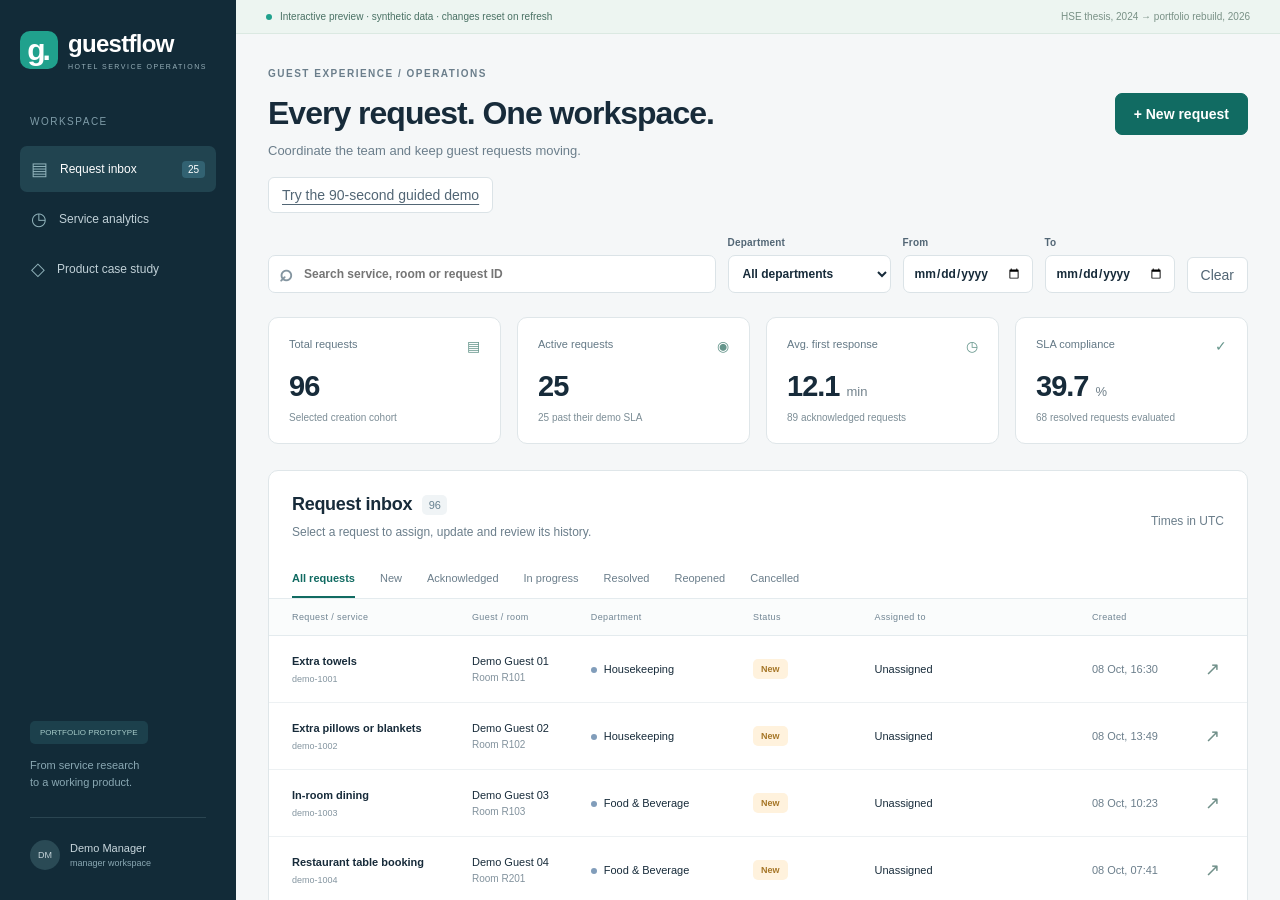
<file: docs/index.html>
<!doctype html><html lang="en"><head><meta charset="utf-8"><meta http-equiv="refresh" content="0;url=demo/"><title>Hotel guest experience demo</title></head><body><a href="demo/">Open interactive synthetic demo</a></body></html>
</file>
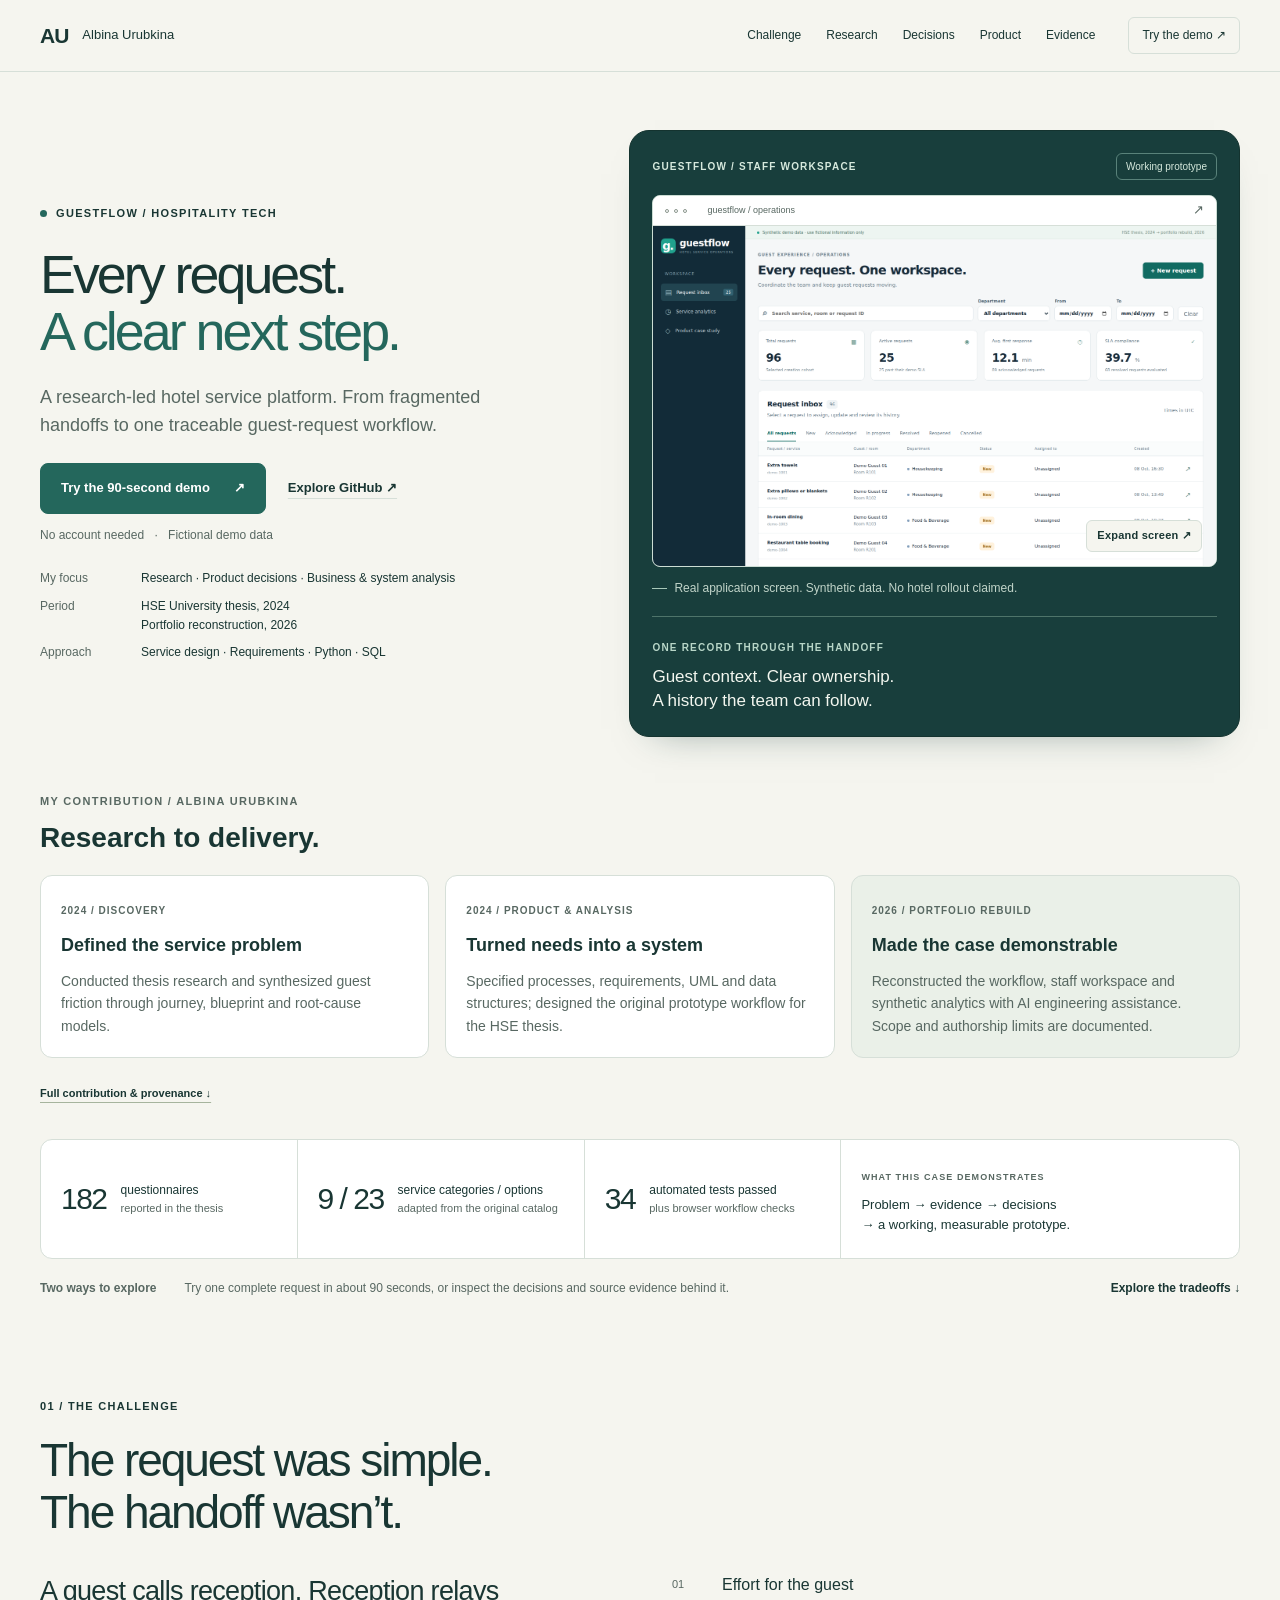
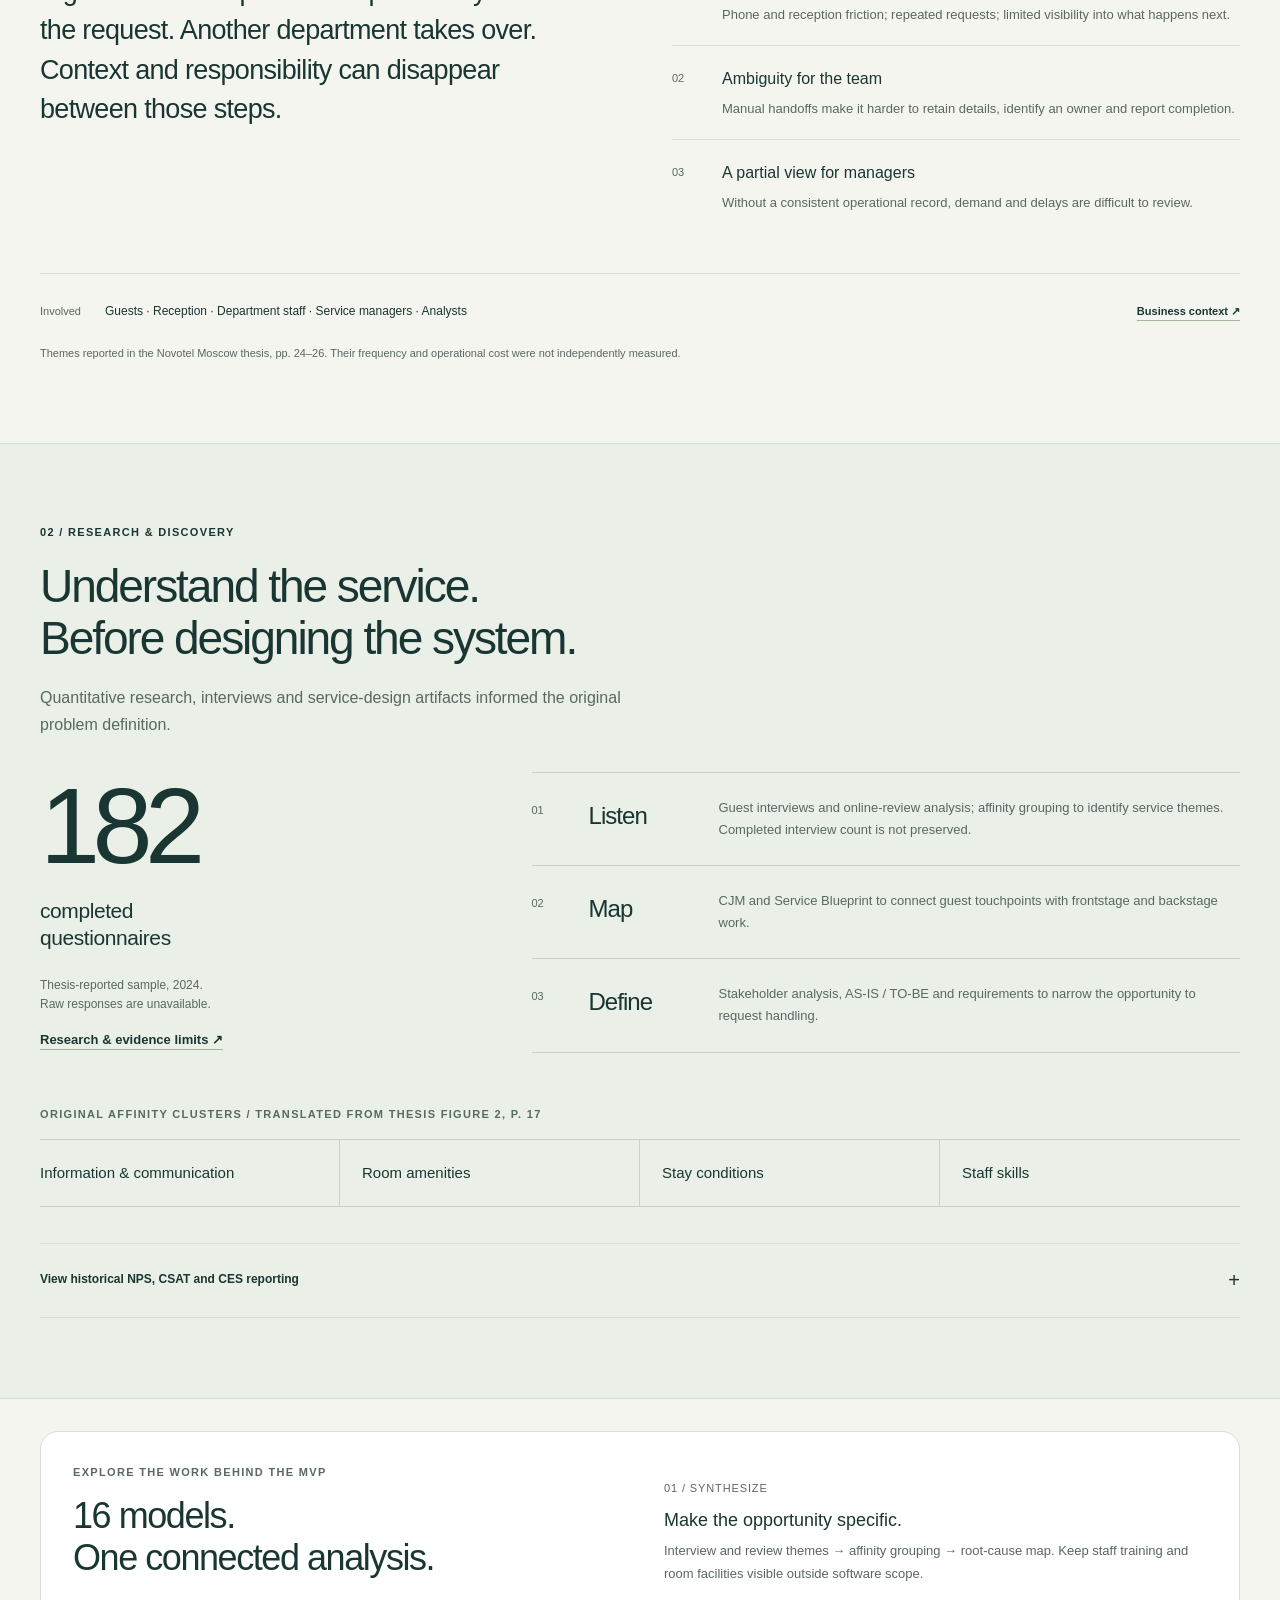
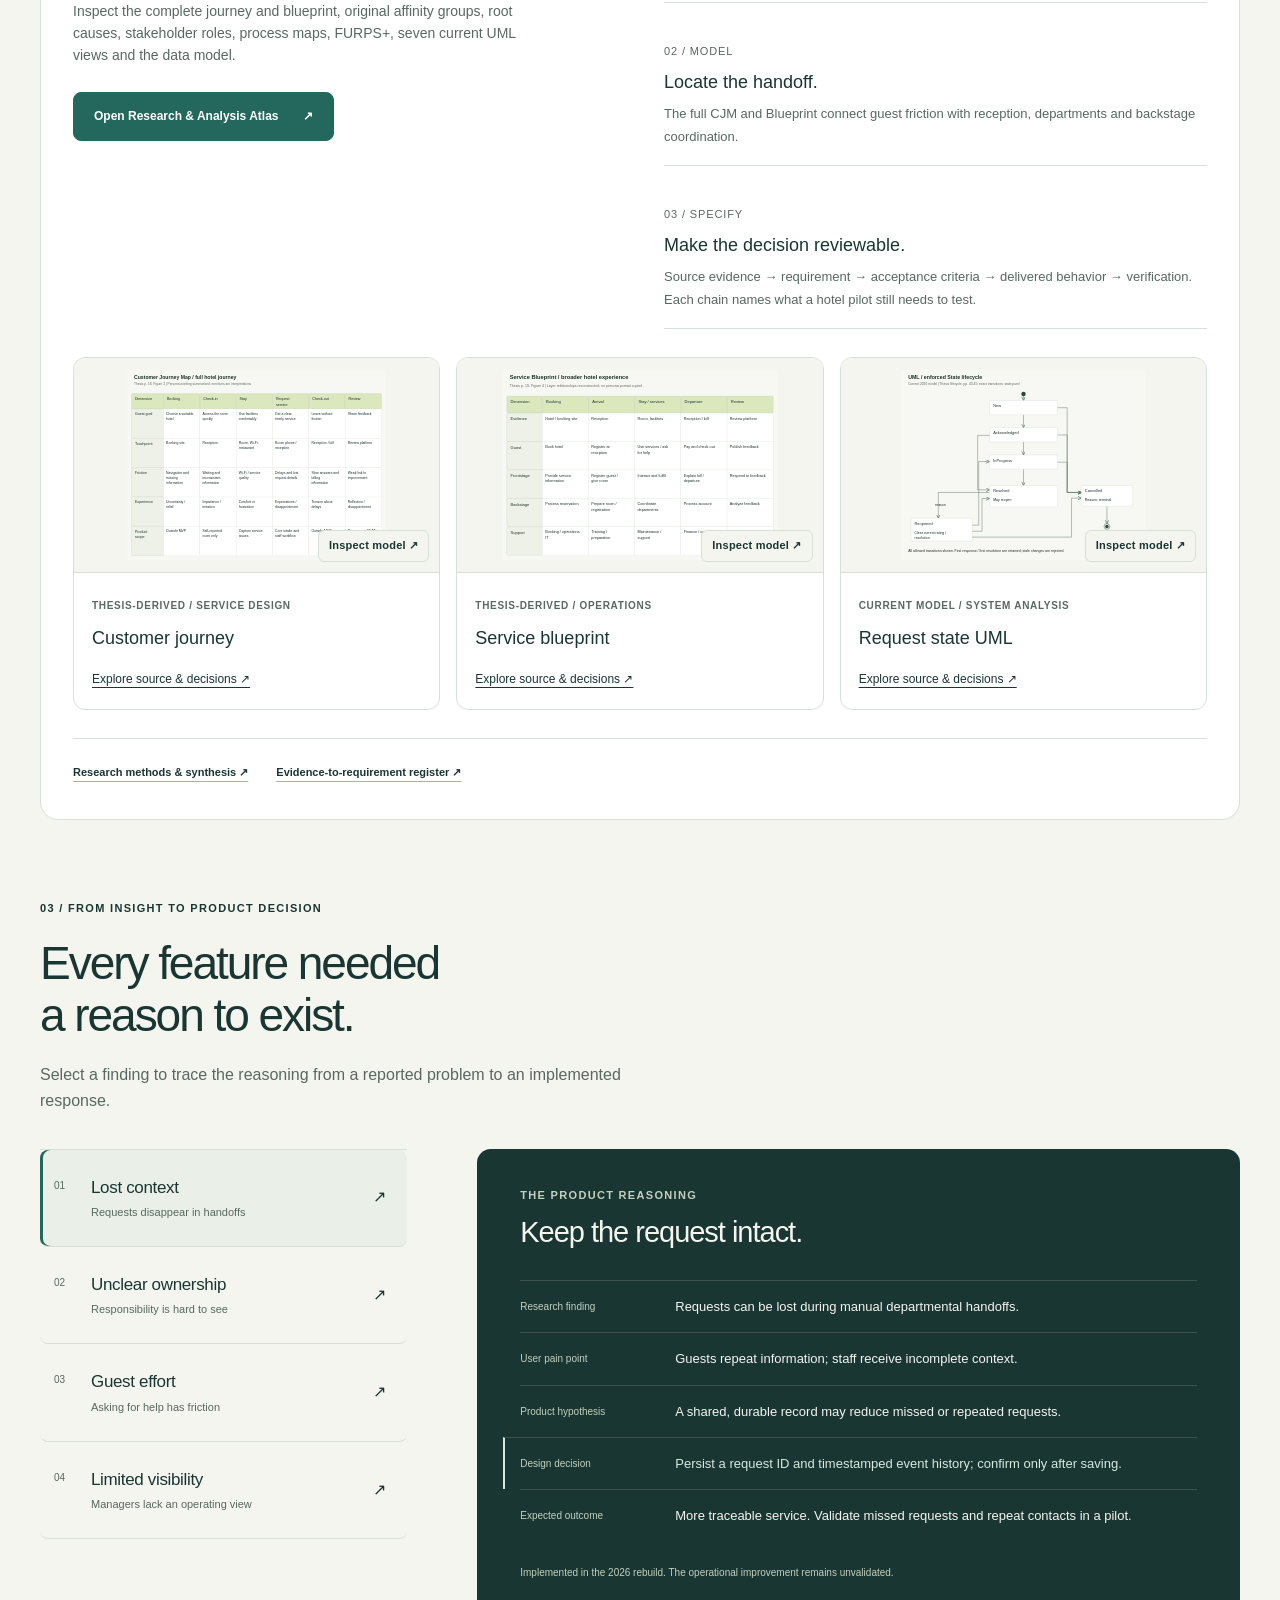
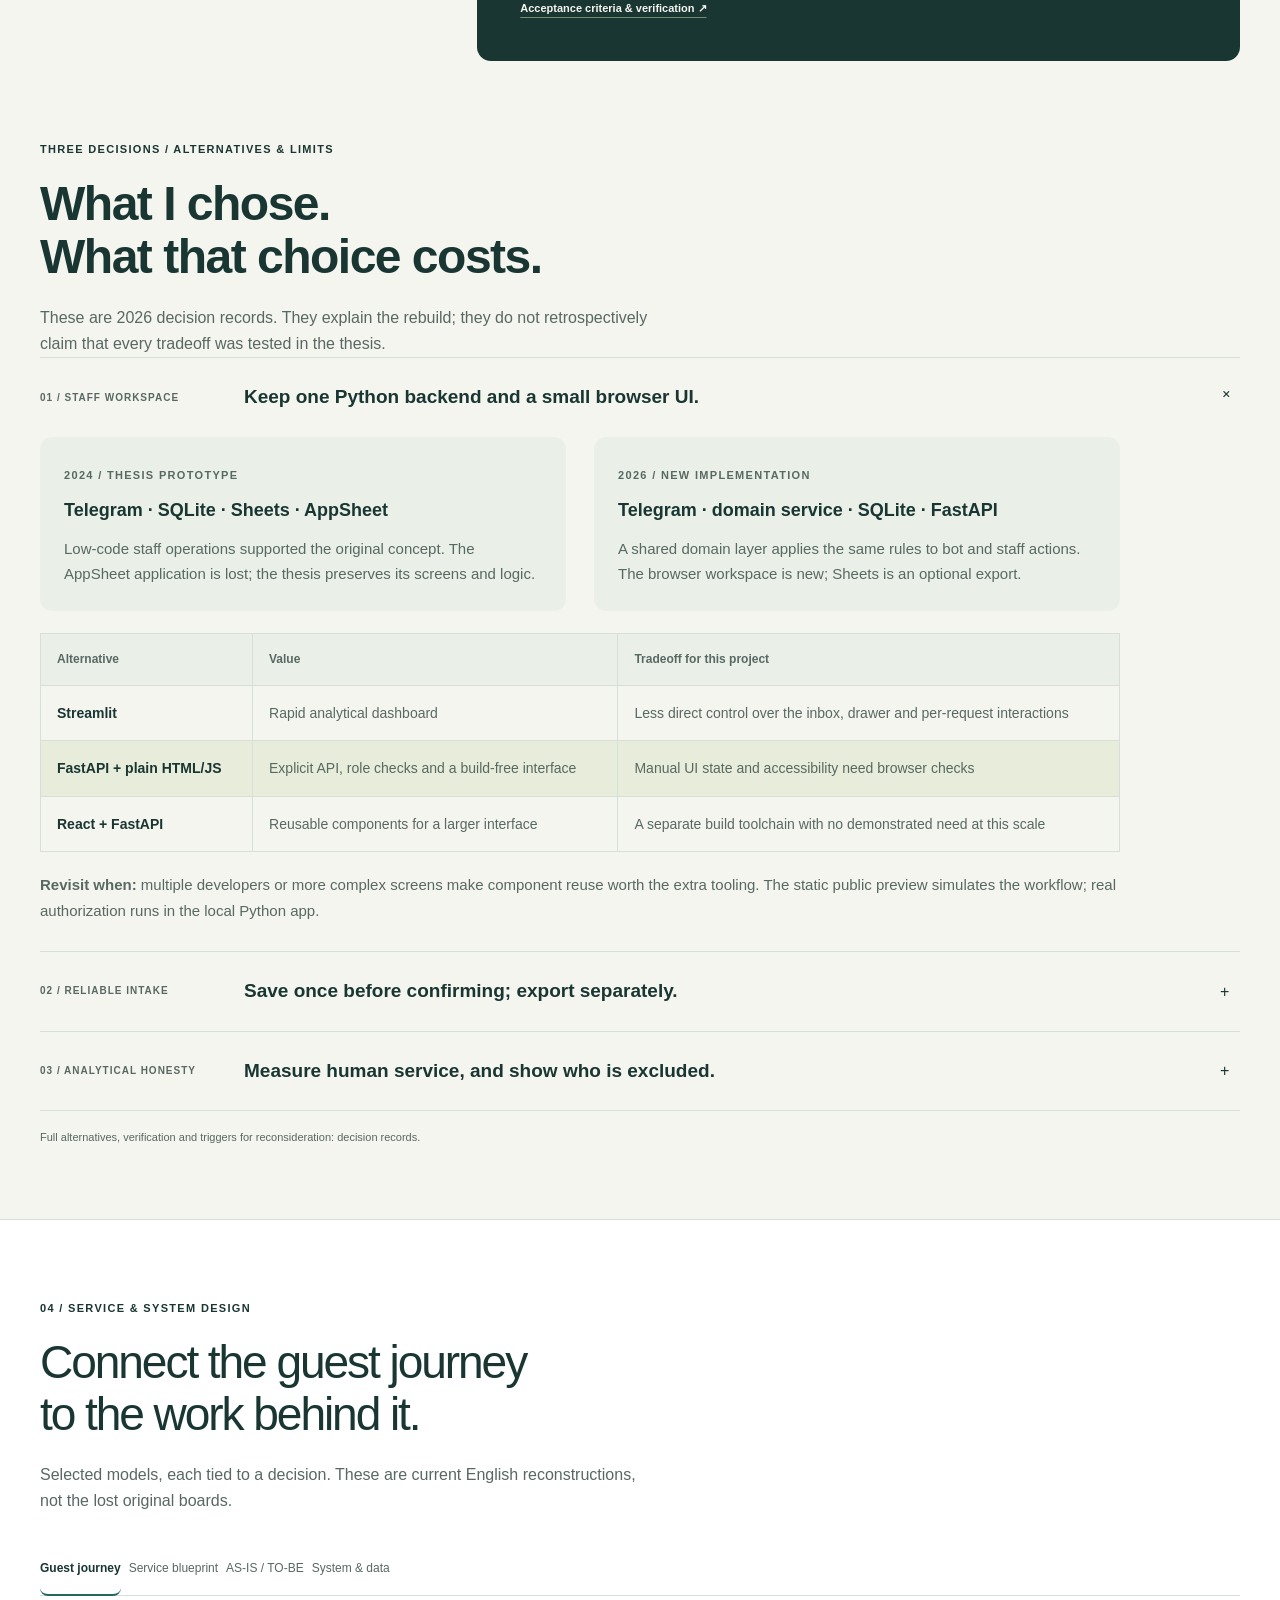
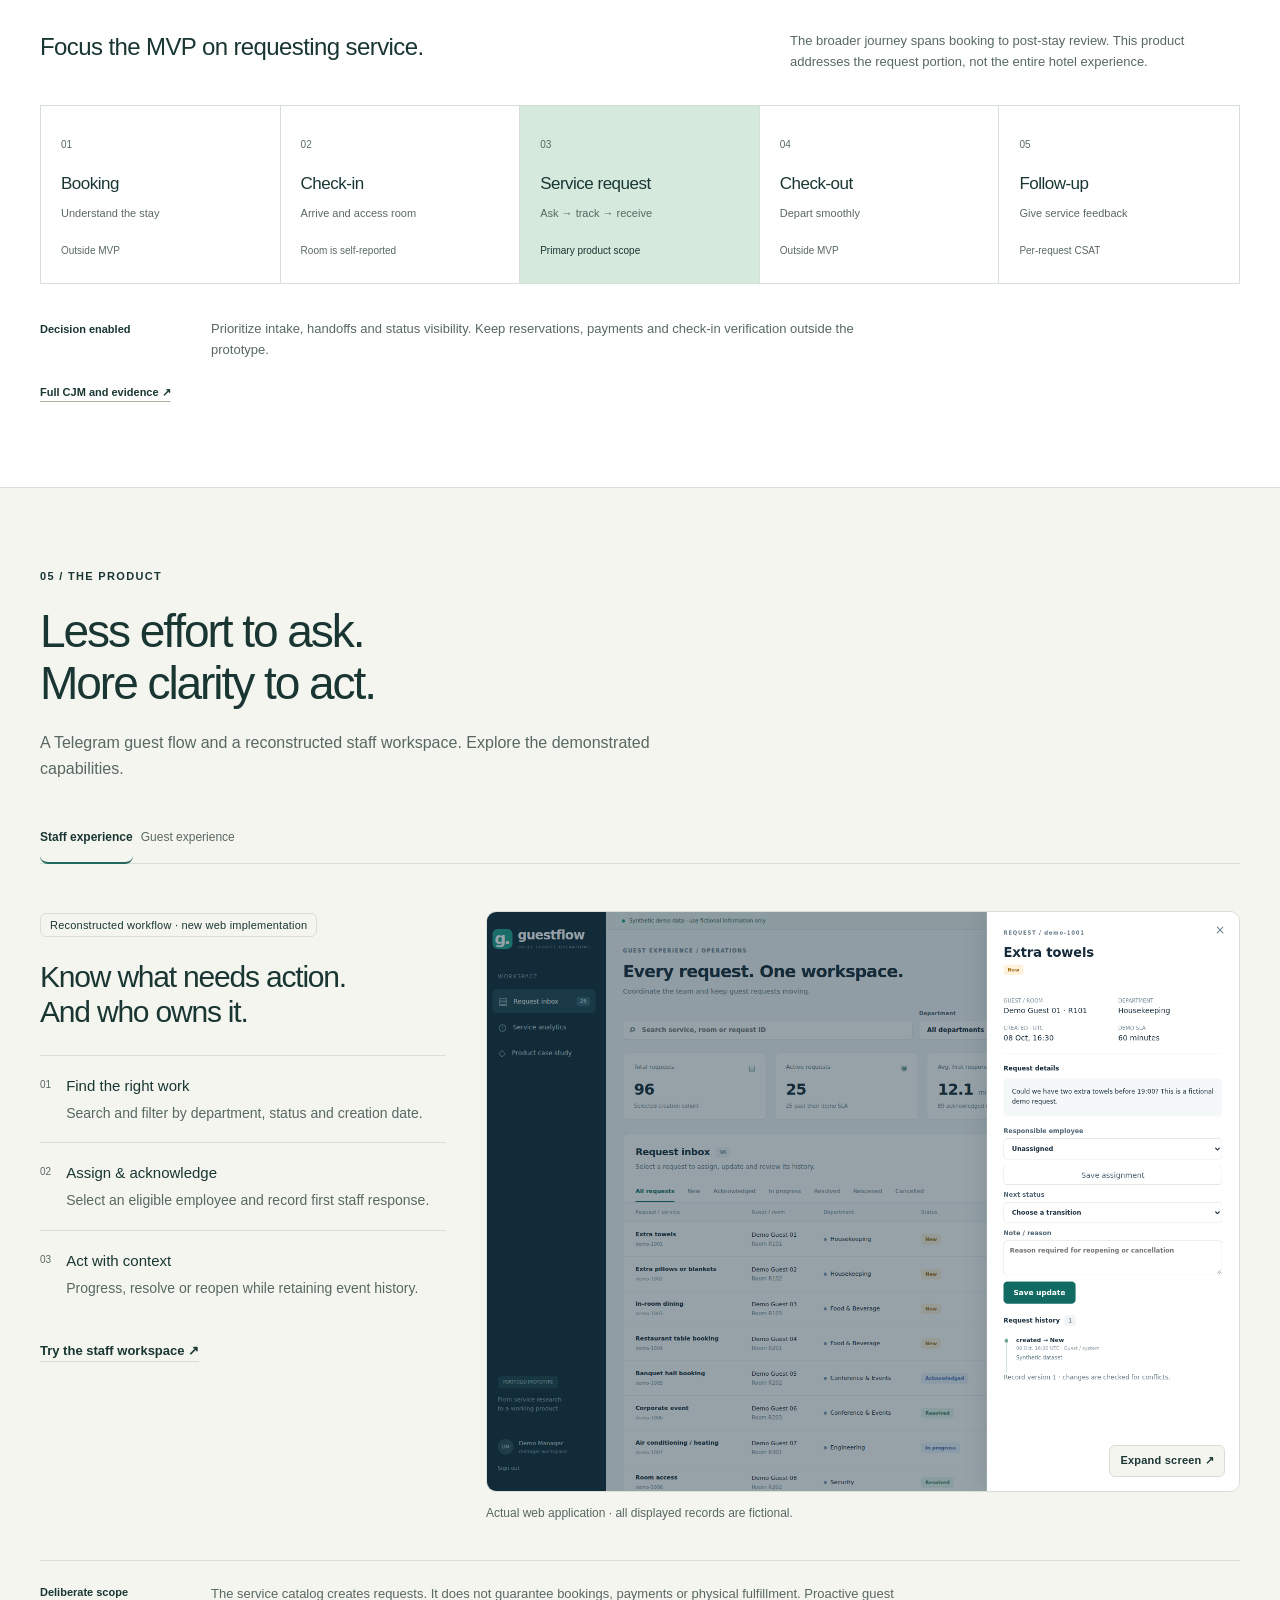
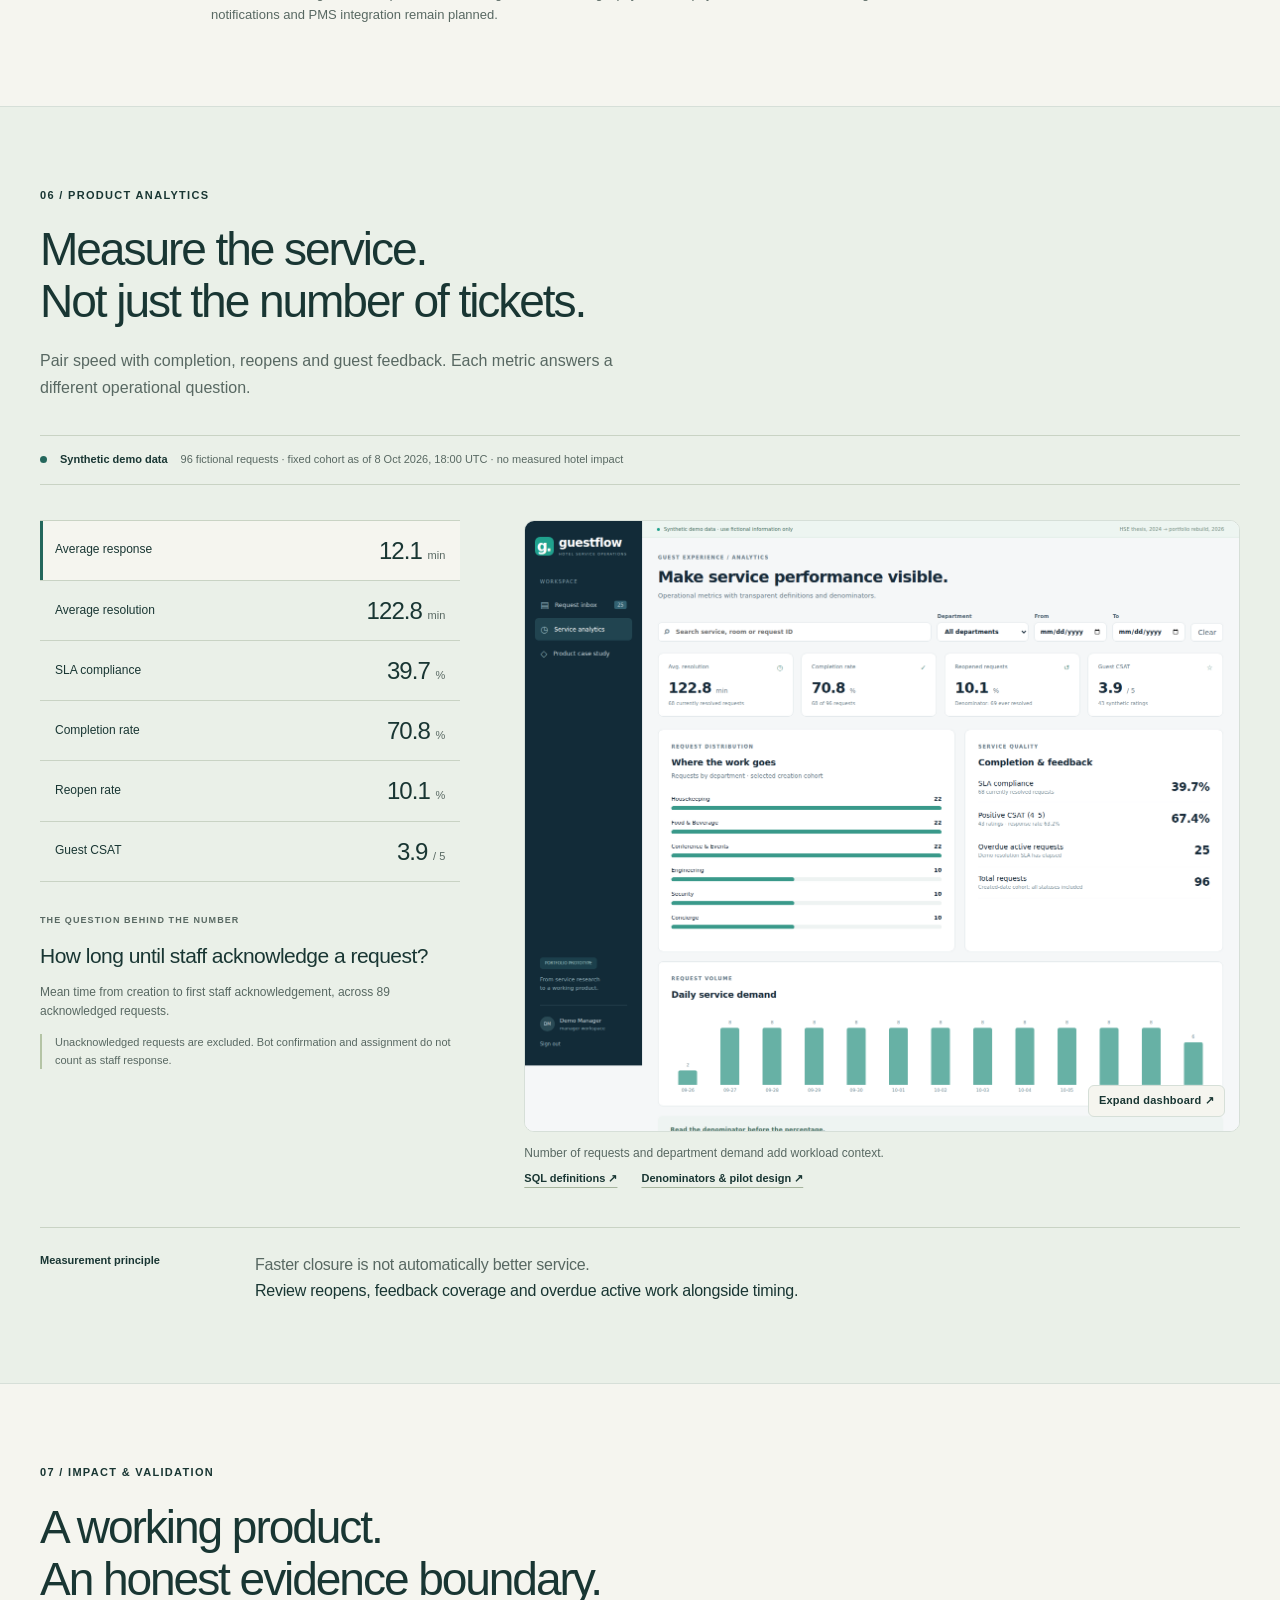
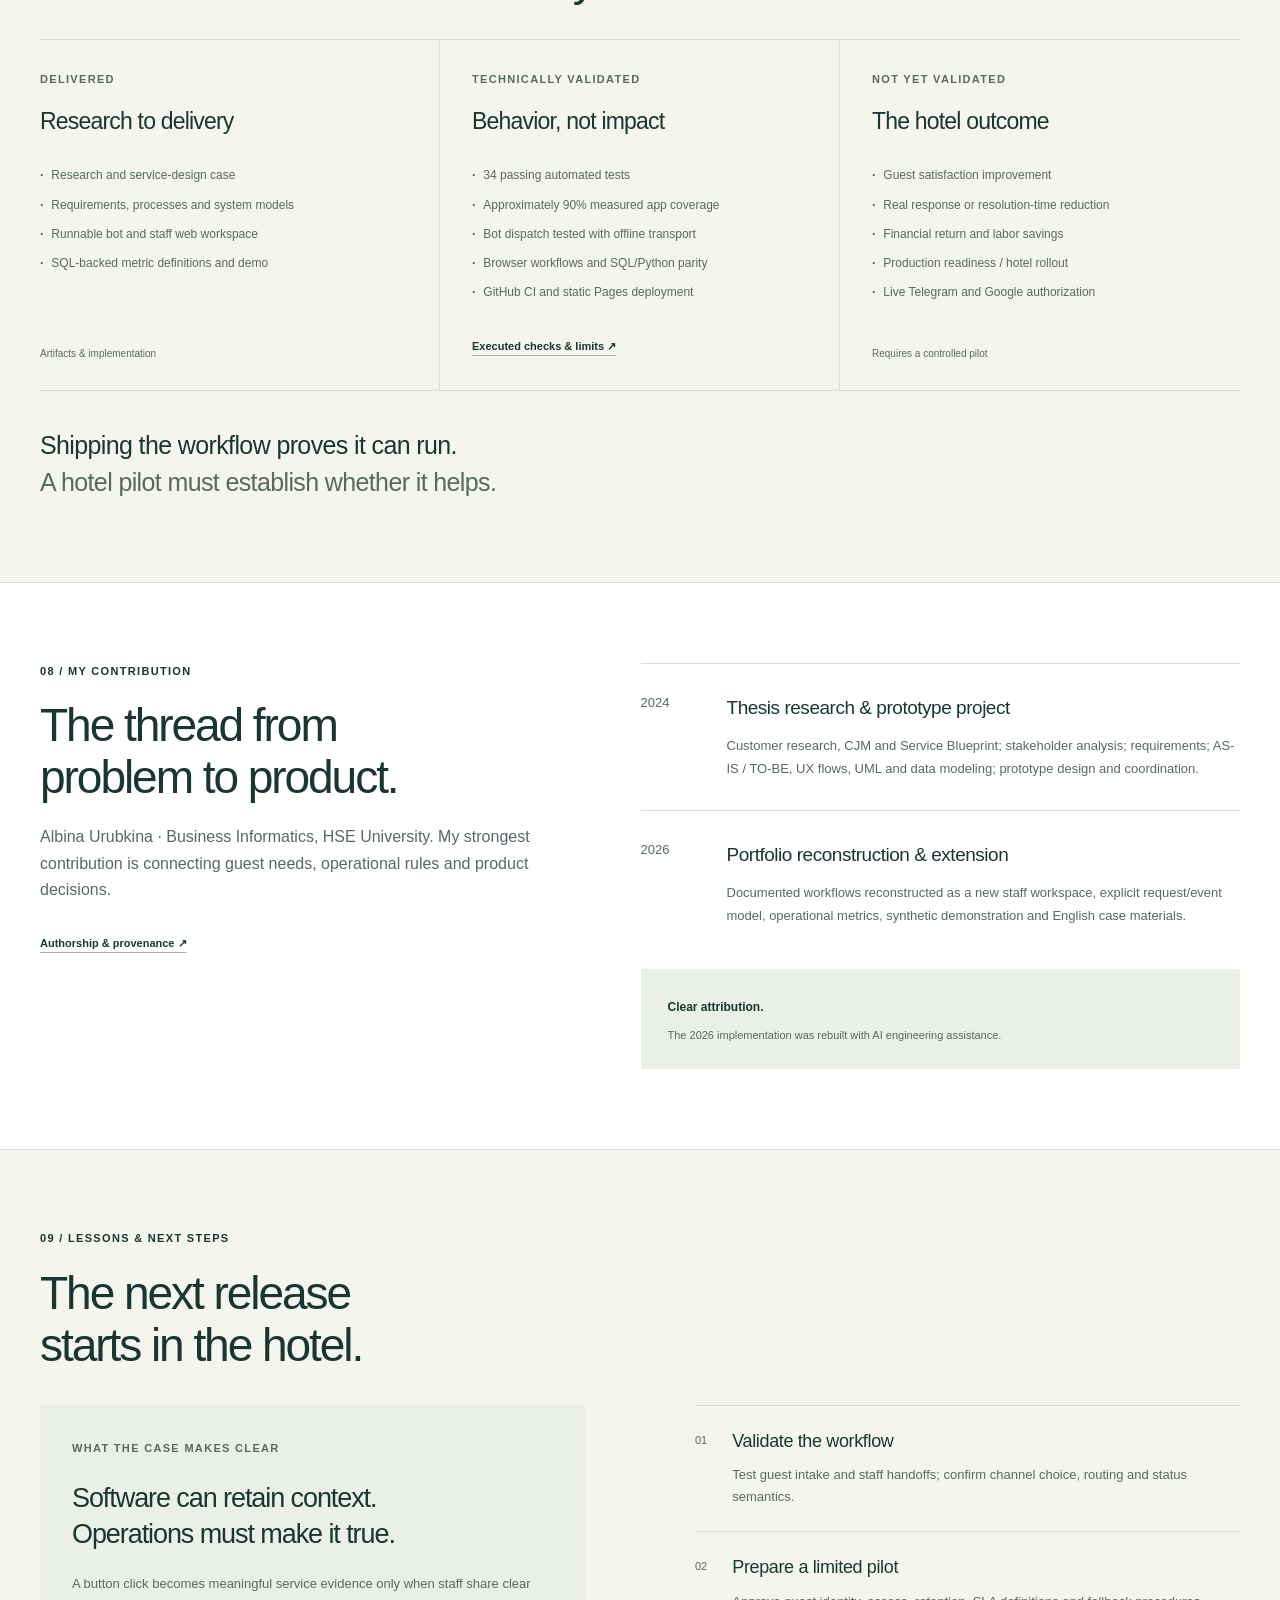
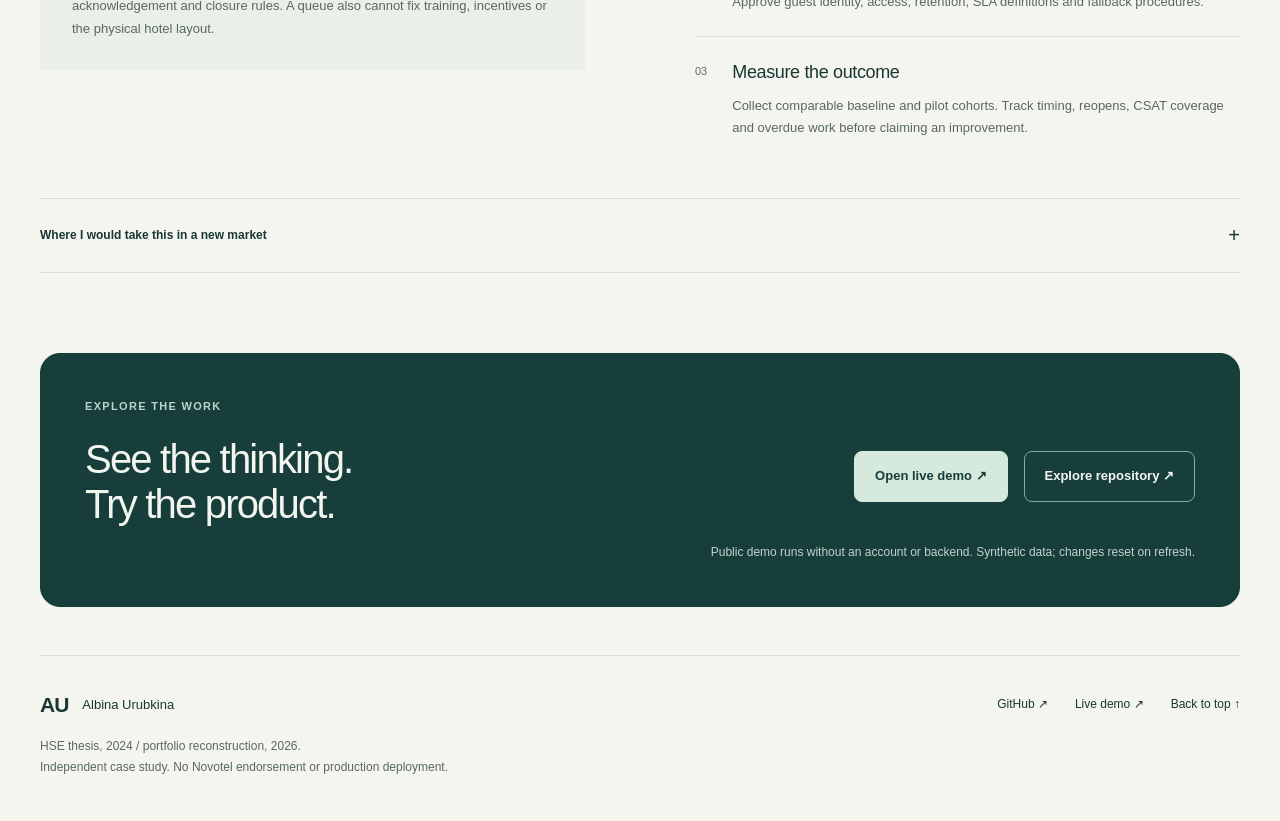
<file: docs/case-study/index.html>
<!doctype html>
<html lang="en">
<head>
  <meta charset="utf-8">
  <meta name="viewport" content="width=device-width, initial-scale=1">
  <meta name="description" content="A research-led hospitality product case by Albina Urubkina: guest research, service design, business analysis and a working service-operations prototype.">
  <meta name="theme-color" content="#f7f8f3">
  <title>Redesigning the Hotel Guest Experience · Albina Urubkina</title>
  <link rel="stylesheet" href="style.css">
  <link rel="stylesheet" href="design.css">
  <link rel="icon" href="favicon.svg" type="image/svg+xml">
  <script src="case-study.js" defer></script>
</head>
<body id="top">
<a class="skip-link" href="#main">Skip to content</a>
<header class="site-header">
  <a class="wordmark" href="#top" aria-label="Albina Urubkina, back to top">AU<span>Albina Urubkina</span></a>
  <button class="menu-toggle" aria-expanded="false" aria-controls="page-nav">Menu <span aria-hidden="true">+</span></button>
  <nav id="page-nav" aria-label="Case study navigation">
    <a href="#challenge">Challenge</a><a href="#research">Research</a><a href="#decisions">Decisions</a><a href="#product">Product</a><a href="#validation">Evidence</a>
    <a class="nav-demo" href="../demo/">Try the demo <span aria-hidden="true">↗</span></a>
  </nav>
  <div class="read-progress" aria-hidden="true"><span></span></div>
</header>
<main id="main">
  <section class="hero wrap" aria-labelledby="hero-title">
    <div class="hero-copy">
      <p class="eyebrow"><span class="status-dot" aria-hidden="true"></span> GUESTFLOW / HOSPITALITY TECH</p>
      <h1 id="hero-title">Every request.<br><span>A clear next step.</span></h1>
      <p class="hero-intro">A research-led hotel service platform. From fragmented handoffs to one traceable guest-request workflow.</p>
      <div class="hero-actions"><a class="button primary" href="../demo/?tour=request">Try the 90-second demo <span aria-hidden="true">↗</span></a><a class="text-link" href="https://github.com/alyalbina/hotel-guest-experience-platform">Explore GitHub <span aria-hidden="true">↗</span></a></div>
      <p class="hero-demo-note">No account needed <span aria-hidden="true">·</span> Fictional demo data</p>
      <dl class="project-meta">
        <div><dt>My focus</dt><dd>Research · Product decisions · Business &amp; system analysis</dd></div>
        <div><dt>Period</dt><dd>HSE University thesis, 2024<br>Portfolio reconstruction, 2026</dd></div>
        <div><dt>Approach</dt><dd>Service design · Requirements · Python · SQL</dd></div>
      </dl>
    </div>
    <figure class="hero-product">
      <div class="screen-label"><span>GUESTFLOW / STAFF WORKSPACE</span><span class="tag">Working prototype</span></div>
      <button class="screenshot hero-shot" data-zoom="../screenshots/inbox.png" data-caption="Actual staff request inbox. All guest records and metrics shown are synthetic." aria-label="Enlarge the staff request inbox screenshot">
        <span class="browser-bar" aria-hidden="true"><i></i><i></i><i></i><span>guestflow / operations</span><b>↗</b></span>
        <img src="../screenshots/inbox.png" width="1440" height="1620" fetchpriority="high" alt="Guestflow staff inbox with department filters, response metrics and a table of fictional guest requests.">
        <span class="zoom-hint" aria-hidden="true">Expand screen ↗</span>
      </button>
      <figcaption><span class="caption-line"></span>Real application screen. Synthetic data. No hotel rollout claimed.</figcaption>
      <div class="hero-principle"><span class="mini-label">ONE RECORD THROUGH THE HANDOFF</span><p>Guest context. Clear ownership.<br><strong>A history the team can follow.</strong></p></div>
    </figure>
  </section>

  <section class="early-contribution wrap" aria-labelledby="early-contribution-title">
    <div><p class="mini-label">MY CONTRIBUTION / ALBINA URUBKINA</p><h2 id="early-contribution-title">Research to delivery.</h2></div>
    <div class="contribution-cards"><article><span>2024 / DISCOVERY</span><h3>Defined the service problem</h3><p>Conducted thesis research and synthesized guest friction through journey, blueprint and root-cause models.</p></article><article><span>2024 / PRODUCT &amp; ANALYSIS</span><h3>Turned needs into a system</h3><p>Specified processes, requirements, UML and data structures; designed the original prototype workflow for the HSE thesis.</p></article><article><span>2026 / PORTFOLIO REBUILD</span><h3>Made the case demonstrable</h3><p>Reconstructed the workflow, staff workspace and synthetic analytics with AI engineering assistance. Scope and authorship limits are documented.</p></article></div>
    <a class="source-link" href="#contribution">Full contribution &amp; provenance ↓</a>
  </section>

  <section class="proof-strip wrap" aria-label="Project at a glance">
    <div><strong>182</strong><span>questionnaires<br><small>reported in the thesis</small></span></div>
    <div><strong>9 / 23</strong><span>service categories / options<br><small>adapted from the original catalog</small></span></div>
    <div><strong>34</strong><span>automated tests passed<br><small>plus browser workflow checks</small></span></div>
    <div class="proof-outcome"><span class="mini-label">WHAT THIS CASE DEMONSTRATES</span><p>Problem → evidence → decisions<br>→ a working, measurable prototype.</p></div>
  </section>

  <div class="reader-note wrap"><span>Two ways to explore</span><p>Try one complete request in about 90 seconds, or inspect the decisions and source evidence behind it.</p><a href="#decisions">Explore the tradeoffs <span aria-hidden="true">↓</span></a></div>

  <section id="challenge" class="section wrap" aria-labelledby="challenge-title">
    <div class="section-head"><p class="eyebrow">01 / THE CHALLENGE</p><h2 id="challenge-title">The request was simple.<br>The handoff wasn’t.</h2></div>
    <div class="challenge-layout">
      <p class="lead">A guest calls reception. Reception relays the request. Another department takes over. Context and responsibility can disappear between those steps.</p>
      <div class="challenge-lines">
        <div><span>01</span><h3>Effort for the guest</h3><p>Phone and reception friction; repeated requests; limited visibility into what happens next.</p></div>
        <div><span>02</span><h3>Ambiguity for the team</h3><p>Manual handoffs make it harder to retain details, identify an owner and report completion.</p></div>
        <div><span>03</span><h3>A partial view for managers</h3><p>Without a consistent operational record, demand and delays are difficult to review.</p></div>
      </div>
    </div>
    <div class="scope-line"><span>Involved</span><p>Guests · Reception · Department staff · Service managers · Analysts</p><a class="source-link" href="https://github.com/alyalbina/hotel-guest-experience-platform/blob/main/docs/brd.md">Business context ↗</a></div>
    <p class="source-note">Themes reported in the Novotel Moscow thesis, pp. 24–26. Their frequency and operational cost were not independently measured.</p>
  </section>

  <section id="research" class="section research-section" aria-labelledby="research-title">
    <div class="wrap">
      <div class="section-head"><p class="eyebrow">02 / RESEARCH &amp; DISCOVERY</p><h2 id="research-title">Understand the service.<br>Before designing the system.</h2><p class="section-intro">Quantitative research, interviews and service-design artifacts informed the original problem definition.</p></div>
      <div class="research-layout">
        <div class="research-number"><strong>182<span>completed<br>questionnaires</span></strong><p>Thesis-reported sample, 2024.<br>Raw responses are unavailable.</p><a class="source-link" href="https://github.com/alyalbina/hotel-guest-experience-platform/blob/main/docs/research.md">Research &amp; evidence limits ↗</a></div>
        <div class="research-methods"><div><span class="method-index">01</span><h3>Listen</h3><p>Guest interviews and online-review analysis; affinity grouping to identify service themes. Completed interview count is not preserved.</p></div><div><span class="method-index">02</span><h3>Map</h3><p>CJM and Service Blueprint to connect guest touchpoints with frontstage and backstage work.</p></div><div><span class="method-index">03</span><h3>Define</h3><p>Stakeholder analysis, AS-IS / TO-BE and requirements to narrow the opportunity to request handling.</p></div></div>
      </div>
      <div class="research-themes"><p class="mini-label">ORIGINAL AFFINITY CLUSTERS / TRANSLATED FROM THESIS FIGURE 2, P. 17</p><div><span>Information &amp; communication</span><span>Room amenities</span><span>Stay conditions</span><span>Staff skills</span></div></div>
      <details class="evidence-details"><summary>View historical NPS, CSAT and CES reporting <span aria-hidden="true">+</span></summary><div class="historical-metrics"><div><span>NPS</span><strong>−2.34</strong><p>Reported as an “average”; calculation and promoter/detractor counts unavailable.</p></div><div><span>CSAT</span><strong>3.02 <small>/ 5</small></strong><p>Reported mean score, not a satisfied-response percentage.</p></div><div><span>CES</span><strong>3.48 <small>/ 7</small></strong><p>Question wording and scale direction unavailable; no directional interpretation.</p></div></div><p class="source-note">Thesis-reported aggregates, not independently recomputed and not before/after results. These values are separate from the synthetic product analytics below.</p></details>
    </div>
  </section>

  <section id="research-atlas" class="wrap" aria-label="Research and analysis in depth">
    <div class="research-atlas-teaser">
      <div><p class="mini-label">EXPLORE THE WORK BEHIND THE MVP</p><h3>16 models.<br>One connected analysis.</h3><p>Inspect the complete journey and blueprint, original affinity groups, root causes, stakeholder roles, process maps, FURPS+, seven current UML views and the data model.</p><a class="button primary" href="artifacts/">Open Research &amp; Analysis Atlas <span aria-hidden="true">↗</span></a></div>
      <ol class="research-depth"><li><span>01 / SYNTHESIZE</span><strong>Make the opportunity specific.</strong><p>Interview and review themes → affinity grouping → root-cause map. Keep staff training and room facilities visible outside software scope.</p></li><li><span>02 / MODEL</span><strong>Locate the handoff.</strong><p>The full CJM and Blueprint connect guest friction with reception, departments and backstage coordination.</p></li><li><span>03 / SPECIFY</span><strong>Make the decision reviewable.</strong><p>Source evidence → requirement → acceptance criteria → delivered behavior → verification. Each chain names what a hotel pilot still needs to test.</p></li></ol>
      <div class="artifact-preview-grid" aria-label="Selected research and system models">
        <article class="artifact-preview"><button class="screenshot" data-zoom="assets/journey.svg" data-caption="Full guest journey. English reconstruction of the 2024 thesis model, pp. 18–19; not an original research board." aria-label="Enlarge the full guest journey"><img src="assets/journey.svg" width="1210" height="887" loading="lazy" alt="Reconstructed six-stage guest journey with touchpoints, friction and opportunities."><span class="zoom-hint" aria-hidden="true">Inspect model ↗</span></button><div class="artifact-preview-copy"><span class="mini-label">THESIS-DERIVED / SERVICE DESIGN</span><h4>Customer journey</h4><a href="artifacts/#journey">Explore source &amp; decisions ↗</a></div></article>
        <article class="artifact-preview"><button class="screenshot" data-zoom="assets/blueprint.svg" data-caption="Full Service Blueprint. English reconstruction from thesis p. 20, with guest, frontstage, backstage and support layers." aria-label="Enlarge the full service blueprint"><img src="assets/blueprint.svg" width="1165" height="802" loading="lazy" alt="Reconstructed service blueprint linking guest actions to visible and backstage hotel operations."><span class="zoom-hint" aria-hidden="true">Inspect model ↗</span></button><div class="artifact-preview-copy"><span class="mini-label">THESIS-DERIVED / OPERATIONS</span><h4>Service blueprint</h4><a href="artifacts/#blueprint">Explore source &amp; decisions ↗</a></div></article>
        <article class="artifact-preview"><button class="screenshot" data-zoom="assets/state.svg" data-caption="Request state UML. Current 2026 implementation view informed by thesis pp. 44–45; not the original diagram." aria-label="Enlarge request state UML"><img src="assets/state.svg" width="1120" height="872" loading="lazy" alt="Current request state diagram showing acknowledgement, progress, resolution, reopening and cancellation."><span class="zoom-hint" aria-hidden="true">Inspect model ↗</span></button><div class="artifact-preview-copy"><span class="mini-label">CURRENT MODEL / SYSTEM ANALYSIS</span><h4>Request state UML</h4><a href="artifacts/#state">Explore source &amp; decisions ↗</a></div></article>
      </div>
      <div class="research-deep-links"><a class="source-link" href="https://github.com/alyalbina/hotel-guest-experience-platform/blob/main/docs/research-deep-dive.md">Research methods &amp; synthesis ↗</a><a class="source-link" href="https://github.com/alyalbina/hotel-guest-experience-platform/blob/main/docs/research-traceability.md">Evidence-to-requirement register ↗</a></div>
    </div>
  </section>

  <section id="decisions" class="section wrap" aria-labelledby="decisions-title">
    <div class="section-head"><p class="eyebrow">03 / FROM INSIGHT TO PRODUCT DECISION</p><h2 id="decisions-title">Every feature needed<br>a reason to exist.</h2><p class="section-intro">Select a finding to trace the reasoning from a reported problem to an implemented response.</p></div>
    <div class="decision-layout">
      <div class="decision-selectors" role="tablist" aria-label="Research findings" aria-orientation="vertical">
        <button id="finding-context" role="tab" aria-selected="true" aria-controls="decision-panel" data-finding="context"><span>01</span><strong>Lost context</strong><small>Requests disappear in handoffs</small><b aria-hidden="true">↗</b></button>
        <button id="finding-ownership" role="tab" aria-selected="false" aria-controls="decision-panel" tabindex="-1" data-finding="ownership"><span>02</span><strong>Unclear ownership</strong><small>Responsibility is hard to see</small><b aria-hidden="true">↗</b></button>
        <button id="finding-access" role="tab" aria-selected="false" aria-controls="decision-panel" tabindex="-1" data-finding="access"><span>03</span><strong>Guest effort</strong><small>Asking for help has friction</small><b aria-hidden="true">↗</b></button>
        <button id="finding-visibility" role="tab" aria-selected="false" aria-controls="decision-panel" tabindex="-1" data-finding="visibility"><span>04</span><strong>Limited visibility</strong><small>Managers lack an operating view</small><b aria-hidden="true">↗</b></button>
      </div>
      <div id="decision-panel" class="decision-panel" role="tabpanel" aria-labelledby="finding-context" tabindex="0">
        <p class="mini-label">THE PRODUCT REASONING</p><h3 id="decision-title">Keep the request intact.</h3>
        <ol class="reasoning-chain"><li><span>Research finding</span><p id="decision-finding">Requests can be lost during manual departmental handoffs.</p></li><li><span>User pain point</span><p id="decision-pain">Guests repeat information; staff receive incomplete context.</p></li><li><span>Product hypothesis</span><p id="decision-hypothesis">A shared, durable record may reduce missed or repeated requests.</p></li><li class="implemented"><span>Design decision</span><p id="decision-design">Persist a request ID and timestamped event history; confirm only after saving.</p></li><li><span>Expected outcome</span><p id="decision-outcome">More traceable service. Validate missed requests and repeat contacts in a pilot.</p></li></ol>
        <p class="decision-boundary" id="decision-boundary">Implemented in the 2026 rebuild. The operational improvement remains unvalidated.</p>
        <a id="decision-source" class="source-link" href="https://github.com/alyalbina/hotel-guest-experience-platform/blob/main/docs/user-stories.md">Acceptance criteria &amp; verification ↗</a>
      </div>
    </div>
  </section>

  <section id="tradeoffs" class="wrap decision-records" aria-labelledby="tradeoffs-title">
    <p class="eyebrow">THREE DECISIONS / ALTERNATIVES &amp; LIMITS</p><h2 id="tradeoffs-title">What I chose.<br>What that choice costs.</h2><p class="section-intro">These are 2026 decision records. They explain the rebuild; they do not retrospectively claim that every tradeoff was tested in the thesis.</p>
    <details class="tradeoff" open><summary><span>01 / STAFF WORKSPACE</span><strong>Keep one Python backend and a small browser UI.</strong><span aria-hidden="true">+</span></summary><div class="tradeoff-content">
      <div class="era-comparison"><article><span class="mini-label">2024 / THESIS PROTOTYPE</span><h3>Telegram · SQLite · Sheets · AppSheet</h3><p>Low-code staff operations supported the original concept. The AppSheet application is lost; the thesis preserves its screens and logic.</p></article><article><span class="mini-label">2026 / NEW IMPLEMENTATION</span><h3>Telegram · domain service · SQLite · FastAPI</h3><p>A shared domain layer applies the same rules to bot and staff actions. The browser workspace is new; Sheets is an optional export.</p></article></div>
      <div class="table-region" tabindex="0" role="region" aria-label="Staff workspace alternatives"><table class="choice-table"><thead><tr><th scope="col">Alternative</th><th scope="col">Value</th><th scope="col">Tradeoff for this project</th></tr></thead><tbody><tr><th scope="row">Streamlit</th><td>Rapid analytical dashboard</td><td>Less direct control over the inbox, drawer and per-request interactions</td></tr><tr class="chosen"><th scope="row">FastAPI + plain HTML/JS</th><td>Explicit API, role checks and a build-free interface</td><td>Manual UI state and accessibility need browser checks</td></tr><tr><th scope="row">React + FastAPI</th><td>Reusable components for a larger interface</td><td>A separate build toolchain with no demonstrated need at this scale</td></tr></tbody></table></div>
      <p><strong>Revisit when:</strong> multiple developers or more complex screens make component reuse worth the extra tooling. The static public preview simulates the workflow; real authorization runs in the local Python app.</p>
    </div></details>
    <details class="tradeoff"><summary><span>02 / RELIABLE INTAKE</span><strong>Save once before confirming; export separately.</strong><span aria-hidden="true">+</span></summary><div class="tradeoff-content"><h3>The failure case matters.</h3><p>Two non-atomic writes to SQLite and Sheets can leave different records of one request. The rebuild commits the request and its first event in one local transaction, then confirms capture. A Sheets outage does not prevent intake.</p><div class="tradeoff-pair"><div><strong>Chosen</strong><p>SQLite as the operational authority; optional explicit Sheets snapshots; constrained status transitions and record versions.</p></div><div><strong>Cost &amp; boundary</strong><p>One host and local file storage. No bidirectional Sheets sync, PMS integration or proof of physical fulfillment. Concurrent writes and multiple instances may justify PostgreSQL later.</p></div></div><p><strong>Evidence:</strong> transaction, transition and stale-version tests verify software behavior. A hotel pilot must still test whether fewer requests are missed.</p></div></details>
    <details class="tradeoff"><summary><span>03 / ANALYTICAL HONESTY</span><strong>Measure human service, and show who is excluded.</strong><span aria-hidden="true">+</span></summary><div class="tradeoff-content"><h3>A fast average can hide a waiting guest.</h3><p>Assignment does not count as a human response. First acknowledgement has its own timestamp. Resolution time and SLA compliance include currently resolved requests, so overdue active work appears beside those metrics.</p><div class="tradeoff-pair"><div><strong>Synthetic snapshot</strong><p>68 of 96 requests are resolved; 27 of those 68 meet their assumed SLA (39.7%). Another 25 active requests are overdue at the fixed demo clock.</p></div><div><strong>Decision to test</strong><p>Review the oldest overdue requests and department workload before changing staffing. The dataset cannot establish causes, forecast hotel demand or demonstrate impact.</p></div></div><p><strong>Next evidence:</strong> validate timestamps and SLA rules with staff, then compare a real baseline and pilot cohort. Segment by service and department; include cancellations, reopening and feedback response rates.</p><a class="source-link" href="https://github.com/alyalbina/hotel-guest-experience-platform/blob/main/docs/analytics-case.md">SQL → result → decision → validation ↗</a></div></details>
    <p class="source-note">Full alternatives, verification and triggers for reconsideration: <a href="https://github.com/alyalbina/hotel-guest-experience-platform/blob/main/docs/decision-records.md">decision records</a>.</p>
  </section>

  <section id="design" class="section design-section" aria-labelledby="design-title">
    <div class="wrap">
      <div class="section-head"><p class="eyebrow">04 / SERVICE &amp; SYSTEM DESIGN</p><h2 id="design-title">Connect the guest journey<br>to the work behind it.</h2><p class="section-intro">Selected models, each tied to a decision. These are current English reconstructions, not the lost original boards.</p></div>
      <div class="tab-bar" role="tablist" aria-label="Design artifacts"><button id="artifact-journey" role="tab" aria-selected="true" aria-controls="panel-journey" data-tab="journey">Guest journey</button><button id="artifact-blueprint" role="tab" aria-selected="false" aria-controls="panel-blueprint" data-tab="blueprint" tabindex="-1">Service blueprint</button><button id="artifact-process" role="tab" aria-selected="false" aria-controls="panel-process" data-tab="process" tabindex="-1">AS-IS / TO-BE</button><button id="artifact-system" role="tab" aria-selected="false" aria-controls="panel-system" data-tab="system" tabindex="-1">System &amp; data</button></div>
      <div class="artifact-stage">
        <div id="panel-journey" role="tabpanel" aria-labelledby="artifact-journey" tabindex="0">
          <div class="artifact-caption"><h3>Focus the MVP on requesting service.</h3><p>The broader journey spans booking to post-stay review. This product addresses the request portion, not the entire hotel experience.</p></div>
          <ol class="journey-stages"><li><span>01</span><h4>Booking</h4><p>Understand the stay</p><small>Outside MVP</small></li><li><span>02</span><h4>Check-in</h4><p>Arrive and access room</p><small>Room is self-reported</small></li><li class="focus-stage"><span>03</span><h4>Service request</h4><p>Ask → track → receive</p><small>Primary product scope</small></li><li><span>04</span><h4>Check-out</h4><p>Depart smoothly</p><small>Outside MVP</small></li><li><span>05</span><h4>Follow-up</h4><p>Give service feedback</p><small>Per-request CSAT</small></li></ol>
          <div class="artifact-takeaway"><span>Decision enabled</span><p>Prioritize intake, handoffs and status visibility. Keep reservations, payments and check-in verification outside the prototype.</p></div><a class="source-link" href="https://github.com/alyalbina/hotel-guest-experience-platform/blob/main/docs/customer-journey.md">Full CJM and evidence ↗</a>
        </div>
        <div id="panel-blueprint" role="tabpanel" aria-labelledby="artifact-blueprint" tabindex="0" hidden>
          <div class="artifact-caption"><h3>Make the handoff visible across layers.</h3><p>A focused TO-BE blueprint of the demonstrated service workflow.</p></div>
          <div class="table-region" tabindex="0" role="region" aria-label="Service blueprint table, horizontally scrollable on smaller screens"><table class="blueprint"><thead><tr><th scope="col">Layer</th><th scope="col">Capture</th><th scope="col">Triage</th><th scope="col">Fulfill</th><th scope="col">Follow up</th></tr></thead><tbody><tr><th scope="row">Guest</th><td>Submit details</td><td>Wait / check status</td><td>Receive service</td><td>Rate resolved request</td></tr><tr><th scope="row">Frontstage</th><td>Telegram confirmation</td><td>Staff inbox &amp; assignment</td><td>Staff record progress</td><td>Status lookup / CSAT</td></tr><tr class="backstage-row"><th scope="row">Backstage</th><td>Request + event transaction</td><td>Department &amp; role checks</td><td>Validated state changes</td><td>Rating rules &amp; history</td></tr><tr><th scope="row">Support</th><td>Catalog / room configuration</td><td>Staff procedures</td><td>Durable storage</td><td>Metrics &amp; review</td></tr></tbody></table></div>
          <div class="artifact-takeaway"><span>Decision enabled</span><p>A saved bot message is not a human response. Staff acknowledgement has its own timestamp, and physical service still depends on hotel operations.</p></div><a class="source-link" href="https://github.com/alyalbina/hotel-guest-experience-platform/blob/main/docs/service-blueprint.md">Full blueprint and failure controls ↗</a>
        </div>
        <div id="panel-process" role="tabpanel" aria-labelledby="artifact-process" tabindex="0" hidden>
          <div class="artifact-caption"><h3>Replace ambiguous handoffs with explicit states.</h3><p>Compare the thesis-derived manual process with the current implementation.</p></div>
          <div class="process-comparison"><div><span class="mini-label">AS-IS / MANUAL</span><ol><li>Guest phones or visits reception</li><li>Reception accepts and relays details</li><li>Department performs service</li><li>Completion is reported manually</li></ol><p>Abandonment and repeated contacts appear in the source model; their frequency is unknown.</p></div><div><span class="mini-label">TO-BE / CURRENT PROTOTYPE</span><ol><li>Guest submits structured details</li><li>Request + event commit before confirmation</li><li>Eligible staff assign and acknowledge</li><li>Progress, resolve or reopen with a reason</li></ol><p>One durable record across the handoff, with explicit responsibility and history.</p></div></div>
          <div class="artifact-takeaway"><span>Decision enabled</span><p>Model acknowledgement, progress, resolution and reopening separately; prevent arbitrary status edits and silent concurrent overwrites.</p></div><a class="source-link" href="https://github.com/alyalbina/hotel-guest-experience-platform/blob/main/docs/processes.md">Processes ↗</a><a class="source-link adjacent-link" href="https://github.com/alyalbina/hotel-guest-experience-platform/blob/main/docs/diagrams/state.puml">State UML source ↗</a>
        </div>
        <div id="panel-system" role="tabpanel" aria-labelledby="artifact-system" tabindex="0" hidden>
          <div class="artifact-caption"><h3>One operational source of truth.</h3><p>The bot and staff API share the same domain service and SQLite database. Optional Sheets export sits outside the intake path.</p></div>
          <div class="system-layout"><img src="../diagrams/architecture.svg" width="1120" height="600" loading="lazy" alt="Guest Telegram bot and staff FastAPI converge on a Python domain service and SQLite. Google Sheets is an optional snapshot; static preview uses synthetic browser data."><div class="data-outline"><span class="mini-label">SELECTED DATA RELATIONSHIPS</span><dl><div><dt>Guest → Requests</dt><dd>A guest can submit multiple requests.</dd></div><div><dt>Department → Requests</dt><dd>Category supplies routing; staff assignment stays explicit.</dd></div><div><dt>Request → Events</dt><dd>Creation and subsequent actions retain timestamps and context.</dd></div></dl><p>Version checks protect simultaneous edits. This is an operational history, not a tamper-proof ledger.</p></div></div>
          <div class="artifact-takeaway"><span>Decision enabled</span><p>Keep intake working during a Sheets outage. Use a lean, build-free stack suited to a single-hotel demonstrator.</p></div><a class="source-link" href="https://github.com/alyalbina/hotel-guest-experience-platform/blob/main/docs/architecture.md">Architecture decisions ↗</a><a class="source-link adjacent-link" href="https://github.com/alyalbina/hotel-guest-experience-platform/blob/main/docs/data-model.md">ERD ↗</a><a class="source-link adjacent-link" href="https://github.com/alyalbina/hotel-guest-experience-platform/blob/main/docs/uml.md">Seven UML views ↗</a>
        </div>
      </div>
    </div>
  </section>

  <section id="product" class="section wrap" aria-labelledby="product-title">
    <div class="section-head"><p class="eyebrow">05 / THE PRODUCT</p><h2 id="product-title">Less effort to ask.<br>More clarity to act.</h2><p class="section-intro">A Telegram guest flow and a reconstructed staff workspace. Explore the demonstrated capabilities.</p></div>
    <div class="tab-bar" role="tablist" aria-label="Product scenarios"><button id="scenario-staff" role="tab" aria-selected="true" aria-controls="panel-staff" data-tab="staff">Staff experience</button><button id="scenario-guest" role="tab" aria-selected="false" aria-controls="panel-guest" data-tab="guest" tabindex="-1">Guest experience</button></div>
    <div id="panel-staff" class="product-scenario" role="tabpanel" aria-labelledby="scenario-staff" tabindex="0">
      <div class="staff-copy"><span class="tag">Reconstructed workflow · new web implementation</span><h3>Know what needs action.<br>And who owns it.</h3><ol class="compact-steps"><li><span>01</span><p><strong>Find the right work</strong>Search and filter by department, status and creation date.</p></li><li><span>02</span><p><strong>Assign &amp; acknowledge</strong>Select an eligible employee and record first staff response.</p></li><li><span>03</span><p><strong>Act with context</strong>Progress, resolve or reopen while retaining event history.</p></li></ol><a class="text-link" href="../demo/">Try the staff workspace ↗</a></div>
      <figure class="product-image"><button class="screenshot" data-zoom="../screenshots/request-history.png" data-caption="Actual request drawer with assignment, status transitions and event history. Synthetic data." aria-label="Enlarge request history screenshot"><img src="../screenshots/request-history.png" width="1440" height="1100" loading="lazy" alt="Actual staff workspace with request details, employee assignment, next-status selection and timestamped history."><span class="zoom-hint" aria-hidden="true">Expand screen ↗</span></button><figcaption>Actual web application · all displayed records are fictional.</figcaption></figure>
    </div>
    <div id="panel-guest" class="product-scenario guest-scenario" role="tabpanel" aria-labelledby="scenario-guest" tabindex="0" hidden>
      <div><span class="tag">Original channel concept · migrated bot</span><h3>Ask from the room.<br>Retrieve the status later.</h3><p class="scenario-intro">The original Telegram concept is preserved. Status lookup and service ratings are additions in the 2026 rebuild.</p><p class="source-note">Flow reconstructed from current bot code, not a captured Telegram session. Dispatch is tested offline; live delivery still needs new credentials.</p><a class="source-link" href="https://github.com/alyalbina/hotel-guest-experience-platform/blob/main/app/bot.py">Inspect the bot implementation ↗</a></div>
      <ol class="guest-flow"><li><span>01</span><div><h4>Register</h4><p>Room and name. Room entry is self-reported, not check-in verification.</p></div></li><li><span>02</span><div><h4>Choose &amp; describe</h4><p>Select a category and service; add timing or preferences.</p></div></li><li><span>03</span><div><h4>Receive a saved request ID</h4><p>Confirmation follows a successful database commit.</p></div></li><li><span>04</span><div><h4>Check &amp; rate</h4><p><code>/requests</code> for status; <code>/rate ID SCORE</code> after resolution.</p></div></li></ol>
    </div>
    <div class="product-boundary"><span>Deliberate scope</span><p>The service catalog creates requests. It does not guarantee bookings, payments or physical fulfillment. Proactive guest notifications and PMS integration remain planned.</p></div>
  </section>

  <section id="analytics" class="section analytics-section" aria-labelledby="analytics-title">
    <div class="wrap">
      <div class="section-head"><p class="eyebrow">06 / PRODUCT ANALYTICS</p><h2 id="analytics-title">Measure the service.<br>Not just the number of tickets.</h2><p class="section-intro">Pair speed with completion, reopens and guest feedback. Each metric answers a different operational question.</p></div>
      <p class="synthetic-note"><span class="status-dot" aria-hidden="true"></span><strong>Synthetic demo data</strong><span>96 fictional requests · fixed cohort as of 8 Oct 2026, 18:00 UTC · no measured hotel impact</span></p>
      <div class="analytics-layout"><div>
        <div class="metric-selector" role="tablist" aria-label="Metric definitions" aria-orientation="vertical"><button id="metric-response" role="tab" aria-selected="true" aria-controls="metric-panel" data-metric="response"><span>Average response</span><strong>12.1 <small>min</small></strong></button><button id="metric-resolution" role="tab" aria-selected="false" aria-controls="metric-panel" data-metric="resolution" tabindex="-1"><span>Average resolution</span><strong>122.8 <small>min</small></strong></button><button id="metric-sla" role="tab" aria-selected="false" aria-controls="metric-panel" data-metric="sla" tabindex="-1"><span>SLA compliance</span><strong>39.7 <small>%</small></strong></button><button id="metric-completion" role="tab" aria-selected="false" aria-controls="metric-panel" data-metric="completion" tabindex="-1"><span>Completion rate</span><strong>70.8 <small>%</small></strong></button><button id="metric-reopen" role="tab" aria-selected="false" aria-controls="metric-panel" data-metric="reopen" tabindex="-1"><span>Reopen rate</span><strong>10.1 <small>%</small></strong></button><button id="metric-csat" role="tab" aria-selected="false" aria-controls="metric-panel" data-metric="csat" tabindex="-1"><span>Guest CSAT</span><strong>3.9 <small>/ 5</small></strong></button></div>
        <div id="metric-panel" class="metric-detail" role="tabpanel" aria-labelledby="metric-response" tabindex="0"><span class="mini-label">THE QUESTION BEHIND THE NUMBER</span><h3 id="metric-question">How long until staff acknowledge a request?</h3><p id="metric-formula">Mean time from creation to first staff acknowledgement, across 89 acknowledged requests.</p><p class="metric-caveat" id="metric-caveat">Unacknowledged requests are excluded. Bot confirmation and assignment do not count as staff response.</p></div>
      </div><figure class="analytics-image"><button class="screenshot" data-zoom="../screenshots/analytics.png" data-caption="Actual analytics dashboard. All values and department distributions are generated synthetic data, not hotel research." aria-label="Enlarge the analytics dashboard screenshot"><img src="../screenshots/analytics.png" width="1440" height="1392" loading="lazy" alt="Actual analytics dashboard showing synthetic workload by department, completion and feedback, and daily request volume."><span class="zoom-hint" aria-hidden="true">Expand dashboard ↗</span></button><figcaption>Number of requests and department demand add workload context.</figcaption><a class="source-link" href="https://github.com/alyalbina/hotel-guest-experience-platform/blob/main/analytics/metrics.sql">SQL definitions ↗</a><a class="source-link adjacent-link" href="https://github.com/alyalbina/hotel-guest-experience-platform/blob/main/docs/metrics.md">Denominators &amp; pilot design ↗</a></figure></div>
      <div class="measurement-principle"><span>Measurement principle</span><p>Faster closure is not automatically better service.<br><strong>Review reopens, feedback coverage and overdue active work alongside timing.</strong></p></div>
    </div>
  </section>

  <section id="validation" class="section wrap" aria-labelledby="validation-title">
    <div class="section-head"><p class="eyebrow">07 / IMPACT &amp; VALIDATION</p><h2 id="validation-title">A working product.<br>An honest evidence boundary.</h2></div>
    <div class="validation-grid"><article><p class="mini-label">DELIVERED</p><h3>Research to delivery</h3><ul><li>Research and service-design case</li><li>Requirements, processes and system models</li><li>Runnable bot and staff web workspace</li><li>SQL-backed metric definitions and demo</li></ul><span class="validation-mark">Artifacts &amp; implementation</span></article><article><p class="mini-label">TECHNICALLY VALIDATED</p><h3>Behavior, not impact</h3><ul><li>34 passing automated tests</li><li>Approximately 90% measured app coverage</li><li>Bot dispatch tested with offline transport</li><li>Browser workflows and SQL/Python parity</li><li>GitHub CI and static Pages deployment</li></ul><a class="source-link" href="https://github.com/alyalbina/hotel-guest-experience-platform/blob/main/docs/validation.md">Executed checks &amp; limits ↗</a></article><article><p class="mini-label">NOT YET VALIDATED</p><h3>The hotel outcome</h3><ul><li>Guest satisfaction improvement</li><li>Real response or resolution-time reduction</li><li>Financial return and labor savings</li><li>Production readiness / hotel rollout</li><li>Live Telegram and Google authorization</li></ul><span class="validation-mark">Requires a controlled pilot</span></article></div>
    <p class="validation-statement">Shipping the workflow proves it can run.<br><span>A hotel pilot must establish whether it helps.</span></p>
  </section>

  <section id="contribution" class="section contribution-section" aria-labelledby="contribution-title">
    <div class="wrap contribution-layout"><div><p class="eyebrow">08 / MY CONTRIBUTION</p><h2 id="contribution-title">The thread from<br>problem to product.</h2><p class="section-intro">Albina Urubkina · Business Informatics, HSE University. My strongest contribution is connecting guest needs, operational rules and product decisions.</p><a class="source-link" href="https://github.com/alyalbina/hotel-guest-experience-platform/blob/main/docs/provenance.md">Authorship &amp; provenance ↗</a></div><div class="contribution-timeline"><article><span>2024</span><div><h3>Thesis research &amp; prototype project</h3><p>Customer research, CJM and Service Blueprint; stakeholder analysis; requirements; AS-IS / TO-BE, UX flows, UML and data modeling; prototype design and coordination.</p></div></article><article><span>2026</span><div><h3>Portfolio reconstruction &amp; extension</h3><p>Documented workflows reconstructed as a new staff workspace, explicit request/event model, operational metrics, synthetic demonstration and English case materials.</p></div></article><div class="authorship-note"><strong>Clear attribution.</strong><p>The 2026 implementation was rebuilt with AI engineering assistance.</p></div></div></div>
  </section>

  <section id="next" class="section wrap" aria-labelledby="next-title">
    <div class="section-head"><p class="eyebrow">09 / LESSONS &amp; NEXT STEPS</p><h2 id="next-title">The next release<br>starts in the hotel.</h2></div>
    <div class="next-layout"><div class="lesson"><span class="mini-label">WHAT THE CASE MAKES CLEAR</span><h3>Software can retain context.<br>Operations must make it true.</h3><p>A button click becomes meaningful service evidence only when staff share clear acknowledgement and closure rules. A queue also cannot fix training, incentives or the physical hotel layout.</p></div><ol class="next-steps"><li><span>01</span><div><h3>Validate the workflow</h3><p>Test guest intake and staff handoffs; confirm channel choice, routing and status semantics.</p></div></li><li><span>02</span><div><h3>Prepare a limited pilot</h3><p>Approve guest identity, access, retention, SLA definitions and fallback procedures.</p></div></li><li><span>03</span><div><h3>Measure the outcome</h3><p>Collect comparable baseline and pilot cohorts. Track timing, reopens, CSAT coverage and overdue work before claiming an improvement.</p></div></li></ol></div>
    <details class="evidence-details"><summary>Where I would take this in a new market <span aria-hidden="true">+</span></summary><p>Hospitality relevance does not establish Dubai market fit. Guest channel preferences, languages, property systems and staff routines need fresh discovery. Telegram adoption, identity integration and the current single-instance SQLite setup are explicit constraints.</p><a class="source-link" href="https://github.com/alyalbina/hotel-guest-experience-platform/blob/main/docs/roadmap.md">Backlog &amp; roadmap ↗</a></details>
  </section>

  <section class="closing wrap" aria-labelledby="closing-title"><p class="eyebrow">EXPLORE THE WORK</p><h2 id="closing-title">See the thinking.<br>Try the product.</h2><div><a class="button primary" href="../demo/">Open live demo ↗</a><a class="button secondary" href="https://github.com/alyalbina/hotel-guest-experience-platform">Explore repository ↗</a></div><p>Public demo runs without an account or backend. Synthetic data; changes reset on refresh.</p></section>
</main>
<footer class="site-footer wrap"><div><a class="wordmark" href="#top">AU<span>Albina Urubkina</span></a><p>HSE thesis, 2024 / portfolio reconstruction, 2026.<br>Independent case study. No Novotel endorsement or production deployment.</p></div><nav aria-label="Footer links"><a href="https://github.com/alyalbina/hotel-guest-experience-platform">GitHub ↗</a><a href="../demo/">Live demo ↗</a><a href="#top">Back to top ↑</a></nav></footer>
<dialog id="image-dialog" aria-labelledby="image-caption"><form method="dialog"><button class="dialog-close" aria-label="Close expanded screenshot">Close <span aria-hidden="true">×</span></button></form><p id="image-caption"></p><img id="expanded-image" alt=""></dialog>
</body>
</html>
</file>
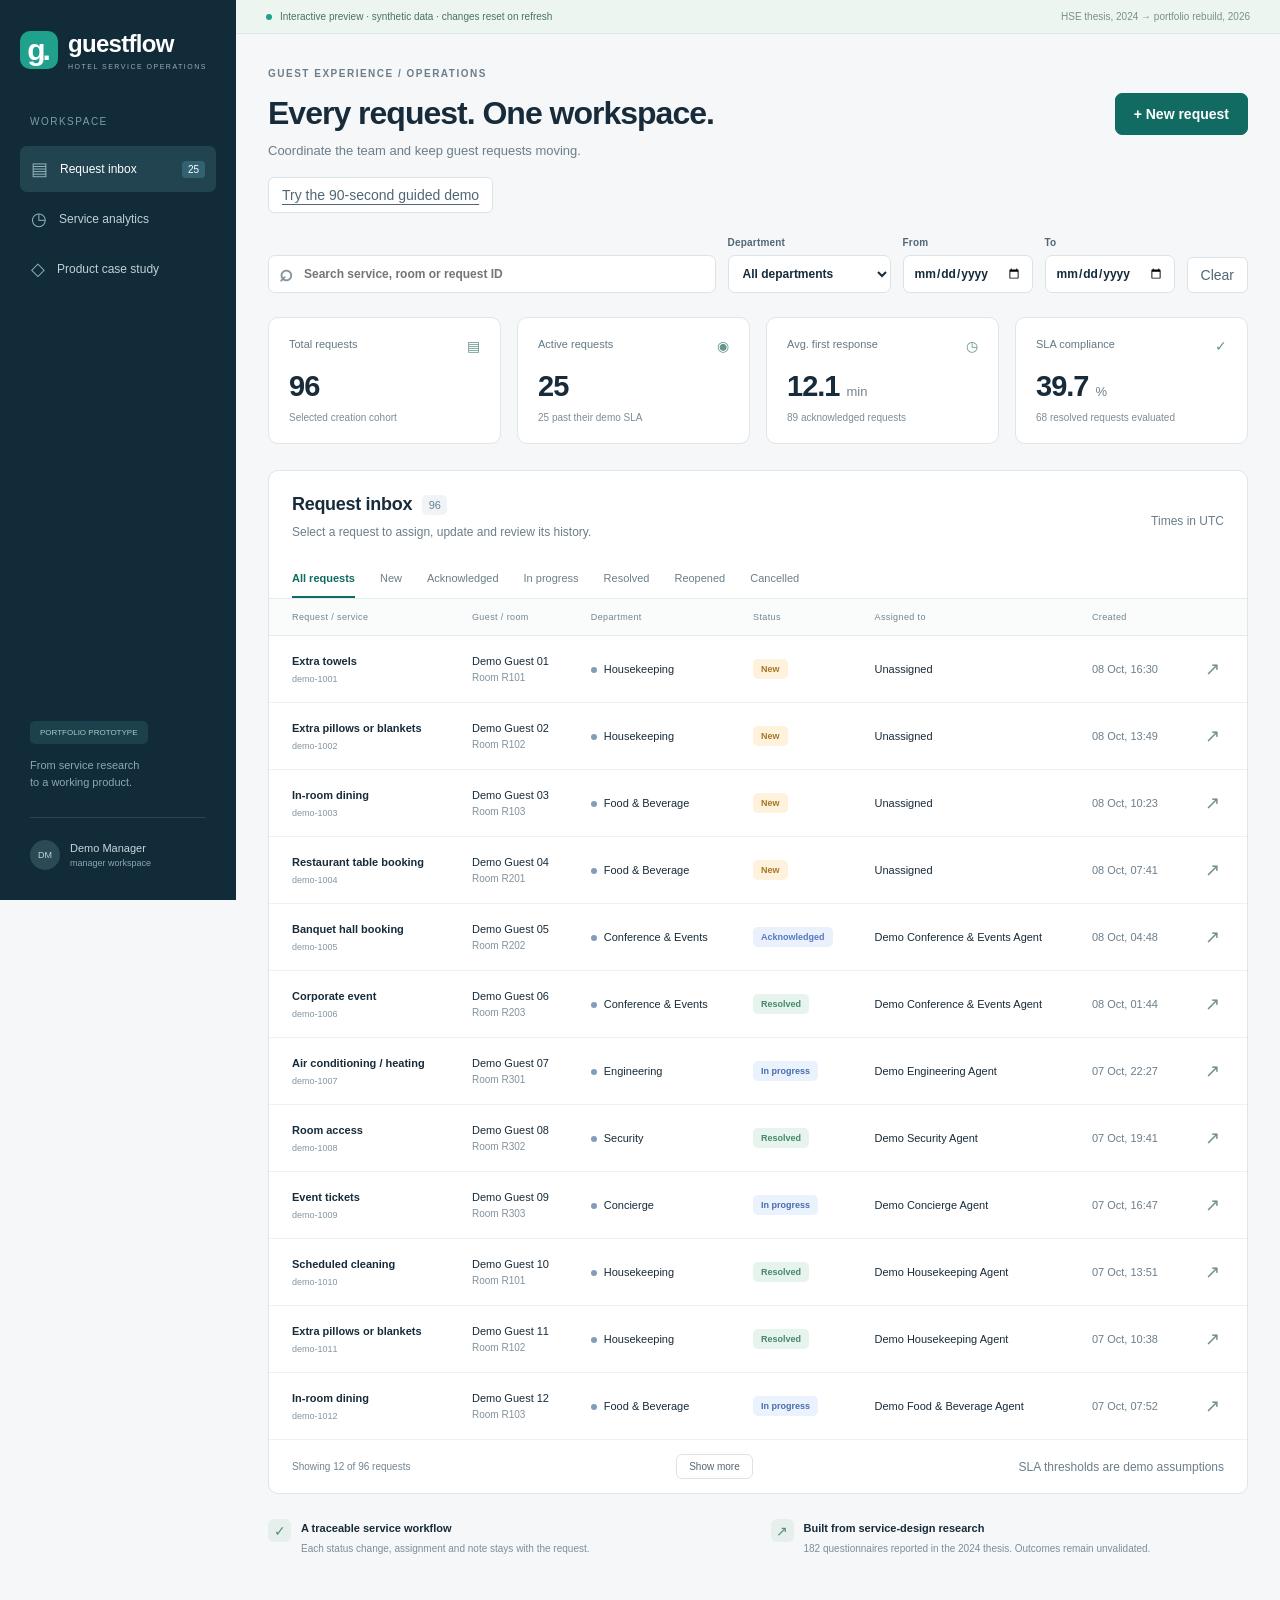
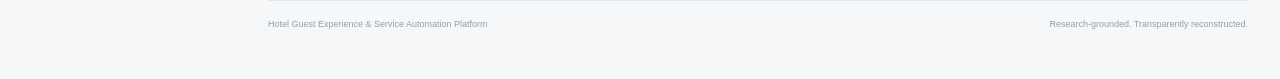
<file: docs/demo/index.html>
<!doctype html>
<html lang="en" data-preview="true">
<head><meta charset="utf-8"><meta name="viewport" content="width=device-width, initial-scale=1"><title>Guestflow · Hotel service operations</title><link rel="stylesheet" href="style.css"><link rel="stylesheet" href="guide.css"></head>
<body>
<section id="login-view" class="login-wrap" hidden><div class="login-card"><div class="brand-mark">g.</div><p class="eyebrow">HOTEL GUEST EXPERIENCE PLATFORM</p><h1>Welcome to Guestflow.</h1><p class="muted">A shared workspace for better guest service.</p><form id="login-form"><label>Username<input id="username" autocomplete="username" required></label><label>Password<input id="password" type="password" autocomplete="current-password" required></label><button class="primary" type="submit">Sign in</button></form><p id="login-note" class="small muted"></p><p id="login-error" role="alert" class="error"></p></div></section>
<div id="workspace" class="workspace" hidden>
<aside class="sidebar"><a class="brand" href="#"><span class="brand-mark">g.</span><span>guestflow<small>HOTEL SERVICE OPERATIONS</small></span></a><p class="nav-label">WORKSPACE</p><nav aria-label="Main navigation"><button data-page="operations" class="nav-button active"><span>▤</span>Request inbox<span class="count" id="nav-count">0</span></button><button data-page="analytics" class="nav-button"><span>◷</span>Service analytics</button><button data-page="case" class="nav-button"><span>◇</span>Product case study</button></nav><div class="sidebar-bottom"><span class="pill side-pill">PORTFOLIO PROTOTYPE</span><p>From service research<br>to a working product.</p><div class="user"><span class="avatar">DM</span><div id="user-label">Demo Manager<small>Operations workspace</small></div></div><button id="logout" class="logout">Sign out</button></div></aside>
<main><div class="demo-banner"><span class="dot"></span><span id="demo-label">Synthetic demo data · no real guest records</span><span class="banner-right">HSE thesis, 2024 → portfolio rebuild, 2026</span></div><div class="main-content">
<header class="page-header"><div><p class="eyebrow">GUEST EXPERIENCE / <span id="breadcrumb">OPERATIONS</span></p><h1 id="page-title">Every request. One workspace.</h1><p class="muted" id="page-subtitle">Coordinate the team and keep guest requests moving.</p></div><button id="new-request" class="primary">+ New request</button></header>
<div class="filters"><label class="search"><span>⌕</span><input id="search" placeholder="Search service, room or request ID" aria-label="Search requests"></label><label>Department<select id="department"><option value="">All departments</option></select></label><label>From<input type="date" id="start-date" aria-label="Cohort start date"></label><label>To<input type="date" id="end-date" aria-label="Cohort end date"></label><button id="clear-filters" class="ghost">Clear</button></div>
<div id="notification" class="notification" role="status" hidden></div>
<section id="metric-cards" class="metric-grid" aria-label="Operational metrics"></section>
<section id="operations-page"><div class="panel queue-panel"><div class="panel-head"><div><h2>Request inbox <span class="tag" id="queue-count">0</span></h2><p class="small muted">Select a request to assign, update and review its history.</p></div><span class="small muted">Times in UTC</span></div><div class="tabs" role="group" aria-label="Status filter"><button data-status="" class="tab active">All requests</button><button data-status="new" class="tab">New</button><button data-status="acknowledged" class="tab">Acknowledged</button><button data-status="in_progress" class="tab">In progress</button><button data-status="resolved" class="tab">Resolved</button><button data-status="reopened" class="tab">Reopened</button><button data-status="cancelled" class="tab">Cancelled</button></div><div class="table-scroll"><table><thead><tr><th>Request / service</th><th>Guest / room</th><th>Department</th><th>Status</th><th>Assigned to</th><th>Created</th><th></th></tr></thead><tbody id="request-table"></tbody></table></div><div class="table-footer"><span id="table-summary"></span><button id="show-more" class="ghost">Show more</button><span class="small muted">SLA thresholds are demo assumptions</span></div></div><div class="support-strip"><div><span class="support-icon">✓</span><strong>A traceable service workflow</strong><p>Each status change, assignment and note stays with the request.</p></div><div><span class="support-icon">↗</span><strong>Built from service-design research</strong><p>182 questionnaires reported in the 2024 thesis. Outcomes remain unvalidated.</p></div></div></section>
<section id="analytics-page" hidden><div class="analytics-grid"><article class="panel chart-panel"><p class="eyebrow">REQUEST DISTRIBUTION</p><h2>Where the work goes</h2><p class="muted small">Requests by department · selected creation cohort</p><div id="department-chart" class="bars"></div></article><article class="panel chart-panel"><p class="eyebrow">SERVICE QUALITY</p><h2>Completion & feedback</h2><div id="quality-metrics"></div></article><article class="panel chart-panel trend-panel"><p class="eyebrow">REQUEST VOLUME</p><h2>Daily service demand</h2><div id="trend-chart" class="trend"></div></article></div><div class="method-note"><strong>Read the denominator before the percentage.</strong><p>Response time uses acknowledged requests. Resolution time and SLA use currently resolved requests. Reopen rate uses requests ever resolved. CSAT uses ratings on currently resolved requests. Empty cohorts show “—”. These are synthetic operations, not research results or measured business improvements.</p></div></section>
<section id="case-page" hidden><div class="case-hero"><p class="eyebrow">PROBLEM → DISCOVERY → DELIVERY</p><h2>A better way to handle<br>guest service requests.</h2><p>A thesis-derived product case by Albina Urubkina, HSE University · Business Informatics, 2024.</p><span class="pill">Service design</span><span class="pill">Business analysis</span><span class="pill">Product analytics</span></div><div class="case-grid"><article class="panel"><p class="eyebrow">01 / RESEARCH</p><h2>Find the service gaps</h2><p>The thesis reports 182 questionnaires, interviews and review analysis. Recurring themes include slow handoffs, lost requests and limited operational visibility.</p><p class="small muted">Source: thesis pp. 14–20 and 24–26. Raw survey data and interview transcripts are unavailable.</p></article><article class="panel"><p class="eyebrow">02 / DESIGN</p><h2>Make the work visible</h2><p>CJM, Service Blueprint, AS-IS / TO-BE, FURPS+, UML and an ERD connect guest needs to service processes and system requirements.</p><p class="small muted">English artifacts are reconstructions with explicit source and implementation labels.</p></article><article class="panel"><p class="eyebrow">03 / BUILD</p><h2>One operational record</h2><p>The original Telegram → Sheets → AppSheet prototype is rebuilt around a shared SQLite service, aiogram 3 bot and FastAPI staff workspace.</p><p class="small muted">This web panel and its operational analytics are new 2026 developments.</p></article><article class="panel"><p class="eyebrow">04 / VALIDATE NEXT</p><h2>Test the impact</h2><p>Compare response and resolution time, overdue workload and service feedback in a controlled hotel pilot. A working demo does not prove operational savings.</p><p class="small muted">No production rollout, revenue increase or service improvement is claimed.</p></article></div></section>
<footer><span>Hotel Guest Experience & Service Automation Platform</span><span>Research-grounded. Transparently reconstructed.</span></footer>
</div></main></div>
<div id="drawer-overlay" class="overlay" hidden></div><aside id="detail-drawer" class="drawer" aria-label="Request details" hidden><button id="close-drawer" class="close" aria-label="Close request details">×</button><div id="detail-content"></div></aside>
<dialog id="create-dialog"><form id="create-form"><div class="dialog-header"><div><p class="eyebrow">RECEPTION WORKSPACE</p><h2>Create a guest request</h2></div><button type="button" id="close-create" class="close" aria-label="Close new request">×</button></div><label>Guest<select id="create-guest" required></select></label><label>Category<select id="create-category" required></select></label><label>Service<select id="create-service" required></select></label><label>Request details<textarea id="create-detail" required maxlength="1000" rows="4" placeholder="Timing, quantity and preferences"></textarea></label><p class="small muted">Demo mode: use fictional information only.</p><button type="submit" class="primary">Save request</button></form></dialog>
<script src="demo-data.js"></script><script src="app.js"></script><script src="guide.js"></script>
</body></html>
</file>
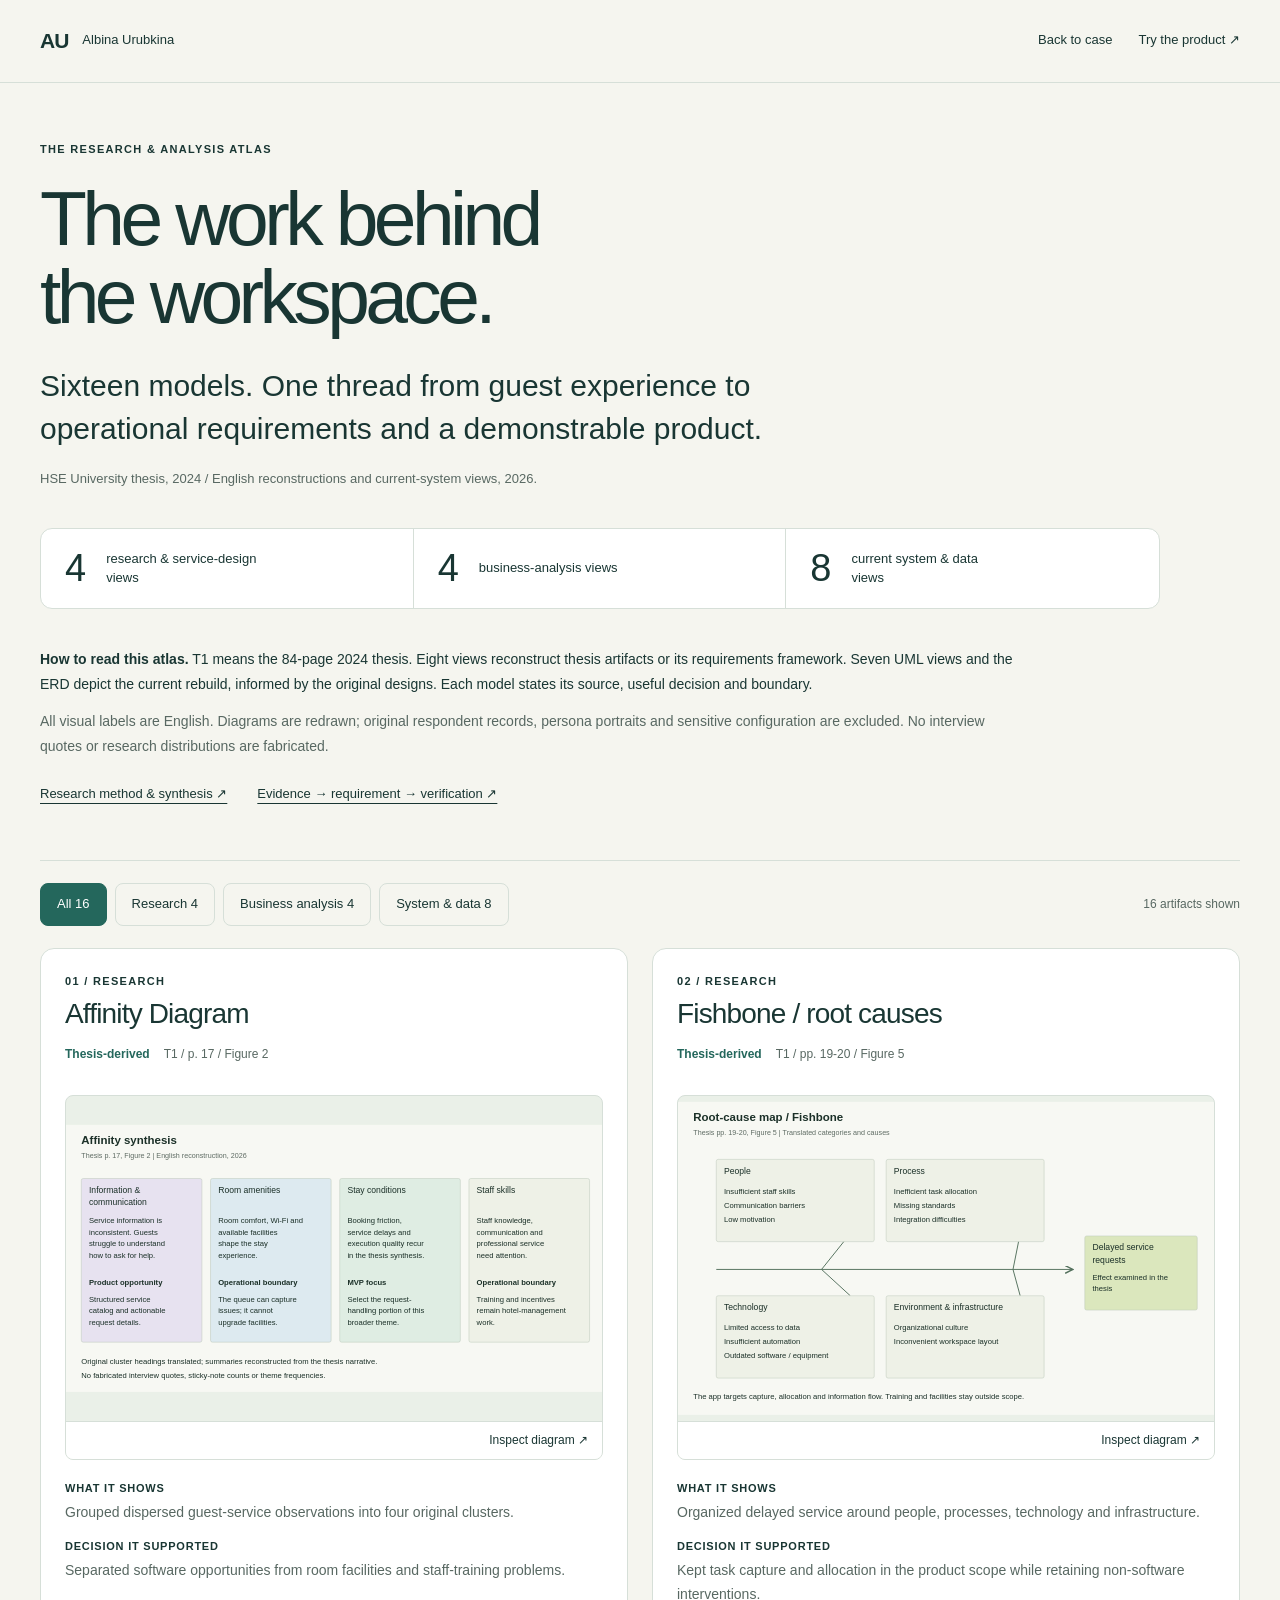
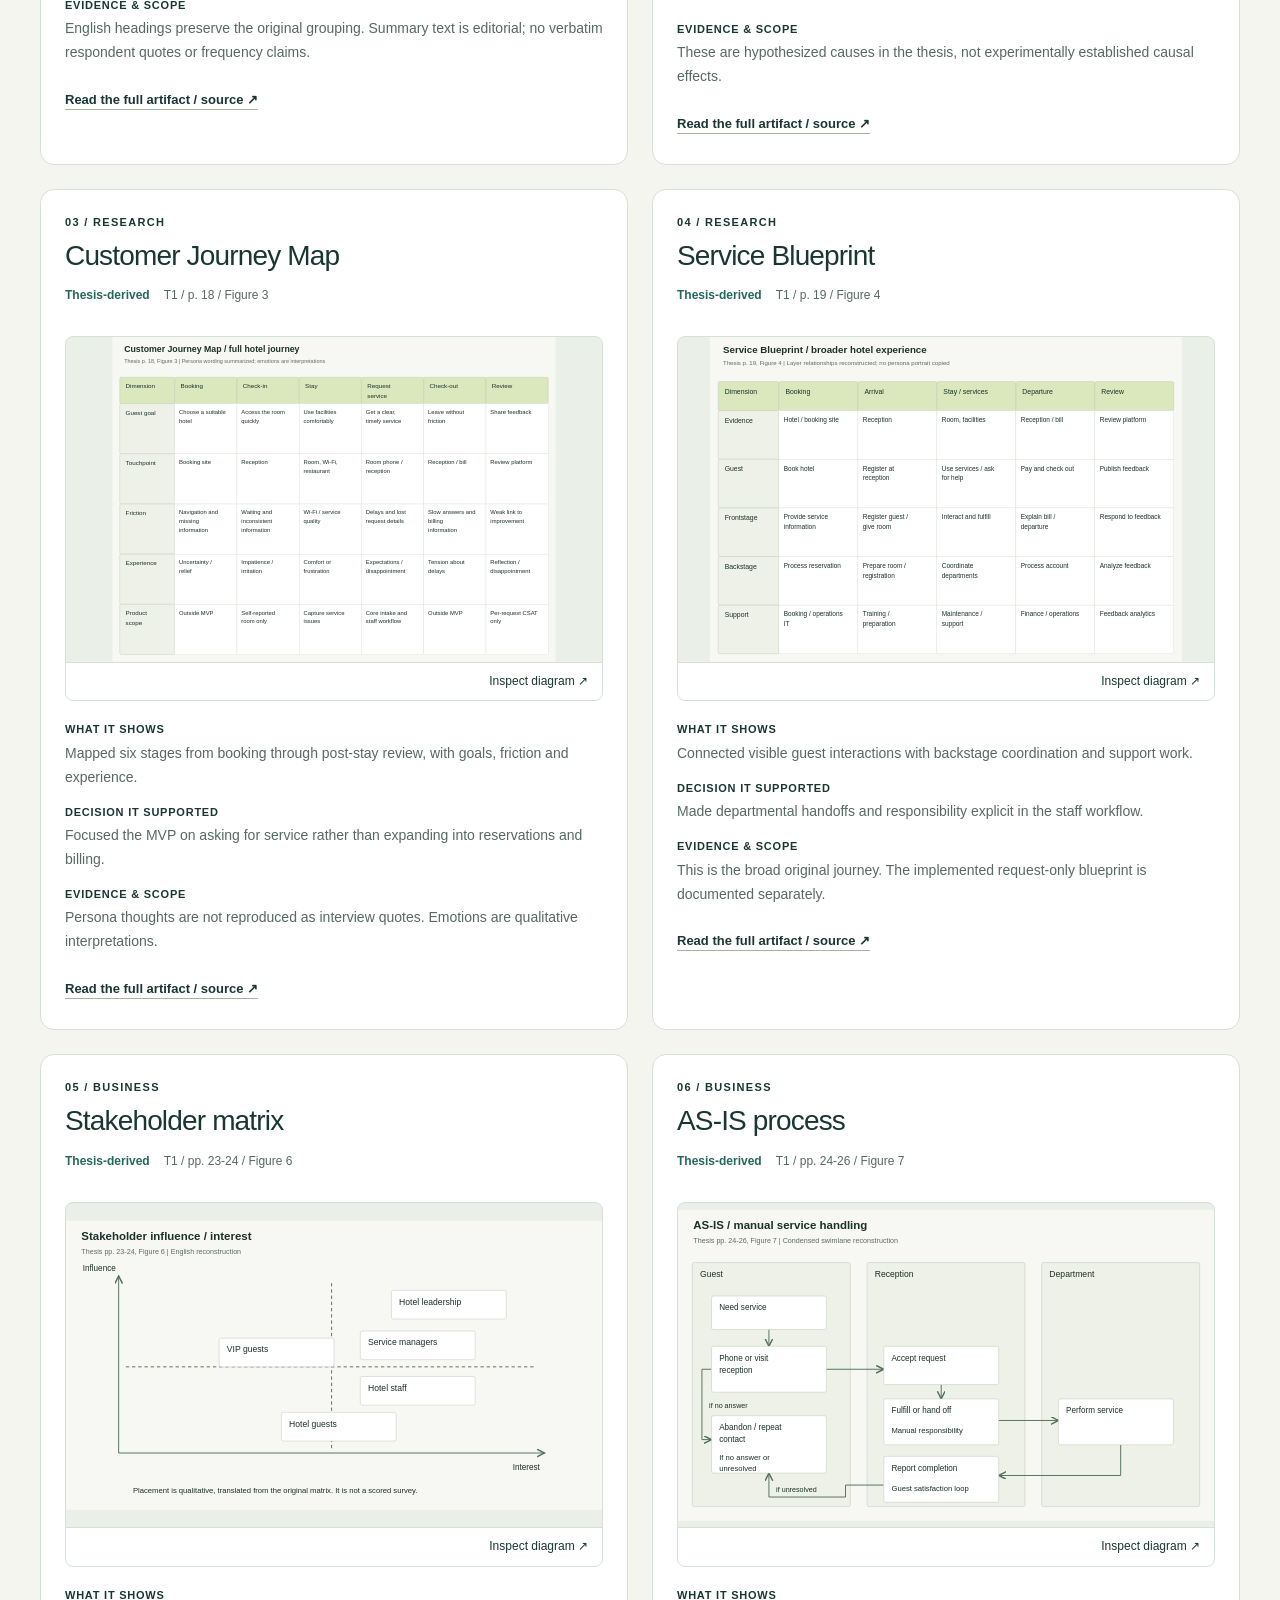
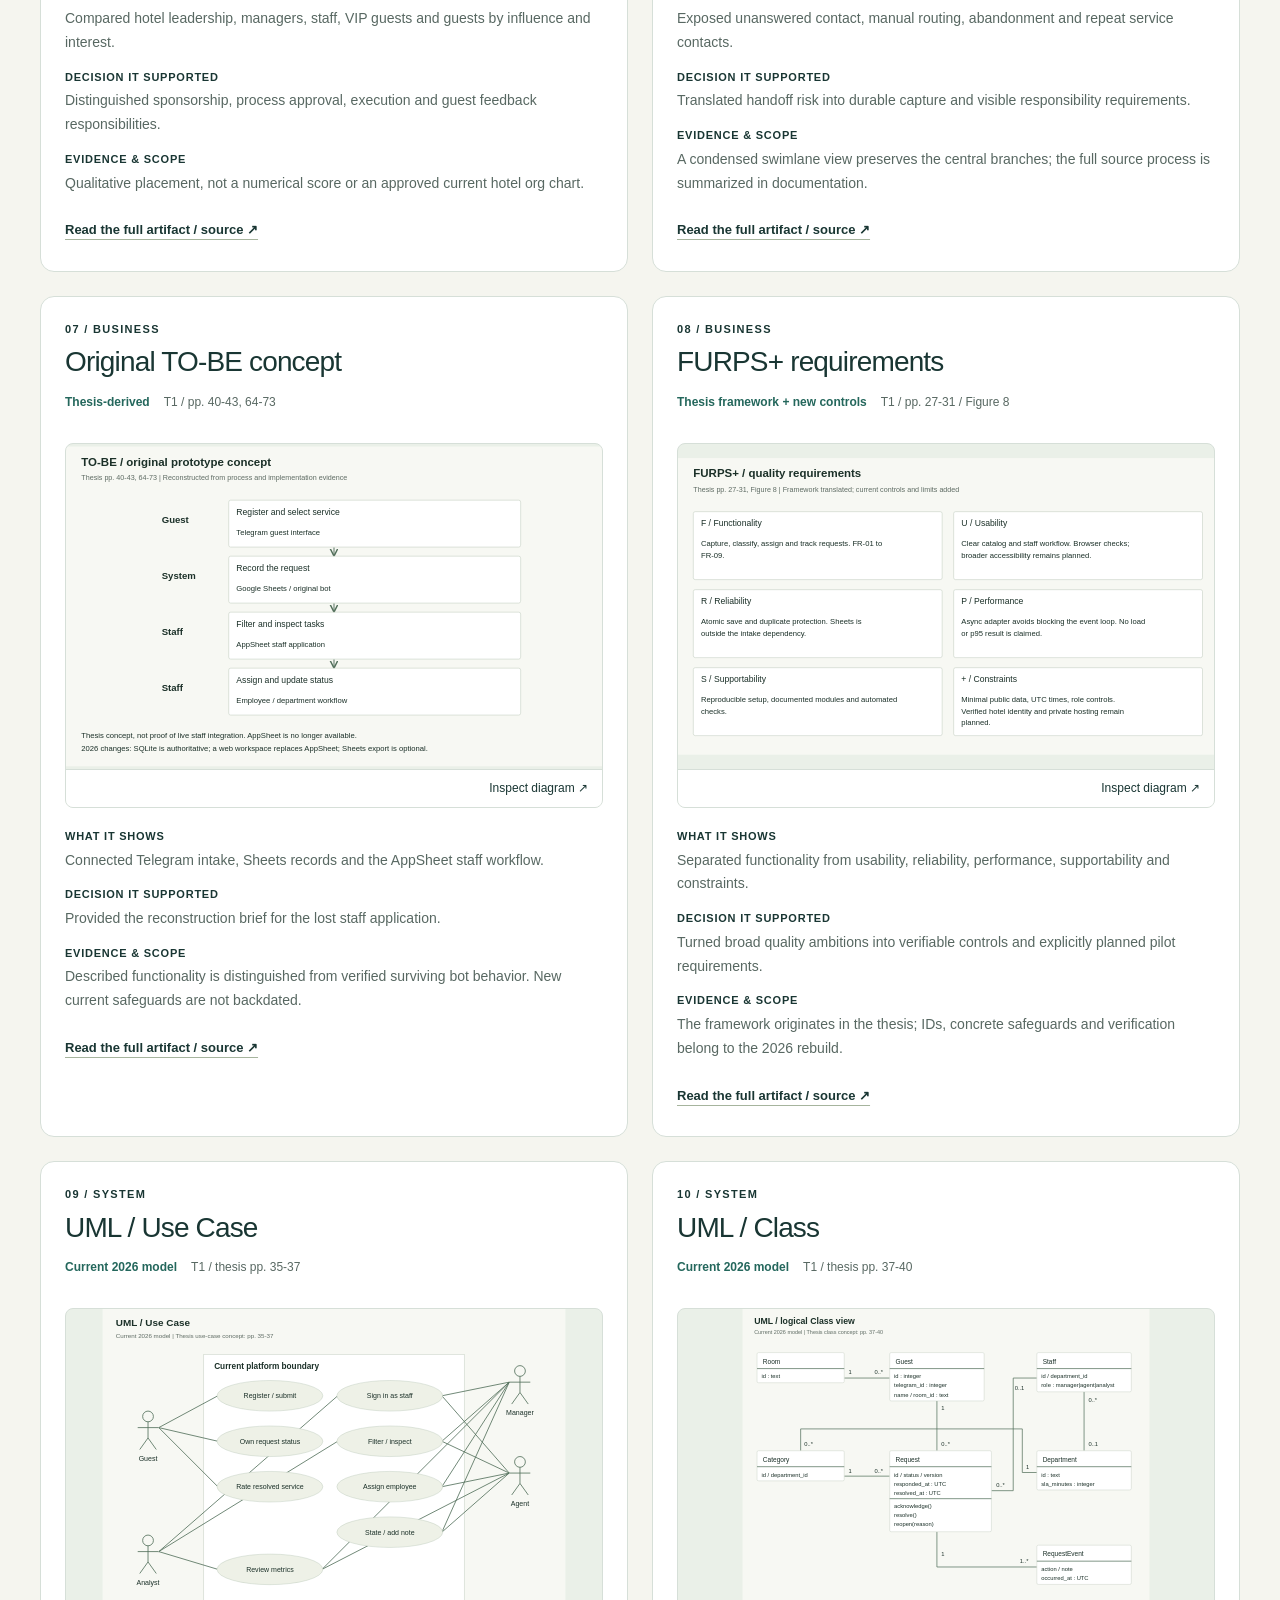
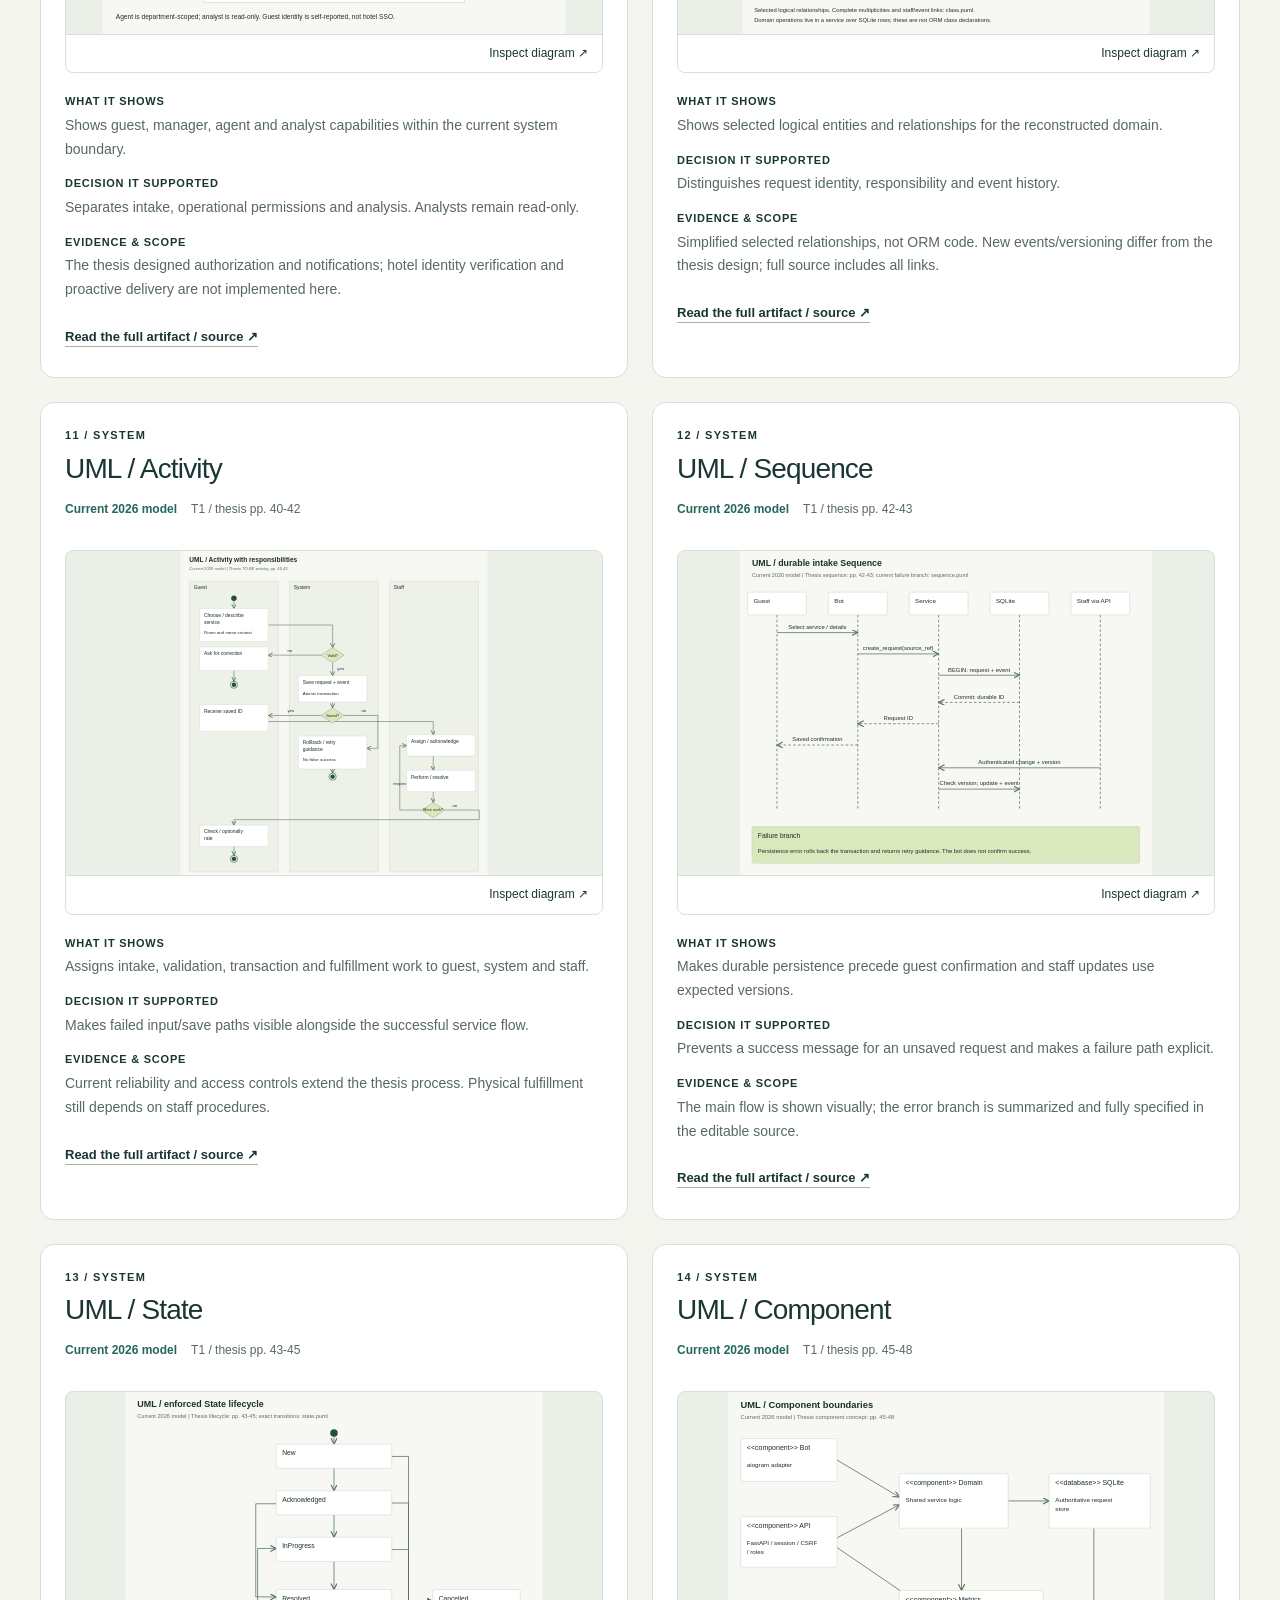
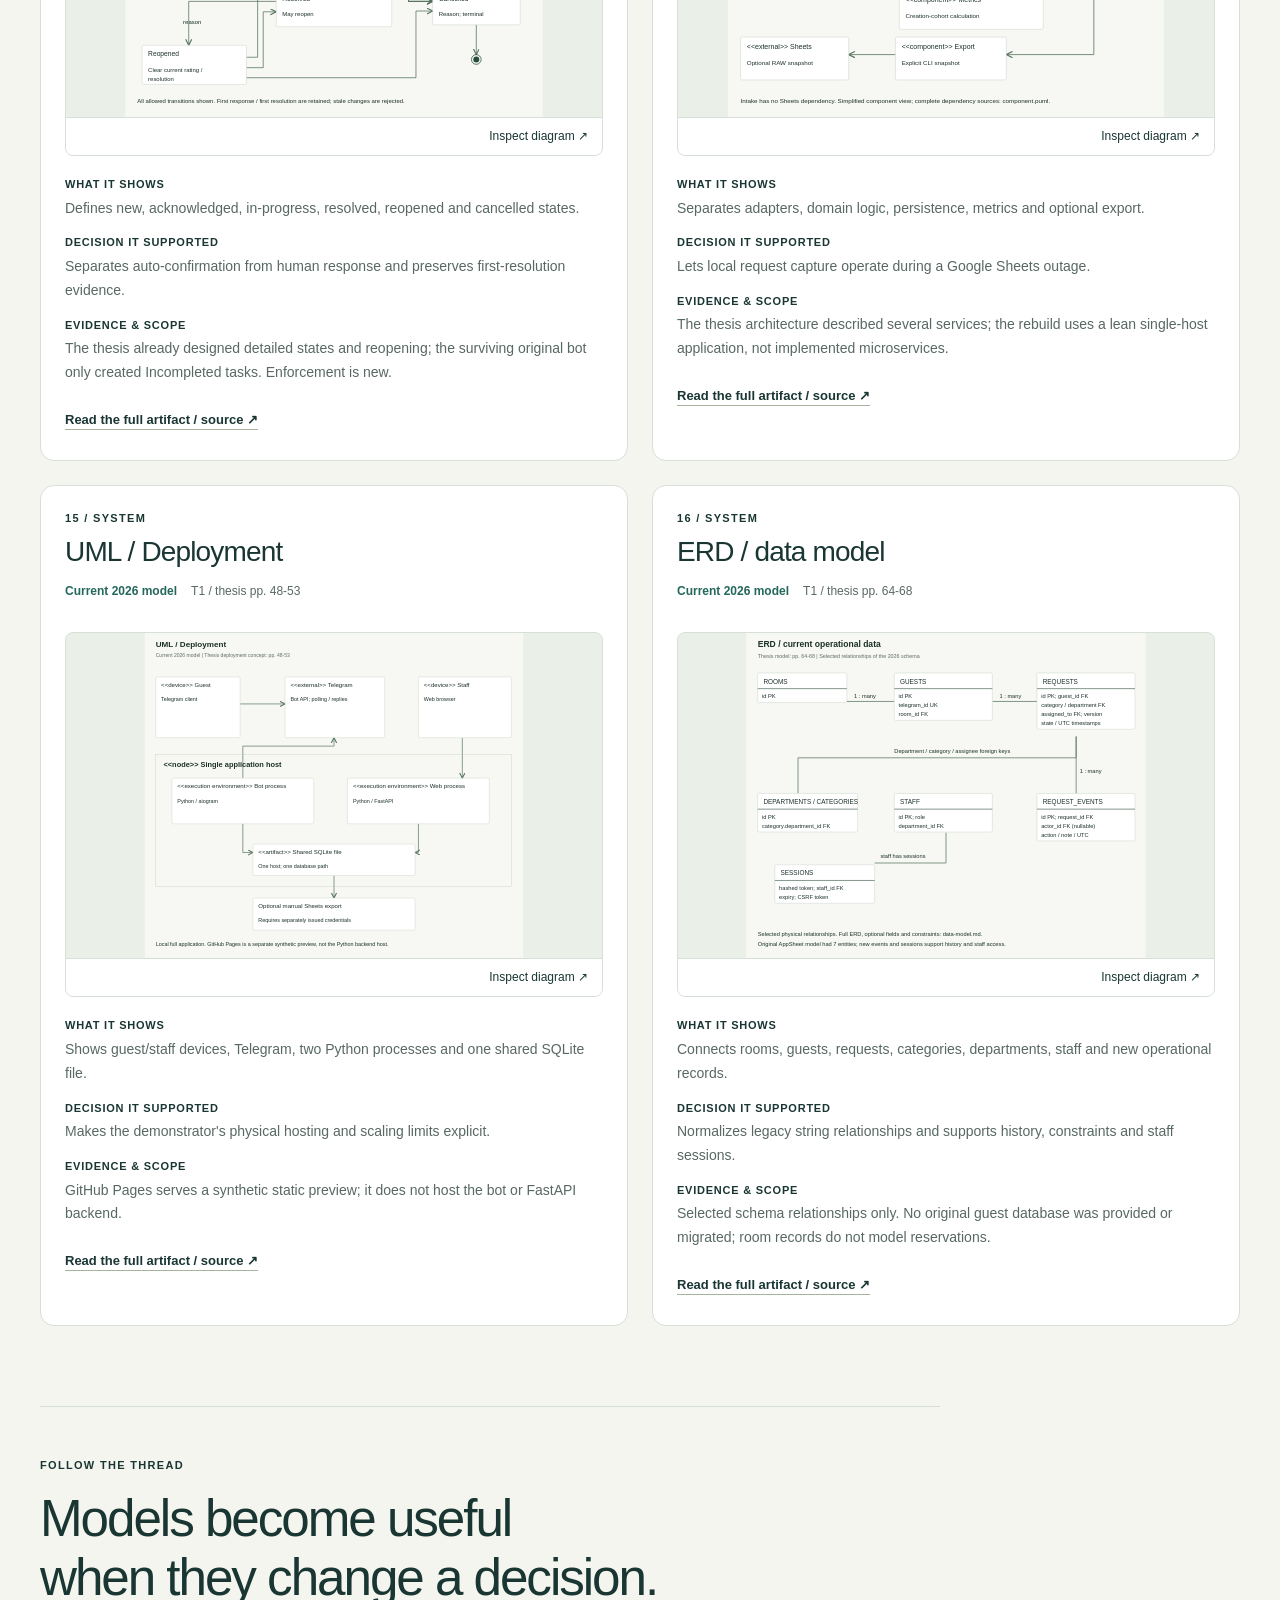
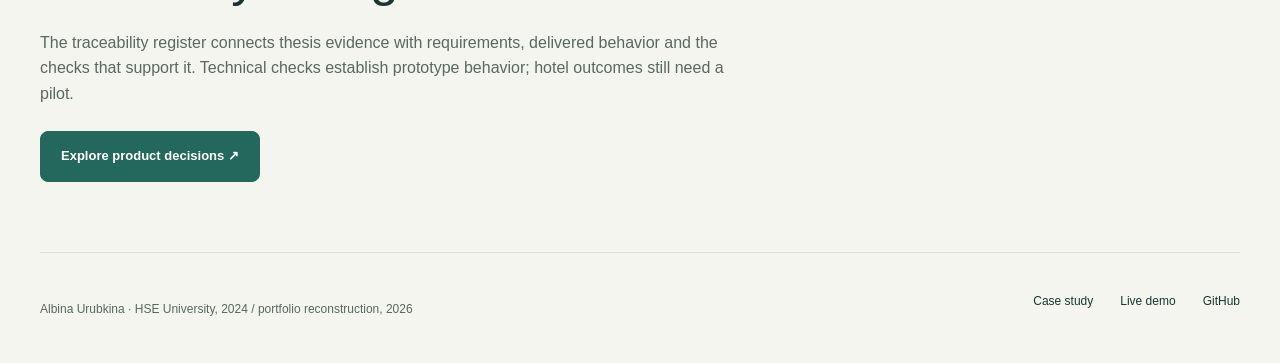
<file: docs/case-study/artifacts/index.html>
<!doctype html>
<html lang="en"><head><meta charset="utf-8"><meta name="viewport" content="width=device-width,initial-scale=1">
<meta name="description" content="Sixteen service-design and system-analysis diagrams from Albina Urubkina's hotel product case, with thesis sources, decisions and evidence limits.">
<title>Research &amp; Analysis Atlas · Albina Urubkina</title>
<link rel="stylesheet" href="../style.css"><link rel="stylesheet" href="atlas.css"><link rel="stylesheet" href="../design.css"><link rel="icon" href="../favicon.svg" type="image/svg+xml"><script src="atlas.js" defer></script></head>
<body><a class="skip-link" href="#main">Skip to artifacts</a>
<header class="atlas-header"><a class="wordmark" href="../">AU<span>Albina Urubkina</span></a><nav aria-label="Atlas navigation"><a href="../">Back to case</a><a href="../../demo/">Try the product ↗</a></nav></header>
<main id="main" class="wrap"><section class="atlas-intro"><p class="eyebrow">THE RESEARCH &amp; ANALYSIS ATLAS</p><h1>The work behind<br>the workspace.</h1><p class="atlas-lead">Sixteen models. One thread from guest experience to operational requirements and a demonstrable product.</p><p>HSE University thesis, 2024 / English reconstructions and current-system views, 2026.</p>
<div class="atlas-counts"><div><strong>4</strong><span>research &amp; service-design views</span></div><div><strong>4</strong><span>business-analysis views</span></div><div><strong>8</strong><span>current system &amp; data views</span></div></div>
<div class="atlas-evidence"><p><strong>How to read this atlas.</strong> T1 means the 84-page 2024 thesis. Eight views reconstruct thesis artifacts or its requirements framework. Seven UML views and the ERD depict the current rebuild, informed by the original designs. Each model states its source, useful decision and boundary.</p><p>All visual labels are English. Diagrams are redrawn; original respondent records, persona portraits and sensitive configuration are excluded. No interview quotes or research distributions are fabricated.</p></div>
<div class="atlas-reading-links"><a href="https://github.com/alyalbina/hotel-guest-experience-platform/blob/main/docs/research-deep-dive.md">Research method &amp; synthesis ↗</a><a href="https://github.com/alyalbina/hotel-guest-experience-platform/blob/main/docs/research-traceability.md">Evidence → requirement → verification ↗</a></div></section>
<div class="atlas-toolbar"><div class="atlas-filters" role="group" aria-label="Filter artifact type"><button data-filter="all" aria-pressed="true">All 16</button><button data-filter="research" aria-pressed="false">Research 4</button><button data-filter="business" aria-pressed="false">Business analysis 4</button><button data-filter="system" aria-pressed="false">System &amp; data 8</button></div><p id="artifact-count" role="status" aria-live="polite">16 artifacts shown</p></div>
<div class="atlas-grid"><article id="affinity" class="artifact" data-group="research">
          <header><p class="eyebrow">01 / RESEARCH</p><h2>Affinity Diagram</h2><p class="artifact-meta"><span>Thesis-derived</span><span>T1 / p. 17 / Figure 2</span></p></header>
          <button class="diagram-preview" data-diagram="affinity" aria-label="Enlarge Affinity Diagram diagram"><svg xmlns="http://www.w3.org/2000/svg" viewBox="0 0 1120 558" role="img" aria-label="Affinity synthesis"><title>Affinity synthesis</title><desc>Thesis p. 17, Figure 2 | English reconstruction, 2026</desc><defs><marker id="arrow-affinity" markerWidth="9" markerHeight="9" refX="8" refY="4" orient="auto"><path d="M0,0 L8,4 L0,8" fill="none" stroke="#53705c" stroke-width="1.5"/></marker></defs><rect width="1120" height="558" fill="#f7f8f3"/><text x="32" y="40" font-size="24" font-weight="600" text-anchor="start" fill="#1b3028">Affinity synthesis</text><text x="32" y="70" font-size="15" font-weight="400" text-anchor="start" fill="#5e6b63">Thesis p. 17, Figure 2 | English reconstruction, 2026</text><rect x="32" y="112" width="252" height="342" rx="4" fill="#e7e2f0" stroke="#b9c6b7"/><text x="48" y="142" font-size="18" font-weight="400" text-anchor="start" fill="#1b3028">Information &amp;</text><text x="48" y="168" font-size="18" font-weight="400" text-anchor="start" fill="#1b3028">communication</text><text x="48" y="206" font-size="16" font-weight="400" text-anchor="start" fill="#1b3028">Service information is</text><text x="48" y="230" font-size="16" font-weight="400" text-anchor="start" fill="#1b3028">inconsistent. Guests</text><text x="48" y="254" font-size="16" font-weight="400" text-anchor="start" fill="#1b3028">struggle to understand</text><text x="48" y="278" font-size="16" font-weight="400" text-anchor="start" fill="#1b3028">how to ask for help.</text><text x="48" y="335" font-size="16" font-weight="600" text-anchor="start" fill="#1b3028">Product opportunity</text><text x="48" y="370" font-size="16" font-weight="400" text-anchor="start" fill="#1b3028">Structured service</text><text x="48" y="394" font-size="16" font-weight="400" text-anchor="start" fill="#1b3028">catalog and actionable</text><text x="48" y="418" font-size="16" font-weight="400" text-anchor="start" fill="#1b3028">request details.</text><rect x="302" y="112" width="252" height="342" rx="4" fill="#ddeaf0" stroke="#b9c6b7"/><text x="318" y="142" font-size="18" font-weight="400" text-anchor="start" fill="#1b3028">Room amenities</text><text x="318" y="206" font-size="16" font-weight="400" text-anchor="start" fill="#1b3028">Room comfort, Wi-Fi and</text><text x="318" y="230" font-size="16" font-weight="400" text-anchor="start" fill="#1b3028">available facilities</text><text x="318" y="254" font-size="16" font-weight="400" text-anchor="start" fill="#1b3028">shape the stay</text><text x="318" y="278" font-size="16" font-weight="400" text-anchor="start" fill="#1b3028">experience.</text><text x="318" y="335" font-size="16" font-weight="600" text-anchor="start" fill="#1b3028">Operational boundary</text><text x="318" y="370" font-size="16" font-weight="400" text-anchor="start" fill="#1b3028">The queue can capture</text><text x="318" y="394" font-size="16" font-weight="400" text-anchor="start" fill="#1b3028">issues; it cannot</text><text x="318" y="418" font-size="16" font-weight="400" text-anchor="start" fill="#1b3028">upgrade facilities.</text><rect x="572" y="112" width="252" height="342" rx="4" fill="#dfede3" stroke="#b9c6b7"/><text x="588" y="142" font-size="18" font-weight="400" text-anchor="start" fill="#1b3028">Stay conditions</text><text x="588" y="206" font-size="16" font-weight="400" text-anchor="start" fill="#1b3028">Booking friction,</text><text x="588" y="230" font-size="16" font-weight="400" text-anchor="start" fill="#1b3028">service delays and</text><text x="588" y="254" font-size="16" font-weight="400" text-anchor="start" fill="#1b3028">execution quality recur</text><text x="588" y="278" font-size="16" font-weight="400" text-anchor="start" fill="#1b3028">in the thesis synthesis.</text><text x="588" y="335" font-size="16" font-weight="600" text-anchor="start" fill="#1b3028">MVP focus</text><text x="588" y="370" font-size="16" font-weight="400" text-anchor="start" fill="#1b3028">Select the request-</text><text x="588" y="394" font-size="16" font-weight="400" text-anchor="start" fill="#1b3028">handling portion of this</text><text x="588" y="418" font-size="16" font-weight="400" text-anchor="start" fill="#1b3028">broader theme.</text><rect x="842" y="112" width="252" height="342" rx="4" fill="#eef1e7" stroke="#b9c6b7"/><text x="858" y="142" font-size="18" font-weight="400" text-anchor="start" fill="#1b3028">Staff skills</text><text x="858" y="206" font-size="16" font-weight="400" text-anchor="start" fill="#1b3028">Staff knowledge,</text><text x="858" y="230" font-size="16" font-weight="400" text-anchor="start" fill="#1b3028">communication and</text><text x="858" y="254" font-size="16" font-weight="400" text-anchor="start" fill="#1b3028">professional service</text><text x="858" y="278" font-size="16" font-weight="400" text-anchor="start" fill="#1b3028">need attention.</text><text x="858" y="335" font-size="16" font-weight="600" text-anchor="start" fill="#1b3028">Operational boundary</text><text x="858" y="370" font-size="16" font-weight="400" text-anchor="start" fill="#1b3028">Training and incentives</text><text x="858" y="394" font-size="16" font-weight="400" text-anchor="start" fill="#1b3028">remain hotel-management</text><text x="858" y="418" font-size="16" font-weight="400" text-anchor="start" fill="#1b3028">work.</text><text x="32" y="500" font-size="16" font-weight="400" text-anchor="start" fill="#1b3028">Original cluster headings translated; summaries reconstructed from the thesis narrative.</text><text x="32" y="528" font-size="16" font-weight="400" text-anchor="start" fill="#1b3028">No fabricated interview quotes, sticky-note counts or theme frequencies.</text></svg><span class="diagram-hint">Inspect diagram ↗</span></button>
          <dl class="artifact-reading"><div><dt>What it shows</dt><dd>Grouped dispersed guest-service observations into four original clusters.</dd></div><div><dt>Decision it supported</dt><dd>Separated software opportunities from room facilities and staff-training problems.</dd></div><div><dt>Evidence &amp; scope</dt><dd>English headings preserve the original grouping. Summary text is editorial; no verbatim respondent quotes or frequency claims.</dd></div></dl>
          <a class="source-link" href="https://github.com/alyalbina/hotel-guest-experience-platform/blob/main/docs/research-deep-dive.md">Read the full artifact / source ↗</a>
        </article>
<article id="fishbone" class="artifact" data-group="research">
          <header><p class="eyebrow">02 / RESEARCH</p><h2>Fishbone / root causes</h2><p class="artifact-meta"><span>Thesis-derived</span><span>T1 / pp. 19-20 / Figure 5</span></p></header>
          <button class="diagram-preview" data-diagram="fishbone" aria-label="Enlarge Fishbone / root causes diagram"><svg xmlns="http://www.w3.org/2000/svg" viewBox="0 0 1120 654" role="img" aria-label="Root-cause map / Fishbone"><title>Root-cause map / Fishbone</title><desc>Thesis pp. 19-20, Figure 5 | Translated categories and causes</desc><defs><marker id="arrow-fishbone" markerWidth="9" markerHeight="9" refX="8" refY="4" orient="auto"><path d="M0,0 L8,4 L0,8" fill="none" stroke="#53705c" stroke-width="1.5"/></marker></defs><rect width="1120" height="654" fill="#f7f8f3"/><text x="32" y="40" font-size="24" font-weight="600" text-anchor="start" fill="#1b3028">Root-cause map / Fishbone</text><text x="32" y="70" font-size="15" font-weight="400" text-anchor="start" fill="#5e6b63">Thesis pp. 19-20, Figure 5 | Translated categories and causes</text><path d="M80,350 L825,350" fill="none" stroke="#53705c" stroke-width="2" marker-end="url(#arrow-fishbone)"/><path d="M360,275 L300,350" fill="none" stroke="#53705c" stroke-width="2"/><rect x="80" y="120" width="330" height="172" rx="4" fill="#eef1e7" stroke="#b9c6b7"/><text x="96" y="150" font-size="18" font-weight="400" text-anchor="start" fill="#1b3028">People</text><text x="96" y="192" font-size="16" font-weight="400" text-anchor="start" fill="#1b3028">Insufficient staff skills</text><text x="96" y="221" font-size="16" font-weight="400" text-anchor="start" fill="#1b3028">Communication barriers</text><text x="96" y="250" font-size="16" font-weight="400" text-anchor="start" fill="#1b3028">Low motivation</text><path d="M715,275 L700,350" fill="none" stroke="#53705c" stroke-width="2"/><rect x="435" y="120" width="330" height="172" rx="4" fill="#eef1e7" stroke="#b9c6b7"/><text x="451" y="150" font-size="18" font-weight="400" text-anchor="start" fill="#1b3028">Process</text><text x="451" y="192" font-size="16" font-weight="400" text-anchor="start" fill="#1b3028">Inefficient task allocation</text><text x="451" y="221" font-size="16" font-weight="400" text-anchor="start" fill="#1b3028">Missing standards</text><text x="451" y="250" font-size="16" font-weight="400" text-anchor="start" fill="#1b3028">Integration difficulties</text><path d="M360,405 L300,350" fill="none" stroke="#53705c" stroke-width="2"/><rect x="80" y="405" width="330" height="172" rx="4" fill="#eef1e7" stroke="#b9c6b7"/><text x="96" y="435" font-size="18" font-weight="400" text-anchor="start" fill="#1b3028">Technology</text><text x="96" y="477" font-size="16" font-weight="400" text-anchor="start" fill="#1b3028">Limited access to data</text><text x="96" y="506" font-size="16" font-weight="400" text-anchor="start" fill="#1b3028">Insufficient automation</text><text x="96" y="535" font-size="16" font-weight="400" text-anchor="start" fill="#1b3028">Outdated software / equipment</text><path d="M715,405 L700,350" fill="none" stroke="#53705c" stroke-width="2"/><rect x="435" y="405" width="330" height="172" rx="4" fill="#eef1e7" stroke="#b9c6b7"/><text x="451" y="435" font-size="18" font-weight="400" text-anchor="start" fill="#1b3028">Environment &amp; infrastructure</text><text x="451" y="477" font-size="16" font-weight="400" text-anchor="start" fill="#1b3028">Organizational culture</text><text x="451" y="506" font-size="16" font-weight="400" text-anchor="start" fill="#1b3028">Inconvenient workspace layout</text><rect x="850" y="280" width="235" height="155" rx="4" fill="#dbe7bd" stroke="#b9c6b7"/><text x="866" y="310" font-size="18" font-weight="400" text-anchor="start" fill="#1b3028">Delayed service</text><text x="866" y="336" font-size="18" font-weight="400" text-anchor="start" fill="#1b3028">requests</text><text x="866" y="372" font-size="16" font-weight="400" text-anchor="start" fill="#1b3028">Effect examined in the</text><text x="866" y="396" font-size="16" font-weight="400" text-anchor="start" fill="#1b3028">thesis</text><text x="32" y="620" font-size="16" font-weight="400" text-anchor="start" fill="#1b3028">The app targets capture, allocation and information flow. Training and facilities stay outside scope.</text></svg><span class="diagram-hint">Inspect diagram ↗</span></button>
          <dl class="artifact-reading"><div><dt>What it shows</dt><dd>Organized delayed service around people, processes, technology and infrastructure.</dd></div><div><dt>Decision it supported</dt><dd>Kept task capture and allocation in the product scope while retaining non-software interventions.</dd></div><div><dt>Evidence &amp; scope</dt><dd>These are hypothesized causes in the thesis, not experimentally established causal effects.</dd></div></dl>
          <a class="source-link" href="https://github.com/alyalbina/hotel-guest-experience-platform/blob/main/docs/research-deep-dive.md">Read the full artifact / source ↗</a>
        </article>
<article id="journey" class="artifact" data-group="research">
          <header><p class="eyebrow">03 / RESEARCH</p><h2>Customer Journey Map</h2><p class="artifact-meta"><span>Thesis-derived</span><span>T1 / p. 18 / Figure 3</span></p></header>
          <button class="diagram-preview" data-diagram="journey" aria-label="Enlarge Customer Journey Map diagram"><svg xmlns="http://www.w3.org/2000/svg" viewBox="0 0 1210 887" role="img" aria-label="Customer Journey Map / full hotel journey"><title>Customer Journey Map / full hotel journey</title><desc>Thesis p. 18, Figure 3 | Persona wording summarized; emotions are interpretations</desc><defs><marker id="arrow-journey" markerWidth="9" markerHeight="9" refX="8" refY="4" orient="auto"><path d="M0,0 L8,4 L0,8" fill="none" stroke="#53705c" stroke-width="1.5"/></marker></defs><rect width="1210" height="887" fill="#f7f8f3"/><text x="32" y="40" font-size="24" font-weight="600" text-anchor="start" fill="#1b3028">Customer Journey Map / full hotel journey</text><text x="32" y="70" font-size="15" font-weight="400" text-anchor="start" fill="#5e6b63">Thesis p. 18, Figure 3 | Persona wording summarized; emotions are interpretations</text><rect x="20" y="110" width="150" height="72" rx="4" fill="#dbe7bd" stroke="#b9c6b7"/><text x="36" y="140" font-size="17" font-weight="400" text-anchor="start" fill="#1b3028">Dimension</text><rect x="170" y="110" width="170" height="72" rx="4" fill="#dbe7bd" stroke="#b9c6b7"/><text x="186" y="140" font-size="17" font-weight="400" text-anchor="start" fill="#1b3028">Booking</text><rect x="340" y="110" width="170" height="72" rx="4" fill="#dbe7bd" stroke="#b9c6b7"/><text x="356" y="140" font-size="17" font-weight="400" text-anchor="start" fill="#1b3028">Check-in</text><rect x="510" y="110" width="170" height="72" rx="4" fill="#dbe7bd" stroke="#b9c6b7"/><text x="526" y="140" font-size="17" font-weight="400" text-anchor="start" fill="#1b3028">Stay</text><rect x="680" y="110" width="170" height="72" rx="4" fill="#dbe7bd" stroke="#b9c6b7"/><text x="696" y="140" font-size="17" font-weight="400" text-anchor="start" fill="#1b3028">Request</text><text x="696" y="166" font-size="17" font-weight="400" text-anchor="start" fill="#1b3028">service</text><rect x="850" y="110" width="170" height="72" rx="4" fill="#dbe7bd" stroke="#b9c6b7"/><text x="866" y="140" font-size="17" font-weight="400" text-anchor="start" fill="#1b3028">Check-out</text><rect x="1020" y="110" width="170" height="72" rx="4" fill="#dbe7bd" stroke="#b9c6b7"/><text x="1036" y="140" font-size="17" font-weight="400" text-anchor="start" fill="#1b3028">Review</text><rect x="20" y="182" width="150" height="137" rx="4" fill="#eef1e7" stroke="#b9c6b7"/><text x="36" y="212" font-size="17" font-weight="400" text-anchor="start" fill="#1b3028">Guest goal</text><rect x="170" y="182" width="170" height="137" fill="#fff" stroke="#d9dfd4"/><text x="182" y="210" font-size="16" font-weight="400" text-anchor="start" fill="#1b3028">Choose a suitable</text><text x="182" y="234" font-size="16" font-weight="400" text-anchor="start" fill="#1b3028">hotel</text><rect x="340" y="182" width="170" height="137" fill="#fff" stroke="#d9dfd4"/><text x="352" y="210" font-size="16" font-weight="400" text-anchor="start" fill="#1b3028">Access the room</text><text x="352" y="234" font-size="16" font-weight="400" text-anchor="start" fill="#1b3028">quickly</text><rect x="510" y="182" width="170" height="137" fill="#fff" stroke="#d9dfd4"/><text x="522" y="210" font-size="16" font-weight="400" text-anchor="start" fill="#1b3028">Use facilities</text><text x="522" y="234" font-size="16" font-weight="400" text-anchor="start" fill="#1b3028">comfortably</text><rect x="680" y="182" width="170" height="137" fill="#fff" stroke="#d9dfd4"/><text x="692" y="210" font-size="16" font-weight="400" text-anchor="start" fill="#1b3028">Get a clear,</text><text x="692" y="234" font-size="16" font-weight="400" text-anchor="start" fill="#1b3028">timely service</text><rect x="850" y="182" width="170" height="137" fill="#fff" stroke="#d9dfd4"/><text x="862" y="210" font-size="16" font-weight="400" text-anchor="start" fill="#1b3028">Leave without</text><text x="862" y="234" font-size="16" font-weight="400" text-anchor="start" fill="#1b3028">friction</text><rect x="1020" y="182" width="170" height="137" fill="#fff" stroke="#d9dfd4"/><text x="1032" y="210" font-size="16" font-weight="400" text-anchor="start" fill="#1b3028">Share feedback</text><rect x="20" y="319" width="150" height="137" rx="4" fill="#eef1e7" stroke="#b9c6b7"/><text x="36" y="349" font-size="17" font-weight="400" text-anchor="start" fill="#1b3028">Touchpoint</text><rect x="170" y="319" width="170" height="137" fill="#fff" stroke="#d9dfd4"/><text x="182" y="347" font-size="16" font-weight="400" text-anchor="start" fill="#1b3028">Booking site</text><rect x="340" y="319" width="170" height="137" fill="#fff" stroke="#d9dfd4"/><text x="352" y="347" font-size="16" font-weight="400" text-anchor="start" fill="#1b3028">Reception</text><rect x="510" y="319" width="170" height="137" fill="#fff" stroke="#d9dfd4"/><text x="522" y="347" font-size="16" font-weight="400" text-anchor="start" fill="#1b3028">Room, Wi-Fi,</text><text x="522" y="371" font-size="16" font-weight="400" text-anchor="start" fill="#1b3028">restaurant</text><rect x="680" y="319" width="170" height="137" fill="#fff" stroke="#d9dfd4"/><text x="692" y="347" font-size="16" font-weight="400" text-anchor="start" fill="#1b3028">Room phone /</text><text x="692" y="371" font-size="16" font-weight="400" text-anchor="start" fill="#1b3028">reception</text><rect x="850" y="319" width="170" height="137" fill="#fff" stroke="#d9dfd4"/><text x="862" y="347" font-size="16" font-weight="400" text-anchor="start" fill="#1b3028">Reception / bill</text><rect x="1020" y="319" width="170" height="137" fill="#fff" stroke="#d9dfd4"/><text x="1032" y="347" font-size="16" font-weight="400" text-anchor="start" fill="#1b3028">Review platform</text><rect x="20" y="456" width="150" height="137" rx="4" fill="#eef1e7" stroke="#b9c6b7"/><text x="36" y="486" font-size="17" font-weight="400" text-anchor="start" fill="#1b3028">Friction</text><rect x="170" y="456" width="170" height="137" fill="#fff" stroke="#d9dfd4"/><text x="182" y="484" font-size="16" font-weight="400" text-anchor="start" fill="#1b3028">Navigation and</text><text x="182" y="508" font-size="16" font-weight="400" text-anchor="start" fill="#1b3028">missing</text><text x="182" y="532" font-size="16" font-weight="400" text-anchor="start" fill="#1b3028">information</text><rect x="340" y="456" width="170" height="137" fill="#fff" stroke="#d9dfd4"/><text x="352" y="484" font-size="16" font-weight="400" text-anchor="start" fill="#1b3028">Waiting and</text><text x="352" y="508" font-size="16" font-weight="400" text-anchor="start" fill="#1b3028">inconsistent</text><text x="352" y="532" font-size="16" font-weight="400" text-anchor="start" fill="#1b3028">information</text><rect x="510" y="456" width="170" height="137" fill="#fff" stroke="#d9dfd4"/><text x="522" y="484" font-size="16" font-weight="400" text-anchor="start" fill="#1b3028">Wi-Fi / service</text><text x="522" y="508" font-size="16" font-weight="400" text-anchor="start" fill="#1b3028">quality</text><rect x="680" y="456" width="170" height="137" fill="#fff" stroke="#d9dfd4"/><text x="692" y="484" font-size="16" font-weight="400" text-anchor="start" fill="#1b3028">Delays and lost</text><text x="692" y="508" font-size="16" font-weight="400" text-anchor="start" fill="#1b3028">request details</text><rect x="850" y="456" width="170" height="137" fill="#fff" stroke="#d9dfd4"/><text x="862" y="484" font-size="16" font-weight="400" text-anchor="start" fill="#1b3028">Slow answers and</text><text x="862" y="508" font-size="16" font-weight="400" text-anchor="start" fill="#1b3028">billing</text><text x="862" y="532" font-size="16" font-weight="400" text-anchor="start" fill="#1b3028">information</text><rect x="1020" y="456" width="170" height="137" fill="#fff" stroke="#d9dfd4"/><text x="1032" y="484" font-size="16" font-weight="400" text-anchor="start" fill="#1b3028">Weak link to</text><text x="1032" y="508" font-size="16" font-weight="400" text-anchor="start" fill="#1b3028">improvement</text><rect x="20" y="593" width="150" height="137" rx="4" fill="#eef1e7" stroke="#b9c6b7"/><text x="36" y="623" font-size="17" font-weight="400" text-anchor="start" fill="#1b3028">Experience</text><rect x="170" y="593" width="170" height="137" fill="#fff" stroke="#d9dfd4"/><text x="182" y="621" font-size="16" font-weight="400" text-anchor="start" fill="#1b3028">Uncertainty /</text><text x="182" y="645" font-size="16" font-weight="400" text-anchor="start" fill="#1b3028">relief</text><rect x="340" y="593" width="170" height="137" fill="#fff" stroke="#d9dfd4"/><text x="352" y="621" font-size="16" font-weight="400" text-anchor="start" fill="#1b3028">Impatience /</text><text x="352" y="645" font-size="16" font-weight="400" text-anchor="start" fill="#1b3028">irritation</text><rect x="510" y="593" width="170" height="137" fill="#fff" stroke="#d9dfd4"/><text x="522" y="621" font-size="16" font-weight="400" text-anchor="start" fill="#1b3028">Comfort or</text><text x="522" y="645" font-size="16" font-weight="400" text-anchor="start" fill="#1b3028">frustration</text><rect x="680" y="593" width="170" height="137" fill="#fff" stroke="#d9dfd4"/><text x="692" y="621" font-size="16" font-weight="400" text-anchor="start" fill="#1b3028">Expectations /</text><text x="692" y="645" font-size="16" font-weight="400" text-anchor="start" fill="#1b3028">disappointment</text><rect x="850" y="593" width="170" height="137" fill="#fff" stroke="#d9dfd4"/><text x="862" y="621" font-size="16" font-weight="400" text-anchor="start" fill="#1b3028">Tension about</text><text x="862" y="645" font-size="16" font-weight="400" text-anchor="start" fill="#1b3028">delays</text><rect x="1020" y="593" width="170" height="137" fill="#fff" stroke="#d9dfd4"/><text x="1032" y="621" font-size="16" font-weight="400" text-anchor="start" fill="#1b3028">Reflection /</text><text x="1032" y="645" font-size="16" font-weight="400" text-anchor="start" fill="#1b3028">disappointment</text><rect x="20" y="730" width="150" height="137" rx="4" fill="#eef1e7" stroke="#b9c6b7"/><text x="36" y="760" font-size="17" font-weight="400" text-anchor="start" fill="#1b3028">Product</text><text x="36" y="786" font-size="17" font-weight="400" text-anchor="start" fill="#1b3028">scope</text><rect x="170" y="730" width="170" height="137" fill="#fff" stroke="#d9dfd4"/><text x="182" y="758" font-size="16" font-weight="400" text-anchor="start" fill="#1b3028">Outside MVP</text><rect x="340" y="730" width="170" height="137" fill="#fff" stroke="#d9dfd4"/><text x="352" y="758" font-size="16" font-weight="400" text-anchor="start" fill="#1b3028">Self-reported</text><text x="352" y="782" font-size="16" font-weight="400" text-anchor="start" fill="#1b3028">room only</text><rect x="510" y="730" width="170" height="137" fill="#fff" stroke="#d9dfd4"/><text x="522" y="758" font-size="16" font-weight="400" text-anchor="start" fill="#1b3028">Capture service</text><text x="522" y="782" font-size="16" font-weight="400" text-anchor="start" fill="#1b3028">issues</text><rect x="680" y="730" width="170" height="137" fill="#fff" stroke="#d9dfd4"/><text x="692" y="758" font-size="16" font-weight="400" text-anchor="start" fill="#1b3028">Core intake and</text><text x="692" y="782" font-size="16" font-weight="400" text-anchor="start" fill="#1b3028">staff workflow</text><rect x="850" y="730" width="170" height="137" fill="#fff" stroke="#d9dfd4"/><text x="862" y="758" font-size="16" font-weight="400" text-anchor="start" fill="#1b3028">Outside MVP</text><rect x="1020" y="730" width="170" height="137" fill="#fff" stroke="#d9dfd4"/><text x="1032" y="758" font-size="16" font-weight="400" text-anchor="start" fill="#1b3028">Per-request CSAT</text><text x="1032" y="782" font-size="16" font-weight="400" text-anchor="start" fill="#1b3028">only</text></svg><span class="diagram-hint">Inspect diagram ↗</span></button>
          <dl class="artifact-reading"><div><dt>What it shows</dt><dd>Mapped six stages from booking through post-stay review, with goals, friction and experience.</dd></div><div><dt>Decision it supported</dt><dd>Focused the MVP on asking for service rather than expanding into reservations and billing.</dd></div><div><dt>Evidence &amp; scope</dt><dd>Persona thoughts are not reproduced as interview quotes. Emotions are qualitative interpretations.</dd></div></dl>
          <a class="source-link" href="https://github.com/alyalbina/hotel-guest-experience-platform/blob/main/docs/customer-journey.md">Read the full artifact / source ↗</a>
        </article>
<article id="blueprint" class="artifact" data-group="research">
          <header><p class="eyebrow">04 / RESEARCH</p><h2>Service Blueprint</h2><p class="artifact-meta"><span>Thesis-derived</span><span>T1 / p. 19 / Figure 4</span></p></header>
          <button class="diagram-preview" data-diagram="blueprint" aria-label="Enlarge Service Blueprint diagram"><svg xmlns="http://www.w3.org/2000/svg" viewBox="0 0 1165 802" role="img" aria-label="Service Blueprint / broader hotel experience"><title>Service Blueprint / broader hotel experience</title><desc>Thesis p. 19, Figure 4 | Layer relationships reconstructed; no persona portrait copied</desc><defs><marker id="arrow-blueprint" markerWidth="9" markerHeight="9" refX="8" refY="4" orient="auto"><path d="M0,0 L8,4 L0,8" fill="none" stroke="#53705c" stroke-width="1.5"/></marker></defs><rect width="1165" height="802" fill="#f7f8f3"/><text x="32" y="40" font-size="24" font-weight="600" text-anchor="start" fill="#1b3028">Service Blueprint / broader hotel experience</text><text x="32" y="70" font-size="15" font-weight="400" text-anchor="start" fill="#5e6b63">Thesis p. 19, Figure 4 | Layer relationships reconstructed; no persona portrait copied</text><rect x="20" y="110" width="150" height="72" rx="4" fill="#dbe7bd" stroke="#b9c6b7"/><text x="36" y="140" font-size="17" font-weight="400" text-anchor="start" fill="#1b3028">Dimension</text><rect x="170" y="110" width="195" height="72" rx="4" fill="#dbe7bd" stroke="#b9c6b7"/><text x="186" y="140" font-size="17" font-weight="400" text-anchor="start" fill="#1b3028">Booking</text><rect x="365" y="110" width="195" height="72" rx="4" fill="#dbe7bd" stroke="#b9c6b7"/><text x="381" y="140" font-size="17" font-weight="400" text-anchor="start" fill="#1b3028">Arrival</text><rect x="560" y="110" width="195" height="72" rx="4" fill="#dbe7bd" stroke="#b9c6b7"/><text x="576" y="140" font-size="17" font-weight="400" text-anchor="start" fill="#1b3028">Stay / services</text><rect x="755" y="110" width="195" height="72" rx="4" fill="#dbe7bd" stroke="#b9c6b7"/><text x="771" y="140" font-size="17" font-weight="400" text-anchor="start" fill="#1b3028">Departure</text><rect x="950" y="110" width="195" height="72" rx="4" fill="#dbe7bd" stroke="#b9c6b7"/><text x="966" y="140" font-size="17" font-weight="400" text-anchor="start" fill="#1b3028">Review</text><rect x="20" y="182" width="150" height="120" rx="4" fill="#eef1e7" stroke="#b9c6b7"/><text x="36" y="212" font-size="17" font-weight="400" text-anchor="start" fill="#1b3028">Evidence</text><rect x="170" y="182" width="195" height="120" fill="#fff" stroke="#d9dfd4"/><text x="182" y="210" font-size="16" font-weight="400" text-anchor="start" fill="#1b3028">Hotel / booking site</text><rect x="365" y="182" width="195" height="120" fill="#fff" stroke="#d9dfd4"/><text x="377" y="210" font-size="16" font-weight="400" text-anchor="start" fill="#1b3028">Reception</text><rect x="560" y="182" width="195" height="120" fill="#fff" stroke="#d9dfd4"/><text x="572" y="210" font-size="16" font-weight="400" text-anchor="start" fill="#1b3028">Room, facilities</text><rect x="755" y="182" width="195" height="120" fill="#fff" stroke="#d9dfd4"/><text x="767" y="210" font-size="16" font-weight="400" text-anchor="start" fill="#1b3028">Reception / bill</text><rect x="950" y="182" width="195" height="120" fill="#fff" stroke="#d9dfd4"/><text x="962" y="210" font-size="16" font-weight="400" text-anchor="start" fill="#1b3028">Review platform</text><rect x="20" y="302" width="150" height="120" rx="4" fill="#eef1e7" stroke="#b9c6b7"/><text x="36" y="332" font-size="17" font-weight="400" text-anchor="start" fill="#1b3028">Guest</text><rect x="170" y="302" width="195" height="120" fill="#fff" stroke="#d9dfd4"/><text x="182" y="330" font-size="16" font-weight="400" text-anchor="start" fill="#1b3028">Book hotel</text><rect x="365" y="302" width="195" height="120" fill="#fff" stroke="#d9dfd4"/><text x="377" y="330" font-size="16" font-weight="400" text-anchor="start" fill="#1b3028">Register at</text><text x="377" y="354" font-size="16" font-weight="400" text-anchor="start" fill="#1b3028">reception</text><rect x="560" y="302" width="195" height="120" fill="#fff" stroke="#d9dfd4"/><text x="572" y="330" font-size="16" font-weight="400" text-anchor="start" fill="#1b3028">Use services / ask</text><text x="572" y="354" font-size="16" font-weight="400" text-anchor="start" fill="#1b3028">for help</text><rect x="755" y="302" width="195" height="120" fill="#fff" stroke="#d9dfd4"/><text x="767" y="330" font-size="16" font-weight="400" text-anchor="start" fill="#1b3028">Pay and check out</text><rect x="950" y="302" width="195" height="120" fill="#fff" stroke="#d9dfd4"/><text x="962" y="330" font-size="16" font-weight="400" text-anchor="start" fill="#1b3028">Publish feedback</text><rect x="20" y="422" width="150" height="120" rx="4" fill="#eef1e7" stroke="#b9c6b7"/><text x="36" y="452" font-size="17" font-weight="400" text-anchor="start" fill="#1b3028">Frontstage</text><rect x="170" y="422" width="195" height="120" fill="#fff" stroke="#d9dfd4"/><text x="182" y="450" font-size="16" font-weight="400" text-anchor="start" fill="#1b3028">Provide service</text><text x="182" y="474" font-size="16" font-weight="400" text-anchor="start" fill="#1b3028">information</text><rect x="365" y="422" width="195" height="120" fill="#fff" stroke="#d9dfd4"/><text x="377" y="450" font-size="16" font-weight="400" text-anchor="start" fill="#1b3028">Register guest /</text><text x="377" y="474" font-size="16" font-weight="400" text-anchor="start" fill="#1b3028">give room</text><rect x="560" y="422" width="195" height="120" fill="#fff" stroke="#d9dfd4"/><text x="572" y="450" font-size="16" font-weight="400" text-anchor="start" fill="#1b3028">Interact and fulfill</text><rect x="755" y="422" width="195" height="120" fill="#fff" stroke="#d9dfd4"/><text x="767" y="450" font-size="16" font-weight="400" text-anchor="start" fill="#1b3028">Explain bill /</text><text x="767" y="474" font-size="16" font-weight="400" text-anchor="start" fill="#1b3028">departure</text><rect x="950" y="422" width="195" height="120" fill="#fff" stroke="#d9dfd4"/><text x="962" y="450" font-size="16" font-weight="400" text-anchor="start" fill="#1b3028">Respond to feedback</text><rect x="20" y="542" width="150" height="120" rx="4" fill="#eef1e7" stroke="#b9c6b7"/><text x="36" y="572" font-size="17" font-weight="400" text-anchor="start" fill="#1b3028">Backstage</text><rect x="170" y="542" width="195" height="120" fill="#fff" stroke="#d9dfd4"/><text x="182" y="570" font-size="16" font-weight="400" text-anchor="start" fill="#1b3028">Process reservation</text><rect x="365" y="542" width="195" height="120" fill="#fff" stroke="#d9dfd4"/><text x="377" y="570" font-size="16" font-weight="400" text-anchor="start" fill="#1b3028">Prepare room /</text><text x="377" y="594" font-size="16" font-weight="400" text-anchor="start" fill="#1b3028">registration</text><rect x="560" y="542" width="195" height="120" fill="#fff" stroke="#d9dfd4"/><text x="572" y="570" font-size="16" font-weight="400" text-anchor="start" fill="#1b3028">Coordinate</text><text x="572" y="594" font-size="16" font-weight="400" text-anchor="start" fill="#1b3028">departments</text><rect x="755" y="542" width="195" height="120" fill="#fff" stroke="#d9dfd4"/><text x="767" y="570" font-size="16" font-weight="400" text-anchor="start" fill="#1b3028">Process account</text><rect x="950" y="542" width="195" height="120" fill="#fff" stroke="#d9dfd4"/><text x="962" y="570" font-size="16" font-weight="400" text-anchor="start" fill="#1b3028">Analyze feedback</text><rect x="20" y="662" width="150" height="120" rx="4" fill="#eef1e7" stroke="#b9c6b7"/><text x="36" y="692" font-size="17" font-weight="400" text-anchor="start" fill="#1b3028">Support</text><rect x="170" y="662" width="195" height="120" fill="#fff" stroke="#d9dfd4"/><text x="182" y="690" font-size="16" font-weight="400" text-anchor="start" fill="#1b3028">Booking / operations</text><text x="182" y="714" font-size="16" font-weight="400" text-anchor="start" fill="#1b3028">IT</text><rect x="365" y="662" width="195" height="120" fill="#fff" stroke="#d9dfd4"/><text x="377" y="690" font-size="16" font-weight="400" text-anchor="start" fill="#1b3028">Training /</text><text x="377" y="714" font-size="16" font-weight="400" text-anchor="start" fill="#1b3028">preparation</text><rect x="560" y="662" width="195" height="120" fill="#fff" stroke="#d9dfd4"/><text x="572" y="690" font-size="16" font-weight="400" text-anchor="start" fill="#1b3028">Maintenance /</text><text x="572" y="714" font-size="16" font-weight="400" text-anchor="start" fill="#1b3028">support</text><rect x="755" y="662" width="195" height="120" fill="#fff" stroke="#d9dfd4"/><text x="767" y="690" font-size="16" font-weight="400" text-anchor="start" fill="#1b3028">Finance / operations</text><rect x="950" y="662" width="195" height="120" fill="#fff" stroke="#d9dfd4"/><text x="962" y="690" font-size="16" font-weight="400" text-anchor="start" fill="#1b3028">Feedback analytics</text></svg><span class="diagram-hint">Inspect diagram ↗</span></button>
          <dl class="artifact-reading"><div><dt>What it shows</dt><dd>Connected visible guest interactions with backstage coordination and support work.</dd></div><div><dt>Decision it supported</dt><dd>Made departmental handoffs and responsibility explicit in the staff workflow.</dd></div><div><dt>Evidence &amp; scope</dt><dd>This is the broad original journey. The implemented request-only blueprint is documented separately.</dd></div></dl>
          <a class="source-link" href="https://github.com/alyalbina/hotel-guest-experience-platform/blob/main/docs/service-blueprint.md">Read the full artifact / source ↗</a>
        </article>
<article id="stakeholders" class="artifact" data-group="business">
          <header><p class="eyebrow">05 / BUSINESS</p><h2>Stakeholder matrix</h2><p class="artifact-meta"><span>Thesis-derived</span><span>T1 / pp. 23-24 / Figure 6</span></p></header>
          <button class="diagram-preview" data-diagram="stakeholders" aria-label="Enlarge Stakeholder matrix diagram"><svg xmlns="http://www.w3.org/2000/svg" viewBox="0 0 1120 604" role="img" aria-label="Stakeholder influence / interest"><title>Stakeholder influence / interest</title><desc>Thesis pp. 23-24, Figure 6 | English reconstruction</desc><defs><marker id="arrow-stakeholders" markerWidth="9" markerHeight="9" refX="8" refY="4" orient="auto"><path d="M0,0 L8,4 L0,8" fill="none" stroke="#53705c" stroke-width="1.5"/></marker></defs><rect width="1120" height="604" fill="#f7f8f3"/><text x="32" y="40" font-size="24" font-weight="600" text-anchor="start" fill="#1b3028">Stakeholder influence / interest</text><text x="32" y="70" font-size="15" font-weight="400" text-anchor="start" fill="#5e6b63">Thesis pp. 23-24, Figure 6 | English reconstruction</text><path d="M110,485 L1000,485" fill="none" stroke="#53705c" stroke-width="2" marker-end="url(#arrow-stakeholders)"/><path d="M110,485 L110,115" fill="none" stroke="#53705c" stroke-width="2" marker-end="url(#arrow-stakeholders)"/><path d="M555,130 L555,475" fill="none" stroke="#53705c" stroke-width="2" stroke-dasharray="7 6"/><path d="M125,305 L980,305" fill="none" stroke="#53705c" stroke-width="2" stroke-dasharray="7 6"/><text x="990" y="520" font-size="17" font-weight="400" text-anchor="end" fill="#1b3028">Interest</text><text x="35" y="105" font-size="17" font-weight="400" text-anchor="start" fill="#1b3028">Influence</text><rect x="680" y="145" width="240" height="60" rx="4" fill="#fff" stroke="#b9c6b7"/><text x="696" y="175" font-size="18" font-weight="400" text-anchor="start" fill="#1b3028">Hotel leadership</text><rect x="615" y="230" width="240" height="60" rx="4" fill="#fff" stroke="#b9c6b7"/><text x="631" y="260" font-size="18" font-weight="400" text-anchor="start" fill="#1b3028">Service managers</text><rect x="615" y="325" width="240" height="60" rx="4" fill="#fff" stroke="#b9c6b7"/><text x="631" y="355" font-size="18" font-weight="400" text-anchor="start" fill="#1b3028">Hotel staff</text><rect x="320" y="245" width="240" height="60" rx="4" fill="#fff" stroke="#b9c6b7"/><text x="336" y="275" font-size="18" font-weight="400" text-anchor="start" fill="#1b3028">VIP guests</text><rect x="450" y="400" width="240" height="60" rx="4" fill="#fff" stroke="#b9c6b7"/><text x="466" y="430" font-size="18" font-weight="400" text-anchor="start" fill="#1b3028">Hotel guests</text><text x="140" y="568" font-size="16" font-weight="400" text-anchor="start" fill="#1b3028">Placement is qualitative, translated from the original matrix. It is not a scored survey.</text></svg><span class="diagram-hint">Inspect diagram ↗</span></button>
          <dl class="artifact-reading"><div><dt>What it shows</dt><dd>Compared hotel leadership, managers, staff, VIP guests and guests by influence and interest.</dd></div><div><dt>Decision it supported</dt><dd>Distinguished sponsorship, process approval, execution and guest feedback responsibilities.</dd></div><div><dt>Evidence &amp; scope</dt><dd>Qualitative placement, not a numerical score or an approved current hotel org chart.</dd></div></dl>
          <a class="source-link" href="https://github.com/alyalbina/hotel-guest-experience-platform/blob/main/docs/brd.md">Read the full artifact / source ↗</a>
        </article>
<article id="asis" class="artifact" data-group="business">
          <header><p class="eyebrow">06 / BUSINESS</p><h2>AS-IS process</h2><p class="artifact-meta"><span>Thesis-derived</span><span>T1 / pp. 24-26 / Figure 7</span></p></header>
          <button class="diagram-preview" data-diagram="asis" aria-label="Enlarge AS-IS process diagram"><svg xmlns="http://www.w3.org/2000/svg" viewBox="0 0 1120 650" role="img" aria-label="AS-IS / manual service handling"><title>AS-IS / manual service handling</title><desc>Thesis pp. 24-26, Figure 7 | Condensed swimlane reconstruction</desc><defs><marker id="arrow-asis" markerWidth="9" markerHeight="9" refX="8" refY="4" orient="auto"><path d="M0,0 L8,4 L0,8" fill="none" stroke="#53705c" stroke-width="1.5"/></marker></defs><rect width="1120" height="650" fill="#f7f8f3"/><text x="32" y="40" font-size="24" font-weight="600" text-anchor="start" fill="#1b3028">AS-IS / manual service handling</text><text x="32" y="70" font-size="15" font-weight="400" text-anchor="start" fill="#5e6b63">Thesis pp. 24-26, Figure 7 | Condensed swimlane reconstruction</text><rect x="30" y="110" width="330" height="510" rx="4" fill="#eef1e7" stroke="#b9c6b7"/><text x="46" y="140" font-size="18" font-weight="400" text-anchor="start" fill="#1b3028">Guest</text><rect x="395" y="110" width="330" height="510" rx="4" fill="#eef1e7" stroke="#b9c6b7"/><text x="411" y="140" font-size="18" font-weight="400" text-anchor="start" fill="#1b3028">Reception</text><rect x="760" y="110" width="330" height="510" rx="4" fill="#eef1e7" stroke="#b9c6b7"/><text x="776" y="140" font-size="18" font-weight="400" text-anchor="start" fill="#1b3028">Department</text><path d="M190,250 L190,285" fill="none" stroke="#53705c" stroke-width="2" marker-end="url(#arrow-asis)"/><path d="M310,333 L430,333" fill="none" stroke="#53705c" stroke-width="2" marker-end="url(#arrow-asis)"/><path d="M550,365 L550,395" fill="none" stroke="#53705c" stroke-width="2" marker-end="url(#arrow-asis)"/><path d="M670,440 L795,440" fill="none" stroke="#53705c" stroke-width="2" marker-end="url(#arrow-asis)"/><path d="M925,491 L925,555 L670,555" fill="none" stroke="#53705c" stroke-width="2" marker-end="url(#arrow-asis)"/><path d="M430,575 L350,575 L350,600 L190,600 L190,550" fill="none" stroke="#53705c" stroke-width="2" marker-end="url(#arrow-asis)"/><text x="205" y="590" font-size="15" font-weight="400" text-anchor="start" fill="#1b3028">if unresolved</text><path d="M70,333 L50,333 L50,480 L70,480" fill="none" stroke="#53705c" stroke-width="2" marker-end="url(#arrow-asis)"/><text x="65" y="414" font-size="15" font-weight="400" text-anchor="start" fill="#1b3028">if no answer</text><rect x="70" y="180" width="240" height="70" rx="4" fill="#fff" stroke="#b9c6b7"/><text x="86" y="210" font-size="17" font-weight="400" text-anchor="start" fill="#1b3028">Need service</text><rect x="70" y="285" width="240" height="96" rx="4" fill="#fff" stroke="#b9c6b7"/><text x="86" y="315" font-size="17" font-weight="400" text-anchor="start" fill="#1b3028">Phone or visit</text><text x="86" y="341" font-size="17" font-weight="400" text-anchor="start" fill="#1b3028">reception</text><rect x="70" y="430" width="240" height="120" rx="4" fill="#fff" stroke="#b9c6b7"/><text x="86" y="460" font-size="17" font-weight="400" text-anchor="start" fill="#1b3028">Abandon / repeat</text><text x="86" y="486" font-size="17" font-weight="400" text-anchor="start" fill="#1b3028">contact</text><text x="86" y="522" font-size="16" font-weight="400" text-anchor="start" fill="#1b3028">If no answer or</text><text x="86" y="546" font-size="16" font-weight="400" text-anchor="start" fill="#1b3028">unresolved</text><rect x="430" y="285" width="240" height="80" rx="4" fill="#fff" stroke="#b9c6b7"/><text x="446" y="315" font-size="17" font-weight="400" text-anchor="start" fill="#1b3028">Accept request</text><rect x="430" y="395" width="240" height="96" rx="4" fill="#fff" stroke="#b9c6b7"/><text x="446" y="425" font-size="17" font-weight="400" text-anchor="start" fill="#1b3028">Fulfill or hand off</text><text x="446" y="467" font-size="16" font-weight="400" text-anchor="start" fill="#1b3028">Manual responsibility</text><rect x="795" y="395" width="240" height="96" rx="4" fill="#fff" stroke="#b9c6b7"/><text x="811" y="425" font-size="17" font-weight="400" text-anchor="start" fill="#1b3028">Perform service</text><rect x="430" y="515" width="240" height="96" rx="4" fill="#fff" stroke="#b9c6b7"/><text x="446" y="545" font-size="17" font-weight="400" text-anchor="start" fill="#1b3028">Report completion</text><text x="446" y="587" font-size="16" font-weight="400" text-anchor="start" fill="#1b3028">Guest satisfaction loop</text></svg><span class="diagram-hint">Inspect diagram ↗</span></button>
          <dl class="artifact-reading"><div><dt>What it shows</dt><dd>Exposed unanswered contact, manual routing, abandonment and repeat service contacts.</dd></div><div><dt>Decision it supported</dt><dd>Translated handoff risk into durable capture and visible responsibility requirements.</dd></div><div><dt>Evidence &amp; scope</dt><dd>A condensed swimlane view preserves the central branches; the full source process is summarized in documentation.</dd></div></dl>
          <a class="source-link" href="https://github.com/alyalbina/hotel-guest-experience-platform/blob/main/docs/processes.md">Read the full artifact / source ↗</a>
        </article>
<article id="tobe" class="artifact" data-group="business">
          <header><p class="eyebrow">07 / BUSINESS</p><h2>Original TO-BE concept</h2><p class="artifact-meta"><span>Thesis-derived</span><span>T1 / pp. 40-43, 64-73</span></p></header>
          <button class="diagram-preview" data-diagram="tobe" aria-label="Enlarge Original TO-BE concept diagram"><svg xmlns="http://www.w3.org/2000/svg" viewBox="0 0 1120 668" role="img" aria-label="TO-BE / original prototype concept"><title>TO-BE / original prototype concept</title><desc>Thesis pp. 40-43, 64-73 | Reconstructed from process and implementation evidence</desc><defs><marker id="arrow-tobe" markerWidth="9" markerHeight="9" refX="8" refY="4" orient="auto"><path d="M0,0 L8,4 L0,8" fill="none" stroke="#53705c" stroke-width="1.5"/></marker></defs><rect width="1120" height="668" fill="#f7f8f3"/><text x="32" y="40" font-size="24" font-weight="600" text-anchor="start" fill="#1b3028">TO-BE / original prototype concept</text><text x="32" y="70" font-size="15" font-weight="400" text-anchor="start" fill="#5e6b63">Thesis pp. 40-43, 64-73 | Reconstructed from process and implementation evidence</text><text x="200" y="160" font-size="20" font-weight="600" text-anchor="start" fill="#1b3028">Guest</text><rect x="340" y="112" width="610" height="98" rx="4" fill="#fff" stroke="#b9c6b7"/><text x="356" y="142" font-size="18" font-weight="400" text-anchor="start" fill="#1b3028">Register and select service</text><text x="356" y="184" font-size="16" font-weight="400" text-anchor="start" fill="#1b3028">Telegram guest interface</text><path d="M560,211 L560,229" fill="none" stroke="#53705c" stroke-width="2" marker-end="url(#arrow-tobe)"/><text x="200" y="277" font-size="20" font-weight="600" text-anchor="start" fill="#1b3028">System</text><rect x="340" y="229" width="610" height="98" rx="4" fill="#fff" stroke="#b9c6b7"/><text x="356" y="259" font-size="18" font-weight="400" text-anchor="start" fill="#1b3028">Record the request</text><text x="356" y="301" font-size="16" font-weight="400" text-anchor="start" fill="#1b3028">Google Sheets / original bot</text><path d="M560,328 L560,346" fill="none" stroke="#53705c" stroke-width="2" marker-end="url(#arrow-tobe)"/><text x="200" y="394" font-size="20" font-weight="600" text-anchor="start" fill="#1b3028">Staff</text><rect x="340" y="346" width="610" height="98" rx="4" fill="#fff" stroke="#b9c6b7"/><text x="356" y="376" font-size="18" font-weight="400" text-anchor="start" fill="#1b3028">Filter and inspect tasks</text><text x="356" y="418" font-size="16" font-weight="400" text-anchor="start" fill="#1b3028">AppSheet staff application</text><path d="M560,445 L560,463" fill="none" stroke="#53705c" stroke-width="2" marker-end="url(#arrow-tobe)"/><text x="200" y="511" font-size="20" font-weight="600" text-anchor="start" fill="#1b3028">Staff</text><rect x="340" y="463" width="610" height="98" rx="4" fill="#fff" stroke="#b9c6b7"/><text x="356" y="493" font-size="18" font-weight="400" text-anchor="start" fill="#1b3028">Assign and update status</text><text x="356" y="535" font-size="16" font-weight="400" text-anchor="start" fill="#1b3028">Employee / department workflow</text><text x="32" y="608" font-size="16" font-weight="400" text-anchor="start" fill="#1b3028">Thesis concept, not proof of live staff integration. AppSheet is no longer available.</text><text x="32" y="637" font-size="16" font-weight="400" text-anchor="start" fill="#1b3028">2026 changes: SQLite is authoritative; a web workspace replaces AppSheet; Sheets export is optional.</text></svg><span class="diagram-hint">Inspect diagram ↗</span></button>
          <dl class="artifact-reading"><div><dt>What it shows</dt><dd>Connected Telegram intake, Sheets records and the AppSheet staff workflow.</dd></div><div><dt>Decision it supported</dt><dd>Provided the reconstruction brief for the lost staff application.</dd></div><div><dt>Evidence &amp; scope</dt><dd>Described functionality is distinguished from verified surviving bot behavior. New current safeguards are not backdated.</dd></div></dl>
          <a class="source-link" href="https://github.com/alyalbina/hotel-guest-experience-platform/blob/main/docs/processes.md">Read the full artifact / source ↗</a>
        </article>
<article id="furps" class="artifact" data-group="business">
          <header><p class="eyebrow">08 / BUSINESS</p><h2>FURPS+ requirements</h2><p class="artifact-meta"><span>Thesis framework + new controls</span><span>T1 / pp. 27-31 / Figure 8</span></p></header>
          <button class="diagram-preview" data-diagram="furps" aria-label="Enlarge FURPS+ requirements diagram"><svg xmlns="http://www.w3.org/2000/svg" viewBox="0 0 1120 620" role="img" aria-label="FURPS+ / quality requirements"><title>FURPS+ / quality requirements</title><desc>Thesis pp. 27-31, Figure 8 | Framework translated; current controls and limits added</desc><defs><marker id="arrow-furps" markerWidth="9" markerHeight="9" refX="8" refY="4" orient="auto"><path d="M0,0 L8,4 L0,8" fill="none" stroke="#53705c" stroke-width="1.5"/></marker></defs><rect width="1120" height="620" fill="#f7f8f3"/><text x="32" y="40" font-size="24" font-weight="600" text-anchor="start" fill="#1b3028">FURPS+ / quality requirements</text><text x="32" y="70" font-size="15" font-weight="400" text-anchor="start" fill="#5e6b63">Thesis pp. 27-31, Figure 8 | Framework translated; current controls and limits added</text><rect x="32" y="112" width="520" height="142" rx="4" fill="#fff" stroke="#b9c6b7"/><text x="48" y="142" font-size="18" font-weight="400" text-anchor="start" fill="#1b3028">F / Functionality</text><text x="48" y="184" font-size="16" font-weight="400" text-anchor="start" fill="#1b3028">Capture, classify, assign and track requests. FR-01 to</text><text x="48" y="208" font-size="16" font-weight="400" text-anchor="start" fill="#1b3028">FR-09.</text><rect x="576" y="112" width="520" height="142" rx="4" fill="#fff" stroke="#b9c6b7"/><text x="592" y="142" font-size="18" font-weight="400" text-anchor="start" fill="#1b3028">U / Usability</text><text x="592" y="184" font-size="16" font-weight="400" text-anchor="start" fill="#1b3028">Clear catalog and staff workflow. Browser checks;</text><text x="592" y="208" font-size="16" font-weight="400" text-anchor="start" fill="#1b3028">broader accessibility remains planned.</text><rect x="32" y="275" width="520" height="142" rx="4" fill="#fff" stroke="#b9c6b7"/><text x="48" y="305" font-size="18" font-weight="400" text-anchor="start" fill="#1b3028">R / Reliability</text><text x="48" y="347" font-size="16" font-weight="400" text-anchor="start" fill="#1b3028">Atomic save and duplicate protection. Sheets is</text><text x="48" y="371" font-size="16" font-weight="400" text-anchor="start" fill="#1b3028">outside the intake dependency.</text><rect x="576" y="275" width="520" height="142" rx="4" fill="#fff" stroke="#b9c6b7"/><text x="592" y="305" font-size="18" font-weight="400" text-anchor="start" fill="#1b3028">P / Performance</text><text x="592" y="347" font-size="16" font-weight="400" text-anchor="start" fill="#1b3028">Async adapter avoids blocking the event loop. No load</text><text x="592" y="371" font-size="16" font-weight="400" text-anchor="start" fill="#1b3028">or p95 result is claimed.</text><rect x="32" y="438" width="520" height="142" rx="4" fill="#fff" stroke="#b9c6b7"/><text x="48" y="468" font-size="18" font-weight="400" text-anchor="start" fill="#1b3028">S / Supportability</text><text x="48" y="510" font-size="16" font-weight="400" text-anchor="start" fill="#1b3028">Reproducible setup, documented modules and automated</text><text x="48" y="534" font-size="16" font-weight="400" text-anchor="start" fill="#1b3028">checks.</text><rect x="576" y="438" width="520" height="142" rx="4" fill="#fff" stroke="#b9c6b7"/><text x="592" y="468" font-size="18" font-weight="400" text-anchor="start" fill="#1b3028">+ / Constraints</text><text x="592" y="510" font-size="16" font-weight="400" text-anchor="start" fill="#1b3028">Minimal public data, UTC times, role controls.</text><text x="592" y="534" font-size="16" font-weight="400" text-anchor="start" fill="#1b3028">Verified hotel identity and private hosting remain</text><text x="592" y="558" font-size="16" font-weight="400" text-anchor="start" fill="#1b3028">planned.</text></svg><span class="diagram-hint">Inspect diagram ↗</span></button>
          <dl class="artifact-reading"><div><dt>What it shows</dt><dd>Separated functionality from usability, reliability, performance, supportability and constraints.</dd></div><div><dt>Decision it supported</dt><dd>Turned broad quality ambitions into verifiable controls and explicitly planned pilot requirements.</dd></div><div><dt>Evidence &amp; scope</dt><dd>The framework originates in the thesis; IDs, concrete safeguards and verification belong to the 2026 rebuild.</dd></div></dl>
          <a class="source-link" href="https://github.com/alyalbina/hotel-guest-experience-platform/blob/main/docs/requirements.md">Read the full artifact / source ↗</a>
        </article>
<article id="usecase" class="artifact" data-group="system">
          <header><p class="eyebrow">09 / SYSTEM</p><h2>UML / Use Case</h2><p class="artifact-meta"><span>Current 2026 model</span><span>T1 / thesis pp. 35-37</span></p></header>
          <button class="diagram-preview" data-diagram="usecase" aria-label="Enlarge UML / Use Case diagram"><svg xmlns="http://www.w3.org/2000/svg" viewBox="0 0 1120 786" role="img" aria-label="UML / Use Case"><title>UML / Use Case</title><desc>Current 2026 model | Thesis use-case concept: pp. 35-37</desc><defs><marker id="arrow-usecase" markerWidth="9" markerHeight="9" refX="8" refY="4" orient="auto"><path d="M0,0 L8,4 L0,8" fill="none" stroke="#53705c" stroke-width="1.5"/></marker></defs><rect width="1120" height="786" fill="#f7f8f3"/><text x="32" y="40" font-size="24" font-weight="600" text-anchor="start" fill="#1b3028">UML / Use Case</text><text x="32" y="70" font-size="15" font-weight="400" text-anchor="start" fill="#5e6b63">Current 2026 model | Thesis use-case concept: pp. 35-37</text><rect x="245" y="110" width="630" height="600" fill="#fff" stroke="#b9c6b7"/><text x="270" y="146" font-size="20" font-weight="600" text-anchor="start" fill="#1b3028">Current platform boundary</text><path d="M136,287 L279,210" fill="none" stroke="#53705c" stroke-width="2"/><path d="M136,287 L279,320" fill="none" stroke="#53705c" stroke-width="2"/><path d="M136,287 L279,430" fill="none" stroke="#53705c" stroke-width="2"/><path d="M984,177 L821,210" fill="none" stroke="#53705c" stroke-width="2"/><path d="M984,177 L821,320" fill="none" stroke="#53705c" stroke-width="2"/><path d="M984,177 L821,430" fill="none" stroke="#53705c" stroke-width="2"/><path d="M984,177 L821,540" fill="none" stroke="#53705c" stroke-width="2"/><path d="M984,177 L531,630" fill="none" stroke="#53705c" stroke-width="2"/><path d="M984,397 L821,210" fill="none" stroke="#53705c" stroke-width="2"/><path d="M984,397 L821,320" fill="none" stroke="#53705c" stroke-width="2"/><path d="M984,397 L821,430" fill="none" stroke="#53705c" stroke-width="2"/><path d="M984,397 L821,540" fill="none" stroke="#53705c" stroke-width="2"/><path d="M984,397 L531,630" fill="none" stroke="#53705c" stroke-width="2"/><path d="M136,587 L569,210" fill="none" stroke="#53705c" stroke-width="2"/><path d="M136,587 L569,320" fill="none" stroke="#53705c" stroke-width="2"/><path d="M136,587 L279,630" fill="none" stroke="#53705c" stroke-width="2"/><ellipse cx="405" cy="210" rx="128" ry="37" fill="#eef1e7" stroke="#b9c6b7"/><text x="405" y="216" font-size="17" font-weight="400" text-anchor="middle" fill="#1b3028">Register / submit</text><ellipse cx="405" cy="320" rx="128" ry="37" fill="#eef1e7" stroke="#b9c6b7"/><text x="405" y="326" font-size="17" font-weight="400" text-anchor="middle" fill="#1b3028">Own request status</text><ellipse cx="405" cy="430" rx="128" ry="37" fill="#eef1e7" stroke="#b9c6b7"/><text x="405" y="436" font-size="17" font-weight="400" text-anchor="middle" fill="#1b3028">Rate resolved service</text><ellipse cx="695" cy="210" rx="128" ry="37" fill="#eef1e7" stroke="#b9c6b7"/><text x="695" y="216" font-size="17" font-weight="400" text-anchor="middle" fill="#1b3028">Sign in as staff</text><ellipse cx="695" cy="320" rx="128" ry="37" fill="#eef1e7" stroke="#b9c6b7"/><text x="695" y="326" font-size="17" font-weight="400" text-anchor="middle" fill="#1b3028">Filter / inspect</text><ellipse cx="695" cy="430" rx="128" ry="37" fill="#eef1e7" stroke="#b9c6b7"/><text x="695" y="436" font-size="17" font-weight="400" text-anchor="middle" fill="#1b3028">Assign employee</text><ellipse cx="695" cy="540" rx="128" ry="37" fill="#eef1e7" stroke="#b9c6b7"/><text x="695" y="546" font-size="17" font-weight="400" text-anchor="middle" fill="#1b3028">State / add note</text><ellipse cx="405" cy="630" rx="128" ry="37" fill="#eef1e7" stroke="#b9c6b7"/><text x="405" y="636" font-size="17" font-weight="400" text-anchor="middle" fill="#1b3028">Review metrics</text><circle cx="110" cy="260" r="13" fill="none" stroke="#53705c" stroke-width="2"/><path d="M110,273 L110,312" fill="none" stroke="#53705c" stroke-width="2"/><path d="M85,287 L135,287" fill="none" stroke="#53705c" stroke-width="2"/><path d="M110,312 L90,340" fill="none" stroke="#53705c" stroke-width="2"/><path d="M110,312 L130,340" fill="none" stroke="#53705c" stroke-width="2"/><text x="110" y="367" font-size="17" font-weight="400" text-anchor="middle" fill="#1b3028">Guest</text><circle cx="1010" cy="150" r="13" fill="none" stroke="#53705c" stroke-width="2"/><path d="M1010,163 L1010,202" fill="none" stroke="#53705c" stroke-width="2"/><path d="M985,177 L1035,177" fill="none" stroke="#53705c" stroke-width="2"/><path d="M1010,202 L990,230" fill="none" stroke="#53705c" stroke-width="2"/><path d="M1010,202 L1030,230" fill="none" stroke="#53705c" stroke-width="2"/><text x="1010" y="257" font-size="17" font-weight="400" text-anchor="middle" fill="#1b3028">Manager</text><circle cx="1010" cy="370" r="13" fill="none" stroke="#53705c" stroke-width="2"/><path d="M1010,383 L1010,422" fill="none" stroke="#53705c" stroke-width="2"/><path d="M985,397 L1035,397" fill="none" stroke="#53705c" stroke-width="2"/><path d="M1010,422 L990,450" fill="none" stroke="#53705c" stroke-width="2"/><path d="M1010,422 L1030,450" fill="none" stroke="#53705c" stroke-width="2"/><text x="1010" y="477" font-size="17" font-weight="400" text-anchor="middle" fill="#1b3028">Agent</text><circle cx="110" cy="560" r="13" fill="none" stroke="#53705c" stroke-width="2"/><path d="M110,573 L110,612" fill="none" stroke="#53705c" stroke-width="2"/><path d="M85,587 L135,587" fill="none" stroke="#53705c" stroke-width="2"/><path d="M110,612 L90,640" fill="none" stroke="#53705c" stroke-width="2"/><path d="M110,612 L130,640" fill="none" stroke="#53705c" stroke-width="2"/><text x="110" y="667" font-size="17" font-weight="400" text-anchor="middle" fill="#1b3028">Analyst</text><text x="32" y="750" font-size="16" font-weight="400" text-anchor="start" fill="#1b3028">Agent is department-scoped; analyst is read-only. Guest identity is self-reported, not hotel SSO.</text></svg><span class="diagram-hint">Inspect diagram ↗</span></button>
          <dl class="artifact-reading"><div><dt>What it shows</dt><dd>Shows guest, manager, agent and analyst capabilities within the current system boundary.</dd></div><div><dt>Decision it supported</dt><dd>Separates intake, operational permissions and analysis. Analysts remain read-only.</dd></div><div><dt>Evidence &amp; scope</dt><dd>The thesis designed authorization and notifications; hotel identity verification and proactive delivery are not implemented here.</dd></div></dl>
          <a class="source-link" href="https://github.com/alyalbina/hotel-guest-experience-platform/blob/main/docs/diagrams/use-case.puml">Read the full artifact / source ↗</a>
        </article>
<article id="class" class="artifact" data-group="system">
          <header><p class="eyebrow">10 / SYSTEM</p><h2>UML / Class</h2><p class="artifact-meta"><span>Current 2026 model</span><span>T1 / thesis pp. 37-40</span></p></header>
          <button class="diagram-preview" data-diagram="class" aria-label="Enlarge UML / Class diagram"><svg xmlns="http://www.w3.org/2000/svg" viewBox="0 0 1120 894" role="img" aria-label="UML / logical Class view"><title>UML / logical Class view</title><desc>Current 2026 model | Thesis class concept: pp. 37-40</desc><defs><marker id="arrow-class" markerWidth="9" markerHeight="9" refX="8" refY="4" orient="auto"><path d="M0,0 L8,4 L0,8" fill="none" stroke="#53705c" stroke-width="1.5"/></marker></defs><rect width="1120" height="894" fill="#f7f8f3"/><text x="32" y="40" font-size="24" font-weight="600" text-anchor="start" fill="#1b3028">UML / logical Class view</text><text x="32" y="70" font-size="15" font-weight="400" text-anchor="start" fill="#5e6b63">Current 2026 model | Thesis class concept: pp. 37-40</text><path d="M280,190 L405,190" fill="none" stroke="#53705c" stroke-width="2"/><text x="292" y="180" font-size="16" font-weight="400" text-anchor="start" fill="#1b3028">1</text><text x="363" y="180" font-size="16" font-weight="400" text-anchor="start" fill="#1b3028">0..*</text><path d="M535,253 L535,390" fill="none" stroke="#53705c" stroke-width="2"/><text x="547" y="277" font-size="16" font-weight="400" text-anchor="start" fill="#1b3028">1</text><text x="547" y="377" font-size="16" font-weight="400" text-anchor="start" fill="#1b3028">0..*</text><path d="M940,228 L940,390" fill="none" stroke="#53705c" stroke-width="2"/><text x="952" y="255" font-size="16" font-weight="400" text-anchor="start" fill="#1b3028">0..*</text><text x="952" y="377" font-size="16" font-weight="400" text-anchor="start" fill="#1b3028">0..1</text><path d="M810,450 L770,450 L770,330 L160,330 L160,390" fill="none" stroke="#53705c" stroke-width="2"/><text x="780" y="440" font-size="16" font-weight="400" text-anchor="start" fill="#1b3028">1</text><text x="170" y="378" font-size="16" font-weight="400" text-anchor="start" fill="#1b3028">0..*</text><path d="M810,190 L745,190 L745,500 L685,500" fill="none" stroke="#53705c" stroke-width="2"/><text x="749" y="223" font-size="16" font-weight="400" text-anchor="start" fill="#1b3028">0..1</text><text x="698" y="490" font-size="16" font-weight="400" text-anchor="start" fill="#1b3028">0..*</text><path d="M280,460 L405,460" fill="none" stroke="#53705c" stroke-width="2"/><text x="292" y="450" font-size="16" font-weight="400" text-anchor="start" fill="#1b3028">1</text><text x="363" y="450" font-size="16" font-weight="400" text-anchor="start" fill="#1b3028">0..*</text><path d="M535,613 L535,710 L810,710" fill="none" stroke="#53705c" stroke-width="2"/><text x="547" y="680" font-size="16" font-weight="400" text-anchor="start" fill="#1b3028">1</text><text x="763" y="700" font-size="16" font-weight="400" text-anchor="start" fill="#1b3028">1..*</text><rect x="40" y="120" width="240" height="83" rx="4" fill="#fff" stroke="#b9c6b7"/><text x="56" y="150" font-size="18" font-weight="400" text-anchor="start" fill="#1b3028">Room</text><path d="M40,164 L280,164" fill="none" stroke="#53705c" stroke-width="2"/><text x="52" y="191" font-size="16" font-weight="400" text-anchor="start" fill="#1b3028">id : text</text><rect x="405" y="120" width="260" height="133" rx="4" fill="#fff" stroke="#b9c6b7"/><text x="421" y="150" font-size="18" font-weight="400" text-anchor="start" fill="#1b3028">Guest</text><path d="M405,164 L665,164" fill="none" stroke="#53705c" stroke-width="2"/><text x="417" y="191" font-size="16" font-weight="400" text-anchor="start" fill="#1b3028">id : integer</text><text x="417" y="216" font-size="16" font-weight="400" text-anchor="start" fill="#1b3028">telegram_id : integer</text><text x="417" y="241" font-size="16" font-weight="400" text-anchor="start" fill="#1b3028">name / room_id : text</text><rect x="810" y="120" width="260" height="108" rx="4" fill="#fff" stroke="#b9c6b7"/><text x="826" y="150" font-size="18" font-weight="400" text-anchor="start" fill="#1b3028">Staff</text><path d="M810,164 L1070,164" fill="none" stroke="#53705c" stroke-width="2"/><text x="822" y="191" font-size="16" font-weight="400" text-anchor="start" fill="#1b3028">id / department_id</text><text x="822" y="216" font-size="16" font-weight="400" text-anchor="start" fill="#1b3028">role : manager|agent|analyst</text><rect x="40" y="390" width="240" height="83" rx="4" fill="#fff" stroke="#b9c6b7"/><text x="56" y="420" font-size="18" font-weight="400" text-anchor="start" fill="#1b3028">Category</text><path d="M40,434 L280,434" fill="none" stroke="#53705c" stroke-width="2"/><text x="52" y="461" font-size="16" font-weight="400" text-anchor="start" fill="#1b3028">id / department_id</text><rect x="405" y="390" width="280" height="223" rx="4" fill="#fff" stroke="#b9c6b7"/><text x="421" y="420" font-size="18" font-weight="400" text-anchor="start" fill="#1b3028">Request</text><path d="M405,434 L685,434" fill="none" stroke="#53705c" stroke-width="2"/><text x="417" y="461" font-size="16" font-weight="400" text-anchor="start" fill="#1b3028">id / status / version</text><text x="417" y="486" font-size="16" font-weight="400" text-anchor="start" fill="#1b3028">responded_at : UTC</text><text x="417" y="511" font-size="16" font-weight="400" text-anchor="start" fill="#1b3028">resolved_at : UTC</text><path d="M405,522 L685,522" fill="none" stroke="#53705c" stroke-width="2"/><text x="417" y="547" font-size="16" font-weight="400" text-anchor="start" fill="#1b3028">acknowledge()</text><text x="417" y="572" font-size="16" font-weight="400" text-anchor="start" fill="#1b3028">resolve()</text><text x="417" y="597" font-size="16" font-weight="400" text-anchor="start" fill="#1b3028">reopen(reason)</text><rect x="810" y="390" width="260" height="108" rx="4" fill="#fff" stroke="#b9c6b7"/><text x="826" y="420" font-size="18" font-weight="400" text-anchor="start" fill="#1b3028">Department</text><path d="M810,434 L1070,434" fill="none" stroke="#53705c" stroke-width="2"/><text x="822" y="461" font-size="16" font-weight="400" text-anchor="start" fill="#1b3028">id : text</text><text x="822" y="486" font-size="16" font-weight="400" text-anchor="start" fill="#1b3028">sla_minutes : integer</text><rect x="810" y="650" width="260" height="108" rx="4" fill="#fff" stroke="#b9c6b7"/><text x="826" y="680" font-size="18" font-weight="400" text-anchor="start" fill="#1b3028">RequestEvent</text><path d="M810,694 L1070,694" fill="none" stroke="#53705c" stroke-width="2"/><text x="822" y="721" font-size="16" font-weight="400" text-anchor="start" fill="#1b3028">action / note</text><text x="822" y="746" font-size="16" font-weight="400" text-anchor="start" fill="#1b3028">occurred_at : UTC</text><text x="32" y="835" font-size="16" font-weight="400" text-anchor="start" fill="#1b3028">Selected logical relationships. Complete multiplicities and staff/event links: class.puml.</text><text x="32" y="862" font-size="16" font-weight="400" text-anchor="start" fill="#1b3028">Domain operations live in a service over SQLite rows; these are not ORM class declarations.</text></svg><span class="diagram-hint">Inspect diagram ↗</span></button>
          <dl class="artifact-reading"><div><dt>What it shows</dt><dd>Shows selected logical entities and relationships for the reconstructed domain.</dd></div><div><dt>Decision it supported</dt><dd>Distinguishes request identity, responsibility and event history.</dd></div><div><dt>Evidence &amp; scope</dt><dd>Simplified selected relationships, not ORM code. New events/versioning differ from the thesis design; full source includes all links.</dd></div></dl>
          <a class="source-link" href="https://github.com/alyalbina/hotel-guest-experience-platform/blob/main/docs/diagrams/class.puml">Read the full artifact / source ↗</a>
        </article>
<article id="activity" class="artifact" data-group="system">
          <header><p class="eyebrow">11 / SYSTEM</p><h2>UML / Activity</h2><p class="artifact-meta"><span>Current 2026 model</span><span>T1 / thesis pp. 40-42</span></p></header>
          <button class="diagram-preview" data-diagram="activity" aria-label="Enlarge UML / Activity diagram"><svg xmlns="http://www.w3.org/2000/svg" viewBox="0 0 1120 1185" role="img" aria-label="UML / Activity with responsibilities"><title>UML / Activity with responsibilities</title><desc>Current 2026 model | Thesis TO-BE activity: pp. 40-42</desc><defs><marker id="arrow-activity" markerWidth="9" markerHeight="9" refX="8" refY="4" orient="auto"><path d="M0,0 L8,4 L0,8" fill="none" stroke="#53705c" stroke-width="1.5"/></marker></defs><rect width="1120" height="1185" fill="#f7f8f3"/><text x="32" y="40" font-size="24" font-weight="600" text-anchor="start" fill="#1b3028">UML / Activity with responsibilities</text><text x="32" y="70" font-size="15" font-weight="400" text-anchor="start" fill="#5e6b63">Current 2026 model | Thesis TO-BE activity: pp. 40-42</text><rect x="32" y="110" width="325" height="1060" rx="4" fill="#eef1e7" stroke="#b9c6b7"/><text x="48" y="140" font-size="18" font-weight="400" text-anchor="start" fill="#1b3028">Guest</text><rect x="397" y="110" width="325" height="1060" rx="4" fill="#eef1e7" stroke="#b9c6b7"/><text x="413" y="140" font-size="18" font-weight="400" text-anchor="start" fill="#1b3028">System</text><rect x="762" y="110" width="325" height="1060" rx="4" fill="#eef1e7" stroke="#b9c6b7"/><text x="778" y="140" font-size="18" font-weight="400" text-anchor="start" fill="#1b3028">Staff</text><circle cx="195" cy="172" r="10" fill="#254d3b"/><path d="M195,182 L195,210" fill="none" stroke="#53705c" stroke-width="2" marker-end="url(#arrow-activity)"/><path d="M320,270 L555,270 L555,352" fill="none" stroke="#53705c" stroke-width="2" marker-end="url(#arrow-activity)"/><path d="M555,408 L555,455" fill="none" stroke="#53705c" stroke-width="2" marker-end="url(#arrow-activity)"/><text x="572" y="435" font-size="16" font-weight="400" text-anchor="start" fill="#1b3028">yes</text><path d="M513,380 L320,380" fill="none" stroke="#53705c" stroke-width="2" marker-end="url(#arrow-activity)"/><text x="390" y="367" font-size="16" font-weight="400" text-anchor="start" fill="#1b3028">no</text><path d="M195,436 L195,475" fill="none" stroke="#53705c" stroke-width="2" marker-end="url(#arrow-activity)"/><path d="M555,551 L555,572" fill="none" stroke="#53705c" stroke-width="2" marker-end="url(#arrow-activity)"/><path d="M513,600 L320,600" fill="none" stroke="#53705c" stroke-width="2" marker-end="url(#arrow-activity)"/><text x="390" y="587" font-size="16" font-weight="400" text-anchor="start" fill="#1b3028">yes</text><path d="M597,600 L720,600 L720,720 L680,720" fill="none" stroke="#53705c" stroke-width="2" marker-end="url(#arrow-activity)"/><text x="660" y="587" font-size="16" font-weight="400" text-anchor="start" fill="#1b3028">no</text><path d="M555,795 L555,810" fill="none" stroke="#53705c" stroke-width="2" marker-end="url(#arrow-activity)"/><path d="M320,622 L922,622 L922,670" fill="none" stroke="#53705c" stroke-width="2" marker-end="url(#arrow-activity)"/><path d="M922,748 L922,800" fill="none" stroke="#53705c" stroke-width="2" marker-end="url(#arrow-activity)"/><path d="M922,878 L922,917" fill="none" stroke="#53705c" stroke-width="2" marker-end="url(#arrow-activity)"/><path d="M880,945 L800,945 L800,710 L825,710" fill="none" stroke="#53705c" stroke-width="2" marker-end="url(#arrow-activity)"/><text x="776" y="852" font-size="15" font-weight="400" text-anchor="start" fill="#1b3028">reopen</text><path d="M964,945 L1090,945 L1090,980 L195,980 L195,1000" fill="none" stroke="#53705c" stroke-width="2" marker-end="url(#arrow-activity)"/><text x="992" y="935" font-size="16" font-weight="400" text-anchor="start" fill="#1b3028">no</text><path d="M195,1078 L195,1110" fill="none" stroke="#53705c" stroke-width="2" marker-end="url(#arrow-activity)"/><rect x="70" y="210" width="250" height="120" rx="4" fill="#fff" stroke="#b9c6b7"/><text x="86" y="240" font-size="18" font-weight="400" text-anchor="start" fill="#1b3028">Choose / describe</text><text x="86" y="266" font-size="18" font-weight="400" text-anchor="start" fill="#1b3028">service</text><text x="86" y="302" font-size="16" font-weight="400" text-anchor="start" fill="#1b3028">Room and name context</text><rect x="70" y="350" width="250" height="86" rx="4" fill="#fff" stroke="#b9c6b7"/><text x="86" y="380" font-size="18" font-weight="400" text-anchor="start" fill="#1b3028">Ask for correction</text><rect x="430" y="455" width="250" height="96" rx="4" fill="#fff" stroke="#b9c6b7"/><text x="446" y="485" font-size="18" font-weight="400" text-anchor="start" fill="#1b3028">Save request + event</text><text x="446" y="527" font-size="16" font-weight="400" text-anchor="start" fill="#1b3028">Atomic transaction</text><rect x="70" y="560" width="250" height="98" rx="4" fill="#fff" stroke="#b9c6b7"/><text x="86" y="590" font-size="18" font-weight="400" text-anchor="start" fill="#1b3028">Receive saved ID</text><rect x="430" y="675" width="250" height="120" rx="4" fill="#fff" stroke="#b9c6b7"/><text x="446" y="705" font-size="18" font-weight="400" text-anchor="start" fill="#1b3028">Rollback / retry</text><text x="446" y="731" font-size="18" font-weight="400" text-anchor="start" fill="#1b3028">guidance</text><text x="446" y="767" font-size="16" font-weight="400" text-anchor="start" fill="#1b3028">No false success</text><rect x="825" y="670" width="250" height="78" rx="4" fill="#fff" stroke="#b9c6b7"/><text x="841" y="700" font-size="18" font-weight="400" text-anchor="start" fill="#1b3028">Assign / acknowledge</text><rect x="825" y="800" width="250" height="78" rx="4" fill="#fff" stroke="#b9c6b7"/><text x="841" y="830" font-size="18" font-weight="400" text-anchor="start" fill="#1b3028">Perform / resolve</text><rect x="70" y="1000" width="250" height="78" rx="4" fill="#fff" stroke="#b9c6b7"/><text x="86" y="1030" font-size="18" font-weight="400" text-anchor="start" fill="#1b3028">Check / optionally</text><text x="86" y="1056" font-size="18" font-weight="400" text-anchor="start" fill="#1b3028">rate</text><polygon points="555,352 597,380 555,408 513,380" fill="#dbe7bd" stroke="#53705c"/><text x="555" y="385" font-size="14" font-weight="400" text-anchor="middle" fill="#1b3028">Valid?</text><polygon points="555,572 597,600 555,628 513,600" fill="#dbe7bd" stroke="#53705c"/><text x="555" y="605" font-size="14" font-weight="400" text-anchor="middle" fill="#1b3028">Saved?</text><polygon points="922,917 964,945 922,973 880,945" fill="#dbe7bd" stroke="#53705c"/><text x="922" y="950" font-size="14" font-weight="400" text-anchor="middle" fill="#1b3028">More work?</text><circle cx="195" cy="488" r="13" fill="none" stroke="#254d3b" stroke-width="2"/><circle cx="195" cy="488" r="8" fill="#254d3b"/><circle cx="555" cy="823" r="13" fill="none" stroke="#254d3b" stroke-width="2"/><circle cx="555" cy="823" r="8" fill="#254d3b"/><circle cx="195" cy="1123" r="13" fill="none" stroke="#254d3b" stroke-width="2"/><circle cx="195" cy="1123" r="8" fill="#254d3b"/></svg><span class="diagram-hint">Inspect diagram ↗</span></button>
          <dl class="artifact-reading"><div><dt>What it shows</dt><dd>Assigns intake, validation, transaction and fulfillment work to guest, system and staff.</dd></div><div><dt>Decision it supported</dt><dd>Makes failed input/save paths visible alongside the successful service flow.</dd></div><div><dt>Evidence &amp; scope</dt><dd>Current reliability and access controls extend the thesis process. Physical fulfillment still depends on staff procedures.</dd></div></dl>
          <a class="source-link" href="https://github.com/alyalbina/hotel-guest-experience-platform/blob/main/docs/diagrams/activity.puml">Read the full artifact / source ↗</a>
        </article>
<article id="sequence" class="artifact" data-group="system">
          <header><p class="eyebrow">12 / SYSTEM</p><h2>UML / Sequence</h2><p class="artifact-meta"><span>Current 2026 model</span><span>T1 / thesis pp. 42-43</span></p></header>
          <button class="diagram-preview" data-diagram="sequence" aria-label="Enlarge UML / Sequence diagram"><svg xmlns="http://www.w3.org/2000/svg" viewBox="0 0 1120 884" role="img" aria-label="UML / durable intake Sequence"><title>UML / durable intake Sequence</title><desc>Current 2026 model | Thesis sequence: pp. 42-43; current failure branch: sequence.puml</desc><defs><marker id="arrow-sequence" markerWidth="9" markerHeight="9" refX="8" refY="4" orient="auto"><path d="M0,0 L8,4 L0,8" fill="none" stroke="#53705c" stroke-width="1.5"/></marker></defs><rect width="1120" height="884" fill="#f7f8f3"/><text x="32" y="40" font-size="24" font-weight="600" text-anchor="start" fill="#1b3028">UML / durable intake Sequence</text><text x="32" y="70" font-size="15" font-weight="400" text-anchor="start" fill="#5e6b63">Current 2026 model | Thesis sequence: pp. 42-43; current failure branch: sequence.puml</text><rect x="20" y="112" width="160" height="62" rx="4" fill="#fff" stroke="#b9c6b7"/><text x="36" y="142" font-size="17" font-weight="400" text-anchor="start" fill="#1b3028">Guest</text><path d="M100,174 L100,705" fill="none" stroke="#53705c" stroke-width="2" stroke-dasharray="7 6"/><rect x="240" y="112" width="160" height="62" rx="4" fill="#fff" stroke="#b9c6b7"/><text x="256" y="142" font-size="17" font-weight="400" text-anchor="start" fill="#1b3028">Bot</text><path d="M320,174 L320,705" fill="none" stroke="#53705c" stroke-width="2" stroke-dasharray="7 6"/><rect x="460" y="112" width="160" height="62" rx="4" fill="#fff" stroke="#b9c6b7"/><text x="476" y="142" font-size="17" font-weight="400" text-anchor="start" fill="#1b3028">Service</text><path d="M540,174 L540,705" fill="none" stroke="#53705c" stroke-width="2" stroke-dasharray="7 6"/><rect x="680" y="112" width="160" height="62" rx="4" fill="#fff" stroke="#b9c6b7"/><text x="696" y="142" font-size="17" font-weight="400" text-anchor="start" fill="#1b3028">SQLite</text><path d="M760,174 L760,705" fill="none" stroke="#53705c" stroke-width="2" stroke-dasharray="7 6"/><rect x="900" y="112" width="160" height="62" rx="4" fill="#fff" stroke="#b9c6b7"/><text x="916" y="142" font-size="17" font-weight="400" text-anchor="start" fill="#1b3028">Staff via API</text><path d="M980,174 L980,705" fill="none" stroke="#53705c" stroke-width="2" stroke-dasharray="7 6"/><path d="M100,222 L320,222" fill="none" stroke="#53705c" stroke-width="2" marker-end="url(#arrow-sequence)"/><text x="210.0" y="212" font-size="16" font-weight="400" text-anchor="middle" fill="#1b3028">Select service / details</text><path d="M320,280 L540,280" fill="none" stroke="#53705c" stroke-width="2" marker-end="url(#arrow-sequence)"/><text x="430.0" y="270" font-size="16" font-weight="400" text-anchor="middle" fill="#1b3028">create_request(source_ref)</text><path d="M540,338 L760,338" fill="none" stroke="#53705c" stroke-width="2" marker-end="url(#arrow-sequence)"/><text x="650.0" y="328" font-size="16" font-weight="400" text-anchor="middle" fill="#1b3028">BEGIN: request + event</text><path d="M760,412 L540,412" fill="none" stroke="#53705c" stroke-width="2" marker-end="url(#arrow-sequence)" stroke-dasharray="7 6"/><text x="650.0" y="402" font-size="16" font-weight="400" text-anchor="middle" fill="#1b3028">Commit: durable ID</text><path d="M540,470 L320,470" fill="none" stroke="#53705c" stroke-width="2" marker-end="url(#arrow-sequence)" stroke-dasharray="7 6"/><text x="430.0" y="460" font-size="16" font-weight="400" text-anchor="middle" fill="#1b3028">Request ID</text><path d="M320,528 L100,528" fill="none" stroke="#53705c" stroke-width="2" marker-end="url(#arrow-sequence)" stroke-dasharray="7 6"/><text x="210.0" y="518" font-size="16" font-weight="400" text-anchor="middle" fill="#1b3028">Saved confirmation</text><path d="M980,590 L540,590" fill="none" stroke="#53705c" stroke-width="2" marker-end="url(#arrow-sequence)"/><text x="760.0" y="580" font-size="16" font-weight="400" text-anchor="middle" fill="#1b3028">Authenticated change + version</text><path d="M540,648 L760,648" fill="none" stroke="#53705c" stroke-width="2" marker-end="url(#arrow-sequence)"/><text x="650.0" y="638" font-size="16" font-weight="400" text-anchor="middle" fill="#1b3028">Check version; update + event</text><rect x="32" y="750" width="1055" height="100" rx="4" fill="#dbe7bd" stroke="#b9c6b7"/><text x="48" y="780" font-size="18" font-weight="400" text-anchor="start" fill="#1b3028">Failure branch</text><text x="48" y="822" font-size="16" font-weight="400" text-anchor="start" fill="#1b3028">Persistence error rolls back the transaction and returns retry guidance. The bot does not confirm success.</text></svg><span class="diagram-hint">Inspect diagram ↗</span></button>
          <dl class="artifact-reading"><div><dt>What it shows</dt><dd>Makes durable persistence precede guest confirmation and staff updates use expected versions.</dd></div><div><dt>Decision it supported</dt><dd>Prevents a success message for an unsaved request and makes a failure path explicit.</dd></div><div><dt>Evidence &amp; scope</dt><dd>The main flow is shown visually; the error branch is summarized and fully specified in the editable source.</dd></div></dl>
          <a class="source-link" href="https://github.com/alyalbina/hotel-guest-experience-platform/blob/main/docs/diagrams/sequence.puml">Read the full artifact / source ↗</a>
        </article>
<article id="state" class="artifact" data-group="system">
          <header><p class="eyebrow">13 / SYSTEM</p><h2>UML / State</h2><p class="artifact-meta"><span>Current 2026 model</span><span>T1 / thesis pp. 43-45</span></p></header>
          <button class="diagram-preview" data-diagram="state" aria-label="Enlarge UML / State diagram"><svg xmlns="http://www.w3.org/2000/svg" viewBox="0 0 1120 872" role="img" aria-label="UML / enforced State lifecycle"><title>UML / enforced State lifecycle</title><desc>Current 2026 model | Thesis lifecycle: pp. 43-45; exact transitions: state.puml</desc><defs><marker id="arrow-state" markerWidth="9" markerHeight="9" refX="8" refY="4" orient="auto"><path d="M0,0 L8,4 L0,8" fill="none" stroke="#53705c" stroke-width="1.5"/></marker></defs><rect width="1120" height="872" fill="#f7f8f3"/><text x="32" y="40" font-size="24" font-weight="600" text-anchor="start" fill="#1b3028">UML / enforced State lifecycle</text><text x="32" y="70" font-size="15" font-weight="400" text-anchor="start" fill="#5e6b63">Current 2026 model | Thesis lifecycle: pp. 43-45; exact transitions: state.puml</text><circle cx="560" cy="110" r="10" fill="#254d3b"/><path d="M560,120 L560,140" fill="none" stroke="#53705c" stroke-width="2" marker-end="url(#arrow-state)"/><path d="M560,205 L560,265" fill="none" stroke="#53705c" stroke-width="2" marker-end="url(#arrow-state)"/><path d="M560,330 L560,390" fill="none" stroke="#53705c" stroke-width="2" marker-end="url(#arrow-state)"/><path d="M560,455 L560,530" fill="none" stroke="#53705c" stroke-width="2" marker-end="url(#arrow-state)"/><path d="M405,562 L170,562 L170,680" fill="none" stroke="#53705c" stroke-width="2" marker-end="url(#arrow-state)"/><text x="155" y="623" font-size="16" font-weight="400" text-anchor="start" fill="#1b3028">reason</text><path d="M325,712 L355,712 L355,420 L405,420" fill="none" stroke="#53705c" stroke-width="2" marker-end="url(#arrow-state)"/><path d="M325,740 L370,740 L370,590 L405,590" fill="none" stroke="#53705c" stroke-width="2" marker-end="url(#arrow-state)"/><path d="M405,300 L350,300 L350,550 L405,550" fill="none" stroke="#53705c" stroke-width="2" marker-end="url(#arrow-state)"/><path d="M715,173 L760,173 L760,562 L825,562" fill="none" stroke="#53705c" stroke-width="2" marker-end="url(#arrow-state)"/><path d="M715,298 L760,298 L760,562 L825,562" fill="none" stroke="#53705c" stroke-width="2" marker-end="url(#arrow-state)"/><path d="M715,423 L760,423 L760,562 L825,562" fill="none" stroke="#53705c" stroke-width="2" marker-end="url(#arrow-state)"/><path d="M325,767 L780,767 L780,588 L825,588" fill="none" stroke="#53705c" stroke-width="2" marker-end="url(#arrow-state)"/><path d="M942,625 L942,705" fill="none" stroke="#53705c" stroke-width="2" marker-end="url(#arrow-state)"/><circle cx="942" cy="718" r="13" fill="none" stroke="#254d3b" stroke-width="2"/><circle cx="942" cy="718" r="8" fill="#254d3b"/><rect x="405" y="140" width="310" height="65" rx="4" fill="#fff" stroke="#b9c6b7"/><text x="421" y="170" font-size="18" font-weight="400" text-anchor="start" fill="#1b3028">New</text><rect x="405" y="265" width="310" height="65" rx="4" fill="#fff" stroke="#b9c6b7"/><text x="421" y="295" font-size="18" font-weight="400" text-anchor="start" fill="#1b3028">Acknowledged</text><rect x="405" y="390" width="310" height="65" rx="4" fill="#fff" stroke="#b9c6b7"/><text x="421" y="420" font-size="18" font-weight="400" text-anchor="start" fill="#1b3028">InProgress</text><rect x="405" y="530" width="310" height="100" rx="4" fill="#fff" stroke="#b9c6b7"/><text x="421" y="560" font-size="18" font-weight="400" text-anchor="start" fill="#1b3028">Resolved</text><text x="421" y="602" font-size="16" font-weight="400" text-anchor="start" fill="#1b3028">May reopen</text><rect x="45" y="680" width="280" height="105" rx="4" fill="#fff" stroke="#b9c6b7"/><text x="61" y="710" font-size="18" font-weight="400" text-anchor="start" fill="#1b3028">Reopened</text><text x="61" y="752" font-size="16" font-weight="400" text-anchor="start" fill="#1b3028">Clear current rating /</text><text x="61" y="776" font-size="16" font-weight="400" text-anchor="start" fill="#1b3028">resolution</text><rect x="825" y="530" width="235" height="95" rx="4" fill="#fff" stroke="#b9c6b7"/><text x="841" y="560" font-size="18" font-weight="400" text-anchor="start" fill="#1b3028">Cancelled</text><text x="841" y="602" font-size="16" font-weight="400" text-anchor="start" fill="#1b3028">Reason; terminal</text><text x="32" y="836" font-size="16" font-weight="400" text-anchor="start" fill="#1b3028">All allowed transitions shown. First response / first resolution are retained; stale changes are rejected.</text></svg><span class="diagram-hint">Inspect diagram ↗</span></button>
          <dl class="artifact-reading"><div><dt>What it shows</dt><dd>Defines new, acknowledged, in-progress, resolved, reopened and cancelled states.</dd></div><div><dt>Decision it supported</dt><dd>Separates auto-confirmation from human response and preserves first-resolution evidence.</dd></div><div><dt>Evidence &amp; scope</dt><dd>The thesis already designed detailed states and reopening; the surviving original bot only created Incompleted tasks. Enforcement is new.</dd></div></dl>
          <a class="source-link" href="https://github.com/alyalbina/hotel-guest-experience-platform/blob/main/docs/diagrams/state.puml">Read the full artifact / source ↗</a>
        </article>
<article id="component" class="artifact" data-group="system">
          <header><p class="eyebrow">14 / SYSTEM</p><h2>UML / Component</h2><p class="artifact-meta"><span>Current 2026 model</span><span>T1 / thesis pp. 45-48</span></p></header>
          <button class="diagram-preview" data-diagram="component" aria-label="Enlarge UML / Component diagram"><svg xmlns="http://www.w3.org/2000/svg" viewBox="0 0 1120 835" role="img" aria-label="UML / Component boundaries"><title>UML / Component boundaries</title><desc>Current 2026 model | Thesis component concept: pp. 45-48</desc><defs><marker id="arrow-component" markerWidth="9" markerHeight="9" refX="8" refY="4" orient="auto"><path d="M0,0 L8,4 L0,8" fill="none" stroke="#53705c" stroke-width="1.5"/></marker></defs><rect width="1120" height="835" fill="#f7f8f3"/><text x="32" y="40" font-size="24" font-weight="600" text-anchor="start" fill="#1b3028">UML / Component boundaries</text><text x="32" y="70" font-size="15" font-weight="400" text-anchor="start" fill="#5e6b63">Current 2026 model | Thesis component concept: pp. 45-48</text><path d="M280,175 L440,270" fill="none" stroke="#53705c" stroke-width="2" marker-end="url(#arrow-component)"/><path d="M280,375 L440,290" fill="none" stroke="#53705c" stroke-width="2" marker-end="url(#arrow-component)"/><path d="M720,280 L825,280" fill="none" stroke="#53705c" stroke-width="2" marker-end="url(#arrow-component)"/><path d="M280,400 L500,550" fill="none" stroke="#53705c" stroke-width="2" marker-end="url(#arrow-component)"/><path d="M600,350 L600,510" fill="none" stroke="#53705c" stroke-width="2" marker-end="url(#arrow-component)"/><path d="M940,350 L940,675 L715,675" fill="none" stroke="#53705c" stroke-width="2" marker-end="url(#arrow-component)"/><path d="M430,675 L310,675" fill="none" stroke="#53705c" stroke-width="2" marker-end="url(#arrow-component)"/><rect x="32" y="120" width="248" height="110" rx="4" fill="#fff" stroke="#b9c6b7"/><text x="48" y="150" font-size="18" font-weight="400" text-anchor="start" fill="#1b3028">&lt;&lt;component&gt;&gt; Bot</text><text x="48" y="192" font-size="16" font-weight="400" text-anchor="start" fill="#1b3028">aiogram adapter</text><rect x="32" y="320" width="248" height="130" rx="4" fill="#fff" stroke="#b9c6b7"/><text x="48" y="350" font-size="18" font-weight="400" text-anchor="start" fill="#1b3028">&lt;&lt;component&gt;&gt; API</text><text x="48" y="392" font-size="16" font-weight="400" text-anchor="start" fill="#1b3028">FastAPI / session / CSRF</text><text x="48" y="416" font-size="16" font-weight="400" text-anchor="start" fill="#1b3028">/ roles</text><rect x="440" y="210" width="280" height="140" rx="4" fill="#fff" stroke="#b9c6b7"/><text x="456" y="240" font-size="18" font-weight="400" text-anchor="start" fill="#1b3028">&lt;&lt;component&gt;&gt; Domain</text><text x="456" y="282" font-size="16" font-weight="400" text-anchor="start" fill="#1b3028">Shared service logic</text><rect x="825" y="210" width="260" height="140" rx="4" fill="#fff" stroke="#b9c6b7"/><text x="841" y="240" font-size="18" font-weight="400" text-anchor="start" fill="#1b3028">&lt;&lt;database&gt;&gt; SQLite</text><text x="841" y="282" font-size="16" font-weight="400" text-anchor="start" fill="#1b3028">Authoritative request</text><text x="841" y="306" font-size="16" font-weight="400" text-anchor="start" fill="#1b3028">store</text><rect x="440" y="510" width="370" height="100" rx="4" fill="#fff" stroke="#b9c6b7"/><text x="456" y="540" font-size="18" font-weight="400" text-anchor="start" fill="#1b3028">&lt;&lt;component&gt;&gt; Metrics</text><text x="456" y="582" font-size="16" font-weight="400" text-anchor="start" fill="#1b3028">Creation-cohort calculation</text><rect x="430" y="630" width="285" height="110" rx="4" fill="#fff" stroke="#b9c6b7"/><text x="446" y="660" font-size="18" font-weight="400" text-anchor="start" fill="#1b3028">&lt;&lt;component&gt;&gt; Export</text><text x="446" y="702" font-size="16" font-weight="400" text-anchor="start" fill="#1b3028">Explicit CLI snapshot</text><rect x="32" y="630" width="278" height="110" rx="4" fill="#fff" stroke="#b9c6b7"/><text x="48" y="660" font-size="18" font-weight="400" text-anchor="start" fill="#1b3028">&lt;&lt;external&gt;&gt; Sheets</text><text x="48" y="702" font-size="16" font-weight="400" text-anchor="start" fill="#1b3028">Optional RAW snapshot</text><text x="32" y="800" font-size="16" font-weight="400" text-anchor="start" fill="#1b3028">Intake has no Sheets dependency. Simplified component view; complete dependency sources: component.puml.</text></svg><span class="diagram-hint">Inspect diagram ↗</span></button>
          <dl class="artifact-reading"><div><dt>What it shows</dt><dd>Separates adapters, domain logic, persistence, metrics and optional export.</dd></div><div><dt>Decision it supported</dt><dd>Lets local request capture operate during a Google Sheets outage.</dd></div><div><dt>Evidence &amp; scope</dt><dd>The thesis architecture described several services; the rebuild uses a lean single-host application, not implemented microservices.</dd></div></dl>
          <a class="source-link" href="https://github.com/alyalbina/hotel-guest-experience-platform/blob/main/docs/diagrams/component.puml">Read the full artifact / source ↗</a>
        </article>
<article id="deployment" class="artifact" data-group="system">
          <header><p class="eyebrow">15 / SYSTEM</p><h2>UML / Deployment</h2><p class="artifact-meta"><span>Current 2026 model</span><span>T1 / thesis pp. 48-53</span></p></header>
          <button class="diagram-preview" data-diagram="deployment" aria-label="Enlarge UML / Deployment diagram"><svg xmlns="http://www.w3.org/2000/svg" viewBox="0 0 1120 962" role="img" aria-label="UML / Deployment"><title>UML / Deployment</title><desc>Current 2026 model | Thesis deployment concept: pp. 48-53</desc><defs><marker id="arrow-deployment" markerWidth="9" markerHeight="9" refX="8" refY="4" orient="auto"><path d="M0,0 L8,4 L0,8" fill="none" stroke="#53705c" stroke-width="1.5"/></marker></defs><rect width="1120" height="962" fill="#f7f8f3"/><text x="32" y="40" font-size="24" font-weight="600" text-anchor="start" fill="#1b3028">UML / Deployment</text><text x="32" y="70" font-size="15" font-weight="400" text-anchor="start" fill="#5e6b63">Current 2026 model | Thesis deployment concept: pp. 48-53</text><path d="M282,210 L415,210" fill="none" stroke="#53705c" stroke-width="2" marker-end="url(#arrow-deployment)"/><path d="M290,430 L290,335 L560,335 L560,310" fill="none" stroke="#53705c" stroke-width="2" marker-end="url(#arrow-deployment)"/><path d="M940,310 L940,430" fill="none" stroke="#53705c" stroke-width="2" marker-end="url(#arrow-deployment)"/><path d="M290,565 L290,650 L320,650" fill="none" stroke="#53705c" stroke-width="2" marker-end="url(#arrow-deployment)"/><path d="M810,565 L810,650 L800,650" fill="none" stroke="#53705c" stroke-width="2" marker-end="url(#arrow-deployment)"/><path d="M560,718 L560,785" fill="none" stroke="#53705c" stroke-width="2" marker-end="url(#arrow-deployment)"/><rect x="32" y="130" width="250" height="180" rx="4" fill="#fff" stroke="#b9c6b7"/><text x="48" y="160" font-size="18" font-weight="400" text-anchor="start" fill="#1b3028">&lt;&lt;device&gt;&gt; Guest</text><text x="48" y="202" font-size="16" font-weight="400" text-anchor="start" fill="#1b3028">Telegram client</text><rect x="415" y="130" width="295" height="180" rx="4" fill="#fff" stroke="#b9c6b7"/><text x="431" y="160" font-size="18" font-weight="400" text-anchor="start" fill="#1b3028">&lt;&lt;external&gt;&gt; Telegram</text><text x="431" y="202" font-size="16" font-weight="400" text-anchor="start" fill="#1b3028">Bot API; polling / replies</text><rect x="810" y="130" width="275" height="180" rx="4" fill="#fff" stroke="#b9c6b7"/><text x="826" y="160" font-size="18" font-weight="400" text-anchor="start" fill="#1b3028">&lt;&lt;device&gt;&gt; Staff</text><text x="826" y="202" font-size="16" font-weight="400" text-anchor="start" fill="#1b3028">Web browser</text><rect x="32" y="360" width="1053" height="390" fill="none" stroke="#b9c6b7"/><text x="55" y="398" font-size="22" font-weight="600" text-anchor="start" fill="#1b3028">&lt;&lt;node&gt;&gt; Single application host</text><rect x="80" y="430" width="420" height="135" rx="4" fill="#fff" stroke="#b9c6b7"/><text x="96" y="460" font-size="18" font-weight="400" text-anchor="start" fill="#1b3028">&lt;&lt;execution environment&gt;&gt; Bot process</text><text x="96" y="502" font-size="16" font-weight="400" text-anchor="start" fill="#1b3028">Python / aiogram</text><rect x="600" y="430" width="420" height="135" rx="4" fill="#fff" stroke="#b9c6b7"/><text x="616" y="460" font-size="18" font-weight="400" text-anchor="start" fill="#1b3028">&lt;&lt;execution environment&gt;&gt; Web process</text><text x="616" y="502" font-size="16" font-weight="400" text-anchor="start" fill="#1b3028">Python / FastAPI</text><rect x="320" y="625" width="480" height="93" rx="4" fill="#fff" stroke="#b9c6b7"/><text x="336" y="655" font-size="18" font-weight="400" text-anchor="start" fill="#1b3028">&lt;&lt;artifact&gt;&gt; Shared SQLite file</text><text x="336" y="697" font-size="16" font-weight="400" text-anchor="start" fill="#1b3028">One host; one database path</text><rect x="320" y="785" width="480" height="95" rx="4" fill="#fff" stroke="#b9c6b7"/><text x="336" y="815" font-size="18" font-weight="400" text-anchor="start" fill="#1b3028">Optional manual Sheets export</text><text x="336" y="857" font-size="16" font-weight="400" text-anchor="start" fill="#1b3028">Requires separately issued credentials</text><text x="32" y="928" font-size="16" font-weight="400" text-anchor="start" fill="#1b3028">Local full application. GitHub Pages is a separate synthetic preview, not the Python backend host.</text></svg><span class="diagram-hint">Inspect diagram ↗</span></button>
          <dl class="artifact-reading"><div><dt>What it shows</dt><dd>Shows guest/staff devices, Telegram, two Python processes and one shared SQLite file.</dd></div><div><dt>Decision it supported</dt><dd>Makes the demonstrator&#x27;s physical hosting and scaling limits explicit.</dd></div><div><dt>Evidence &amp; scope</dt><dd>GitHub Pages serves a synthetic static preview; it does not host the bot or FastAPI backend.</dd></div></dl>
          <a class="source-link" href="https://github.com/alyalbina/hotel-guest-experience-platform/blob/main/docs/diagrams/deployment.puml">Read the full artifact / source ↗</a>
        </article>
<article id="erd" class="artifact" data-group="system">
          <header><p class="eyebrow">16 / SYSTEM</p><h2>ERD / data model</h2><p class="artifact-meta"><span>Current 2026 model</span><span>T1 / thesis pp. 64-68</span></p></header>
          <button class="diagram-preview" data-diagram="erd" aria-label="Enlarge ERD / data model diagram"><svg xmlns="http://www.w3.org/2000/svg" viewBox="0 0 1120 911" role="img" aria-label="ERD / current operational data"><title>ERD / current operational data</title><desc>Thesis model: pp. 64-68 | Selected relationships of the 2026 schema</desc><defs><marker id="arrow-erd" markerWidth="9" markerHeight="9" refX="8" refY="4" orient="auto"><path d="M0,0 L8,4 L0,8" fill="none" stroke="#53705c" stroke-width="1.5"/></marker></defs><rect width="1120" height="911" fill="#f7f8f3"/><text x="32" y="40" font-size="24" font-weight="600" text-anchor="start" fill="#1b3028">ERD / current operational data</text><text x="32" y="70" font-size="15" font-weight="400" text-anchor="start" fill="#5e6b63">Thesis model: pp. 64-68 | Selected relationships of the 2026 schema</text><path d="M280,192 L415,192" fill="none" stroke="#53705c" stroke-width="2"/><text x="302" y="182" font-size="16" font-weight="400" text-anchor="start" fill="#1b3028">1 : many</text><path d="M690,192 L815,192" fill="none" stroke="#53705c" stroke-width="2"/><text x="710" y="182" font-size="16" font-weight="400" text-anchor="start" fill="#1b3028">1 : many</text><path d="M145,450 L145,350 L925,350 L925,290" fill="none" stroke="#53705c" stroke-width="2"/><text x="415" y="337" font-size="16" font-weight="400" text-anchor="start" fill="#1b3028">Department / category / assignee foreign keys</text><path d="M925,290 L925,450" fill="none" stroke="#53705c" stroke-width="2"/><text x="935" y="393" font-size="16" font-weight="400" text-anchor="start" fill="#1b3028">1 : many</text><path d="M560,560 L560,645 L360,645" fill="none" stroke="#53705c" stroke-width="2"/><text x="376" y="632" font-size="16" font-weight="400" text-anchor="start" fill="#1b3028">staff has sessions</text><rect x="32" y="112" width="250" height="83" rx="4" fill="#fff" stroke="#b9c6b7"/><text x="48" y="142" font-size="18" font-weight="400" text-anchor="start" fill="#1b3028">ROOMS</text><path d="M32,156 L282,156" fill="none" stroke="#53705c" stroke-width="2"/><text x="44" y="183" font-size="16" font-weight="400" text-anchor="start" fill="#1b3028">id PK</text><rect x="415" y="112" width="275" height="133" rx="4" fill="#fff" stroke="#b9c6b7"/><text x="431" y="142" font-size="18" font-weight="400" text-anchor="start" fill="#1b3028">GUESTS</text><path d="M415,156 L690,156" fill="none" stroke="#53705c" stroke-width="2"/><text x="427" y="183" font-size="16" font-weight="400" text-anchor="start" fill="#1b3028">id PK</text><text x="427" y="208" font-size="16" font-weight="400" text-anchor="start" fill="#1b3028">telegram_id UK</text><text x="427" y="233" font-size="16" font-weight="400" text-anchor="start" fill="#1b3028">room_id FK</text><rect x="815" y="112" width="275" height="158" rx="4" fill="#fff" stroke="#b9c6b7"/><text x="831" y="142" font-size="18" font-weight="400" text-anchor="start" fill="#1b3028">REQUESTS</text><path d="M815,156 L1090,156" fill="none" stroke="#53705c" stroke-width="2"/><text x="827" y="183" font-size="16" font-weight="400" text-anchor="start" fill="#1b3028">id PK; guest_id FK</text><text x="827" y="208" font-size="16" font-weight="400" text-anchor="start" fill="#1b3028">category / department FK</text><text x="827" y="233" font-size="16" font-weight="400" text-anchor="start" fill="#1b3028">assigned_to FK; version</text><text x="827" y="258" font-size="16" font-weight="400" text-anchor="start" fill="#1b3028">state / UTC timestamps</text><rect x="32" y="450" width="280" height="108" rx="4" fill="#fff" stroke="#b9c6b7"/><text x="48" y="480" font-size="18" font-weight="400" text-anchor="start" fill="#1b3028">DEPARTMENTS / CATEGORIES</text><path d="M32,494 L312,494" fill="none" stroke="#53705c" stroke-width="2"/><text x="44" y="521" font-size="16" font-weight="400" text-anchor="start" fill="#1b3028">id PK</text><text x="44" y="546" font-size="16" font-weight="400" text-anchor="start" fill="#1b3028">category.department_id FK</text><rect x="415" y="450" width="275" height="108" rx="4" fill="#fff" stroke="#b9c6b7"/><text x="431" y="480" font-size="18" font-weight="400" text-anchor="start" fill="#1b3028">STAFF</text><path d="M415,494 L690,494" fill="none" stroke="#53705c" stroke-width="2"/><text x="427" y="521" font-size="16" font-weight="400" text-anchor="start" fill="#1b3028">id PK; role</text><text x="427" y="546" font-size="16" font-weight="400" text-anchor="start" fill="#1b3028">department_id FK</text><rect x="815" y="450" width="275" height="133" rx="4" fill="#fff" stroke="#b9c6b7"/><text x="831" y="480" font-size="18" font-weight="400" text-anchor="start" fill="#1b3028">REQUEST_EVENTS</text><path d="M815,494 L1090,494" fill="none" stroke="#53705c" stroke-width="2"/><text x="827" y="521" font-size="16" font-weight="400" text-anchor="start" fill="#1b3028">id PK; request_id FK</text><text x="827" y="546" font-size="16" font-weight="400" text-anchor="start" fill="#1b3028">actor_id FK (nullable)</text><text x="827" y="571" font-size="16" font-weight="400" text-anchor="start" fill="#1b3028">action / note / UTC</text><rect x="80" y="650" width="280" height="108" rx="4" fill="#fff" stroke="#b9c6b7"/><text x="96" y="680" font-size="18" font-weight="400" text-anchor="start" fill="#1b3028">SESSIONS</text><path d="M80,694 L360,694" fill="none" stroke="#53705c" stroke-width="2"/><text x="92" y="721" font-size="16" font-weight="400" text-anchor="start" fill="#1b3028">hashed token; staff_id FK</text><text x="92" y="746" font-size="16" font-weight="400" text-anchor="start" fill="#1b3028">expiry; CSRF token</text><text x="32" y="850" font-size="16" font-weight="400" text-anchor="start" fill="#1b3028">Selected physical relationships. Full ERD, optional fields and constraints: data-model.md.</text><text x="32" y="879" font-size="16" font-weight="400" text-anchor="start" fill="#1b3028">Original AppSheet model had 7 entities; new events and sessions support history and staff access.</text></svg><span class="diagram-hint">Inspect diagram ↗</span></button>
          <dl class="artifact-reading"><div><dt>What it shows</dt><dd>Connects rooms, guests, requests, categories, departments, staff and new operational records.</dd></div><div><dt>Decision it supported</dt><dd>Normalizes legacy string relationships and supports history, constraints and staff sessions.</dd></div><div><dt>Evidence &amp; scope</dt><dd>Selected schema relationships only. No original guest database was provided or migrated; room records do not model reservations.</dd></div></dl>
          <a class="source-link" href="https://github.com/alyalbina/hotel-guest-experience-platform/blob/main/docs/data-model.md">Read the full artifact / source ↗</a>
        </article></div>
<section class="atlas-next"><p class="eyebrow">FOLLOW THE THREAD</p><h2>Models become useful<br>when they change a decision.</h2><p>The traceability register connects thesis evidence with requirements, delivered behavior and the checks that support it. Technical checks establish prototype behavior; hotel outcomes still need a pilot.</p><a class="button primary" href="../#decisions">Explore product decisions ↗</a></section>
</main><footer class="site-footer wrap"><p>Albina Urubkina · HSE University, 2024 / portfolio reconstruction, 2026</p><nav><a href="../">Case study</a><a href="../../demo/">Live demo</a><a href="https://github.com/alyalbina/hotel-guest-experience-platform">GitHub</a></nav></footer>
<dialog id="diagram-dialog" aria-labelledby="diagram-title"><form method="dialog"><button class="dialog-close">Close <span aria-hidden="true">×</span></button></form><h2 id="diagram-title"></h2><p id="diagram-instruction">Scroll across the diagram to inspect labels. Press Escape to return.</p><div id="diagram-canvas" tabindex="0" role="region" aria-label="Enlarged diagram, scrollable"></div><p id="diagram-context"></p></dialog>
</body></html>
</file>
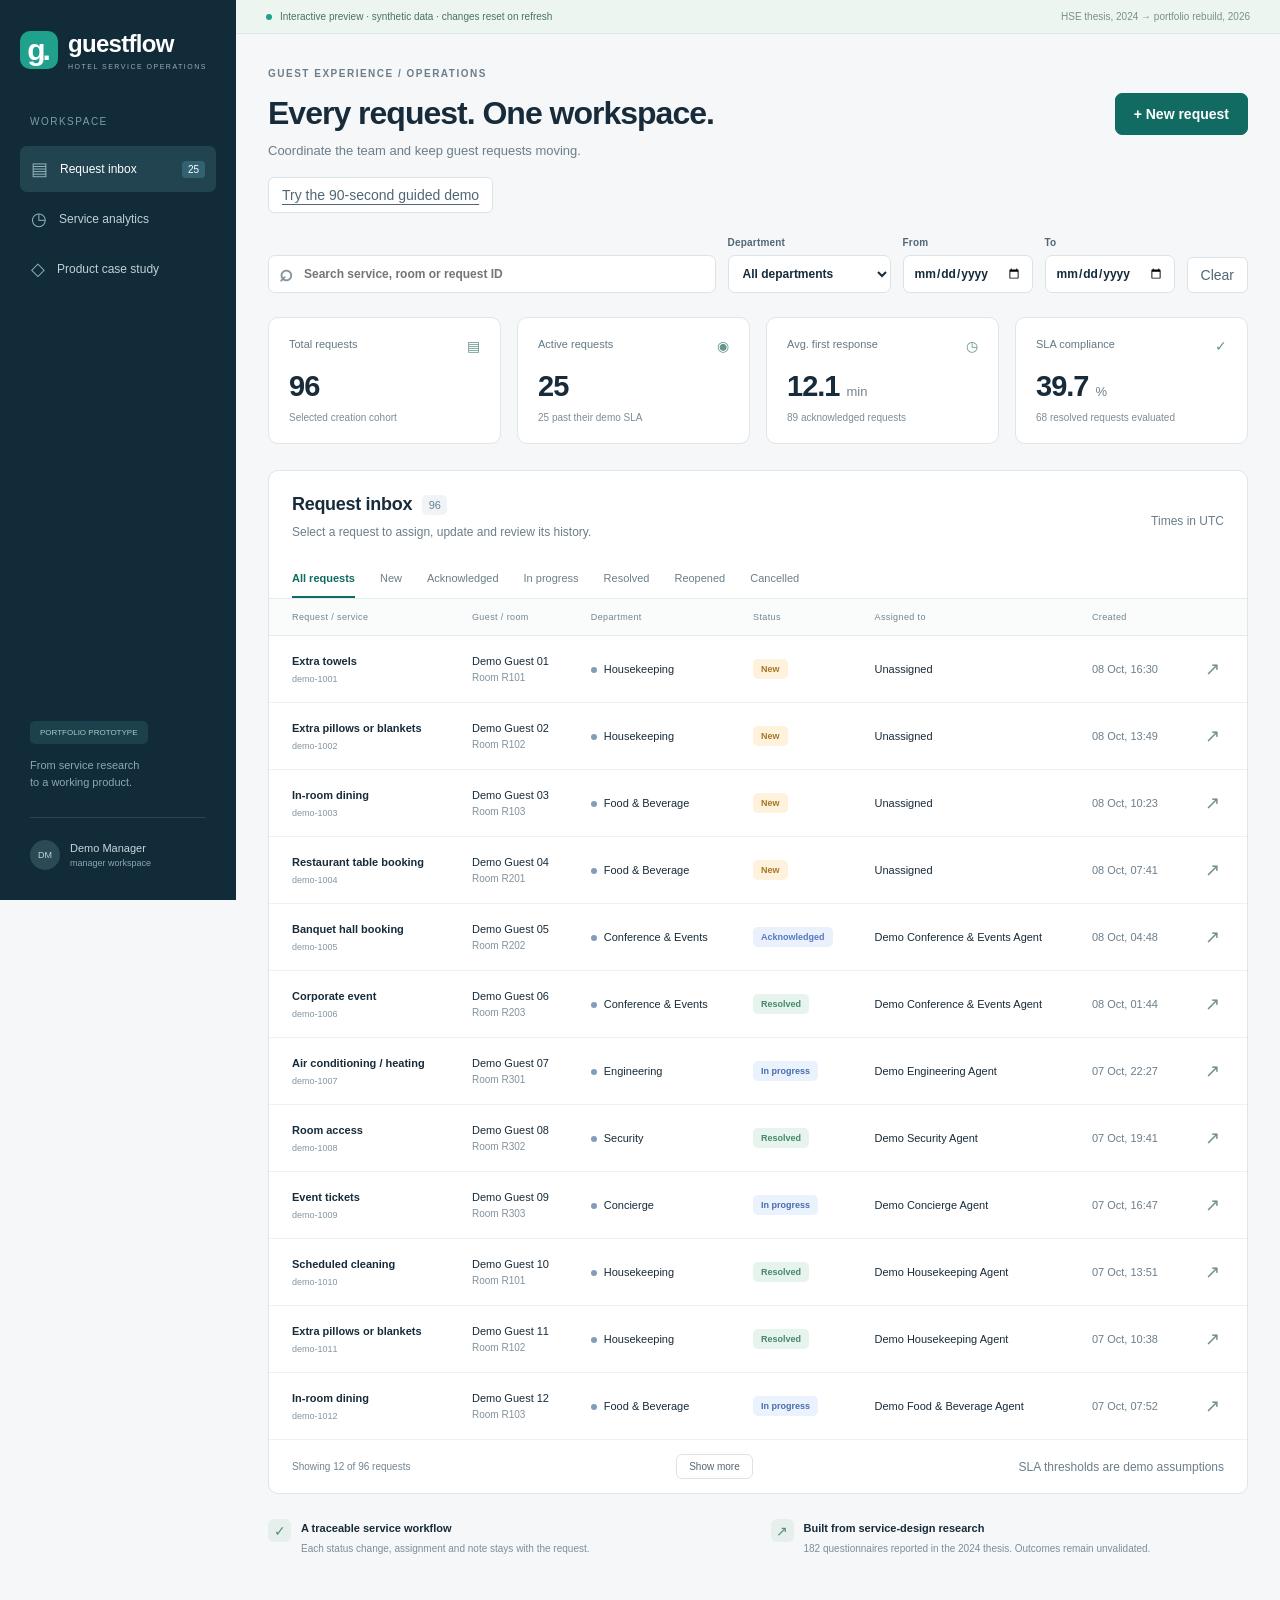
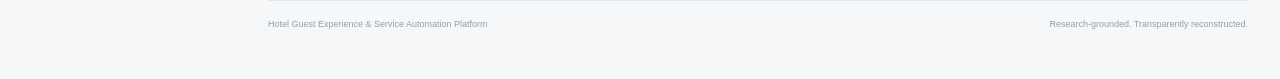
<file: OPEN_DEMO.html>
<!doctype html>
<html lang="en" data-preview="true">
<head><meta charset="utf-8"><meta name="viewport" content="width=device-width, initial-scale=1"><title>Guestflow · Hotel service operations</title><style>*{box-sizing:border-box}body{margin:0;font-family:Inter,ui-sans-serif,-apple-system,BlinkMacSystemFont,"Segoe UI",sans-serif;color:#172b3a;background:#f5f7f8;font-size:14px}button,input,select,textarea{font:inherit}button,a,input,select,textarea{outline-offset:4px}button{cursor:pointer}button:disabled{opacity:.5;cursor:not-allowed}[hidden]{display:none!important}h1,h2,p{margin-top:0}h1{font-size:32px;letter-spacing:-1px;margin-bottom:9px;line-height:1.15}h2{font-size:18px;letter-spacing:-.3px;margin-bottom:8px}p{line-height:1.6}label{display:flex;flex-direction:column;gap:7px;font-size:12px;font-weight:600;color:#526675}input,select,textarea{border:1px solid #dbe3e7;border-radius:7px;padding:11px;background:#fff;color:#172b3a;min-width:0}textarea{resize:vertical}.muted{color:#6b7e8b}.small{font-size:12px}.eyebrow{font-size:10px;letter-spacing:1.5px;font-weight:700;color:#6b7e8b;margin-bottom:13px}.primary{background:#116b62;border:1px solid #116b62;color:#fff;border-radius:7px;padding:12px 18px;font-weight:600}.primary:hover{background:#0b594f}.ghost{background:#fff;border:1px solid #dbe3e7;color:#526675;border-radius:6px;padding:9px 13px}.workspace{display:grid;grid-template-columns:236px 1fr;min-height:100vh}.sidebar{position:sticky;top:0;height:100vh;display:flex;flex-direction:column;background:#122b38;color:#c8d6dc;padding:30px 20px}.brand{display:flex;align-items:center;gap:10px;text-decoration:none;color:#fff;font-size:24px;font-weight:650;letter-spacing:-.7px}.brand small{display:block;letter-spacing:1.5px;font-size:7px;font-weight:500;margin-top:5px;color:#97b0b9}.brand-mark{display:grid;place-items:center;width:38px;height:38px;border-radius:10px;background:#20a18d;color:#fff;font-size:30px;font-weight:700;letter-spacing:-3px;padding-right:3px}.nav-label{margin:44px 10px 12px;color:#7f9ca8;font-size:10px;letter-spacing:1.5px}.nav-button{display:flex;gap:12px;align-items:center;width:100%;padding:12px 11px;background:none;border:0;text-align:left;color:#c0d0d7;font-size:12px;border-radius:7px;margin:4px 0}.nav-button>span:first-child{font-size:18px;color:#91b3bb}.nav-button.active{background:#214450;color:#fff}.count{margin-left:auto;font-size:10px;background:#326272;padding:3px 6px;border-radius:4px}.sidebar-bottom{margin-top:auto;padding:30px 10px 0}.side-pill{background:#1c404c!important;color:#a6cbc9!important;font-size:8px!important}.sidebar-bottom p{margin:13px 0 25px;color:#8aa8b3;font-size:11px}.user{display:flex;gap:10px;align-items:center;border-top:1px solid #2a4551;padding-top:22px;font-size:11px}.avatar{background:#2a4a55;border-radius:50%;width:30px;height:30px;display:grid;place-items:center;font-size:9px}.user small{display:block;color:#8aa8b3;font-size:9px;margin-top:4px}.logout{padding:8px 0;margin-top:12px;background:none;border:0;color:#9bb8c2;font-size:10px}.demo-banner{padding:11px 30px;background:#edf5f1;border-bottom:1px solid #dbe9e2;display:flex;align-items:center;gap:8px;color:#4a7164;font-size:10px}.dot{height:6px;width:6px;border-radius:100%;background:#20a18d}.banner-right{margin-left:auto;color:#799186}.main-content{padding:32px;max-width:1600px;margin:auto}.page-header{display:flex;align-items:center;justify-content:space-between;gap:20px;margin-bottom:25px}.page-header .muted{margin-bottom:0;font-size:13px}.filters{display:flex;gap:12px;align-items:flex-end;margin-bottom:24px}.filters>label:not(.search){min-width:130px}.filters label{font-size:10px;letter-spacing:.2px}.filters select,.filters input{font-size:12px;padding:10px}.search{flex:1;position:relative}.search span{position:absolute;left:11px;top:5px;font-size:23px;color:#8495a0}.search input{padding-left:35px!important;height:38px}.metric-grid{display:grid;grid-template-columns:repeat(4,minmax(0,1fr));gap:16px;margin-bottom:26px}.metric-card{background:#fff;border:1px solid #dfe6e9;border-radius:10px;padding:20px}.metric-top{display:flex;justify-content:space-between;color:#647986;font-size:11px}.metric-symbol{color:#65958b;font-size:14px}.metric-value{margin:16px 0 9px;font-size:29px;font-weight:650;letter-spacing:-1px}.metric-unit{font-size:13px;color:#71818b;font-weight:400;letter-spacing:0}.metric-caption{font-size:10px;color:#7c8d96}.panel{background:#fff;border:1px solid #dfe6e9;border-radius:10px;overflow:hidden}.panel-head{display:flex;justify-content:space-between;align-items:center;padding:23px 23px 12px}.panel-head p{margin-bottom:6px}.tag{display:inline-block;margin-left:5px;color:#688291;background:#f0f4f6;border-radius:5px;padding:4px 7px;font-size:11px;font-weight:500;vertical-align:middle}.tabs{display:flex;border-bottom:1px solid #e4ebee;padding:0 23px;gap:25px}.tab{padding:12px 0;color:#6b7e8b;background:none;border:0;font-size:11px;border-bottom:2px solid transparent}.tab.active{color:#116b62;border-bottom-color:#116b62;font-weight:700}.table-scroll{overflow:auto}table{border-collapse:collapse;width:100%;text-align:left;white-space:nowrap}th{padding:13px 16px;font-weight:500;font-size:9px;letter-spacing:.4px;background:#fafcfc;color:#718593;border-bottom:1px solid #e4ebee}td{padding:16px;border-bottom:1px solid #edf1f3;font-size:11px;max-width:250px}td:first-child,th:first-child{padding-left:23px}td .service-name{font-weight:650;margin-bottom:5px;display:block;white-space:normal}.request-id{font-size:9px;color:#8495a0}.room-label{display:block;font-size:10px;color:#82929d;margin-top:5px}.department-dot{display:inline-block;width:6px;height:6px;background:#819dba;border-radius:100%;margin-right:7px}.status-pill{display:inline-block;padding:5px 8px;border-radius:5px;font-size:9px;font-weight:600;background:#edf3f6;color:#668093}.status-pill.new{background:#fff2dd;color:#a57525}.status-pill.acknowledged{background:#eaf0fc;color:#527ac2}.status-pill.in_progress{background:#eaf2fe;color:#496cac}.status-pill.resolved{background:#e7f4ed;color:#45886a}.status-pill.reopened{background:#faebe8;color:#b76959}.status-pill.cancelled{background:#edf0f2;color:#808e97}.open-request{background:transparent;border:0;color:#71908a;font-size:18px;padding:6px}.table-footer{padding:14px 23px;display:flex;align-items:center;justify-content:space-between;font-size:10px;color:#718593;gap:12px}.support-strip{display:grid;grid-template-columns:1fr 1fr;gap:25px;padding:25px 0}.support-strip>div{position:relative;padding-left:33px}.support-strip strong{font-size:11px}.support-strip p{font-size:10px;color:#7d8f99;margin:6px 0}.support-icon{position:absolute;left:0;top:0;width:23px;height:23px;border-radius:6px;background:#e7efec;color:#4f8e7b;display:grid;place-items:center}.analytics-grid{display:grid;grid-template-columns:1.15fr 1fr;gap:20px}.chart-panel{padding:26px}.bars{margin-top:30px}.bar-row{margin:19px 0}.bar-label{display:flex;justify-content:space-between;font-size:11px;margin-bottom:8px}.bar-track{background:#eef3f2;height:8px;border-radius:4px;overflow:hidden}.bar-fill{background:#39998a;height:100%;border-radius:4px}.quality-row{padding:16px 0;border-bottom:1px solid #edf1f3;display:flex;justify-content:space-between;align-items:center}.quality-row strong{font-size:23px;letter-spacing:-.4px}.quality-row small{display:block;font-size:10px;color:#8195a0;margin-top:4px}.trend-panel{grid-column:1/-1}.trend{height:180px;display:flex;gap:18px;align-items:flex-end;padding-top:30px}.trend-item{flex:1;text-align:center;height:100%;display:flex;flex-direction:column;justify-content:flex-end;gap:6px;font-size:9px;color:#758f9a}.trend-bar{width:100%;max-width:38px;align-self:center;background:#67b1a5;border-radius:4px 4px 0 0;min-height:2px}.method-note{background:#eef4f2;padding:21px 25px;border-radius:9px;margin-top:20px;font-size:12px;color:#4d7366}.method-note p{font-size:11px;margin:8px 0 0}.case-hero{border-radius:12px;padding:40px;background:#e7f1ee}.case-hero h2{font-size:35px;line-height:1.15;letter-spacing:-1px;margin-bottom:18px}.case-hero p:not(.eyebrow){color:#55786c;max-width:600px}.pill{display:inline-block;background:#fff;color:#4d7768;font-size:10px;padding:7px 10px;border-radius:5px;margin-right:7px}.case-grid{display:grid;grid-template-columns:1fr 1fr;gap:18px;margin-top:20px}.case-grid article{padding:25px}.case-grid p{font-size:12px;line-height:1.7}.case-grid .small{font-size:10px}footer{display:flex;justify-content:space-between;font-size:9px;color:#91a0a9;border-top:1px solid #e1e7ea;padding:18px 0;margin-top:12px;gap:12px}.overlay{position:fixed;inset:0;background:#122b3870;z-index:9}.drawer{position:fixed;right:0;top:0;width:480px;max-width:100%;height:100vh;background:#fff;z-index:10;padding:32px;overflow:auto;box-shadow:-5px 0 40px #122b3820}.close{border:0;background:none;color:#71848e;font-size:24px;padding:0 4px}.drawer>.close{position:absolute;right:22px;top:20px}.drawer h2{font-size:25px;line-height:1.25;padding-right:10px}.detail-info{display:grid;grid-template-columns:1fr 1fr;gap:20px;border-top:1px solid #e4ebee;border-bottom:1px solid #e4ebee;padding:22px 0;margin:20px 0}.detail-info small{display:block;color:#7e929e;margin-bottom:5px;font-size:10px}.detail-description{font-size:12px;white-space:pre-wrap;background:#f5f8f8;border-radius:8px;padding:16px}.detail-form{display:flex;flex-direction:column;gap:12px;margin:22px 0}.detail-form .actions{display:flex;gap:8px}.timeline{border-left:1px solid #cbded7;margin:20px 0 0 5px}.event{position:relative;padding:0 0 20px 18px;font-size:11px}.event:before{content:"";position:absolute;left:-4px;top:4px;height:7px;width:7px;border-radius:100%;background:#6ba596}.event small{display:block;font-size:9px;color:#8b9ba4;margin-top:4px}.event p{margin:5px 0 0;color:#647d89;font-size:10px;white-space:pre-wrap}.notification{padding:12px 16px;background:#e8f3ed;border:1px solid #c6dfd2;border-radius:7px;color:#367257;margin-bottom:20px;font-size:12px}.notification.error,.error{color:#b24e44}.login-wrap{min-height:100vh;display:grid;place-items:center;background:linear-gradient(125deg,#e6efeb,#f7f9fa)}.login-card{background:#fff;border:1px solid #dce7e0;border-radius:16px;padding:42px;max-width:470px;margin:20px;box-shadow:0 25px 60px #284d3810}.login-card .brand-mark{margin-bottom:28px}.login-card h1{font-size:30px}.login-card form{display:flex;flex-direction:column;gap:18px;margin:28px 0 16px}.login-card .small{font-size:11px}dialog{border:1px solid #dfe6e9;border-radius:12px;padding:30px;width:450px;max-width:calc(100% - 30px);box-shadow:0 20px 90px #122b3830}dialog::backdrop{background:#122b3866}dialog form{display:flex;flex-direction:column;gap:15px}.dialog-header{display:flex;justify-content:space-between;align-items:flex-start}.dialog-header h2{font-size:23px}.empty-state{text-align:center;padding:45px;color:#7c919b}.table-footer button{font-size:10px;padding:6px 12px}
@media(min-width:1500px){td{font-size:12px;padding-top:18px;padding-bottom:18px}.metric-card{padding:24px}}@media(max-width:1100px){.workspace{grid-template-columns:200px 1fr}.sidebar{padding:25px 14px}.main-content{padding:25px}.filters{flex-wrap:wrap}.search{flex-basis:100%}.metric-grid{gap:10px}.metric-card{padding:15px}.banner-right{display:none}.metric-value{font-size:25px}.page-header h1{font-size:27px}}@media(max-width:760px){.workspace{display:block}.sidebar{position:relative;height:auto;padding:16px}.brand{font-size:20px}.brand small,.nav-label,.sidebar-bottom{display:none}.sidebar nav{display:flex;gap:10px;margin-top:14px}.nav-button{font-size:10px;padding:9px;width:auto;flex:1;gap:5px}.count{display:none}.nav-button>span:first-child{font-size:14px}.main-content{padding:20px 16px}.demo-banner{padding:10px 16px;font-size:9px}.page-header{align-items:flex-start}.page-header h1{font-size:25px}.page-header .primary{font-size:10px;padding:10px;white-space:nowrap}.metric-grid{grid-template-columns:1fr 1fr}.metric-value{font-size:25px}.filters{gap:8px}.filters>label:not(.search){flex:1;min-width:95px}.filters input,.filters select{max-width:100%;font-size:10px}.panel-head{padding:18px 16px 10px}.tabs{gap:17px;padding:0 16px;overflow:auto;white-space:nowrap}.table-footer{padding:12px 16px;flex-wrap:wrap}.support-strip,.case-grid,.analytics-grid{grid-template-columns:1fr}.support-strip{gap:18px}.trend-panel{grid-column:auto}.trend{gap:8px}.chart-panel{padding:22px}.case-hero{padding:28px}.case-hero h2{font-size:29px}footer{font-size:8px;line-height:1.5}.drawer{padding:28px 22px}.login-card{padding:30px}}
@media(max-width:760px){.table-scroll table,.table-scroll tbody{display:block}.table-scroll thead{display:none}.table-scroll tr{display:grid;grid-template-columns:1fr 110px;gap:12px;position:relative;padding:17px 16px;border-bottom:1px solid #edf1f3}.table-scroll td{padding:0;border:0;white-space:normal;font-size:11px;max-width:none}.table-scroll td:first-child{grid-column:1;grid-row:1;padding:0}.table-scroll td:nth-child(2){grid-column:1;grid-row:2;color:#6d8290;font-size:10px}.table-scroll td:nth-child(3){grid-column:2;grid-row:2;font-size:10px;line-height:1.5}.table-scroll td:nth-child(4){grid-column:2;grid-row:1;padding-right:22px}.table-scroll td:nth-child(5),.table-scroll td:nth-child(6){display:none}.table-scroll td:last-child{position:absolute;right:9px;top:12px}.table-scroll .service-name{font-size:12px;line-height:1.4}.table-scroll .room-label{margin-top:3px}.department-dot{margin-right:4px}}
</style><style>.guide-launch{margin:-10px 0 24px;text-decoration:underline;text-underline-offset:4px}
.guided-demo{display:grid;grid-template-columns:minmax(0,1.5fr) minmax(0,1fr);gap:24px;background:#eef3e8;border:1px solid #cbd8bf;border-radius:16px;padding:26px;margin:0 0 24px;scroll-margin-top:20px}
.guided-demo h2{font-size:25px;line-height:1.2;margin:8px 0 12px}.guided-demo h3{margin:10px 0 14px;font-size:19px;line-height:1.4}.guided-demo p{line-height:1.6}.guided-demo .mini-label{font-size:10px;letter-spacing:1px;font-weight:700}
.guide-record{background:#fff;border:1px solid #d9e0d4;border-radius:12px;padding:20px;min-width:0}.guide-record dl,.guide-comparison dl{margin:16px 0}.guided-demo dl>div{display:flex;gap:16px;justify-content:space-between;border-bottom:1px solid #d9e0d4;padding:9px 0;font-size:12px}.guided-demo dt{color:#5c685e}.guided-demo dd{margin:0;text-align:right;font-weight:600}
.guide-actions{display:flex;align-items:center;gap:10px;flex-wrap:wrap;margin:20px 0 12px}.guide-clock{font-size:11px;color:#596456;margin-bottom:0}.guide-comparison{border-top:1px solid #cbd8bf;margin-top:18px;padding-top:10px}.guide-comparison p:last-child{font-size:12px}#guide-error{font-size:13px;color:#8a3127}.guide-story{min-width:0}
@media(max-width:800px){.guided-demo{grid-template-columns:1fr;padding:20px;gap:18px}.guided-demo h2{font-size:23px}.guide-actions{align-items:stretch}.guide-actions button{white-space:normal}.guided-demo dl>div{flex-wrap:wrap}.guided-demo dd{text-align:left}}
@media(prefers-reduced-motion:reduce){.guided-demo{scroll-behavior:auto}}
</style></head>
<body>
<section id="login-view" class="login-wrap" hidden><div class="login-card"><div class="brand-mark">g.</div><p class="eyebrow">HOTEL GUEST EXPERIENCE PLATFORM</p><h1>Welcome to Guestflow.</h1><p class="muted">A shared workspace for better guest service.</p><form id="login-form"><label>Username<input id="username" autocomplete="username" required></label><label>Password<input id="password" type="password" autocomplete="current-password" required></label><button class="primary" type="submit">Sign in</button></form><p id="login-note" class="small muted"></p><p id="login-error" role="alert" class="error"></p></div></section>
<div id="workspace" class="workspace" hidden>
<aside class="sidebar"><a class="brand" href="#"><span class="brand-mark">g.</span><span>guestflow<small>HOTEL SERVICE OPERATIONS</small></span></a><p class="nav-label">WORKSPACE</p><nav aria-label="Main navigation"><button data-page="operations" class="nav-button active"><span>▤</span>Request inbox<span class="count" id="nav-count">0</span></button><button data-page="analytics" class="nav-button"><span>◷</span>Service analytics</button><button data-page="case" class="nav-button"><span>◇</span>Product case study</button></nav><div class="sidebar-bottom"><span class="pill side-pill">PORTFOLIO PROTOTYPE</span><p>From service research<br>to a working product.</p><div class="user"><span class="avatar">DM</span><div id="user-label">Demo Manager<small>Operations workspace</small></div></div><button id="logout" class="logout">Sign out</button></div></aside>
<main><div class="demo-banner"><span class="dot"></span><span id="demo-label">Synthetic demo data · no real guest records</span><span class="banner-right">HSE thesis, 2024 → portfolio rebuild, 2026</span></div><div class="main-content">
<header class="page-header"><div><p class="eyebrow">GUEST EXPERIENCE / <span id="breadcrumb">OPERATIONS</span></p><h1 id="page-title">Every request. One workspace.</h1><p class="muted" id="page-subtitle">Coordinate the team and keep guest requests moving.</p></div><button id="new-request" class="primary">+ New request</button></header>
<div class="filters"><label class="search"><span>⌕</span><input id="search" placeholder="Search service, room or request ID" aria-label="Search requests"></label><label>Department<select id="department"><option value="">All departments</option></select></label><label>From<input type="date" id="start-date" aria-label="Cohort start date"></label><label>To<input type="date" id="end-date" aria-label="Cohort end date"></label><button id="clear-filters" class="ghost">Clear</button></div>
<div id="notification" class="notification" role="status" hidden></div>
<section id="metric-cards" class="metric-grid" aria-label="Operational metrics"></section>
<section id="operations-page"><div class="panel queue-panel"><div class="panel-head"><div><h2>Request inbox <span class="tag" id="queue-count">0</span></h2><p class="small muted">Select a request to assign, update and review its history.</p></div><span class="small muted">Times in UTC</span></div><div class="tabs" role="group" aria-label="Status filter"><button data-status="" class="tab active">All requests</button><button data-status="new" class="tab">New</button><button data-status="acknowledged" class="tab">Acknowledged</button><button data-status="in_progress" class="tab">In progress</button><button data-status="resolved" class="tab">Resolved</button><button data-status="reopened" class="tab">Reopened</button><button data-status="cancelled" class="tab">Cancelled</button></div><div class="table-scroll"><table><thead><tr><th>Request / service</th><th>Guest / room</th><th>Department</th><th>Status</th><th>Assigned to</th><th>Created</th><th></th></tr></thead><tbody id="request-table"></tbody></table></div><div class="table-footer"><span id="table-summary"></span><button id="show-more" class="ghost">Show more</button><span class="small muted">SLA thresholds are demo assumptions</span></div></div><div class="support-strip"><div><span class="support-icon">✓</span><strong>A traceable service workflow</strong><p>Each status change, assignment and note stays with the request.</p></div><div><span class="support-icon">↗</span><strong>Built from service-design research</strong><p>182 questionnaires reported in the 2024 thesis. Outcomes remain unvalidated.</p></div></div></section>
<section id="analytics-page" hidden><div class="analytics-grid"><article class="panel chart-panel"><p class="eyebrow">REQUEST DISTRIBUTION</p><h2>Where the work goes</h2><p class="muted small">Requests by department · selected creation cohort</p><div id="department-chart" class="bars"></div></article><article class="panel chart-panel"><p class="eyebrow">SERVICE QUALITY</p><h2>Completion & feedback</h2><div id="quality-metrics"></div></article><article class="panel chart-panel trend-panel"><p class="eyebrow">REQUEST VOLUME</p><h2>Daily service demand</h2><div id="trend-chart" class="trend"></div></article></div><div class="method-note"><strong>Read the denominator before the percentage.</strong><p>Response time uses acknowledged requests. Resolution time and SLA use currently resolved requests. Reopen rate uses requests ever resolved. CSAT uses ratings on currently resolved requests. Empty cohorts show “—”. These are synthetic operations, not research results or measured business improvements.</p></div></section>
<section id="case-page" hidden><div class="case-hero"><p class="eyebrow">PROBLEM → DISCOVERY → DELIVERY</p><h2>A better way to handle<br>guest service requests.</h2><p>A thesis-derived product case by Albina Urubkina, HSE University · Business Informatics, 2024.</p><span class="pill">Service design</span><span class="pill">Business analysis</span><span class="pill">Product analytics</span></div><div class="case-grid"><article class="panel"><p class="eyebrow">01 / RESEARCH</p><h2>Find the service gaps</h2><p>The thesis reports 182 questionnaires, interviews and review analysis. Recurring themes include slow handoffs, lost requests and limited operational visibility.</p><p class="small muted">Source: thesis pp. 14–20 and 24–26. Raw survey data and interview transcripts are unavailable.</p></article><article class="panel"><p class="eyebrow">02 / DESIGN</p><h2>Make the work visible</h2><p>CJM, Service Blueprint, AS-IS / TO-BE, FURPS+, UML and an ERD connect guest needs to service processes and system requirements.</p><p class="small muted">English artifacts are reconstructions with explicit source and implementation labels.</p></article><article class="panel"><p class="eyebrow">03 / BUILD</p><h2>One operational record</h2><p>The original Telegram → Sheets → AppSheet prototype is rebuilt around a shared SQLite service, aiogram 3 bot and FastAPI staff workspace.</p><p class="small muted">This web panel and its operational analytics are new 2026 developments.</p></article><article class="panel"><p class="eyebrow">04 / VALIDATE NEXT</p><h2>Test the impact</h2><p>Compare response and resolution time, overdue workload and service feedback in a controlled hotel pilot. A working demo does not prove operational savings.</p><p class="small muted">No production rollout, revenue increase or service improvement is claimed.</p></article></div></section>
<footer><span>Hotel Guest Experience & Service Automation Platform</span><span>Research-grounded. Transparently reconstructed.</span></footer>
</div></main></div>
<div id="drawer-overlay" class="overlay" hidden></div><aside id="detail-drawer" class="drawer" aria-label="Request details" hidden><button id="close-drawer" class="close" aria-label="Close request details">×</button><div id="detail-content"></div></aside>
<dialog id="create-dialog"><form id="create-form"><div class="dialog-header"><div><p class="eyebrow">RECEPTION WORKSPACE</p><h2>Create a guest request</h2></div><button type="button" id="close-create" class="close" aria-label="Close new request">×</button></div><label>Guest<select id="create-guest" required></select></label><label>Category<select id="create-category" required></select></label><label>Service<select id="create-service" required></select></label><label>Request details<textarea id="create-detail" required maxlength="1000" rows="4" placeholder="Timing, quantity and preferences"></textarea></label><p class="small muted">Demo mode: use fictional information only.</p><button type="submit" class="primary">Save request</button></form></dialog>
<script>window.HOTEL_DEMO = {"label": "SYNTHETIC DEMO DATA", "requests": [{"id": "demo-1001", "guest_id": 1, "category_id": "amenities", "department_id": "housekeeping", "service": "Extra towels", "detail": "Could we have two extra towels before 19:00? This is a fictional demo request.", "status": "new", "assigned_to": null, "created_at": "2026-10-08T16:30:00Z", "responded_at": null, "first_resolved_at": null, "resolved_at": null, "sla_minutes": 60, "reopen_count": 0, "csat": null, "version": 1, "source_ref": "synthetic:0", "guest_name": "Demo Guest 01", "room": "R101", "department_name": "Housekeeping", "category_name": "Amenities & supplies", "assignee_name": null, "events": [{"id": 1, "request_id": "demo-1001", "actor_id": null, "action": "created", "from_status": null, "to_status": "new", "note": "Synthetic dataset", "occurred_at": "2026-10-08T16:30:00Z", "actor_name": null}]}, {"id": "demo-1002", "guest_id": 2, "category_id": "amenities", "department_id": "housekeeping", "service": "Extra pillows or blankets", "detail": "Synthetic request: extra pillows or blankets. Please confirm the service timing.", "status": "new", "assigned_to": null, "created_at": "2026-10-08T13:49:00Z", "responded_at": null, "first_resolved_at": null, "resolved_at": null, "sla_minutes": 60, "reopen_count": 0, "csat": null, "version": 1, "source_ref": "synthetic:1", "guest_name": "Demo Guest 02", "room": "R102", "department_name": "Housekeeping", "category_name": "Amenities & supplies", "assignee_name": null, "events": [{"id": 2, "request_id": "demo-1002", "actor_id": null, "action": "created", "from_status": null, "to_status": "new", "note": "Synthetic dataset", "occurred_at": "2026-10-08T13:49:00Z", "actor_name": null}]}, {"id": "demo-1003", "guest_id": 3, "category_id": "room_service", "department_id": "food", "service": "In-room dining", "detail": "Synthetic request: in-room dining. Please confirm the service timing.", "status": "new", "assigned_to": null, "created_at": "2026-10-08T10:23:00Z", "responded_at": null, "first_resolved_at": null, "resolved_at": null, "sla_minutes": 60, "reopen_count": 0, "csat": null, "version": 1, "source_ref": "synthetic:2", "guest_name": "Demo Guest 03", "room": "R103", "department_name": "Food & Beverage", "category_name": "Room service", "assignee_name": null, "events": [{"id": 3, "request_id": "demo-1003", "actor_id": null, "action": "created", "from_status": null, "to_status": "new", "note": "Synthetic dataset", "occurred_at": "2026-10-08T10:23:00Z", "actor_name": null}]}, {"id": "demo-1004", "guest_id": 4, "category_id": "restaurant", "department_id": "food", "service": "Restaurant table booking", "detail": "Synthetic request: restaurant table booking. Please confirm the service timing.", "status": "new", "assigned_to": null, "created_at": "2026-10-08T07:41:00Z", "responded_at": null, "first_resolved_at": null, "resolved_at": null, "sla_minutes": 60, "reopen_count": 0, "csat": null, "version": 1, "source_ref": "synthetic:3", "guest_name": "Demo Guest 04", "room": "R201", "department_name": "Food & Beverage", "category_name": "Restaurant services", "assignee_name": null, "events": [{"id": 4, "request_id": "demo-1004", "actor_id": null, "action": "created", "from_status": null, "to_status": "new", "note": "Synthetic dataset", "occurred_at": "2026-10-08T07:41:00Z", "actor_name": null}]}, {"id": "demo-1005", "guest_id": 5, "category_id": "venue", "department_id": "events", "service": "Banquet hall booking", "detail": "Synthetic request: banquet hall booking. Please confirm the service timing.", "status": "acknowledged", "assigned_to": 5, "created_at": "2026-10-08T04:48:00Z", "responded_at": "2026-10-08T05:04:00Z", "first_resolved_at": null, "resolved_at": null, "sla_minutes": 240, "reopen_count": 0, "csat": null, "version": 1, "source_ref": "synthetic:4", "guest_name": "Demo Guest 05", "room": "R202", "department_name": "Conference & Events", "category_name": "Venue booking", "assignee_name": "Demo Conference & Events Agent", "events": [{"id": 5, "request_id": "demo-1005", "actor_id": null, "action": "created", "from_status": null, "to_status": "new", "note": "Synthetic dataset", "occurred_at": "2026-10-08T04:48:00Z", "actor_name": null}, {"id": 6, "request_id": "demo-1005", "actor_id": 1, "action": "assigned", "from_status": null, "to_status": null, "note": "Employee ID: 5", "occurred_at": "2026-10-08T04:49:00Z", "actor_name": "Demo Manager"}, {"id": 7, "request_id": "demo-1005", "actor_id": 5, "action": "status_changed", "from_status": "new", "to_status": "acknowledged", "note": "Request acknowledged", "occurred_at": "2026-10-08T05:04:00Z", "actor_name": "Demo Conference & Events Agent"}]}, {"id": "demo-1006", "guest_id": 6, "category_id": "event", "department_id": "events", "service": "Corporate event", "detail": "Synthetic request: corporate event. Please confirm the service timing.", "status": "resolved", "assigned_to": 5, "created_at": "2026-10-08T01:44:00Z", "responded_at": "2026-10-08T02:02:00Z", "first_resolved_at": "2026-10-08T03:44:00Z", "resolved_at": "2026-10-08T03:44:00Z", "sla_minutes": 240, "reopen_count": 0, "csat": 4, "version": 1, "source_ref": "synthetic:5", "guest_name": "Demo Guest 06", "room": "R203", "department_name": "Conference & Events", "category_name": "Event organisation", "assignee_name": "Demo Conference & Events Agent", "events": [{"id": 8, "request_id": "demo-1006", "actor_id": null, "action": "created", "from_status": null, "to_status": "new", "note": "Synthetic dataset", "occurred_at": "2026-10-08T01:44:00Z", "actor_name": null}, {"id": 9, "request_id": "demo-1006", "actor_id": 1, "action": "assigned", "from_status": null, "to_status": null, "note": "Employee ID: 5", "occurred_at": "2026-10-08T01:45:00Z", "actor_name": "Demo Manager"}, {"id": 10, "request_id": "demo-1006", "actor_id": 5, "action": "status_changed", "from_status": "new", "to_status": "acknowledged", "note": "Request acknowledged", "occurred_at": "2026-10-08T02:02:00Z", "actor_name": "Demo Conference & Events Agent"}, {"id": 11, "request_id": "demo-1006", "actor_id": 5, "action": "status_changed", "from_status": "acknowledged", "to_status": "in_progress", "note": "Service started", "occurred_at": "2026-10-08T02:04:00Z", "actor_name": "Demo Conference & Events Agent"}, {"id": 12, "request_id": "demo-1006", "actor_id": 5, "action": "status_changed", "from_status": "in_progress", "to_status": "resolved", "note": "Service completed", "occurred_at": "2026-10-08T03:44:00Z", "actor_name": "Demo Conference & Events Agent"}, {"id": 13, "request_id": "demo-1006", "actor_id": null, "action": "rated", "from_status": null, "to_status": null, "note": "Score: 4/5", "occurred_at": "2026-10-08T03:49:00Z", "actor_name": null}]}, {"id": "demo-1007", "guest_id": 7, "category_id": "maintenance", "department_id": "engineering", "service": "Air conditioning / heating", "detail": "Synthetic request: air conditioning / heating. Please confirm the service timing.", "status": "in_progress", "assigned_to": 6, "created_at": "2026-10-07T22:27:00Z", "responded_at": "2026-10-07T22:36:00Z", "first_resolved_at": null, "resolved_at": null, "sla_minutes": 120, "reopen_count": 0, "csat": null, "version": 1, "source_ref": "synthetic:6", "guest_name": "Demo Guest 07", "room": "R301", "department_name": "Engineering", "category_name": "Repair & maintenance", "assignee_name": "Demo Engineering Agent", "events": [{"id": 14, "request_id": "demo-1007", "actor_id": null, "action": "created", "from_status": null, "to_status": "new", "note": "Synthetic dataset", "occurred_at": "2026-10-07T22:27:00Z", "actor_name": null}, {"id": 15, "request_id": "demo-1007", "actor_id": 1, "action": "assigned", "from_status": null, "to_status": null, "note": "Employee ID: 6", "occurred_at": "2026-10-07T22:28:00Z", "actor_name": "Demo Manager"}, {"id": 16, "request_id": "demo-1007", "actor_id": 6, "action": "status_changed", "from_status": "new", "to_status": "acknowledged", "note": "Request acknowledged", "occurred_at": "2026-10-07T22:36:00Z", "actor_name": "Demo Engineering Agent"}, {"id": 17, "request_id": "demo-1007", "actor_id": 6, "action": "status_changed", "from_status": "acknowledged", "to_status": "in_progress", "note": "Service started", "occurred_at": "2026-10-07T22:38:00Z", "actor_name": "Demo Engineering Agent"}]}, {"id": "demo-1008", "guest_id": 8, "category_id": "safety", "department_id": "security", "service": "Room access", "detail": "Synthetic request: room access. Please confirm the service timing.", "status": "resolved", "assigned_to": 7, "created_at": "2026-10-07T19:41:00Z", "responded_at": "2026-10-07T19:54:00Z", "first_resolved_at": "2026-10-07T22:23:00Z", "resolved_at": "2026-10-07T22:23:00Z", "sla_minutes": 30, "reopen_count": 0, "csat": 2, "version": 1, "source_ref": "synthetic:7", "guest_name": "Demo Guest 08", "room": "R302", "department_name": "Security", "category_name": "Safety & security", "assignee_name": "Demo Security Agent", "events": [{"id": 18, "request_id": "demo-1008", "actor_id": null, "action": "created", "from_status": null, "to_status": "new", "note": "Synthetic dataset", "occurred_at": "2026-10-07T19:41:00Z", "actor_name": null}, {"id": 19, "request_id": "demo-1008", "actor_id": 1, "action": "assigned", "from_status": null, "to_status": null, "note": "Employee ID: 7", "occurred_at": "2026-10-07T19:42:00Z", "actor_name": "Demo Manager"}, {"id": 20, "request_id": "demo-1008", "actor_id": 7, "action": "status_changed", "from_status": "new", "to_status": "acknowledged", "note": "Request acknowledged", "occurred_at": "2026-10-07T19:54:00Z", "actor_name": "Demo Security Agent"}, {"id": 21, "request_id": "demo-1008", "actor_id": 7, "action": "status_changed", "from_status": "acknowledged", "to_status": "in_progress", "note": "Service started", "occurred_at": "2026-10-07T19:56:00Z", "actor_name": "Demo Security Agent"}, {"id": 22, "request_id": "demo-1008", "actor_id": 7, "action": "status_changed", "from_status": "in_progress", "to_status": "resolved", "note": "Service completed", "occurred_at": "2026-10-07T22:23:00Z", "actor_name": "Demo Security Agent"}, {"id": 23, "request_id": "demo-1008", "actor_id": null, "action": "rated", "from_status": null, "to_status": null, "note": "Score: 2/5", "occurred_at": "2026-10-07T22:28:00Z", "actor_name": null}]}, {"id": "demo-1009", "guest_id": 9, "category_id": "personal", "department_id": "concierge", "service": "Event tickets", "detail": "Synthetic request: event tickets. Please confirm the service timing.", "status": "in_progress", "assigned_to": 8, "created_at": "2026-10-07T16:47:00Z", "responded_at": "2026-10-07T17:04:00Z", "first_resolved_at": null, "resolved_at": null, "sla_minutes": 120, "reopen_count": 0, "csat": null, "version": 1, "source_ref": "synthetic:8", "guest_name": "Demo Guest 09", "room": "R303", "department_name": "Concierge", "category_name": "Personal requests", "assignee_name": "Demo Concierge Agent", "events": [{"id": 24, "request_id": "demo-1009", "actor_id": null, "action": "created", "from_status": null, "to_status": "new", "note": "Synthetic dataset", "occurred_at": "2026-10-07T16:47:00Z", "actor_name": null}, {"id": 25, "request_id": "demo-1009", "actor_id": 1, "action": "assigned", "from_status": null, "to_status": null, "note": "Employee ID: 8", "occurred_at": "2026-10-07T16:48:00Z", "actor_name": "Demo Manager"}, {"id": 26, "request_id": "demo-1009", "actor_id": 8, "action": "status_changed", "from_status": "new", "to_status": "acknowledged", "note": "Request acknowledged", "occurred_at": "2026-10-07T17:04:00Z", "actor_name": "Demo Concierge Agent"}, {"id": 27, "request_id": "demo-1009", "actor_id": 8, "action": "status_changed", "from_status": "acknowledged", "to_status": "in_progress", "note": "Service started", "occurred_at": "2026-10-07T17:06:00Z", "actor_name": "Demo Concierge Agent"}]}, {"id": "demo-1010", "guest_id": 10, "category_id": "cleaning", "department_id": "housekeeping", "service": "Scheduled cleaning", "detail": "Synthetic request: scheduled cleaning. Please confirm the service timing.", "status": "resolved", "assigned_to": 3, "created_at": "2026-10-07T13:51:00Z", "responded_at": "2026-10-07T14:07:00Z", "first_resolved_at": "2026-10-07T14:35:00Z", "resolved_at": "2026-10-07T14:35:00Z", "sla_minutes": 60, "reopen_count": 0, "csat": null, "version": 1, "source_ref": "synthetic:9", "guest_name": "Demo Guest 10", "room": "R101", "department_name": "Housekeeping", "category_name": "Room cleaning & care", "assignee_name": "Demo Housekeeping Agent", "events": [{"id": 28, "request_id": "demo-1010", "actor_id": null, "action": "created", "from_status": null, "to_status": "new", "note": "Synthetic dataset", "occurred_at": "2026-10-07T13:51:00Z", "actor_name": null}, {"id": 29, "request_id": "demo-1010", "actor_id": 1, "action": "assigned", "from_status": null, "to_status": null, "note": "Employee ID: 3", "occurred_at": "2026-10-07T13:52:00Z", "actor_name": "Demo Manager"}, {"id": 30, "request_id": "demo-1010", "actor_id": 3, "action": "status_changed", "from_status": "new", "to_status": "acknowledged", "note": "Request acknowledged", "occurred_at": "2026-10-07T14:07:00Z", "actor_name": "Demo Housekeeping Agent"}, {"id": 31, "request_id": "demo-1010", "actor_id": 3, "action": "status_changed", "from_status": "acknowledged", "to_status": "in_progress", "note": "Service started", "occurred_at": "2026-10-07T14:09:00Z", "actor_name": "Demo Housekeeping Agent"}, {"id": 32, "request_id": "demo-1010", "actor_id": 3, "action": "status_changed", "from_status": "in_progress", "to_status": "resolved", "note": "Service completed", "occurred_at": "2026-10-07T14:35:00Z", "actor_name": "Demo Housekeeping Agent"}]}, {"id": "demo-1011", "guest_id": 11, "category_id": "amenities", "department_id": "housekeeping", "service": "Extra pillows or blankets", "detail": "Synthetic request: extra pillows or blankets. Please confirm the service timing.", "status": "resolved", "assigned_to": 3, "created_at": "2026-10-07T10:38:00Z", "responded_at": "2026-10-07T10:55:00Z", "first_resolved_at": "2026-10-07T11:39:00Z", "resolved_at": "2026-10-07T11:39:00Z", "sla_minutes": 60, "reopen_count": 0, "csat": 5, "version": 1, "source_ref": "synthetic:10", "guest_name": "Demo Guest 11", "room": "R102", "department_name": "Housekeeping", "category_name": "Amenities & supplies", "assignee_name": "Demo Housekeeping Agent", "events": [{"id": 33, "request_id": "demo-1011", "actor_id": null, "action": "created", "from_status": null, "to_status": "new", "note": "Synthetic dataset", "occurred_at": "2026-10-07T10:38:00Z", "actor_name": null}, {"id": 34, "request_id": "demo-1011", "actor_id": 1, "action": "assigned", "from_status": null, "to_status": null, "note": "Employee ID: 3", "occurred_at": "2026-10-07T10:39:00Z", "actor_name": "Demo Manager"}, {"id": 35, "request_id": "demo-1011", "actor_id": 3, "action": "status_changed", "from_status": "new", "to_status": "acknowledged", "note": "Request acknowledged", "occurred_at": "2026-10-07T10:55:00Z", "actor_name": "Demo Housekeeping Agent"}, {"id": 36, "request_id": "demo-1011", "actor_id": 3, "action": "status_changed", "from_status": "acknowledged", "to_status": "in_progress", "note": "Service started", "occurred_at": "2026-10-07T10:57:00Z", "actor_name": "Demo Housekeeping Agent"}, {"id": 37, "request_id": "demo-1011", "actor_id": 3, "action": "status_changed", "from_status": "in_progress", "to_status": "resolved", "note": "Service completed", "occurred_at": "2026-10-07T11:39:00Z", "actor_name": "Demo Housekeeping Agent"}, {"id": 38, "request_id": "demo-1011", "actor_id": null, "action": "rated", "from_status": null, "to_status": null, "note": "Score: 5/5", "occurred_at": "2026-10-07T11:44:00Z", "actor_name": null}]}, {"id": "demo-1012", "guest_id": 12, "category_id": "room_service", "department_id": "food", "service": "In-room dining", "detail": "Synthetic request: in-room dining. Please confirm the service timing.", "status": "in_progress", "assigned_to": 4, "created_at": "2026-10-07T07:52:00Z", "responded_at": "2026-10-07T08:07:00Z", "first_resolved_at": null, "resolved_at": null, "sla_minutes": 60, "reopen_count": 0, "csat": null, "version": 1, "source_ref": "synthetic:11", "guest_name": "Demo Guest 12", "room": "R103", "department_name": "Food & Beverage", "category_name": "Room service", "assignee_name": "Demo Food & Beverage Agent", "events": [{"id": 39, "request_id": "demo-1012", "actor_id": null, "action": "created", "from_status": null, "to_status": "new", "note": "Synthetic dataset", "occurred_at": "2026-10-07T07:52:00Z", "actor_name": null}, {"id": 40, "request_id": "demo-1012", "actor_id": 1, "action": "assigned", "from_status": null, "to_status": null, "note": "Employee ID: 4", "occurred_at": "2026-10-07T07:53:00Z", "actor_name": "Demo Manager"}, {"id": 41, "request_id": "demo-1012", "actor_id": 4, "action": "status_changed", "from_status": "new", "to_status": "acknowledged", "note": "Request acknowledged", "occurred_at": "2026-10-07T08:07:00Z", "actor_name": "Demo Food & Beverage Agent"}, {"id": 42, "request_id": "demo-1012", "actor_id": 4, "action": "status_changed", "from_status": "acknowledged", "to_status": "in_progress", "note": "Service started", "occurred_at": "2026-10-07T08:09:00Z", "actor_name": "Demo Food & Beverage Agent"}]}, {"id": "demo-1013", "guest_id": 1, "category_id": "restaurant", "department_id": "food", "service": "Restaurant table booking", "detail": "Synthetic request: restaurant table booking. Please confirm the service timing.", "status": "resolved", "assigned_to": 4, "created_at": "2026-10-07T04:39:00Z", "responded_at": "2026-10-07T04:48:00Z", "first_resolved_at": "2026-10-07T06:32:00Z", "resolved_at": "2026-10-07T06:32:00Z", "sla_minutes": 60, "reopen_count": 0, "csat": null, "version": 1, "source_ref": "synthetic:12", "guest_name": "Demo Guest 01", "room": "R101", "department_name": "Food & Beverage", "category_name": "Restaurant services", "assignee_name": "Demo Food & Beverage Agent", "events": [{"id": 43, "request_id": "demo-1013", "actor_id": null, "action": "created", "from_status": null, "to_status": "new", "note": "Synthetic dataset", "occurred_at": "2026-10-07T04:39:00Z", "actor_name": null}, {"id": 44, "request_id": "demo-1013", "actor_id": 1, "action": "assigned", "from_status": null, "to_status": null, "note": "Employee ID: 4", "occurred_at": "2026-10-07T04:40:00Z", "actor_name": "Demo Manager"}, {"id": 45, "request_id": "demo-1013", "actor_id": 4, "action": "status_changed", "from_status": "new", "to_status": "acknowledged", "note": "Request acknowledged", "occurred_at": "2026-10-07T04:48:00Z", "actor_name": "Demo Food & Beverage Agent"}, {"id": 46, "request_id": "demo-1013", "actor_id": 4, "action": "status_changed", "from_status": "acknowledged", "to_status": "in_progress", "note": "Service started", "occurred_at": "2026-10-07T04:50:00Z", "actor_name": "Demo Food & Beverage Agent"}, {"id": 47, "request_id": "demo-1013", "actor_id": 4, "action": "status_changed", "from_status": "in_progress", "to_status": "resolved", "note": "Service completed", "occurred_at": "2026-10-07T06:32:00Z", "actor_name": "Demo Food & Beverage Agent"}]}, {"id": "demo-1014", "guest_id": 2, "category_id": "venue", "department_id": "events", "service": "Conference room booking", "detail": "Synthetic request: conference room booking. Please confirm the service timing.", "status": "resolved", "assigned_to": 5, "created_at": "2026-10-07T01:33:00Z", "responded_at": "2026-10-07T01:54:00Z", "first_resolved_at": "2026-10-07T02:01:00Z", "resolved_at": "2026-10-07T04:57:00Z", "sla_minutes": 240, "reopen_count": 1, "csat": 4, "version": 1, "source_ref": "synthetic:13", "guest_name": "Demo Guest 02", "room": "R102", "department_name": "Conference & Events", "category_name": "Venue booking", "assignee_name": "Demo Conference & Events Agent", "events": [{"id": 48, "request_id": "demo-1014", "actor_id": null, "action": "created", "from_status": null, "to_status": "new", "note": "Synthetic dataset", "occurred_at": "2026-10-07T01:33:00Z", "actor_name": null}, {"id": 49, "request_id": "demo-1014", "actor_id": 1, "action": "assigned", "from_status": null, "to_status": null, "note": "Employee ID: 5", "occurred_at": "2026-10-07T01:34:00Z", "actor_name": "Demo Manager"}, {"id": 50, "request_id": "demo-1014", "actor_id": 5, "action": "status_changed", "from_status": "new", "to_status": "acknowledged", "note": "Request acknowledged", "occurred_at": "2026-10-07T01:54:00Z", "actor_name": "Demo Conference & Events Agent"}, {"id": 51, "request_id": "demo-1014", "actor_id": 5, "action": "status_changed", "from_status": "acknowledged", "to_status": "in_progress", "note": "Service started", "occurred_at": "2026-10-07T01:56:00Z", "actor_name": "Demo Conference & Events Agent"}, {"id": 52, "request_id": "demo-1014", "actor_id": 5, "action": "status_changed", "from_status": "in_progress", "to_status": "resolved", "note": "Initial service completed", "occurred_at": "2026-10-07T02:01:00Z", "actor_name": "Demo Conference & Events Agent"}, {"id": 53, "request_id": "demo-1014", "actor_id": 1, "action": "status_changed", "from_status": "resolved", "to_status": "reopened", "note": "Follow-up needed (synthetic)", "occurred_at": "2026-10-07T02:06:00Z", "actor_name": "Demo Manager"}, {"id": 54, "request_id": "demo-1014", "actor_id": 5, "action": "status_changed", "from_status": "reopened", "to_status": "in_progress", "note": "Follow-up started", "occurred_at": "2026-10-07T02:09:00Z", "actor_name": "Demo Conference & Events Agent"}, {"id": 55, "request_id": "demo-1014", "actor_id": 5, "action": "status_changed", "from_status": "in_progress", "to_status": "resolved", "note": "Service completed", "occurred_at": "2026-10-07T04:57:00Z", "actor_name": "Demo Conference & Events Agent"}, {"id": 56, "request_id": "demo-1014", "actor_id": null, "action": "rated", "from_status": null, "to_status": null, "note": "Score: 4/5", "occurred_at": "2026-10-07T05:02:00Z", "actor_name": null}]}, {"id": "demo-1015", "guest_id": 3, "category_id": "event", "department_id": "events", "service": "Team building", "detail": "Synthetic request: team building. Please confirm the service timing.", "status": "resolved", "assigned_to": 5, "created_at": "2026-10-06T22:46:00Z", "responded_at": "2026-10-06T22:56:00Z", "first_resolved_at": "2026-10-06T23:20:00Z", "resolved_at": "2026-10-06T23:20:00Z", "sla_minutes": 240, "reopen_count": 0, "csat": 4, "version": 1, "source_ref": "synthetic:14", "guest_name": "Demo Guest 03", "room": "R103", "department_name": "Conference & Events", "category_name": "Event organisation", "assignee_name": "Demo Conference & Events Agent", "events": [{"id": 57, "request_id": "demo-1015", "actor_id": null, "action": "created", "from_status": null, "to_status": "new", "note": "Synthetic dataset", "occurred_at": "2026-10-06T22:46:00Z", "actor_name": null}, {"id": 58, "request_id": "demo-1015", "actor_id": 1, "action": "assigned", "from_status": null, "to_status": null, "note": "Employee ID: 5", "occurred_at": "2026-10-06T22:47:00Z", "actor_name": "Demo Manager"}, {"id": 59, "request_id": "demo-1015", "actor_id": 5, "action": "status_changed", "from_status": "new", "to_status": "acknowledged", "note": "Request acknowledged", "occurred_at": "2026-10-06T22:56:00Z", "actor_name": "Demo Conference & Events Agent"}, {"id": 60, "request_id": "demo-1015", "actor_id": 5, "action": "status_changed", "from_status": "acknowledged", "to_status": "in_progress", "note": "Service started", "occurred_at": "2026-10-06T22:58:00Z", "actor_name": "Demo Conference & Events Agent"}, {"id": 61, "request_id": "demo-1015", "actor_id": 5, "action": "status_changed", "from_status": "in_progress", "to_status": "resolved", "note": "Service completed", "occurred_at": "2026-10-06T23:20:00Z", "actor_name": "Demo Conference & Events Agent"}, {"id": 62, "request_id": "demo-1015", "actor_id": null, "action": "rated", "from_status": null, "to_status": null, "note": "Score: 4/5", "occurred_at": "2026-10-06T23:25:00Z", "actor_name": null}]}, {"id": "demo-1016", "guest_id": 4, "category_id": "maintenance", "department_id": "engineering", "service": "Air conditioning / heating", "detail": "Synthetic request: air conditioning / heating. Please confirm the service timing.", "status": "resolved", "assigned_to": 6, "created_at": "2026-10-06T19:28:00Z", "responded_at": "2026-10-06T19:49:00Z", "first_resolved_at": "2026-10-06T21:45:00Z", "resolved_at": "2026-10-06T21:45:00Z", "sla_minutes": 120, "reopen_count": 0, "csat": null, "version": 1, "source_ref": "synthetic:15", "guest_name": "Demo Guest 04", "room": "R201", "department_name": "Engineering", "category_name": "Repair & maintenance", "assignee_name": "Demo Engineering Agent", "events": [{"id": 63, "request_id": "demo-1016", "actor_id": null, "action": "created", "from_status": null, "to_status": "new", "note": "Synthetic dataset", "occurred_at": "2026-10-06T19:28:00Z", "actor_name": null}, {"id": 64, "request_id": "demo-1016", "actor_id": 1, "action": "assigned", "from_status": null, "to_status": null, "note": "Employee ID: 6", "occurred_at": "2026-10-06T19:29:00Z", "actor_name": "Demo Manager"}, {"id": 65, "request_id": "demo-1016", "actor_id": 6, "action": "status_changed", "from_status": "new", "to_status": "acknowledged", "note": "Request acknowledged", "occurred_at": "2026-10-06T19:49:00Z", "actor_name": "Demo Engineering Agent"}, {"id": 66, "request_id": "demo-1016", "actor_id": 6, "action": "status_changed", "from_status": "acknowledged", "to_status": "in_progress", "note": "Service started", "occurred_at": "2026-10-06T19:51:00Z", "actor_name": "Demo Engineering Agent"}, {"id": 67, "request_id": "demo-1016", "actor_id": 6, "action": "status_changed", "from_status": "in_progress", "to_status": "resolved", "note": "Service completed", "occurred_at": "2026-10-06T21:45:00Z", "actor_name": "Demo Engineering Agent"}]}, {"id": "demo-1017", "guest_id": 5, "category_id": "safety", "department_id": "security", "service": "Room access", "detail": "Synthetic request: room access. Please confirm the service timing.", "status": "resolved", "assigned_to": 7, "created_at": "2026-10-06T16:21:00Z", "responded_at": "2026-10-06T16:31:00Z", "first_resolved_at": "2026-10-06T17:51:00Z", "resolved_at": "2026-10-06T17:51:00Z", "sla_minutes": 30, "reopen_count": 0, "csat": 4, "version": 1, "source_ref": "synthetic:16", "guest_name": "Demo Guest 05", "room": "R202", "department_name": "Security", "category_name": "Safety & security", "assignee_name": "Demo Security Agent", "events": [{"id": 68, "request_id": "demo-1017", "actor_id": null, "action": "created", "from_status": null, "to_status": "new", "note": "Synthetic dataset", "occurred_at": "2026-10-06T16:21:00Z", "actor_name": null}, {"id": 69, "request_id": "demo-1017", "actor_id": 1, "action": "assigned", "from_status": null, "to_status": null, "note": "Employee ID: 7", "occurred_at": "2026-10-06T16:22:00Z", "actor_name": "Demo Manager"}, {"id": 70, "request_id": "demo-1017", "actor_id": 7, "action": "status_changed", "from_status": "new", "to_status": "acknowledged", "note": "Request acknowledged", "occurred_at": "2026-10-06T16:31:00Z", "actor_name": "Demo Security Agent"}, {"id": 71, "request_id": "demo-1017", "actor_id": 7, "action": "status_changed", "from_status": "acknowledged", "to_status": "in_progress", "note": "Service started", "occurred_at": "2026-10-06T16:33:00Z", "actor_name": "Demo Security Agent"}, {"id": 72, "request_id": "demo-1017", "actor_id": 7, "action": "status_changed", "from_status": "in_progress", "to_status": "resolved", "note": "Service completed", "occurred_at": "2026-10-06T17:51:00Z", "actor_name": "Demo Security Agent"}, {"id": 73, "request_id": "demo-1017", "actor_id": null, "action": "rated", "from_status": null, "to_status": null, "note": "Score: 4/5", "occurred_at": "2026-10-06T17:56:00Z", "actor_name": null}]}, {"id": "demo-1018", "guest_id": 6, "category_id": "personal", "department_id": "concierge", "service": "Transport", "detail": "Synthetic request: transport. Please confirm the service timing.", "status": "resolved", "assigned_to": 8, "created_at": "2026-10-06T13:37:00Z", "responded_at": "2026-10-06T13:51:00Z", "first_resolved_at": "2026-10-06T16:13:00Z", "resolved_at": "2026-10-06T16:13:00Z", "sla_minutes": 120, "reopen_count": 0, "csat": 5, "version": 1, "source_ref": "synthetic:17", "guest_name": "Demo Guest 06", "room": "R203", "department_name": "Concierge", "category_name": "Personal requests", "assignee_name": "Demo Concierge Agent", "events": [{"id": 74, "request_id": "demo-1018", "actor_id": null, "action": "created", "from_status": null, "to_status": "new", "note": "Synthetic dataset", "occurred_at": "2026-10-06T13:37:00Z", "actor_name": null}, {"id": 75, "request_id": "demo-1018", "actor_id": 1, "action": "assigned", "from_status": null, "to_status": null, "note": "Employee ID: 8", "occurred_at": "2026-10-06T13:38:00Z", "actor_name": "Demo Manager"}, {"id": 76, "request_id": "demo-1018", "actor_id": 8, "action": "status_changed", "from_status": "new", "to_status": "acknowledged", "note": "Request acknowledged", "occurred_at": "2026-10-06T13:51:00Z", "actor_name": "Demo Concierge Agent"}, {"id": 77, "request_id": "demo-1018", "actor_id": 8, "action": "status_changed", "from_status": "acknowledged", "to_status": "in_progress", "note": "Service started", "occurred_at": "2026-10-06T13:53:00Z", "actor_name": "Demo Concierge Agent"}, {"id": 78, "request_id": "demo-1018", "actor_id": 8, "action": "status_changed", "from_status": "in_progress", "to_status": "resolved", "note": "Service completed", "occurred_at": "2026-10-06T16:13:00Z", "actor_name": "Demo Concierge Agent"}, {"id": 79, "request_id": "demo-1018", "actor_id": null, "action": "rated", "from_status": null, "to_status": null, "note": "Score: 5/5", "occurred_at": "2026-10-06T16:18:00Z", "actor_name": null}]}, {"id": "demo-1019", "guest_id": 7, "category_id": "cleaning", "department_id": "housekeeping", "service": "Urgent cleaning", "detail": "Synthetic request: urgent cleaning. Please confirm the service timing.", "status": "resolved", "assigned_to": 3, "created_at": "2026-10-06T10:51:00Z", "responded_at": "2026-10-06T11:04:00Z", "first_resolved_at": "2026-10-06T12:46:00Z", "resolved_at": "2026-10-06T12:46:00Z", "sla_minutes": 60, "reopen_count": 0, "csat": null, "version": 1, "source_ref": "synthetic:18", "guest_name": "Demo Guest 07", "room": "R301", "department_name": "Housekeeping", "category_name": "Room cleaning & care", "assignee_name": "Demo Housekeeping Agent", "events": [{"id": 80, "request_id": "demo-1019", "actor_id": null, "action": "created", "from_status": null, "to_status": "new", "note": "Synthetic dataset", "occurred_at": "2026-10-06T10:51:00Z", "actor_name": null}, {"id": 81, "request_id": "demo-1019", "actor_id": 1, "action": "assigned", "from_status": null, "to_status": null, "note": "Employee ID: 3", "occurred_at": "2026-10-06T10:52:00Z", "actor_name": "Demo Manager"}, {"id": 82, "request_id": "demo-1019", "actor_id": 3, "action": "status_changed", "from_status": "new", "to_status": "acknowledged", "note": "Request acknowledged", "occurred_at": "2026-10-06T11:04:00Z", "actor_name": "Demo Housekeeping Agent"}, {"id": 83, "request_id": "demo-1019", "actor_id": 3, "action": "status_changed", "from_status": "acknowledged", "to_status": "in_progress", "note": "Service started", "occurred_at": "2026-10-06T11:06:00Z", "actor_name": "Demo Housekeeping Agent"}, {"id": 84, "request_id": "demo-1019", "actor_id": 3, "action": "status_changed", "from_status": "in_progress", "to_status": "resolved", "note": "Service completed", "occurred_at": "2026-10-06T12:46:00Z", "actor_name": "Demo Housekeeping Agent"}]}, {"id": "demo-1020", "guest_id": 8, "category_id": "amenities", "department_id": "housekeeping", "service": "Extra pillows or blankets", "detail": "Synthetic request: extra pillows or blankets. Please confirm the service timing.", "status": "acknowledged", "assigned_to": 3, "created_at": "2026-10-06T07:31:00Z", "responded_at": "2026-10-06T07:38:00Z", "first_resolved_at": null, "resolved_at": null, "sla_minutes": 60, "reopen_count": 0, "csat": null, "version": 1, "source_ref": "synthetic:19", "guest_name": "Demo Guest 08", "room": "R302", "department_name": "Housekeeping", "category_name": "Amenities & supplies", "assignee_name": "Demo Housekeeping Agent", "events": [{"id": 85, "request_id": "demo-1020", "actor_id": null, "action": "created", "from_status": null, "to_status": "new", "note": "Synthetic dataset", "occurred_at": "2026-10-06T07:31:00Z", "actor_name": null}, {"id": 86, "request_id": "demo-1020", "actor_id": 1, "action": "assigned", "from_status": null, "to_status": null, "note": "Employee ID: 3", "occurred_at": "2026-10-06T07:32:00Z", "actor_name": "Demo Manager"}, {"id": 87, "request_id": "demo-1020", "actor_id": 3, "action": "status_changed", "from_status": "new", "to_status": "acknowledged", "note": "Request acknowledged", "occurred_at": "2026-10-06T07:38:00Z", "actor_name": "Demo Housekeeping Agent"}]}, {"id": "demo-1021", "guest_id": 9, "category_id": "room_service", "department_id": "food", "service": "In-room dining", "detail": "Synthetic request: in-room dining. Please confirm the service timing.", "status": "acknowledged", "assigned_to": 4, "created_at": "2026-10-06T04:39:00Z", "responded_at": "2026-10-06T05:00:00Z", "first_resolved_at": null, "resolved_at": null, "sla_minutes": 60, "reopen_count": 0, "csat": null, "version": 1, "source_ref": "synthetic:20", "guest_name": "Demo Guest 09", "room": "R303", "department_name": "Food & Beverage", "category_name": "Room service", "assignee_name": "Demo Food & Beverage Agent", "events": [{"id": 88, "request_id": "demo-1021", "actor_id": null, "action": "created", "from_status": null, "to_status": "new", "note": "Synthetic dataset", "occurred_at": "2026-10-06T04:39:00Z", "actor_name": null}, {"id": 89, "request_id": "demo-1021", "actor_id": 1, "action": "assigned", "from_status": null, "to_status": null, "note": "Employee ID: 4", "occurred_at": "2026-10-06T04:40:00Z", "actor_name": "Demo Manager"}, {"id": 90, "request_id": "demo-1021", "actor_id": 4, "action": "status_changed", "from_status": "new", "to_status": "acknowledged", "note": "Request acknowledged", "occurred_at": "2026-10-06T05:00:00Z", "actor_name": "Demo Food & Beverage Agent"}]}, {"id": "demo-1022", "guest_id": 10, "category_id": "restaurant", "department_id": "food", "service": "Restaurant table booking", "detail": "Synthetic request: restaurant table booking. Please confirm the service timing.", "status": "resolved", "assigned_to": 4, "created_at": "2026-10-06T01:56:00Z", "responded_at": "2026-10-06T02:04:00Z", "first_resolved_at": "2026-10-06T02:27:00Z", "resolved_at": "2026-10-06T02:27:00Z", "sla_minutes": 60, "reopen_count": 0, "csat": null, "version": 1, "source_ref": "synthetic:21", "guest_name": "Demo Guest 10", "room": "R101", "department_name": "Food & Beverage", "category_name": "Restaurant services", "assignee_name": "Demo Food & Beverage Agent", "events": [{"id": 91, "request_id": "demo-1022", "actor_id": null, "action": "created", "from_status": null, "to_status": "new", "note": "Synthetic dataset", "occurred_at": "2026-10-06T01:56:00Z", "actor_name": null}, {"id": 92, "request_id": "demo-1022", "actor_id": 1, "action": "assigned", "from_status": null, "to_status": null, "note": "Employee ID: 4", "occurred_at": "2026-10-06T01:57:00Z", "actor_name": "Demo Manager"}, {"id": 93, "request_id": "demo-1022", "actor_id": 4, "action": "status_changed", "from_status": "new", "to_status": "acknowledged", "note": "Request acknowledged", "occurred_at": "2026-10-06T02:04:00Z", "actor_name": "Demo Food & Beverage Agent"}, {"id": 94, "request_id": "demo-1022", "actor_id": 4, "action": "status_changed", "from_status": "acknowledged", "to_status": "in_progress", "note": "Service started", "occurred_at": "2026-10-06T02:06:00Z", "actor_name": "Demo Food & Beverage Agent"}, {"id": 95, "request_id": "demo-1022", "actor_id": 4, "action": "status_changed", "from_status": "in_progress", "to_status": "resolved", "note": "Service completed", "occurred_at": "2026-10-06T02:27:00Z", "actor_name": "Demo Food & Beverage Agent"}]}, {"id": "demo-1023", "guest_id": 11, "category_id": "venue", "department_id": "events", "service": "Banquet hall booking", "detail": "Synthetic request: banquet hall booking. Please confirm the service timing.", "status": "resolved", "assigned_to": 5, "created_at": "2026-10-05T22:51:00Z", "responded_at": "2026-10-05T23:01:00Z", "first_resolved_at": "2026-10-06T00:50:00Z", "resolved_at": "2026-10-06T00:50:00Z", "sla_minutes": 240, "reopen_count": 0, "csat": 3, "version": 1, "source_ref": "synthetic:22", "guest_name": "Demo Guest 11", "room": "R102", "department_name": "Conference & Events", "category_name": "Venue booking", "assignee_name": "Demo Conference & Events Agent", "events": [{"id": 96, "request_id": "demo-1023", "actor_id": null, "action": "created", "from_status": null, "to_status": "new", "note": "Synthetic dataset", "occurred_at": "2026-10-05T22:51:00Z", "actor_name": null}, {"id": 97, "request_id": "demo-1023", "actor_id": 1, "action": "assigned", "from_status": null, "to_status": null, "note": "Employee ID: 5", "occurred_at": "2026-10-05T22:52:00Z", "actor_name": "Demo Manager"}, {"id": 98, "request_id": "demo-1023", "actor_id": 5, "action": "status_changed", "from_status": "new", "to_status": "acknowledged", "note": "Request acknowledged", "occurred_at": "2026-10-05T23:01:00Z", "actor_name": "Demo Conference & Events Agent"}, {"id": 99, "request_id": "demo-1023", "actor_id": 5, "action": "status_changed", "from_status": "acknowledged", "to_status": "in_progress", "note": "Service started", "occurred_at": "2026-10-05T23:03:00Z", "actor_name": "Demo Conference & Events Agent"}, {"id": 100, "request_id": "demo-1023", "actor_id": 5, "action": "status_changed", "from_status": "in_progress", "to_status": "resolved", "note": "Service completed", "occurred_at": "2026-10-06T00:50:00Z", "actor_name": "Demo Conference & Events Agent"}, {"id": 101, "request_id": "demo-1023", "actor_id": null, "action": "rated", "from_status": null, "to_status": null, "note": "Score: 3/5", "occurred_at": "2026-10-06T00:55:00Z", "actor_name": null}]}, {"id": "demo-1024", "guest_id": 12, "category_id": "event", "department_id": "events", "service": "Birthday", "detail": "Synthetic request: birthday. Please confirm the service timing.", "status": "resolved", "assigned_to": 5, "created_at": "2026-10-05T19:55:00Z", "responded_at": "2026-10-05T20:07:00Z", "first_resolved_at": "2026-10-05T21:26:00Z", "resolved_at": "2026-10-05T21:26:00Z", "sla_minutes": 240, "reopen_count": 0, "csat": 5, "version": 1, "source_ref": "synthetic:23", "guest_name": "Demo Guest 12", "room": "R103", "department_name": "Conference & Events", "category_name": "Event organisation", "assignee_name": "Demo Conference & Events Agent", "events": [{"id": 102, "request_id": "demo-1024", "actor_id": null, "action": "created", "from_status": null, "to_status": "new", "note": "Synthetic dataset", "occurred_at": "2026-10-05T19:55:00Z", "actor_name": null}, {"id": 103, "request_id": "demo-1024", "actor_id": 1, "action": "assigned", "from_status": null, "to_status": null, "note": "Employee ID: 5", "occurred_at": "2026-10-05T19:56:00Z", "actor_name": "Demo Manager"}, {"id": 104, "request_id": "demo-1024", "actor_id": 5, "action": "status_changed", "from_status": "new", "to_status": "acknowledged", "note": "Request acknowledged", "occurred_at": "2026-10-05T20:07:00Z", "actor_name": "Demo Conference & Events Agent"}, {"id": 105, "request_id": "demo-1024", "actor_id": 5, "action": "status_changed", "from_status": "acknowledged", "to_status": "in_progress", "note": "Service started", "occurred_at": "2026-10-05T20:09:00Z", "actor_name": "Demo Conference & Events Agent"}, {"id": 106, "request_id": "demo-1024", "actor_id": 5, "action": "status_changed", "from_status": "in_progress", "to_status": "resolved", "note": "Service completed", "occurred_at": "2026-10-05T21:26:00Z", "actor_name": "Demo Conference & Events Agent"}, {"id": 107, "request_id": "demo-1024", "actor_id": null, "action": "rated", "from_status": null, "to_status": null, "note": "Score: 5/5", "occurred_at": "2026-10-05T21:31:00Z", "actor_name": null}]}, {"id": "demo-1025", "guest_id": 1, "category_id": "maintenance", "department_id": "engineering", "service": "Air conditioning / heating", "detail": "Synthetic request: air conditioning / heating. Please confirm the service timing.", "status": "resolved", "assigned_to": 6, "created_at": "2026-10-05T16:31:00Z", "responded_at": "2026-10-05T16:49:00Z", "first_resolved_at": "2026-10-05T19:15:00Z", "resolved_at": "2026-10-05T19:15:00Z", "sla_minutes": 120, "reopen_count": 0, "csat": null, "version": 1, "source_ref": "synthetic:24", "guest_name": "Demo Guest 01", "room": "R101", "department_name": "Engineering", "category_name": "Repair & maintenance", "assignee_name": "Demo Engineering Agent", "events": [{"id": 108, "request_id": "demo-1025", "actor_id": null, "action": "created", "from_status": null, "to_status": "new", "note": "Synthetic dataset", "occurred_at": "2026-10-05T16:31:00Z", "actor_name": null}, {"id": 109, "request_id": "demo-1025", "actor_id": 1, "action": "assigned", "from_status": null, "to_status": null, "note": "Employee ID: 6", "occurred_at": "2026-10-05T16:32:00Z", "actor_name": "Demo Manager"}, {"id": 110, "request_id": "demo-1025", "actor_id": 6, "action": "status_changed", "from_status": "new", "to_status": "acknowledged", "note": "Request acknowledged", "occurred_at": "2026-10-05T16:49:00Z", "actor_name": "Demo Engineering Agent"}, {"id": 111, "request_id": "demo-1025", "actor_id": 6, "action": "status_changed", "from_status": "acknowledged", "to_status": "in_progress", "note": "Service started", "occurred_at": "2026-10-05T16:51:00Z", "actor_name": "Demo Engineering Agent"}, {"id": 112, "request_id": "demo-1025", "actor_id": 6, "action": "status_changed", "from_status": "in_progress", "to_status": "resolved", "note": "Service completed", "occurred_at": "2026-10-05T19:15:00Z", "actor_name": "Demo Engineering Agent"}]}, {"id": "demo-1026", "guest_id": 2, "category_id": "safety", "department_id": "security", "service": "Room access", "detail": "Synthetic request: room access. Please confirm the service timing.", "status": "in_progress", "assigned_to": 7, "created_at": "2026-10-05T13:33:00Z", "responded_at": "2026-10-05T13:49:00Z", "first_resolved_at": null, "resolved_at": null, "sla_minutes": 30, "reopen_count": 0, "csat": null, "version": 1, "source_ref": "synthetic:25", "guest_name": "Demo Guest 02", "room": "R102", "department_name": "Security", "category_name": "Safety & security", "assignee_name": "Demo Security Agent", "events": [{"id": 113, "request_id": "demo-1026", "actor_id": null, "action": "created", "from_status": null, "to_status": "new", "note": "Synthetic dataset", "occurred_at": "2026-10-05T13:33:00Z", "actor_name": null}, {"id": 114, "request_id": "demo-1026", "actor_id": 1, "action": "assigned", "from_status": null, "to_status": null, "note": "Employee ID: 7", "occurred_at": "2026-10-05T13:34:00Z", "actor_name": "Demo Manager"}, {"id": 115, "request_id": "demo-1026", "actor_id": 7, "action": "status_changed", "from_status": "new", "to_status": "acknowledged", "note": "Request acknowledged", "occurred_at": "2026-10-05T13:49:00Z", "actor_name": "Demo Security Agent"}, {"id": 116, "request_id": "demo-1026", "actor_id": 7, "action": "status_changed", "from_status": "acknowledged", "to_status": "in_progress", "note": "Service started", "occurred_at": "2026-10-05T13:51:00Z", "actor_name": "Demo Security Agent"}]}, {"id": "demo-1027", "guest_id": 3, "category_id": "personal", "department_id": "concierge", "service": "Restaurant recommendations", "detail": "Synthetic request: restaurant recommendations. Please confirm the service timing.", "status": "reopened", "assigned_to": 8, "created_at": "2026-10-05T10:48:00Z", "responded_at": "2026-10-05T11:00:00Z", "first_resolved_at": "2026-10-05T11:16:00Z", "resolved_at": null, "sla_minutes": 120, "reopen_count": 1, "csat": null, "version": 1, "source_ref": "synthetic:26", "guest_name": "Demo Guest 03", "room": "R103", "department_name": "Concierge", "category_name": "Personal requests", "assignee_name": "Demo Concierge Agent", "events": [{"id": 117, "request_id": "demo-1027", "actor_id": null, "action": "created", "from_status": null, "to_status": "new", "note": "Synthetic dataset", "occurred_at": "2026-10-05T10:48:00Z", "actor_name": null}, {"id": 118, "request_id": "demo-1027", "actor_id": 1, "action": "assigned", "from_status": null, "to_status": null, "note": "Employee ID: 8", "occurred_at": "2026-10-05T10:49:00Z", "actor_name": "Demo Manager"}, {"id": 119, "request_id": "demo-1027", "actor_id": 8, "action": "status_changed", "from_status": "new", "to_status": "acknowledged", "note": "Request acknowledged", "occurred_at": "2026-10-05T11:00:00Z", "actor_name": "Demo Concierge Agent"}, {"id": 120, "request_id": "demo-1027", "actor_id": 8, "action": "status_changed", "from_status": "acknowledged", "to_status": "in_progress", "note": "Service started", "occurred_at": "2026-10-05T11:02:00Z", "actor_name": "Demo Concierge Agent"}, {"id": 121, "request_id": "demo-1027", "actor_id": 8, "action": "status_changed", "from_status": "in_progress", "to_status": "resolved", "note": "Initial service completed", "occurred_at": "2026-10-05T11:16:00Z", "actor_name": "Demo Concierge Agent"}, {"id": 122, "request_id": "demo-1027", "actor_id": 1, "action": "status_changed", "from_status": "resolved", "to_status": "reopened", "note": "Follow-up needed (synthetic)", "occurred_at": "2026-10-05T11:21:00Z", "actor_name": "Demo Manager"}]}, {"id": "demo-1028", "guest_id": 4, "category_id": "cleaning", "department_id": "housekeeping", "service": "Scheduled cleaning", "detail": "Synthetic request: scheduled cleaning. Please confirm the service timing.", "status": "resolved", "assigned_to": 3, "created_at": "2026-10-05T07:41:00Z", "responded_at": "2026-10-05T08:02:00Z", "first_resolved_at": "2026-10-05T09:15:00Z", "resolved_at": "2026-10-05T09:15:00Z", "sla_minutes": 60, "reopen_count": 0, "csat": null, "version": 1, "source_ref": "synthetic:27", "guest_name": "Demo Guest 04", "room": "R201", "department_name": "Housekeeping", "category_name": "Room cleaning & care", "assignee_name": "Demo Housekeeping Agent", "events": [{"id": 123, "request_id": "demo-1028", "actor_id": null, "action": "created", "from_status": null, "to_status": "new", "note": "Synthetic dataset", "occurred_at": "2026-10-05T07:41:00Z", "actor_name": null}, {"id": 124, "request_id": "demo-1028", "actor_id": 1, "action": "assigned", "from_status": null, "to_status": null, "note": "Employee ID: 3", "occurred_at": "2026-10-05T07:42:00Z", "actor_name": "Demo Manager"}, {"id": 125, "request_id": "demo-1028", "actor_id": 3, "action": "status_changed", "from_status": "new", "to_status": "acknowledged", "note": "Request acknowledged", "occurred_at": "2026-10-05T08:02:00Z", "actor_name": "Demo Housekeeping Agent"}, {"id": 126, "request_id": "demo-1028", "actor_id": 3, "action": "status_changed", "from_status": "acknowledged", "to_status": "in_progress", "note": "Service started", "occurred_at": "2026-10-05T08:04:00Z", "actor_name": "Demo Housekeeping Agent"}, {"id": 127, "request_id": "demo-1028", "actor_id": 3, "action": "status_changed", "from_status": "in_progress", "to_status": "resolved", "note": "Service completed", "occurred_at": "2026-10-05T09:15:00Z", "actor_name": "Demo Housekeeping Agent"}]}, {"id": "demo-1029", "guest_id": 5, "category_id": "amenities", "department_id": "housekeeping", "service": "Extra pillows or blankets", "detail": "Synthetic request: extra pillows or blankets. Please confirm the service timing.", "status": "resolved", "assigned_to": 3, "created_at": "2026-10-05T04:27:00Z", "responded_at": "2026-10-05T04:36:00Z", "first_resolved_at": "2026-10-05T05:47:00Z", "resolved_at": "2026-10-05T05:47:00Z", "sla_minutes": 60, "reopen_count": 0, "csat": 4, "version": 1, "source_ref": "synthetic:28", "guest_name": "Demo Guest 05", "room": "R202", "department_name": "Housekeeping", "category_name": "Amenities & supplies", "assignee_name": "Demo Housekeeping Agent", "events": [{"id": 128, "request_id": "demo-1029", "actor_id": null, "action": "created", "from_status": null, "to_status": "new", "note": "Synthetic dataset", "occurred_at": "2026-10-05T04:27:00Z", "actor_name": null}, {"id": 129, "request_id": "demo-1029", "actor_id": 1, "action": "assigned", "from_status": null, "to_status": null, "note": "Employee ID: 3", "occurred_at": "2026-10-05T04:28:00Z", "actor_name": "Demo Manager"}, {"id": 130, "request_id": "demo-1029", "actor_id": 3, "action": "status_changed", "from_status": "new", "to_status": "acknowledged", "note": "Request acknowledged", "occurred_at": "2026-10-05T04:36:00Z", "actor_name": "Demo Housekeeping Agent"}, {"id": 131, "request_id": "demo-1029", "actor_id": 3, "action": "status_changed", "from_status": "acknowledged", "to_status": "in_progress", "note": "Service started", "occurred_at": "2026-10-05T04:38:00Z", "actor_name": "Demo Housekeeping Agent"}, {"id": 132, "request_id": "demo-1029", "actor_id": 3, "action": "status_changed", "from_status": "in_progress", "to_status": "resolved", "note": "Service completed", "occurred_at": "2026-10-05T05:47:00Z", "actor_name": "Demo Housekeeping Agent"}, {"id": 133, "request_id": "demo-1029", "actor_id": null, "action": "rated", "from_status": null, "to_status": null, "note": "Score: 4/5", "occurred_at": "2026-10-05T05:52:00Z", "actor_name": null}]}, {"id": "demo-1030", "guest_id": 6, "category_id": "room_service", "department_id": "food", "service": "In-room dining", "detail": "Synthetic request: in-room dining. Please confirm the service timing.", "status": "resolved", "assigned_to": 4, "created_at": "2026-10-05T01:49:00Z", "responded_at": "2026-10-05T01:59:00Z", "first_resolved_at": "2026-10-05T03:40:00Z", "resolved_at": "2026-10-05T03:40:00Z", "sla_minutes": 60, "reopen_count": 0, "csat": 4, "version": 1, "source_ref": "synthetic:29", "guest_name": "Demo Guest 06", "room": "R203", "department_name": "Food & Beverage", "category_name": "Room service", "assignee_name": "Demo Food & Beverage Agent", "events": [{"id": 134, "request_id": "demo-1030", "actor_id": null, "action": "created", "from_status": null, "to_status": "new", "note": "Synthetic dataset", "occurred_at": "2026-10-05T01:49:00Z", "actor_name": null}, {"id": 135, "request_id": "demo-1030", "actor_id": 1, "action": "assigned", "from_status": null, "to_status": null, "note": "Employee ID: 4", "occurred_at": "2026-10-05T01:50:00Z", "actor_name": "Demo Manager"}, {"id": 136, "request_id": "demo-1030", "actor_id": 4, "action": "status_changed", "from_status": "new", "to_status": "acknowledged", "note": "Request acknowledged", "occurred_at": "2026-10-05T01:59:00Z", "actor_name": "Demo Food & Beverage Agent"}, {"id": 137, "request_id": "demo-1030", "actor_id": 4, "action": "status_changed", "from_status": "acknowledged", "to_status": "in_progress", "note": "Service started", "occurred_at": "2026-10-05T02:01:00Z", "actor_name": "Demo Food & Beverage Agent"}, {"id": 138, "request_id": "demo-1030", "actor_id": 4, "action": "status_changed", "from_status": "in_progress", "to_status": "resolved", "note": "Service completed", "occurred_at": "2026-10-05T03:40:00Z", "actor_name": "Demo Food & Beverage Agent"}, {"id": 139, "request_id": "demo-1030", "actor_id": null, "action": "rated", "from_status": null, "to_status": null, "note": "Score: 4/5", "occurred_at": "2026-10-05T03:45:00Z", "actor_name": null}]}, {"id": "demo-1031", "guest_id": 7, "category_id": "restaurant", "department_id": "food", "service": "Restaurant table booking", "detail": "Synthetic request: restaurant table booking. Please confirm the service timing.", "status": "resolved", "assigned_to": 4, "created_at": "2026-10-04T22:58:00Z", "responded_at": "2026-10-04T23:18:00Z", "first_resolved_at": "2026-10-05T01:04:00Z", "resolved_at": "2026-10-05T01:04:00Z", "sla_minutes": 60, "reopen_count": 0, "csat": null, "version": 1, "source_ref": "synthetic:30", "guest_name": "Demo Guest 07", "room": "R301", "department_name": "Food & Beverage", "category_name": "Restaurant services", "assignee_name": "Demo Food & Beverage Agent", "events": [{"id": 140, "request_id": "demo-1031", "actor_id": null, "action": "created", "from_status": null, "to_status": "new", "note": "Synthetic dataset", "occurred_at": "2026-10-04T22:58:00Z", "actor_name": null}, {"id": 141, "request_id": "demo-1031", "actor_id": 1, "action": "assigned", "from_status": null, "to_status": null, "note": "Employee ID: 4", "occurred_at": "2026-10-04T22:59:00Z", "actor_name": "Demo Manager"}, {"id": 142, "request_id": "demo-1031", "actor_id": 4, "action": "status_changed", "from_status": "new", "to_status": "acknowledged", "note": "Request acknowledged", "occurred_at": "2026-10-04T23:18:00Z", "actor_name": "Demo Food & Beverage Agent"}, {"id": 143, "request_id": "demo-1031", "actor_id": 4, "action": "status_changed", "from_status": "acknowledged", "to_status": "in_progress", "note": "Service started", "occurred_at": "2026-10-04T23:20:00Z", "actor_name": "Demo Food & Beverage Agent"}, {"id": 144, "request_id": "demo-1031", "actor_id": 4, "action": "status_changed", "from_status": "in_progress", "to_status": "resolved", "note": "Service completed", "occurred_at": "2026-10-05T01:04:00Z", "actor_name": "Demo Food & Beverage Agent"}]}, {"id": "demo-1032", "guest_id": 8, "category_id": "venue", "department_id": "events", "service": "Conference room booking", "detail": "Synthetic request: conference room booking. Please confirm the service timing.", "status": "resolved", "assigned_to": 5, "created_at": "2026-10-04T19:56:00Z", "responded_at": "2026-10-04T20:00:00Z", "first_resolved_at": "2026-10-04T22:38:00Z", "resolved_at": "2026-10-04T22:38:00Z", "sla_minutes": 240, "reopen_count": 0, "csat": 3, "version": 1, "source_ref": "synthetic:31", "guest_name": "Demo Guest 08", "room": "R302", "department_name": "Conference & Events", "category_name": "Venue booking", "assignee_name": "Demo Conference & Events Agent", "events": [{"id": 145, "request_id": "demo-1032", "actor_id": null, "action": "created", "from_status": null, "to_status": "new", "note": "Synthetic dataset", "occurred_at": "2026-10-04T19:56:00Z", "actor_name": null}, {"id": 146, "request_id": "demo-1032", "actor_id": 1, "action": "assigned", "from_status": null, "to_status": null, "note": "Employee ID: 5", "occurred_at": "2026-10-04T19:57:00Z", "actor_name": "Demo Manager"}, {"id": 147, "request_id": "demo-1032", "actor_id": 5, "action": "status_changed", "from_status": "new", "to_status": "acknowledged", "note": "Request acknowledged", "occurred_at": "2026-10-04T20:00:00Z", "actor_name": "Demo Conference & Events Agent"}, {"id": 148, "request_id": "demo-1032", "actor_id": 5, "action": "status_changed", "from_status": "acknowledged", "to_status": "in_progress", "note": "Service started", "occurred_at": "2026-10-04T20:02:00Z", "actor_name": "Demo Conference & Events Agent"}, {"id": 149, "request_id": "demo-1032", "actor_id": 5, "action": "status_changed", "from_status": "in_progress", "to_status": "resolved", "note": "Service completed", "occurred_at": "2026-10-04T22:38:00Z", "actor_name": "Demo Conference & Events Agent"}, {"id": 150, "request_id": "demo-1032", "actor_id": null, "action": "rated", "from_status": null, "to_status": null, "note": "Score: 3/5", "occurred_at": "2026-10-04T22:43:00Z", "actor_name": null}]}, {"id": "demo-1033", "guest_id": 9, "category_id": "event", "department_id": "events", "service": "Wedding", "detail": "Synthetic request: wedding. Please confirm the service timing.", "status": "acknowledged", "assigned_to": 5, "created_at": "2026-10-04T16:47:00Z", "responded_at": "2026-10-04T16:52:00Z", "first_resolved_at": null, "resolved_at": null, "sla_minutes": 240, "reopen_count": 0, "csat": null, "version": 1, "source_ref": "synthetic:32", "guest_name": "Demo Guest 09", "room": "R303", "department_name": "Conference & Events", "category_name": "Event organisation", "assignee_name": "Demo Conference & Events Agent", "events": [{"id": 151, "request_id": "demo-1033", "actor_id": null, "action": "created", "from_status": null, "to_status": "new", "note": "Synthetic dataset", "occurred_at": "2026-10-04T16:47:00Z", "actor_name": null}, {"id": 152, "request_id": "demo-1033", "actor_id": 1, "action": "assigned", "from_status": null, "to_status": null, "note": "Employee ID: 5", "occurred_at": "2026-10-04T16:48:00Z", "actor_name": "Demo Manager"}, {"id": 153, "request_id": "demo-1033", "actor_id": 5, "action": "status_changed", "from_status": "new", "to_status": "acknowledged", "note": "Request acknowledged", "occurred_at": "2026-10-04T16:52:00Z", "actor_name": "Demo Conference & Events Agent"}]}, {"id": "demo-1034", "guest_id": 10, "category_id": "maintenance", "department_id": "engineering", "service": "Air conditioning / heating", "detail": "Synthetic request: air conditioning / heating. Please confirm the service timing.", "status": "resolved", "assigned_to": 6, "created_at": "2026-10-04T13:28:00Z", "responded_at": "2026-10-04T13:46:00Z", "first_resolved_at": "2026-10-04T16:27:00Z", "resolved_at": "2026-10-04T16:27:00Z", "sla_minutes": 120, "reopen_count": 0, "csat": null, "version": 1, "source_ref": "synthetic:33", "guest_name": "Demo Guest 10", "room": "R101", "department_name": "Engineering", "category_name": "Repair & maintenance", "assignee_name": "Demo Engineering Agent", "events": [{"id": 154, "request_id": "demo-1034", "actor_id": null, "action": "created", "from_status": null, "to_status": "new", "note": "Synthetic dataset", "occurred_at": "2026-10-04T13:28:00Z", "actor_name": null}, {"id": 155, "request_id": "demo-1034", "actor_id": 1, "action": "assigned", "from_status": null, "to_status": null, "note": "Employee ID: 6", "occurred_at": "2026-10-04T13:29:00Z", "actor_name": "Demo Manager"}, {"id": 156, "request_id": "demo-1034", "actor_id": 6, "action": "status_changed", "from_status": "new", "to_status": "acknowledged", "note": "Request acknowledged", "occurred_at": "2026-10-04T13:46:00Z", "actor_name": "Demo Engineering Agent"}, {"id": 157, "request_id": "demo-1034", "actor_id": 6, "action": "status_changed", "from_status": "acknowledged", "to_status": "in_progress", "note": "Service started", "occurred_at": "2026-10-04T13:48:00Z", "actor_name": "Demo Engineering Agent"}, {"id": 158, "request_id": "demo-1034", "actor_id": 6, "action": "status_changed", "from_status": "in_progress", "to_status": "resolved", "note": "Service completed", "occurred_at": "2026-10-04T16:27:00Z", "actor_name": "Demo Engineering Agent"}]}, {"id": "demo-1035", "guest_id": 11, "category_id": "safety", "department_id": "security", "service": "Room access", "detail": "Synthetic request: room access. Please confirm the service timing.", "status": "resolved", "assigned_to": 7, "created_at": "2026-10-04T10:50:00Z", "responded_at": "2026-10-04T10:57:00Z", "first_resolved_at": "2026-10-04T11:46:00Z", "resolved_at": "2026-10-04T11:46:00Z", "sla_minutes": 30, "reopen_count": 0, "csat": 5, "version": 1, "source_ref": "synthetic:34", "guest_name": "Demo Guest 11", "room": "R102", "department_name": "Security", "category_name": "Safety & security", "assignee_name": "Demo Security Agent", "events": [{"id": 159, "request_id": "demo-1035", "actor_id": null, "action": "created", "from_status": null, "to_status": "new", "note": "Synthetic dataset", "occurred_at": "2026-10-04T10:50:00Z", "actor_name": null}, {"id": 160, "request_id": "demo-1035", "actor_id": 1, "action": "assigned", "from_status": null, "to_status": null, "note": "Employee ID: 7", "occurred_at": "2026-10-04T10:51:00Z", "actor_name": "Demo Manager"}, {"id": 161, "request_id": "demo-1035", "actor_id": 7, "action": "status_changed", "from_status": "new", "to_status": "acknowledged", "note": "Request acknowledged", "occurred_at": "2026-10-04T10:57:00Z", "actor_name": "Demo Security Agent"}, {"id": 162, "request_id": "demo-1035", "actor_id": 7, "action": "status_changed", "from_status": "acknowledged", "to_status": "in_progress", "note": "Service started", "occurred_at": "2026-10-04T10:59:00Z", "actor_name": "Demo Security Agent"}, {"id": 163, "request_id": "demo-1035", "actor_id": 7, "action": "status_changed", "from_status": "in_progress", "to_status": "resolved", "note": "Service completed", "occurred_at": "2026-10-04T11:46:00Z", "actor_name": "Demo Security Agent"}, {"id": 164, "request_id": "demo-1035", "actor_id": null, "action": "rated", "from_status": null, "to_status": null, "note": "Score: 5/5", "occurred_at": "2026-10-04T11:51:00Z", "actor_name": null}]}, {"id": "demo-1036", "guest_id": 12, "category_id": "personal", "department_id": "concierge", "service": "Other", "detail": "Synthetic request: other. Please confirm the service timing.", "status": "in_progress", "assigned_to": 8, "created_at": "2026-10-04T07:25:00Z", "responded_at": "2026-10-04T07:28:00Z", "first_resolved_at": null, "resolved_at": null, "sla_minutes": 120, "reopen_count": 0, "csat": null, "version": 1, "source_ref": "synthetic:35", "guest_name": "Demo Guest 12", "room": "R103", "department_name": "Concierge", "category_name": "Personal requests", "assignee_name": "Demo Concierge Agent", "events": [{"id": 165, "request_id": "demo-1036", "actor_id": null, "action": "created", "from_status": null, "to_status": "new", "note": "Synthetic dataset", "occurred_at": "2026-10-04T07:25:00Z", "actor_name": null}, {"id": 166, "request_id": "demo-1036", "actor_id": 1, "action": "assigned", "from_status": null, "to_status": null, "note": "Employee ID: 8", "occurred_at": "2026-10-04T07:26:00Z", "actor_name": "Demo Manager"}, {"id": 167, "request_id": "demo-1036", "actor_id": 8, "action": "status_changed", "from_status": "new", "to_status": "acknowledged", "note": "Request acknowledged", "occurred_at": "2026-10-04T07:28:00Z", "actor_name": "Demo Concierge Agent"}, {"id": 168, "request_id": "demo-1036", "actor_id": 8, "action": "status_changed", "from_status": "acknowledged", "to_status": "in_progress", "note": "Service started", "occurred_at": "2026-10-04T07:30:00Z", "actor_name": "Demo Concierge Agent"}]}, {"id": "demo-1037", "guest_id": 1, "category_id": "cleaning", "department_id": "housekeeping", "service": "Urgent cleaning", "detail": "Synthetic request: urgent cleaning. Please confirm the service timing.", "status": "resolved", "assigned_to": 3, "created_at": "2026-10-04T04:22:00Z", "responded_at": "2026-10-04T04:30:00Z", "first_resolved_at": "2026-10-04T07:11:00Z", "resolved_at": "2026-10-04T07:11:00Z", "sla_minutes": 60, "reopen_count": 0, "csat": null, "version": 1, "source_ref": "synthetic:36", "guest_name": "Demo Guest 01", "room": "R101", "department_name": "Housekeeping", "category_name": "Room cleaning & care", "assignee_name": "Demo Housekeeping Agent", "events": [{"id": 169, "request_id": "demo-1037", "actor_id": null, "action": "created", "from_status": null, "to_status": "new", "note": "Synthetic dataset", "occurred_at": "2026-10-04T04:22:00Z", "actor_name": null}, {"id": 170, "request_id": "demo-1037", "actor_id": 1, "action": "assigned", "from_status": null, "to_status": null, "note": "Employee ID: 3", "occurred_at": "2026-10-04T04:23:00Z", "actor_name": "Demo Manager"}, {"id": 171, "request_id": "demo-1037", "actor_id": 3, "action": "status_changed", "from_status": "new", "to_status": "acknowledged", "note": "Request acknowledged", "occurred_at": "2026-10-04T04:30:00Z", "actor_name": "Demo Housekeeping Agent"}, {"id": 172, "request_id": "demo-1037", "actor_id": 3, "action": "status_changed", "from_status": "acknowledged", "to_status": "in_progress", "note": "Service started", "occurred_at": "2026-10-04T04:32:00Z", "actor_name": "Demo Housekeeping Agent"}, {"id": 173, "request_id": "demo-1037", "actor_id": 3, "action": "status_changed", "from_status": "in_progress", "to_status": "resolved", "note": "Service completed", "occurred_at": "2026-10-04T07:11:00Z", "actor_name": "Demo Housekeeping Agent"}]}, {"id": "demo-1038", "guest_id": 2, "category_id": "amenities", "department_id": "housekeeping", "service": "Extra pillows or blankets", "detail": "Synthetic request: extra pillows or blankets. Please confirm the service timing.", "status": "resolved", "assigned_to": 3, "created_at": "2026-10-04T01:40:00Z", "responded_at": "2026-10-04T01:51:00Z", "first_resolved_at": "2026-10-04T02:17:00Z", "resolved_at": "2026-10-04T02:17:00Z", "sla_minutes": 60, "reopen_count": 0, "csat": 3, "version": 1, "source_ref": "synthetic:37", "guest_name": "Demo Guest 02", "room": "R102", "department_name": "Housekeeping", "category_name": "Amenities & supplies", "assignee_name": "Demo Housekeeping Agent", "events": [{"id": 174, "request_id": "demo-1038", "actor_id": null, "action": "created", "from_status": null, "to_status": "new", "note": "Synthetic dataset", "occurred_at": "2026-10-04T01:40:00Z", "actor_name": null}, {"id": 175, "request_id": "demo-1038", "actor_id": 1, "action": "assigned", "from_status": null, "to_status": null, "note": "Employee ID: 3", "occurred_at": "2026-10-04T01:41:00Z", "actor_name": "Demo Manager"}, {"id": 176, "request_id": "demo-1038", "actor_id": 3, "action": "status_changed", "from_status": "new", "to_status": "acknowledged", "note": "Request acknowledged", "occurred_at": "2026-10-04T01:51:00Z", "actor_name": "Demo Housekeeping Agent"}, {"id": 177, "request_id": "demo-1038", "actor_id": 3, "action": "status_changed", "from_status": "acknowledged", "to_status": "in_progress", "note": "Service started", "occurred_at": "2026-10-04T01:53:00Z", "actor_name": "Demo Housekeeping Agent"}, {"id": 178, "request_id": "demo-1038", "actor_id": 3, "action": "status_changed", "from_status": "in_progress", "to_status": "resolved", "note": "Service completed", "occurred_at": "2026-10-04T02:17:00Z", "actor_name": "Demo Housekeeping Agent"}, {"id": 179, "request_id": "demo-1038", "actor_id": null, "action": "rated", "from_status": null, "to_status": null, "note": "Score: 3/5", "occurred_at": "2026-10-04T02:22:00Z", "actor_name": null}]}, {"id": "demo-1039", "guest_id": 3, "category_id": "room_service", "department_id": "food", "service": "In-room dining", "detail": "Synthetic request: in-room dining. Please confirm the service timing.", "status": "resolved", "assigned_to": 4, "created_at": "2026-10-03T22:57:00Z", "responded_at": "2026-10-03T23:06:00Z", "first_resolved_at": "2026-10-04T01:55:00Z", "resolved_at": "2026-10-04T01:55:00Z", "sla_minutes": 60, "reopen_count": 0, "csat": 3, "version": 1, "source_ref": "synthetic:38", "guest_name": "Demo Guest 03", "room": "R103", "department_name": "Food & Beverage", "category_name": "Room service", "assignee_name": "Demo Food & Beverage Agent", "events": [{"id": 180, "request_id": "demo-1039", "actor_id": null, "action": "created", "from_status": null, "to_status": "new", "note": "Synthetic dataset", "occurred_at": "2026-10-03T22:57:00Z", "actor_name": null}, {"id": 181, "request_id": "demo-1039", "actor_id": 1, "action": "assigned", "from_status": null, "to_status": null, "note": "Employee ID: 4", "occurred_at": "2026-10-03T22:58:00Z", "actor_name": "Demo Manager"}, {"id": 182, "request_id": "demo-1039", "actor_id": 4, "action": "status_changed", "from_status": "new", "to_status": "acknowledged", "note": "Request acknowledged", "occurred_at": "2026-10-03T23:06:00Z", "actor_name": "Demo Food & Beverage Agent"}, {"id": 183, "request_id": "demo-1039", "actor_id": 4, "action": "status_changed", "from_status": "acknowledged", "to_status": "in_progress", "note": "Service started", "occurred_at": "2026-10-03T23:08:00Z", "actor_name": "Demo Food & Beverage Agent"}, {"id": 184, "request_id": "demo-1039", "actor_id": 4, "action": "status_changed", "from_status": "in_progress", "to_status": "resolved", "note": "Service completed", "occurred_at": "2026-10-04T01:55:00Z", "actor_name": "Demo Food & Beverage Agent"}, {"id": 185, "request_id": "demo-1039", "actor_id": null, "action": "rated", "from_status": null, "to_status": null, "note": "Score: 3/5", "occurred_at": "2026-10-04T02:00:00Z", "actor_name": null}]}, {"id": "demo-1040", "guest_id": 4, "category_id": "restaurant", "department_id": "food", "service": "Restaurant table booking", "detail": "Synthetic request: restaurant table booking. Please confirm the service timing.", "status": "resolved", "assigned_to": 4, "created_at": "2026-10-03T19:48:00Z", "responded_at": "2026-10-03T20:06:00Z", "first_resolved_at": "2026-10-03T20:16:00Z", "resolved_at": "2026-10-03T23:38:00Z", "sla_minutes": 60, "reopen_count": 1, "csat": null, "version": 1, "source_ref": "synthetic:39", "guest_name": "Demo Guest 04", "room": "R201", "department_name": "Food & Beverage", "category_name": "Restaurant services", "assignee_name": "Demo Food & Beverage Agent", "events": [{"id": 186, "request_id": "demo-1040", "actor_id": null, "action": "created", "from_status": null, "to_status": "new", "note": "Synthetic dataset", "occurred_at": "2026-10-03T19:48:00Z", "actor_name": null}, {"id": 187, "request_id": "demo-1040", "actor_id": 1, "action": "assigned", "from_status": null, "to_status": null, "note": "Employee ID: 4", "occurred_at": "2026-10-03T19:49:00Z", "actor_name": "Demo Manager"}, {"id": 188, "request_id": "demo-1040", "actor_id": 4, "action": "status_changed", "from_status": "new", "to_status": "acknowledged", "note": "Request acknowledged", "occurred_at": "2026-10-03T20:06:00Z", "actor_name": "Demo Food & Beverage Agent"}, {"id": 189, "request_id": "demo-1040", "actor_id": 4, "action": "status_changed", "from_status": "acknowledged", "to_status": "in_progress", "note": "Service started", "occurred_at": "2026-10-03T20:08:00Z", "actor_name": "Demo Food & Beverage Agent"}, {"id": 190, "request_id": "demo-1040", "actor_id": 4, "action": "status_changed", "from_status": "in_progress", "to_status": "resolved", "note": "Initial service completed", "occurred_at": "2026-10-03T20:16:00Z", "actor_name": "Demo Food & Beverage Agent"}, {"id": 191, "request_id": "demo-1040", "actor_id": 1, "action": "status_changed", "from_status": "resolved", "to_status": "reopened", "note": "Follow-up needed (synthetic)", "occurred_at": "2026-10-03T20:21:00Z", "actor_name": "Demo Manager"}, {"id": 192, "request_id": "demo-1040", "actor_id": 4, "action": "status_changed", "from_status": "reopened", "to_status": "in_progress", "note": "Follow-up started", "occurred_at": "2026-10-03T20:24:00Z", "actor_name": "Demo Food & Beverage Agent"}, {"id": 193, "request_id": "demo-1040", "actor_id": 4, "action": "status_changed", "from_status": "in_progress", "to_status": "resolved", "note": "Service completed", "occurred_at": "2026-10-03T23:38:00Z", "actor_name": "Demo Food & Beverage Agent"}]}, {"id": "demo-1041", "guest_id": 5, "category_id": "venue", "department_id": "events", "service": "Banquet hall booking", "detail": "Synthetic request: banquet hall booking. Please confirm the service timing.", "status": "in_progress", "assigned_to": 5, "created_at": "2026-10-03T16:43:00Z", "responded_at": "2026-10-03T17:00:00Z", "first_resolved_at": null, "resolved_at": null, "sla_minutes": 240, "reopen_count": 0, "csat": null, "version": 1, "source_ref": "synthetic:40", "guest_name": "Demo Guest 05", "room": "R202", "department_name": "Conference & Events", "category_name": "Venue booking", "assignee_name": "Demo Conference & Events Agent", "events": [{"id": 194, "request_id": "demo-1041", "actor_id": null, "action": "created", "from_status": null, "to_status": "new", "note": "Synthetic dataset", "occurred_at": "2026-10-03T16:43:00Z", "actor_name": null}, {"id": 195, "request_id": "demo-1041", "actor_id": 1, "action": "assigned", "from_status": null, "to_status": null, "note": "Employee ID: 5", "occurred_at": "2026-10-03T16:44:00Z", "actor_name": "Demo Manager"}, {"id": 196, "request_id": "demo-1041", "actor_id": 5, "action": "status_changed", "from_status": "new", "to_status": "acknowledged", "note": "Request acknowledged", "occurred_at": "2026-10-03T17:00:00Z", "actor_name": "Demo Conference & Events Agent"}, {"id": 197, "request_id": "demo-1041", "actor_id": 5, "action": "status_changed", "from_status": "acknowledged", "to_status": "in_progress", "note": "Service started", "occurred_at": "2026-10-03T17:02:00Z", "actor_name": "Demo Conference & Events Agent"}]}, {"id": "demo-1042", "guest_id": 6, "category_id": "event", "department_id": "events", "service": "Corporate event", "detail": "Synthetic request: corporate event. Please confirm the service timing.", "status": "resolved", "assigned_to": 5, "created_at": "2026-10-03T13:47:00Z", "responded_at": "2026-10-03T14:04:00Z", "first_resolved_at": "2026-10-03T16:04:00Z", "resolved_at": "2026-10-03T16:04:00Z", "sla_minutes": 240, "reopen_count": 0, "csat": 5, "version": 1, "source_ref": "synthetic:41", "guest_name": "Demo Guest 06", "room": "R203", "department_name": "Conference & Events", "category_name": "Event organisation", "assignee_name": "Demo Conference & Events Agent", "events": [{"id": 198, "request_id": "demo-1042", "actor_id": null, "action": "created", "from_status": null, "to_status": "new", "note": "Synthetic dataset", "occurred_at": "2026-10-03T13:47:00Z", "actor_name": null}, {"id": 199, "request_id": "demo-1042", "actor_id": 1, "action": "assigned", "from_status": null, "to_status": null, "note": "Employee ID: 5", "occurred_at": "2026-10-03T13:48:00Z", "actor_name": "Demo Manager"}, {"id": 200, "request_id": "demo-1042", "actor_id": 5, "action": "status_changed", "from_status": "new", "to_status": "acknowledged", "note": "Request acknowledged", "occurred_at": "2026-10-03T14:04:00Z", "actor_name": "Demo Conference & Events Agent"}, {"id": 201, "request_id": "demo-1042", "actor_id": 5, "action": "status_changed", "from_status": "acknowledged", "to_status": "in_progress", "note": "Service started", "occurred_at": "2026-10-03T14:06:00Z", "actor_name": "Demo Conference & Events Agent"}, {"id": 202, "request_id": "demo-1042", "actor_id": 5, "action": "status_changed", "from_status": "in_progress", "to_status": "resolved", "note": "Service completed", "occurred_at": "2026-10-03T16:04:00Z", "actor_name": "Demo Conference & Events Agent"}, {"id": 203, "request_id": "demo-1042", "actor_id": null, "action": "rated", "from_status": null, "to_status": null, "note": "Score: 5/5", "occurred_at": "2026-10-03T16:09:00Z", "actor_name": null}]}, {"id": "demo-1043", "guest_id": 7, "category_id": "maintenance", "department_id": "engineering", "service": "Air conditioning / heating", "detail": "Synthetic request: air conditioning / heating. Please confirm the service timing.", "status": "acknowledged", "assigned_to": 6, "created_at": "2026-10-03T10:52:00Z", "responded_at": "2026-10-03T11:00:00Z", "first_resolved_at": null, "resolved_at": null, "sla_minutes": 120, "reopen_count": 0, "csat": null, "version": 1, "source_ref": "synthetic:42", "guest_name": "Demo Guest 07", "room": "R301", "department_name": "Engineering", "category_name": "Repair & maintenance", "assignee_name": "Demo Engineering Agent", "events": [{"id": 204, "request_id": "demo-1043", "actor_id": null, "action": "created", "from_status": null, "to_status": "new", "note": "Synthetic dataset", "occurred_at": "2026-10-03T10:52:00Z", "actor_name": null}, {"id": 205, "request_id": "demo-1043", "actor_id": 1, "action": "assigned", "from_status": null, "to_status": null, "note": "Employee ID: 6", "occurred_at": "2026-10-03T10:53:00Z", "actor_name": "Demo Manager"}, {"id": 206, "request_id": "demo-1043", "actor_id": 6, "action": "status_changed", "from_status": "new", "to_status": "acknowledged", "note": "Request acknowledged", "occurred_at": "2026-10-03T11:00:00Z", "actor_name": "Demo Engineering Agent"}]}, {"id": "demo-1044", "guest_id": 8, "category_id": "safety", "department_id": "security", "service": "Room access", "detail": "Synthetic request: room access. Please confirm the service timing.", "status": "resolved", "assigned_to": 7, "created_at": "2026-10-03T07:41:00Z", "responded_at": "2026-10-03T07:49:00Z", "first_resolved_at": "2026-10-03T09:42:00Z", "resolved_at": "2026-10-03T09:42:00Z", "sla_minutes": 30, "reopen_count": 0, "csat": 4, "version": 1, "source_ref": "synthetic:43", "guest_name": "Demo Guest 08", "room": "R302", "department_name": "Security", "category_name": "Safety & security", "assignee_name": "Demo Security Agent", "events": [{"id": 207, "request_id": "demo-1044", "actor_id": null, "action": "created", "from_status": null, "to_status": "new", "note": "Synthetic dataset", "occurred_at": "2026-10-03T07:41:00Z", "actor_name": null}, {"id": 208, "request_id": "demo-1044", "actor_id": 1, "action": "assigned", "from_status": null, "to_status": null, "note": "Employee ID: 7", "occurred_at": "2026-10-03T07:42:00Z", "actor_name": "Demo Manager"}, {"id": 209, "request_id": "demo-1044", "actor_id": 7, "action": "status_changed", "from_status": "new", "to_status": "acknowledged", "note": "Request acknowledged", "occurred_at": "2026-10-03T07:49:00Z", "actor_name": "Demo Security Agent"}, {"id": 210, "request_id": "demo-1044", "actor_id": 7, "action": "status_changed", "from_status": "acknowledged", "to_status": "in_progress", "note": "Service started", "occurred_at": "2026-10-03T07:51:00Z", "actor_name": "Demo Security Agent"}, {"id": 211, "request_id": "demo-1044", "actor_id": 7, "action": "status_changed", "from_status": "in_progress", "to_status": "resolved", "note": "Service completed", "occurred_at": "2026-10-03T09:42:00Z", "actor_name": "Demo Security Agent"}, {"id": 212, "request_id": "demo-1044", "actor_id": null, "action": "rated", "from_status": null, "to_status": null, "note": "Score: 4/5", "occurred_at": "2026-10-03T09:47:00Z", "actor_name": null}]}, {"id": "demo-1045", "guest_id": 9, "category_id": "personal", "department_id": "concierge", "service": "Event tickets", "detail": "Synthetic request: event tickets. Please confirm the service timing.", "status": "resolved", "assigned_to": 8, "created_at": "2026-10-03T05:00:00Z", "responded_at": "2026-10-03T05:03:00Z", "first_resolved_at": "2026-10-03T06:27:00Z", "resolved_at": "2026-10-03T06:27:00Z", "sla_minutes": 120, "reopen_count": 0, "csat": 5, "version": 1, "source_ref": "synthetic:44", "guest_name": "Demo Guest 09", "room": "R303", "department_name": "Concierge", "category_name": "Personal requests", "assignee_name": "Demo Concierge Agent", "events": [{"id": 213, "request_id": "demo-1045", "actor_id": null, "action": "created", "from_status": null, "to_status": "new", "note": "Synthetic dataset", "occurred_at": "2026-10-03T05:00:00Z", "actor_name": null}, {"id": 214, "request_id": "demo-1045", "actor_id": 1, "action": "assigned", "from_status": null, "to_status": null, "note": "Employee ID: 8", "occurred_at": "2026-10-03T05:01:00Z", "actor_name": "Demo Manager"}, {"id": 215, "request_id": "demo-1045", "actor_id": 8, "action": "status_changed", "from_status": "new", "to_status": "acknowledged", "note": "Request acknowledged", "occurred_at": "2026-10-03T05:03:00Z", "actor_name": "Demo Concierge Agent"}, {"id": 216, "request_id": "demo-1045", "actor_id": 8, "action": "status_changed", "from_status": "acknowledged", "to_status": "in_progress", "note": "Service started", "occurred_at": "2026-10-03T05:05:00Z", "actor_name": "Demo Concierge Agent"}, {"id": 217, "request_id": "demo-1045", "actor_id": 8, "action": "status_changed", "from_status": "in_progress", "to_status": "resolved", "note": "Service completed", "occurred_at": "2026-10-03T06:27:00Z", "actor_name": "Demo Concierge Agent"}, {"id": 218, "request_id": "demo-1045", "actor_id": null, "action": "rated", "from_status": null, "to_status": null, "note": "Score: 5/5", "occurred_at": "2026-10-03T06:32:00Z", "actor_name": null}]}, {"id": "demo-1046", "guest_id": 10, "category_id": "cleaning", "department_id": "housekeeping", "service": "Scheduled cleaning", "detail": "Synthetic request: scheduled cleaning. Please confirm the service timing.", "status": "in_progress", "assigned_to": 3, "created_at": "2026-10-03T01:34:00Z", "responded_at": "2026-10-03T01:38:00Z", "first_resolved_at": null, "resolved_at": null, "sla_minutes": 60, "reopen_count": 0, "csat": null, "version": 1, "source_ref": "synthetic:45", "guest_name": "Demo Guest 10", "room": "R101", "department_name": "Housekeeping", "category_name": "Room cleaning & care", "assignee_name": "Demo Housekeeping Agent", "events": [{"id": 219, "request_id": "demo-1046", "actor_id": null, "action": "created", "from_status": null, "to_status": "new", "note": "Synthetic dataset", "occurred_at": "2026-10-03T01:34:00Z", "actor_name": null}, {"id": 220, "request_id": "demo-1046", "actor_id": 1, "action": "assigned", "from_status": null, "to_status": null, "note": "Employee ID: 3", "occurred_at": "2026-10-03T01:35:00Z", "actor_name": "Demo Manager"}, {"id": 221, "request_id": "demo-1046", "actor_id": 3, "action": "status_changed", "from_status": "new", "to_status": "acknowledged", "note": "Request acknowledged", "occurred_at": "2026-10-03T01:38:00Z", "actor_name": "Demo Housekeeping Agent"}, {"id": 222, "request_id": "demo-1046", "actor_id": 3, "action": "status_changed", "from_status": "acknowledged", "to_status": "in_progress", "note": "Service started", "occurred_at": "2026-10-03T01:40:00Z", "actor_name": "Demo Housekeeping Agent"}]}, {"id": "demo-1047", "guest_id": 11, "category_id": "amenities", "department_id": "housekeeping", "service": "Extra pillows or blankets", "detail": "Synthetic request: extra pillows or blankets. Please confirm the service timing.", "status": "resolved", "assigned_to": 3, "created_at": "2026-10-02T22:47:00Z", "responded_at": "2026-10-02T23:07:00Z", "first_resolved_at": "2026-10-03T01:24:00Z", "resolved_at": "2026-10-03T01:24:00Z", "sla_minutes": 60, "reopen_count": 0, "csat": 5, "version": 1, "source_ref": "synthetic:46", "guest_name": "Demo Guest 11", "room": "R102", "department_name": "Housekeeping", "category_name": "Amenities & supplies", "assignee_name": "Demo Housekeeping Agent", "events": [{"id": 223, "request_id": "demo-1047", "actor_id": null, "action": "created", "from_status": null, "to_status": "new", "note": "Synthetic dataset", "occurred_at": "2026-10-02T22:47:00Z", "actor_name": null}, {"id": 224, "request_id": "demo-1047", "actor_id": 1, "action": "assigned", "from_status": null, "to_status": null, "note": "Employee ID: 3", "occurred_at": "2026-10-02T22:48:00Z", "actor_name": "Demo Manager"}, {"id": 225, "request_id": "demo-1047", "actor_id": 3, "action": "status_changed", "from_status": "new", "to_status": "acknowledged", "note": "Request acknowledged", "occurred_at": "2026-10-02T23:07:00Z", "actor_name": "Demo Housekeeping Agent"}, {"id": 226, "request_id": "demo-1047", "actor_id": 3, "action": "status_changed", "from_status": "acknowledged", "to_status": "in_progress", "note": "Service started", "occurred_at": "2026-10-02T23:09:00Z", "actor_name": "Demo Housekeeping Agent"}, {"id": 227, "request_id": "demo-1047", "actor_id": 3, "action": "status_changed", "from_status": "in_progress", "to_status": "resolved", "note": "Service completed", "occurred_at": "2026-10-03T01:24:00Z", "actor_name": "Demo Housekeeping Agent"}, {"id": 228, "request_id": "demo-1047", "actor_id": null, "action": "rated", "from_status": null, "to_status": null, "note": "Score: 5/5", "occurred_at": "2026-10-03T01:29:00Z", "actor_name": null}]}, {"id": "demo-1048", "guest_id": 12, "category_id": "room_service", "department_id": "food", "service": "In-room dining", "detail": "Synthetic request: in-room dining. Please confirm the service timing.", "status": "resolved", "assigned_to": 4, "created_at": "2026-10-02T19:57:00Z", "responded_at": "2026-10-02T20:00:00Z", "first_resolved_at": "2026-10-02T22:37:00Z", "resolved_at": "2026-10-02T22:37:00Z", "sla_minutes": 60, "reopen_count": 0, "csat": 4, "version": 1, "source_ref": "synthetic:47", "guest_name": "Demo Guest 12", "room": "R103", "department_name": "Food & Beverage", "category_name": "Room service", "assignee_name": "Demo Food & Beverage Agent", "events": [{"id": 229, "request_id": "demo-1048", "actor_id": null, "action": "created", "from_status": null, "to_status": "new", "note": "Synthetic dataset", "occurred_at": "2026-10-02T19:57:00Z", "actor_name": null}, {"id": 230, "request_id": "demo-1048", "actor_id": 1, "action": "assigned", "from_status": null, "to_status": null, "note": "Employee ID: 4", "occurred_at": "2026-10-02T19:58:00Z", "actor_name": "Demo Manager"}, {"id": 231, "request_id": "demo-1048", "actor_id": 4, "action": "status_changed", "from_status": "new", "to_status": "acknowledged", "note": "Request acknowledged", "occurred_at": "2026-10-02T20:00:00Z", "actor_name": "Demo Food & Beverage Agent"}, {"id": 232, "request_id": "demo-1048", "actor_id": 4, "action": "status_changed", "from_status": "acknowledged", "to_status": "in_progress", "note": "Service started", "occurred_at": "2026-10-02T20:02:00Z", "actor_name": "Demo Food & Beverage Agent"}, {"id": 233, "request_id": "demo-1048", "actor_id": 4, "action": "status_changed", "from_status": "in_progress", "to_status": "resolved", "note": "Service completed", "occurred_at": "2026-10-02T22:37:00Z", "actor_name": "Demo Food & Beverage Agent"}, {"id": 234, "request_id": "demo-1048", "actor_id": null, "action": "rated", "from_status": null, "to_status": null, "note": "Score: 4/5", "occurred_at": "2026-10-02T22:42:00Z", "actor_name": null}]}, {"id": "demo-1049", "guest_id": 1, "category_id": "restaurant", "department_id": "food", "service": "Restaurant table booking", "detail": "Synthetic request: restaurant table booking. Please confirm the service timing.", "status": "cancelled", "assigned_to": 4, "created_at": "2026-10-02T16:25:00Z", "responded_at": null, "first_resolved_at": null, "resolved_at": null, "sla_minutes": 60, "reopen_count": 0, "csat": null, "version": 1, "source_ref": "synthetic:48", "guest_name": "Demo Guest 01", "room": "R101", "department_name": "Food & Beverage", "category_name": "Restaurant services", "assignee_name": "Demo Food & Beverage Agent", "events": [{"id": 235, "request_id": "demo-1049", "actor_id": null, "action": "created", "from_status": null, "to_status": "new", "note": "Synthetic dataset", "occurred_at": "2026-10-02T16:25:00Z", "actor_name": null}, {"id": 236, "request_id": "demo-1049", "actor_id": 1, "action": "assigned", "from_status": null, "to_status": null, "note": "Employee ID: 4", "occurred_at": "2026-10-02T16:26:00Z", "actor_name": "Demo Manager"}, {"id": 237, "request_id": "demo-1049", "actor_id": 1, "action": "status_changed", "from_status": "new", "to_status": "cancelled", "note": "Guest withdrew request (synthetic)", "occurred_at": "2026-10-02T16:35:00Z", "actor_name": "Demo Manager"}]}, {"id": "demo-1050", "guest_id": 2, "category_id": "venue", "department_id": "events", "service": "Conference room booking", "detail": "Synthetic request: conference room booking. Please confirm the service timing.", "status": "in_progress", "assigned_to": 5, "created_at": "2026-10-02T13:44:00Z", "responded_at": "2026-10-02T13:52:00Z", "first_resolved_at": null, "resolved_at": null, "sla_minutes": 240, "reopen_count": 0, "csat": null, "version": 1, "source_ref": "synthetic:49", "guest_name": "Demo Guest 02", "room": "R102", "department_name": "Conference & Events", "category_name": "Venue booking", "assignee_name": "Demo Conference & Events Agent", "events": [{"id": 238, "request_id": "demo-1050", "actor_id": null, "action": "created", "from_status": null, "to_status": "new", "note": "Synthetic dataset", "occurred_at": "2026-10-02T13:44:00Z", "actor_name": null}, {"id": 239, "request_id": "demo-1050", "actor_id": 1, "action": "assigned", "from_status": null, "to_status": null, "note": "Employee ID: 5", "occurred_at": "2026-10-02T13:45:00Z", "actor_name": "Demo Manager"}, {"id": 240, "request_id": "demo-1050", "actor_id": 5, "action": "status_changed", "from_status": "new", "to_status": "acknowledged", "note": "Request acknowledged", "occurred_at": "2026-10-02T13:52:00Z", "actor_name": "Demo Conference & Events Agent"}, {"id": 241, "request_id": "demo-1050", "actor_id": 5, "action": "status_changed", "from_status": "acknowledged", "to_status": "in_progress", "note": "Service started", "occurred_at": "2026-10-02T13:54:00Z", "actor_name": "Demo Conference & Events Agent"}]}, {"id": "demo-1051", "guest_id": 3, "category_id": "event", "department_id": "events", "service": "Team building", "detail": "Synthetic request: team building. Please confirm the service timing.", "status": "resolved", "assigned_to": 5, "created_at": "2026-10-02T10:46:00Z", "responded_at": "2026-10-02T10:52:00Z", "first_resolved_at": "2026-10-02T13:06:00Z", "resolved_at": "2026-10-02T13:06:00Z", "sla_minutes": 240, "reopen_count": 0, "csat": 2, "version": 1, "source_ref": "synthetic:50", "guest_name": "Demo Guest 03", "room": "R103", "department_name": "Conference & Events", "category_name": "Event organisation", "assignee_name": "Demo Conference & Events Agent", "events": [{"id": 242, "request_id": "demo-1051", "actor_id": null, "action": "created", "from_status": null, "to_status": "new", "note": "Synthetic dataset", "occurred_at": "2026-10-02T10:46:00Z", "actor_name": null}, {"id": 243, "request_id": "demo-1051", "actor_id": 1, "action": "assigned", "from_status": null, "to_status": null, "note": "Employee ID: 5", "occurred_at": "2026-10-02T10:47:00Z", "actor_name": "Demo Manager"}, {"id": 244, "request_id": "demo-1051", "actor_id": 5, "action": "status_changed", "from_status": "new", "to_status": "acknowledged", "note": "Request acknowledged", "occurred_at": "2026-10-02T10:52:00Z", "actor_name": "Demo Conference & Events Agent"}, {"id": 245, "request_id": "demo-1051", "actor_id": 5, "action": "status_changed", "from_status": "acknowledged", "to_status": "in_progress", "note": "Service started", "occurred_at": "2026-10-02T10:54:00Z", "actor_name": "Demo Conference & Events Agent"}, {"id": 246, "request_id": "demo-1051", "actor_id": 5, "action": "status_changed", "from_status": "in_progress", "to_status": "resolved", "note": "Service completed", "occurred_at": "2026-10-02T13:06:00Z", "actor_name": "Demo Conference & Events Agent"}, {"id": 247, "request_id": "demo-1051", "actor_id": null, "action": "rated", "from_status": null, "to_status": null, "note": "Score: 2/5", "occurred_at": "2026-10-02T13:11:00Z", "actor_name": null}]}, {"id": "demo-1052", "guest_id": 4, "category_id": "maintenance", "department_id": "engineering", "service": "Air conditioning / heating", "detail": "Synthetic request: air conditioning / heating. Please confirm the service timing.", "status": "resolved", "assigned_to": 6, "created_at": "2026-10-02T07:52:00Z", "responded_at": "2026-10-02T08:05:00Z", "first_resolved_at": "2026-10-02T09:40:00Z", "resolved_at": "2026-10-02T09:40:00Z", "sla_minutes": 120, "reopen_count": 0, "csat": null, "version": 1, "source_ref": "synthetic:51", "guest_name": "Demo Guest 04", "room": "R201", "department_name": "Engineering", "category_name": "Repair & maintenance", "assignee_name": "Demo Engineering Agent", "events": [{"id": 248, "request_id": "demo-1052", "actor_id": null, "action": "created", "from_status": null, "to_status": "new", "note": "Synthetic dataset", "occurred_at": "2026-10-02T07:52:00Z", "actor_name": null}, {"id": 249, "request_id": "demo-1052", "actor_id": 1, "action": "assigned", "from_status": null, "to_status": null, "note": "Employee ID: 6", "occurred_at": "2026-10-02T07:53:00Z", "actor_name": "Demo Manager"}, {"id": 250, "request_id": "demo-1052", "actor_id": 6, "action": "status_changed", "from_status": "new", "to_status": "acknowledged", "note": "Request acknowledged", "occurred_at": "2026-10-02T08:05:00Z", "actor_name": "Demo Engineering Agent"}, {"id": 251, "request_id": "demo-1052", "actor_id": 6, "action": "status_changed", "from_status": "acknowledged", "to_status": "in_progress", "note": "Service started", "occurred_at": "2026-10-02T08:07:00Z", "actor_name": "Demo Engineering Agent"}, {"id": 252, "request_id": "demo-1052", "actor_id": 6, "action": "status_changed", "from_status": "in_progress", "to_status": "resolved", "note": "Service completed", "occurred_at": "2026-10-02T09:40:00Z", "actor_name": "Demo Engineering Agent"}]}, {"id": "demo-1053", "guest_id": 5, "category_id": "safety", "department_id": "security", "service": "Room access", "detail": "Synthetic request: room access. Please confirm the service timing.", "status": "resolved", "assigned_to": 7, "created_at": "2026-10-02T04:44:00Z", "responded_at": "2026-10-02T04:58:00Z", "first_resolved_at": "2026-10-02T05:12:00Z", "resolved_at": "2026-10-02T09:13:00Z", "sla_minutes": 30, "reopen_count": 1, "csat": 4, "version": 1, "source_ref": "synthetic:52", "guest_name": "Demo Guest 05", "room": "R202", "department_name": "Security", "category_name": "Safety & security", "assignee_name": "Demo Security Agent", "events": [{"id": 253, "request_id": "demo-1053", "actor_id": null, "action": "created", "from_status": null, "to_status": "new", "note": "Synthetic dataset", "occurred_at": "2026-10-02T04:44:00Z", "actor_name": null}, {"id": 254, "request_id": "demo-1053", "actor_id": 1, "action": "assigned", "from_status": null, "to_status": null, "note": "Employee ID: 7", "occurred_at": "2026-10-02T04:45:00Z", "actor_name": "Demo Manager"}, {"id": 255, "request_id": "demo-1053", "actor_id": 7, "action": "status_changed", "from_status": "new", "to_status": "acknowledged", "note": "Request acknowledged", "occurred_at": "2026-10-02T04:58:00Z", "actor_name": "Demo Security Agent"}, {"id": 256, "request_id": "demo-1053", "actor_id": 7, "action": "status_changed", "from_status": "acknowledged", "to_status": "in_progress", "note": "Service started", "occurred_at": "2026-10-02T05:00:00Z", "actor_name": "Demo Security Agent"}, {"id": 257, "request_id": "demo-1053", "actor_id": 7, "action": "status_changed", "from_status": "in_progress", "to_status": "resolved", "note": "Initial service completed", "occurred_at": "2026-10-02T05:12:00Z", "actor_name": "Demo Security Agent"}, {"id": 258, "request_id": "demo-1053", "actor_id": 1, "action": "status_changed", "from_status": "resolved", "to_status": "reopened", "note": "Follow-up needed (synthetic)", "occurred_at": "2026-10-02T05:17:00Z", "actor_name": "Demo Manager"}, {"id": 259, "request_id": "demo-1053", "actor_id": 7, "action": "status_changed", "from_status": "reopened", "to_status": "in_progress", "note": "Follow-up started", "occurred_at": "2026-10-02T05:20:00Z", "actor_name": "Demo Security Agent"}, {"id": 260, "request_id": "demo-1053", "actor_id": 7, "action": "status_changed", "from_status": "in_progress", "to_status": "resolved", "note": "Service completed", "occurred_at": "2026-10-02T09:13:00Z", "actor_name": "Demo Security Agent"}, {"id": 261, "request_id": "demo-1053", "actor_id": null, "action": "rated", "from_status": null, "to_status": null, "note": "Score: 4/5", "occurred_at": "2026-10-02T09:18:00Z", "actor_name": null}]}, {"id": "demo-1054", "guest_id": 6, "category_id": "personal", "department_id": "concierge", "service": "Transport", "detail": "Synthetic request: transport. Please confirm the service timing.", "status": "resolved", "assigned_to": 8, "created_at": "2026-10-02T01:29:00Z", "responded_at": "2026-10-02T01:37:00Z", "first_resolved_at": "2026-10-02T02:08:00Z", "resolved_at": "2026-10-02T02:08:00Z", "sla_minutes": 120, "reopen_count": 0, "csat": 2, "version": 1, "source_ref": "synthetic:53", "guest_name": "Demo Guest 06", "room": "R203", "department_name": "Concierge", "category_name": "Personal requests", "assignee_name": "Demo Concierge Agent", "events": [{"id": 262, "request_id": "demo-1054", "actor_id": null, "action": "created", "from_status": null, "to_status": "new", "note": "Synthetic dataset", "occurred_at": "2026-10-02T01:29:00Z", "actor_name": null}, {"id": 263, "request_id": "demo-1054", "actor_id": 1, "action": "assigned", "from_status": null, "to_status": null, "note": "Employee ID: 8", "occurred_at": "2026-10-02T01:30:00Z", "actor_name": "Demo Manager"}, {"id": 264, "request_id": "demo-1054", "actor_id": 8, "action": "status_changed", "from_status": "new", "to_status": "acknowledged", "note": "Request acknowledged", "occurred_at": "2026-10-02T01:37:00Z", "actor_name": "Demo Concierge Agent"}, {"id": 265, "request_id": "demo-1054", "actor_id": 8, "action": "status_changed", "from_status": "acknowledged", "to_status": "in_progress", "note": "Service started", "occurred_at": "2026-10-02T01:39:00Z", "actor_name": "Demo Concierge Agent"}, {"id": 266, "request_id": "demo-1054", "actor_id": 8, "action": "status_changed", "from_status": "in_progress", "to_status": "resolved", "note": "Service completed", "occurred_at": "2026-10-02T02:08:00Z", "actor_name": "Demo Concierge Agent"}, {"id": 267, "request_id": "demo-1054", "actor_id": null, "action": "rated", "from_status": null, "to_status": null, "note": "Score: 2/5", "occurred_at": "2026-10-02T02:13:00Z", "actor_name": null}]}, {"id": "demo-1055", "guest_id": 7, "category_id": "cleaning", "department_id": "housekeeping", "service": "Urgent cleaning", "detail": "Synthetic request: urgent cleaning. Please confirm the service timing.", "status": "resolved", "assigned_to": 3, "created_at": "2026-10-01T22:53:00Z", "responded_at": "2026-10-01T23:01:00Z", "first_resolved_at": "2026-10-02T01:32:00Z", "resolved_at": "2026-10-02T01:32:00Z", "sla_minutes": 60, "reopen_count": 0, "csat": null, "version": 1, "source_ref": "synthetic:54", "guest_name": "Demo Guest 07", "room": "R301", "department_name": "Housekeeping", "category_name": "Room cleaning & care", "assignee_name": "Demo Housekeeping Agent", "events": [{"id": 268, "request_id": "demo-1055", "actor_id": null, "action": "created", "from_status": null, "to_status": "new", "note": "Synthetic dataset", "occurred_at": "2026-10-01T22:53:00Z", "actor_name": null}, {"id": 269, "request_id": "demo-1055", "actor_id": 1, "action": "assigned", "from_status": null, "to_status": null, "note": "Employee ID: 3", "occurred_at": "2026-10-01T22:54:00Z", "actor_name": "Demo Manager"}, {"id": 270, "request_id": "demo-1055", "actor_id": 3, "action": "status_changed", "from_status": "new", "to_status": "acknowledged", "note": "Request acknowledged", "occurred_at": "2026-10-01T23:01:00Z", "actor_name": "Demo Housekeeping Agent"}, {"id": 271, "request_id": "demo-1055", "actor_id": 3, "action": "status_changed", "from_status": "acknowledged", "to_status": "in_progress", "note": "Service started", "occurred_at": "2026-10-01T23:03:00Z", "actor_name": "Demo Housekeeping Agent"}, {"id": 272, "request_id": "demo-1055", "actor_id": 3, "action": "status_changed", "from_status": "in_progress", "to_status": "resolved", "note": "Service completed", "occurred_at": "2026-10-02T01:32:00Z", "actor_name": "Demo Housekeeping Agent"}]}, {"id": "demo-1056", "guest_id": 8, "category_id": "amenities", "department_id": "housekeeping", "service": "Extra pillows or blankets", "detail": "Synthetic request: extra pillows or blankets. Please confirm the service timing.", "status": "resolved", "assigned_to": 3, "created_at": "2026-10-01T19:54:00Z", "responded_at": "2026-10-01T20:10:00Z", "first_resolved_at": "2026-10-01T20:30:00Z", "resolved_at": "2026-10-01T20:30:00Z", "sla_minutes": 60, "reopen_count": 0, "csat": 4, "version": 1, "source_ref": "synthetic:55", "guest_name": "Demo Guest 08", "room": "R302", "department_name": "Housekeeping", "category_name": "Amenities & supplies", "assignee_name": "Demo Housekeeping Agent", "events": [{"id": 273, "request_id": "demo-1056", "actor_id": null, "action": "created", "from_status": null, "to_status": "new", "note": "Synthetic dataset", "occurred_at": "2026-10-01T19:54:00Z", "actor_name": null}, {"id": 274, "request_id": "demo-1056", "actor_id": 1, "action": "assigned", "from_status": null, "to_status": null, "note": "Employee ID: 3", "occurred_at": "2026-10-01T19:55:00Z", "actor_name": "Demo Manager"}, {"id": 275, "request_id": "demo-1056", "actor_id": 3, "action": "status_changed", "from_status": "new", "to_status": "acknowledged", "note": "Request acknowledged", "occurred_at": "2026-10-01T20:10:00Z", "actor_name": "Demo Housekeeping Agent"}, {"id": 276, "request_id": "demo-1056", "actor_id": 3, "action": "status_changed", "from_status": "acknowledged", "to_status": "in_progress", "note": "Service started", "occurred_at": "2026-10-01T20:12:00Z", "actor_name": "Demo Housekeeping Agent"}, {"id": 277, "request_id": "demo-1056", "actor_id": 3, "action": "status_changed", "from_status": "in_progress", "to_status": "resolved", "note": "Service completed", "occurred_at": "2026-10-01T20:30:00Z", "actor_name": "Demo Housekeeping Agent"}, {"id": 278, "request_id": "demo-1056", "actor_id": null, "action": "rated", "from_status": null, "to_status": null, "note": "Score: 4/5", "occurred_at": "2026-10-01T20:35:00Z", "actor_name": null}]}, {"id": "demo-1057", "guest_id": 9, "category_id": "room_service", "department_id": "food", "service": "In-room dining", "detail": "Synthetic request: in-room dining. Please confirm the service timing.", "status": "resolved", "assigned_to": 4, "created_at": "2026-10-01T16:46:00Z", "responded_at": "2026-10-01T17:06:00Z", "first_resolved_at": "2026-10-01T19:41:00Z", "resolved_at": "2026-10-01T19:41:00Z", "sla_minutes": 60, "reopen_count": 0, "csat": 3, "version": 1, "source_ref": "synthetic:56", "guest_name": "Demo Guest 09", "room": "R303", "department_name": "Food & Beverage", "category_name": "Room service", "assignee_name": "Demo Food & Beverage Agent", "events": [{"id": 279, "request_id": "demo-1057", "actor_id": null, "action": "created", "from_status": null, "to_status": "new", "note": "Synthetic dataset", "occurred_at": "2026-10-01T16:46:00Z", "actor_name": null}, {"id": 280, "request_id": "demo-1057", "actor_id": 1, "action": "assigned", "from_status": null, "to_status": null, "note": "Employee ID: 4", "occurred_at": "2026-10-01T16:47:00Z", "actor_name": "Demo Manager"}, {"id": 281, "request_id": "demo-1057", "actor_id": 4, "action": "status_changed", "from_status": "new", "to_status": "acknowledged", "note": "Request acknowledged", "occurred_at": "2026-10-01T17:06:00Z", "actor_name": "Demo Food & Beverage Agent"}, {"id": 282, "request_id": "demo-1057", "actor_id": 4, "action": "status_changed", "from_status": "acknowledged", "to_status": "in_progress", "note": "Service started", "occurred_at": "2026-10-01T17:08:00Z", "actor_name": "Demo Food & Beverage Agent"}, {"id": 283, "request_id": "demo-1057", "actor_id": 4, "action": "status_changed", "from_status": "in_progress", "to_status": "resolved", "note": "Service completed", "occurred_at": "2026-10-01T19:41:00Z", "actor_name": "Demo Food & Beverage Agent"}, {"id": 284, "request_id": "demo-1057", "actor_id": null, "action": "rated", "from_status": null, "to_status": null, "note": "Score: 3/5", "occurred_at": "2026-10-01T19:46:00Z", "actor_name": null}]}, {"id": "demo-1058", "guest_id": 10, "category_id": "restaurant", "department_id": "food", "service": "Restaurant table booking", "detail": "Synthetic request: restaurant table booking. Please confirm the service timing.", "status": "resolved", "assigned_to": 4, "created_at": "2026-10-01T13:47:00Z", "responded_at": "2026-10-01T13:53:00Z", "first_resolved_at": "2026-10-01T16:07:00Z", "resolved_at": "2026-10-01T16:07:00Z", "sla_minutes": 60, "reopen_count": 0, "csat": null, "version": 1, "source_ref": "synthetic:57", "guest_name": "Demo Guest 10", "room": "R101", "department_name": "Food & Beverage", "category_name": "Restaurant services", "assignee_name": "Demo Food & Beverage Agent", "events": [{"id": 285, "request_id": "demo-1058", "actor_id": null, "action": "created", "from_status": null, "to_status": "new", "note": "Synthetic dataset", "occurred_at": "2026-10-01T13:47:00Z", "actor_name": null}, {"id": 286, "request_id": "demo-1058", "actor_id": 1, "action": "assigned", "from_status": null, "to_status": null, "note": "Employee ID: 4", "occurred_at": "2026-10-01T13:48:00Z", "actor_name": "Demo Manager"}, {"id": 287, "request_id": "demo-1058", "actor_id": 4, "action": "status_changed", "from_status": "new", "to_status": "acknowledged", "note": "Request acknowledged", "occurred_at": "2026-10-01T13:53:00Z", "actor_name": "Demo Food & Beverage Agent"}, {"id": 288, "request_id": "demo-1058", "actor_id": 4, "action": "status_changed", "from_status": "acknowledged", "to_status": "in_progress", "note": "Service started", "occurred_at": "2026-10-01T13:55:00Z", "actor_name": "Demo Food & Beverage Agent"}, {"id": 289, "request_id": "demo-1058", "actor_id": 4, "action": "status_changed", "from_status": "in_progress", "to_status": "resolved", "note": "Service completed", "occurred_at": "2026-10-01T16:07:00Z", "actor_name": "Demo Food & Beverage Agent"}]}, {"id": "demo-1059", "guest_id": 11, "category_id": "venue", "department_id": "events", "service": "Banquet hall booking", "detail": "Synthetic request: banquet hall booking. Please confirm the service timing.", "status": "acknowledged", "assigned_to": 5, "created_at": "2026-10-01T10:54:00Z", "responded_at": "2026-10-01T11:05:00Z", "first_resolved_at": null, "resolved_at": null, "sla_minutes": 240, "reopen_count": 0, "csat": null, "version": 1, "source_ref": "synthetic:58", "guest_name": "Demo Guest 11", "room": "R102", "department_name": "Conference & Events", "category_name": "Venue booking", "assignee_name": "Demo Conference & Events Agent", "events": [{"id": 290, "request_id": "demo-1059", "actor_id": null, "action": "created", "from_status": null, "to_status": "new", "note": "Synthetic dataset", "occurred_at": "2026-10-01T10:54:00Z", "actor_name": null}, {"id": 291, "request_id": "demo-1059", "actor_id": 1, "action": "assigned", "from_status": null, "to_status": null, "note": "Employee ID: 5", "occurred_at": "2026-10-01T10:55:00Z", "actor_name": "Demo Manager"}, {"id": 292, "request_id": "demo-1059", "actor_id": 5, "action": "status_changed", "from_status": "new", "to_status": "acknowledged", "note": "Request acknowledged", "occurred_at": "2026-10-01T11:05:00Z", "actor_name": "Demo Conference & Events Agent"}]}, {"id": "demo-1060", "guest_id": 12, "category_id": "event", "department_id": "events", "service": "Birthday", "detail": "Synthetic request: birthday. Please confirm the service timing.", "status": "resolved", "assigned_to": 5, "created_at": "2026-10-01T07:33:00Z", "responded_at": "2026-10-01T07:43:00Z", "first_resolved_at": "2026-10-01T08:03:00Z", "resolved_at": "2026-10-01T08:03:00Z", "sla_minutes": 240, "reopen_count": 0, "csat": 5, "version": 1, "source_ref": "synthetic:59", "guest_name": "Demo Guest 12", "room": "R103", "department_name": "Conference & Events", "category_name": "Event organisation", "assignee_name": "Demo Conference & Events Agent", "events": [{"id": 293, "request_id": "demo-1060", "actor_id": null, "action": "created", "from_status": null, "to_status": "new", "note": "Synthetic dataset", "occurred_at": "2026-10-01T07:33:00Z", "actor_name": null}, {"id": 294, "request_id": "demo-1060", "actor_id": 1, "action": "assigned", "from_status": null, "to_status": null, "note": "Employee ID: 5", "occurred_at": "2026-10-01T07:34:00Z", "actor_name": "Demo Manager"}, {"id": 295, "request_id": "demo-1060", "actor_id": 5, "action": "status_changed", "from_status": "new", "to_status": "acknowledged", "note": "Request acknowledged", "occurred_at": "2026-10-01T07:43:00Z", "actor_name": "Demo Conference & Events Agent"}, {"id": 296, "request_id": "demo-1060", "actor_id": 5, "action": "status_changed", "from_status": "acknowledged", "to_status": "in_progress", "note": "Service started", "occurred_at": "2026-10-01T07:45:00Z", "actor_name": "Demo Conference & Events Agent"}, {"id": 297, "request_id": "demo-1060", "actor_id": 5, "action": "status_changed", "from_status": "in_progress", "to_status": "resolved", "note": "Service completed", "occurred_at": "2026-10-01T08:03:00Z", "actor_name": "Demo Conference & Events Agent"}, {"id": 298, "request_id": "demo-1060", "actor_id": null, "action": "rated", "from_status": null, "to_status": null, "note": "Score: 5/5", "occurred_at": "2026-10-01T08:08:00Z", "actor_name": null}]}, {"id": "demo-1061", "guest_id": 1, "category_id": "maintenance", "department_id": "engineering", "service": "Air conditioning / heating", "detail": "Synthetic request: air conditioning / heating. Please confirm the service timing.", "status": "resolved", "assigned_to": 6, "created_at": "2026-10-01T04:53:00Z", "responded_at": "2026-10-01T05:13:00Z", "first_resolved_at": "2026-10-01T07:49:00Z", "resolved_at": "2026-10-01T07:49:00Z", "sla_minutes": 120, "reopen_count": 0, "csat": null, "version": 1, "source_ref": "synthetic:60", "guest_name": "Demo Guest 01", "room": "R101", "department_name": "Engineering", "category_name": "Repair & maintenance", "assignee_name": "Demo Engineering Agent", "events": [{"id": 299, "request_id": "demo-1061", "actor_id": null, "action": "created", "from_status": null, "to_status": "new", "note": "Synthetic dataset", "occurred_at": "2026-10-01T04:53:00Z", "actor_name": null}, {"id": 300, "request_id": "demo-1061", "actor_id": 1, "action": "assigned", "from_status": null, "to_status": null, "note": "Employee ID: 6", "occurred_at": "2026-10-01T04:54:00Z", "actor_name": "Demo Manager"}, {"id": 301, "request_id": "demo-1061", "actor_id": 6, "action": "status_changed", "from_status": "new", "to_status": "acknowledged", "note": "Request acknowledged", "occurred_at": "2026-10-01T05:13:00Z", "actor_name": "Demo Engineering Agent"}, {"id": 302, "request_id": "demo-1061", "actor_id": 6, "action": "status_changed", "from_status": "acknowledged", "to_status": "in_progress", "note": "Service started", "occurred_at": "2026-10-01T05:15:00Z", "actor_name": "Demo Engineering Agent"}, {"id": 303, "request_id": "demo-1061", "actor_id": 6, "action": "status_changed", "from_status": "in_progress", "to_status": "resolved", "note": "Service completed", "occurred_at": "2026-10-01T07:49:00Z", "actor_name": "Demo Engineering Agent"}]}, {"id": "demo-1062", "guest_id": 2, "category_id": "safety", "department_id": "security", "service": "Room access", "detail": "Synthetic request: room access. Please confirm the service timing.", "status": "resolved", "assigned_to": 7, "created_at": "2026-10-01T01:34:00Z", "responded_at": "2026-10-01T01:42:00Z", "first_resolved_at": "2026-10-01T03:07:00Z", "resolved_at": "2026-10-01T03:07:00Z", "sla_minutes": 30, "reopen_count": 0, "csat": 5, "version": 1, "source_ref": "synthetic:61", "guest_name": "Demo Guest 02", "room": "R102", "department_name": "Security", "category_name": "Safety & security", "assignee_name": "Demo Security Agent", "events": [{"id": 304, "request_id": "demo-1062", "actor_id": null, "action": "created", "from_status": null, "to_status": "new", "note": "Synthetic dataset", "occurred_at": "2026-10-01T01:34:00Z", "actor_name": null}, {"id": 305, "request_id": "demo-1062", "actor_id": 1, "action": "assigned", "from_status": null, "to_status": null, "note": "Employee ID: 7", "occurred_at": "2026-10-01T01:35:00Z", "actor_name": "Demo Manager"}, {"id": 306, "request_id": "demo-1062", "actor_id": 7, "action": "status_changed", "from_status": "new", "to_status": "acknowledged", "note": "Request acknowledged", "occurred_at": "2026-10-01T01:42:00Z", "actor_name": "Demo Security Agent"}, {"id": 307, "request_id": "demo-1062", "actor_id": 7, "action": "status_changed", "from_status": "acknowledged", "to_status": "in_progress", "note": "Service started", "occurred_at": "2026-10-01T01:44:00Z", "actor_name": "Demo Security Agent"}, {"id": 308, "request_id": "demo-1062", "actor_id": 7, "action": "status_changed", "from_status": "in_progress", "to_status": "resolved", "note": "Service completed", "occurred_at": "2026-10-01T03:07:00Z", "actor_name": "Demo Security Agent"}, {"id": 309, "request_id": "demo-1062", "actor_id": null, "action": "rated", "from_status": null, "to_status": null, "note": "Score: 5/5", "occurred_at": "2026-10-01T03:12:00Z", "actor_name": null}]}, {"id": "demo-1063", "guest_id": 3, "category_id": "personal", "department_id": "concierge", "service": "Restaurant recommendations", "detail": "Synthetic request: restaurant recommendations. Please confirm the service timing.", "status": "acknowledged", "assigned_to": 8, "created_at": "2026-09-30T22:42:00Z", "responded_at": "2026-09-30T22:53:00Z", "first_resolved_at": null, "resolved_at": null, "sla_minutes": 120, "reopen_count": 0, "csat": null, "version": 1, "source_ref": "synthetic:62", "guest_name": "Demo Guest 03", "room": "R103", "department_name": "Concierge", "category_name": "Personal requests", "assignee_name": "Demo Concierge Agent", "events": [{"id": 310, "request_id": "demo-1063", "actor_id": null, "action": "created", "from_status": null, "to_status": "new", "note": "Synthetic dataset", "occurred_at": "2026-09-30T22:42:00Z", "actor_name": null}, {"id": 311, "request_id": "demo-1063", "actor_id": 1, "action": "assigned", "from_status": null, "to_status": null, "note": "Employee ID: 8", "occurred_at": "2026-09-30T22:43:00Z", "actor_name": "Demo Manager"}, {"id": 312, "request_id": "demo-1063", "actor_id": 8, "action": "status_changed", "from_status": "new", "to_status": "acknowledged", "note": "Request acknowledged", "occurred_at": "2026-09-30T22:53:00Z", "actor_name": "Demo Concierge Agent"}]}, {"id": "demo-1064", "guest_id": 4, "category_id": "cleaning", "department_id": "housekeeping", "service": "Scheduled cleaning", "detail": "Synthetic request: scheduled cleaning. Please confirm the service timing.", "status": "resolved", "assigned_to": 3, "created_at": "2026-09-30T19:23:00Z", "responded_at": "2026-09-30T19:29:00Z", "first_resolved_at": "2026-09-30T21:36:00Z", "resolved_at": "2026-09-30T21:36:00Z", "sla_minutes": 60, "reopen_count": 0, "csat": null, "version": 1, "source_ref": "synthetic:63", "guest_name": "Demo Guest 04", "room": "R201", "department_name": "Housekeeping", "category_name": "Room cleaning & care", "assignee_name": "Demo Housekeeping Agent", "events": [{"id": 313, "request_id": "demo-1064", "actor_id": null, "action": "created", "from_status": null, "to_status": "new", "note": "Synthetic dataset", "occurred_at": "2026-09-30T19:23:00Z", "actor_name": null}, {"id": 314, "request_id": "demo-1064", "actor_id": 1, "action": "assigned", "from_status": null, "to_status": null, "note": "Employee ID: 3", "occurred_at": "2026-09-30T19:24:00Z", "actor_name": "Demo Manager"}, {"id": 315, "request_id": "demo-1064", "actor_id": 3, "action": "status_changed", "from_status": "new", "to_status": "acknowledged", "note": "Request acknowledged", "occurred_at": "2026-09-30T19:29:00Z", "actor_name": "Demo Housekeeping Agent"}, {"id": 316, "request_id": "demo-1064", "actor_id": 3, "action": "status_changed", "from_status": "acknowledged", "to_status": "in_progress", "note": "Service started", "occurred_at": "2026-09-30T19:31:00Z", "actor_name": "Demo Housekeeping Agent"}, {"id": 317, "request_id": "demo-1064", "actor_id": 3, "action": "status_changed", "from_status": "in_progress", "to_status": "resolved", "note": "Service completed", "occurred_at": "2026-09-30T21:36:00Z", "actor_name": "Demo Housekeeping Agent"}]}, {"id": "demo-1065", "guest_id": 5, "category_id": "amenities", "department_id": "housekeeping", "service": "Extra pillows or blankets", "detail": "Synthetic request: extra pillows or blankets. Please confirm the service timing.", "status": "in_progress", "assigned_to": 3, "created_at": "2026-09-30T16:35:00Z", "responded_at": "2026-09-30T16:48:00Z", "first_resolved_at": null, "resolved_at": null, "sla_minutes": 60, "reopen_count": 0, "csat": null, "version": 1, "source_ref": "synthetic:64", "guest_name": "Demo Guest 05", "room": "R202", "department_name": "Housekeeping", "category_name": "Amenities & supplies", "assignee_name": "Demo Housekeeping Agent", "events": [{"id": 318, "request_id": "demo-1065", "actor_id": null, "action": "created", "from_status": null, "to_status": "new", "note": "Synthetic dataset", "occurred_at": "2026-09-30T16:35:00Z", "actor_name": null}, {"id": 319, "request_id": "demo-1065", "actor_id": 1, "action": "assigned", "from_status": null, "to_status": null, "note": "Employee ID: 3", "occurred_at": "2026-09-30T16:36:00Z", "actor_name": "Demo Manager"}, {"id": 320, "request_id": "demo-1065", "actor_id": 3, "action": "status_changed", "from_status": "new", "to_status": "acknowledged", "note": "Request acknowledged", "occurred_at": "2026-09-30T16:48:00Z", "actor_name": "Demo Housekeeping Agent"}, {"id": 321, "request_id": "demo-1065", "actor_id": 3, "action": "status_changed", "from_status": "acknowledged", "to_status": "in_progress", "note": "Service started", "occurred_at": "2026-09-30T16:50:00Z", "actor_name": "Demo Housekeeping Agent"}]}, {"id": "demo-1066", "guest_id": 6, "category_id": "room_service", "department_id": "food", "service": "In-room dining", "detail": "Synthetic request: in-room dining. Please confirm the service timing.", "status": "resolved", "assigned_to": 4, "created_at": "2026-09-30T13:28:00Z", "responded_at": "2026-09-30T13:38:00Z", "first_resolved_at": "2026-09-30T13:56:00Z", "resolved_at": "2026-09-30T17:29:00Z", "sla_minutes": 60, "reopen_count": 1, "csat": 3, "version": 1, "source_ref": "synthetic:65", "guest_name": "Demo Guest 06", "room": "R203", "department_name": "Food & Beverage", "category_name": "Room service", "assignee_name": "Demo Food & Beverage Agent", "events": [{"id": 322, "request_id": "demo-1066", "actor_id": null, "action": "created", "from_status": null, "to_status": "new", "note": "Synthetic dataset", "occurred_at": "2026-09-30T13:28:00Z", "actor_name": null}, {"id": 323, "request_id": "demo-1066", "actor_id": 1, "action": "assigned", "from_status": null, "to_status": null, "note": "Employee ID: 4", "occurred_at": "2026-09-30T13:29:00Z", "actor_name": "Demo Manager"}, {"id": 324, "request_id": "demo-1066", "actor_id": 4, "action": "status_changed", "from_status": "new", "to_status": "acknowledged", "note": "Request acknowledged", "occurred_at": "2026-09-30T13:38:00Z", "actor_name": "Demo Food & Beverage Agent"}, {"id": 325, "request_id": "demo-1066", "actor_id": 4, "action": "status_changed", "from_status": "acknowledged", "to_status": "in_progress", "note": "Service started", "occurred_at": "2026-09-30T13:40:00Z", "actor_name": "Demo Food & Beverage Agent"}, {"id": 326, "request_id": "demo-1066", "actor_id": 4, "action": "status_changed", "from_status": "in_progress", "to_status": "resolved", "note": "Initial service completed", "occurred_at": "2026-09-30T13:56:00Z", "actor_name": "Demo Food & Beverage Agent"}, {"id": 327, "request_id": "demo-1066", "actor_id": 1, "action": "status_changed", "from_status": "resolved", "to_status": "reopened", "note": "Follow-up needed (synthetic)", "occurred_at": "2026-09-30T14:01:00Z", "actor_name": "Demo Manager"}, {"id": 328, "request_id": "demo-1066", "actor_id": 4, "action": "status_changed", "from_status": "reopened", "to_status": "in_progress", "note": "Follow-up started", "occurred_at": "2026-09-30T14:04:00Z", "actor_name": "Demo Food & Beverage Agent"}, {"id": 329, "request_id": "demo-1066", "actor_id": 4, "action": "status_changed", "from_status": "in_progress", "to_status": "resolved", "note": "Service completed", "occurred_at": "2026-09-30T17:29:00Z", "actor_name": "Demo Food & Beverage Agent"}, {"id": 330, "request_id": "demo-1066", "actor_id": null, "action": "rated", "from_status": null, "to_status": null, "note": "Score: 3/5", "occurred_at": "2026-09-30T17:34:00Z", "actor_name": null}]}, {"id": "demo-1067", "guest_id": 7, "category_id": "restaurant", "department_id": "food", "service": "Restaurant table booking", "detail": "Synthetic request: restaurant table booking. Please confirm the service timing.", "status": "in_progress", "assigned_to": 4, "created_at": "2026-09-30T10:34:00Z", "responded_at": "2026-09-30T10:55:00Z", "first_resolved_at": null, "resolved_at": null, "sla_minutes": 60, "reopen_count": 0, "csat": null, "version": 1, "source_ref": "synthetic:66", "guest_name": "Demo Guest 07", "room": "R301", "department_name": "Food & Beverage", "category_name": "Restaurant services", "assignee_name": "Demo Food & Beverage Agent", "events": [{"id": 331, "request_id": "demo-1067", "actor_id": null, "action": "created", "from_status": null, "to_status": "new", "note": "Synthetic dataset", "occurred_at": "2026-09-30T10:34:00Z", "actor_name": null}, {"id": 332, "request_id": "demo-1067", "actor_id": 1, "action": "assigned", "from_status": null, "to_status": null, "note": "Employee ID: 4", "occurred_at": "2026-09-30T10:35:00Z", "actor_name": "Demo Manager"}, {"id": 333, "request_id": "demo-1067", "actor_id": 4, "action": "status_changed", "from_status": "new", "to_status": "acknowledged", "note": "Request acknowledged", "occurred_at": "2026-09-30T10:55:00Z", "actor_name": "Demo Food & Beverage Agent"}, {"id": 334, "request_id": "demo-1067", "actor_id": 4, "action": "status_changed", "from_status": "acknowledged", "to_status": "in_progress", "note": "Service started", "occurred_at": "2026-09-30T10:57:00Z", "actor_name": "Demo Food & Beverage Agent"}]}, {"id": "demo-1068", "guest_id": 8, "category_id": "venue", "department_id": "events", "service": "Conference room booking", "detail": "Synthetic request: conference room booking. Please confirm the service timing.", "status": "resolved", "assigned_to": 5, "created_at": "2026-09-30T07:41:00Z", "responded_at": "2026-09-30T07:50:00Z", "first_resolved_at": "2026-09-30T10:10:00Z", "resolved_at": "2026-09-30T10:10:00Z", "sla_minutes": 240, "reopen_count": 0, "csat": 5, "version": 1, "source_ref": "synthetic:67", "guest_name": "Demo Guest 08", "room": "R302", "department_name": "Conference & Events", "category_name": "Venue booking", "assignee_name": "Demo Conference & Events Agent", "events": [{"id": 335, "request_id": "demo-1068", "actor_id": null, "action": "created", "from_status": null, "to_status": "new", "note": "Synthetic dataset", "occurred_at": "2026-09-30T07:41:00Z", "actor_name": null}, {"id": 336, "request_id": "demo-1068", "actor_id": 1, "action": "assigned", "from_status": null, "to_status": null, "note": "Employee ID: 5", "occurred_at": "2026-09-30T07:42:00Z", "actor_name": "Demo Manager"}, {"id": 337, "request_id": "demo-1068", "actor_id": 5, "action": "status_changed", "from_status": "new", "to_status": "acknowledged", "note": "Request acknowledged", "occurred_at": "2026-09-30T07:50:00Z", "actor_name": "Demo Conference & Events Agent"}, {"id": 338, "request_id": "demo-1068", "actor_id": 5, "action": "status_changed", "from_status": "acknowledged", "to_status": "in_progress", "note": "Service started", "occurred_at": "2026-09-30T07:52:00Z", "actor_name": "Demo Conference & Events Agent"}, {"id": 339, "request_id": "demo-1068", "actor_id": 5, "action": "status_changed", "from_status": "in_progress", "to_status": "resolved", "note": "Service completed", "occurred_at": "2026-09-30T10:10:00Z", "actor_name": "Demo Conference & Events Agent"}, {"id": 340, "request_id": "demo-1068", "actor_id": null, "action": "rated", "from_status": null, "to_status": null, "note": "Score: 5/5", "occurred_at": "2026-09-30T10:15:00Z", "actor_name": null}]}, {"id": "demo-1069", "guest_id": 9, "category_id": "event", "department_id": "events", "service": "Wedding", "detail": "Synthetic request: wedding. Please confirm the service timing.", "status": "resolved", "assigned_to": 5, "created_at": "2026-09-30T04:26:00Z", "responded_at": "2026-09-30T04:41:00Z", "first_resolved_at": "2026-09-30T05:49:00Z", "resolved_at": "2026-09-30T05:49:00Z", "sla_minutes": 240, "reopen_count": 0, "csat": 4, "version": 1, "source_ref": "synthetic:68", "guest_name": "Demo Guest 09", "room": "R303", "department_name": "Conference & Events", "category_name": "Event organisation", "assignee_name": "Demo Conference & Events Agent", "events": [{"id": 341, "request_id": "demo-1069", "actor_id": null, "action": "created", "from_status": null, "to_status": "new", "note": "Synthetic dataset", "occurred_at": "2026-09-30T04:26:00Z", "actor_name": null}, {"id": 342, "request_id": "demo-1069", "actor_id": 1, "action": "assigned", "from_status": null, "to_status": null, "note": "Employee ID: 5", "occurred_at": "2026-09-30T04:27:00Z", "actor_name": "Demo Manager"}, {"id": 343, "request_id": "demo-1069", "actor_id": 5, "action": "status_changed", "from_status": "new", "to_status": "acknowledged", "note": "Request acknowledged", "occurred_at": "2026-09-30T04:41:00Z", "actor_name": "Demo Conference & Events Agent"}, {"id": 344, "request_id": "demo-1069", "actor_id": 5, "action": "status_changed", "from_status": "acknowledged", "to_status": "in_progress", "note": "Service started", "occurred_at": "2026-09-30T04:43:00Z", "actor_name": "Demo Conference & Events Agent"}, {"id": 345, "request_id": "demo-1069", "actor_id": 5, "action": "status_changed", "from_status": "in_progress", "to_status": "resolved", "note": "Service completed", "occurred_at": "2026-09-30T05:49:00Z", "actor_name": "Demo Conference & Events Agent"}, {"id": 346, "request_id": "demo-1069", "actor_id": null, "action": "rated", "from_status": null, "to_status": null, "note": "Score: 4/5", "occurred_at": "2026-09-30T05:54:00Z", "actor_name": null}]}, {"id": "demo-1070", "guest_id": 10, "category_id": "maintenance", "department_id": "engineering", "service": "Air conditioning / heating", "detail": "Synthetic request: air conditioning / heating. Please confirm the service timing.", "status": "resolved", "assigned_to": 6, "created_at": "2026-09-30T01:34:00Z", "responded_at": "2026-09-30T01:47:00Z", "first_resolved_at": "2026-09-30T03:16:00Z", "resolved_at": "2026-09-30T03:16:00Z", "sla_minutes": 120, "reopen_count": 0, "csat": null, "version": 1, "source_ref": "synthetic:69", "guest_name": "Demo Guest 10", "room": "R101", "department_name": "Engineering", "category_name": "Repair & maintenance", "assignee_name": "Demo Engineering Agent", "events": [{"id": 347, "request_id": "demo-1070", "actor_id": null, "action": "created", "from_status": null, "to_status": "new", "note": "Synthetic dataset", "occurred_at": "2026-09-30T01:34:00Z", "actor_name": null}, {"id": 348, "request_id": "demo-1070", "actor_id": 1, "action": "assigned", "from_status": null, "to_status": null, "note": "Employee ID: 6", "occurred_at": "2026-09-30T01:35:00Z", "actor_name": "Demo Manager"}, {"id": 349, "request_id": "demo-1070", "actor_id": 6, "action": "status_changed", "from_status": "new", "to_status": "acknowledged", "note": "Request acknowledged", "occurred_at": "2026-09-30T01:47:00Z", "actor_name": "Demo Engineering Agent"}, {"id": 350, "request_id": "demo-1070", "actor_id": 6, "action": "status_changed", "from_status": "acknowledged", "to_status": "in_progress", "note": "Service started", "occurred_at": "2026-09-30T01:49:00Z", "actor_name": "Demo Engineering Agent"}, {"id": 351, "request_id": "demo-1070", "actor_id": 6, "action": "status_changed", "from_status": "in_progress", "to_status": "resolved", "note": "Service completed", "occurred_at": "2026-09-30T03:16:00Z", "actor_name": "Demo Engineering Agent"}]}, {"id": "demo-1071", "guest_id": 11, "category_id": "safety", "department_id": "security", "service": "Room access", "detail": "Synthetic request: room access. Please confirm the service timing.", "status": "in_progress", "assigned_to": 7, "created_at": "2026-09-29T22:26:00Z", "responded_at": "2026-09-29T22:33:00Z", "first_resolved_at": null, "resolved_at": null, "sla_minutes": 30, "reopen_count": 0, "csat": null, "version": 1, "source_ref": "synthetic:70", "guest_name": "Demo Guest 11", "room": "R102", "department_name": "Security", "category_name": "Safety & security", "assignee_name": "Demo Security Agent", "events": [{"id": 352, "request_id": "demo-1071", "actor_id": null, "action": "created", "from_status": null, "to_status": "new", "note": "Synthetic dataset", "occurred_at": "2026-09-29T22:26:00Z", "actor_name": null}, {"id": 353, "request_id": "demo-1071", "actor_id": 1, "action": "assigned", "from_status": null, "to_status": null, "note": "Employee ID: 7", "occurred_at": "2026-09-29T22:27:00Z", "actor_name": "Demo Manager"}, {"id": 354, "request_id": "demo-1071", "actor_id": 7, "action": "status_changed", "from_status": "new", "to_status": "acknowledged", "note": "Request acknowledged", "occurred_at": "2026-09-29T22:33:00Z", "actor_name": "Demo Security Agent"}, {"id": 355, "request_id": "demo-1071", "actor_id": 7, "action": "status_changed", "from_status": "acknowledged", "to_status": "in_progress", "note": "Service started", "occurred_at": "2026-09-29T22:35:00Z", "actor_name": "Demo Security Agent"}]}, {"id": "demo-1072", "guest_id": 12, "category_id": "personal", "department_id": "concierge", "service": "Other", "detail": "Synthetic request: other. Please confirm the service timing.", "status": "resolved", "assigned_to": 8, "created_at": "2026-09-29T19:55:00Z", "responded_at": "2026-09-29T20:12:00Z", "first_resolved_at": "2026-09-29T21:36:00Z", "resolved_at": "2026-09-29T21:36:00Z", "sla_minutes": 120, "reopen_count": 0, "csat": 4, "version": 1, "source_ref": "synthetic:71", "guest_name": "Demo Guest 12", "room": "R103", "department_name": "Concierge", "category_name": "Personal requests", "assignee_name": "Demo Concierge Agent", "events": [{"id": 356, "request_id": "demo-1072", "actor_id": null, "action": "created", "from_status": null, "to_status": "new", "note": "Synthetic dataset", "occurred_at": "2026-09-29T19:55:00Z", "actor_name": null}, {"id": 357, "request_id": "demo-1072", "actor_id": 1, "action": "assigned", "from_status": null, "to_status": null, "note": "Employee ID: 8", "occurred_at": "2026-09-29T19:56:00Z", "actor_name": "Demo Manager"}, {"id": 358, "request_id": "demo-1072", "actor_id": 8, "action": "status_changed", "from_status": "new", "to_status": "acknowledged", "note": "Request acknowledged", "occurred_at": "2026-09-29T20:12:00Z", "actor_name": "Demo Concierge Agent"}, {"id": 359, "request_id": "demo-1072", "actor_id": 8, "action": "status_changed", "from_status": "acknowledged", "to_status": "in_progress", "note": "Service started", "occurred_at": "2026-09-29T20:14:00Z", "actor_name": "Demo Concierge Agent"}, {"id": 360, "request_id": "demo-1072", "actor_id": 8, "action": "status_changed", "from_status": "in_progress", "to_status": "resolved", "note": "Service completed", "occurred_at": "2026-09-29T21:36:00Z", "actor_name": "Demo Concierge Agent"}, {"id": 361, "request_id": "demo-1072", "actor_id": null, "action": "rated", "from_status": null, "to_status": null, "note": "Score: 4/5", "occurred_at": "2026-09-29T21:41:00Z", "actor_name": null}]}, {"id": "demo-1073", "guest_id": 1, "category_id": "cleaning", "department_id": "housekeeping", "service": "Urgent cleaning", "detail": "Synthetic request: urgent cleaning. Please confirm the service timing.", "status": "resolved", "assigned_to": 3, "created_at": "2026-09-29T16:45:00Z", "responded_at": "2026-09-29T17:00:00Z", "first_resolved_at": "2026-09-29T18:27:00Z", "resolved_at": "2026-09-29T18:27:00Z", "sla_minutes": 60, "reopen_count": 0, "csat": null, "version": 1, "source_ref": "synthetic:72", "guest_name": "Demo Guest 01", "room": "R101", "department_name": "Housekeeping", "category_name": "Room cleaning & care", "assignee_name": "Demo Housekeeping Agent", "events": [{"id": 362, "request_id": "demo-1073", "actor_id": null, "action": "created", "from_status": null, "to_status": "new", "note": "Synthetic dataset", "occurred_at": "2026-09-29T16:45:00Z", "actor_name": null}, {"id": 363, "request_id": "demo-1073", "actor_id": 1, "action": "assigned", "from_status": null, "to_status": null, "note": "Employee ID: 3", "occurred_at": "2026-09-29T16:46:00Z", "actor_name": "Demo Manager"}, {"id": 364, "request_id": "demo-1073", "actor_id": 3, "action": "status_changed", "from_status": "new", "to_status": "acknowledged", "note": "Request acknowledged", "occurred_at": "2026-09-29T17:00:00Z", "actor_name": "Demo Housekeeping Agent"}, {"id": 365, "request_id": "demo-1073", "actor_id": 3, "action": "status_changed", "from_status": "acknowledged", "to_status": "in_progress", "note": "Service started", "occurred_at": "2026-09-29T17:02:00Z", "actor_name": "Demo Housekeeping Agent"}, {"id": 366, "request_id": "demo-1073", "actor_id": 3, "action": "status_changed", "from_status": "in_progress", "to_status": "resolved", "note": "Service completed", "occurred_at": "2026-09-29T18:27:00Z", "actor_name": "Demo Housekeeping Agent"}]}, {"id": "demo-1074", "guest_id": 2, "category_id": "amenities", "department_id": "housekeeping", "service": "Extra pillows or blankets", "detail": "Synthetic request: extra pillows or blankets. Please confirm the service timing.", "status": "cancelled", "assigned_to": 3, "created_at": "2026-09-29T13:49:00Z", "responded_at": null, "first_resolved_at": null, "resolved_at": null, "sla_minutes": 60, "reopen_count": 0, "csat": null, "version": 1, "source_ref": "synthetic:73", "guest_name": "Demo Guest 02", "room": "R102", "department_name": "Housekeeping", "category_name": "Amenities & supplies", "assignee_name": "Demo Housekeeping Agent", "events": [{"id": 367, "request_id": "demo-1074", "actor_id": null, "action": "created", "from_status": null, "to_status": "new", "note": "Synthetic dataset", "occurred_at": "2026-09-29T13:49:00Z", "actor_name": null}, {"id": 368, "request_id": "demo-1074", "actor_id": 1, "action": "assigned", "from_status": null, "to_status": null, "note": "Employee ID: 3", "occurred_at": "2026-09-29T13:50:00Z", "actor_name": "Demo Manager"}, {"id": 369, "request_id": "demo-1074", "actor_id": 1, "action": "status_changed", "from_status": "new", "to_status": "cancelled", "note": "Guest withdrew request (synthetic)", "occurred_at": "2026-09-29T13:59:00Z", "actor_name": "Demo Manager"}]}, {"id": "demo-1075", "guest_id": 3, "category_id": "room_service", "department_id": "food", "service": "In-room dining", "detail": "Synthetic request: in-room dining. Please confirm the service timing.", "status": "in_progress", "assigned_to": 4, "created_at": "2026-09-29T10:30:00Z", "responded_at": "2026-09-29T10:33:00Z", "first_resolved_at": null, "resolved_at": null, "sla_minutes": 60, "reopen_count": 0, "csat": null, "version": 1, "source_ref": "synthetic:74", "guest_name": "Demo Guest 03", "room": "R103", "department_name": "Food & Beverage", "category_name": "Room service", "assignee_name": "Demo Food & Beverage Agent", "events": [{"id": 370, "request_id": "demo-1075", "actor_id": null, "action": "created", "from_status": null, "to_status": "new", "note": "Synthetic dataset", "occurred_at": "2026-09-29T10:30:00Z", "actor_name": null}, {"id": 371, "request_id": "demo-1075", "actor_id": 1, "action": "assigned", "from_status": null, "to_status": null, "note": "Employee ID: 4", "occurred_at": "2026-09-29T10:31:00Z", "actor_name": "Demo Manager"}, {"id": 372, "request_id": "demo-1075", "actor_id": 4, "action": "status_changed", "from_status": "new", "to_status": "acknowledged", "note": "Request acknowledged", "occurred_at": "2026-09-29T10:33:00Z", "actor_name": "Demo Food & Beverage Agent"}, {"id": 373, "request_id": "demo-1075", "actor_id": 4, "action": "status_changed", "from_status": "acknowledged", "to_status": "in_progress", "note": "Service started", "occurred_at": "2026-09-29T10:35:00Z", "actor_name": "Demo Food & Beverage Agent"}]}, {"id": "demo-1076", "guest_id": 4, "category_id": "restaurant", "department_id": "food", "service": "Restaurant table booking", "detail": "Synthetic request: restaurant table booking. Please confirm the service timing.", "status": "resolved", "assigned_to": 4, "created_at": "2026-09-29T07:22:00Z", "responded_at": "2026-09-29T07:27:00Z", "first_resolved_at": "2026-09-29T08:26:00Z", "resolved_at": "2026-09-29T08:26:00Z", "sla_minutes": 60, "reopen_count": 0, "csat": null, "version": 1, "source_ref": "synthetic:75", "guest_name": "Demo Guest 04", "room": "R201", "department_name": "Food & Beverage", "category_name": "Restaurant services", "assignee_name": "Demo Food & Beverage Agent", "events": [{"id": 374, "request_id": "demo-1076", "actor_id": null, "action": "created", "from_status": null, "to_status": "new", "note": "Synthetic dataset", "occurred_at": "2026-09-29T07:22:00Z", "actor_name": null}, {"id": 375, "request_id": "demo-1076", "actor_id": 1, "action": "assigned", "from_status": null, "to_status": null, "note": "Employee ID: 4", "occurred_at": "2026-09-29T07:23:00Z", "actor_name": "Demo Manager"}, {"id": 376, "request_id": "demo-1076", "actor_id": 4, "action": "status_changed", "from_status": "new", "to_status": "acknowledged", "note": "Request acknowledged", "occurred_at": "2026-09-29T07:27:00Z", "actor_name": "Demo Food & Beverage Agent"}, {"id": 377, "request_id": "demo-1076", "actor_id": 4, "action": "status_changed", "from_status": "acknowledged", "to_status": "in_progress", "note": "Service started", "occurred_at": "2026-09-29T07:29:00Z", "actor_name": "Demo Food & Beverage Agent"}, {"id": 378, "request_id": "demo-1076", "actor_id": 4, "action": "status_changed", "from_status": "in_progress", "to_status": "resolved", "note": "Service completed", "occurred_at": "2026-09-29T08:26:00Z", "actor_name": "Demo Food & Beverage Agent"}]}, {"id": "demo-1077", "guest_id": 5, "category_id": "venue", "department_id": "events", "service": "Banquet hall booking", "detail": "Synthetic request: banquet hall booking. Please confirm the service timing.", "status": "resolved", "assigned_to": 5, "created_at": "2026-09-29T04:54:00Z", "responded_at": "2026-09-29T05:07:00Z", "first_resolved_at": "2026-09-29T06:12:00Z", "resolved_at": "2026-09-29T06:12:00Z", "sla_minutes": 240, "reopen_count": 0, "csat": 2, "version": 1, "source_ref": "synthetic:76", "guest_name": "Demo Guest 05", "room": "R202", "department_name": "Conference & Events", "category_name": "Venue booking", "assignee_name": "Demo Conference & Events Agent", "events": [{"id": 379, "request_id": "demo-1077", "actor_id": null, "action": "created", "from_status": null, "to_status": "new", "note": "Synthetic dataset", "occurred_at": "2026-09-29T04:54:00Z", "actor_name": null}, {"id": 380, "request_id": "demo-1077", "actor_id": 1, "action": "assigned", "from_status": null, "to_status": null, "note": "Employee ID: 5", "occurred_at": "2026-09-29T04:55:00Z", "actor_name": "Demo Manager"}, {"id": 381, "request_id": "demo-1077", "actor_id": 5, "action": "status_changed", "from_status": "new", "to_status": "acknowledged", "note": "Request acknowledged", "occurred_at": "2026-09-29T05:07:00Z", "actor_name": "Demo Conference & Events Agent"}, {"id": 382, "request_id": "demo-1077", "actor_id": 5, "action": "status_changed", "from_status": "acknowledged", "to_status": "in_progress", "note": "Service started", "occurred_at": "2026-09-29T05:09:00Z", "actor_name": "Demo Conference & Events Agent"}, {"id": 383, "request_id": "demo-1077", "actor_id": 5, "action": "status_changed", "from_status": "in_progress", "to_status": "resolved", "note": "Service completed", "occurred_at": "2026-09-29T06:12:00Z", "actor_name": "Demo Conference & Events Agent"}, {"id": 384, "request_id": "demo-1077", "actor_id": null, "action": "rated", "from_status": null, "to_status": null, "note": "Score: 2/5", "occurred_at": "2026-09-29T06:17:00Z", "actor_name": null}]}, {"id": "demo-1078", "guest_id": 6, "category_id": "event", "department_id": "events", "service": "Corporate event", "detail": "Synthetic request: corporate event. Please confirm the service timing.", "status": "resolved", "assigned_to": 5, "created_at": "2026-09-29T01:23:00Z", "responded_at": "2026-09-29T01:34:00Z", "first_resolved_at": "2026-09-29T04:06:00Z", "resolved_at": "2026-09-29T04:06:00Z", "sla_minutes": 240, "reopen_count": 0, "csat": 3, "version": 1, "source_ref": "synthetic:77", "guest_name": "Demo Guest 06", "room": "R203", "department_name": "Conference & Events", "category_name": "Event organisation", "assignee_name": "Demo Conference & Events Agent", "events": [{"id": 385, "request_id": "demo-1078", "actor_id": null, "action": "created", "from_status": null, "to_status": "new", "note": "Synthetic dataset", "occurred_at": "2026-09-29T01:23:00Z", "actor_name": null}, {"id": 386, "request_id": "demo-1078", "actor_id": 1, "action": "assigned", "from_status": null, "to_status": null, "note": "Employee ID: 5", "occurred_at": "2026-09-29T01:24:00Z", "actor_name": "Demo Manager"}, {"id": 387, "request_id": "demo-1078", "actor_id": 5, "action": "status_changed", "from_status": "new", "to_status": "acknowledged", "note": "Request acknowledged", "occurred_at": "2026-09-29T01:34:00Z", "actor_name": "Demo Conference & Events Agent"}, {"id": 388, "request_id": "demo-1078", "actor_id": 5, "action": "status_changed", "from_status": "acknowledged", "to_status": "in_progress", "note": "Service started", "occurred_at": "2026-09-29T01:36:00Z", "actor_name": "Demo Conference & Events Agent"}, {"id": 389, "request_id": "demo-1078", "actor_id": 5, "action": "status_changed", "from_status": "in_progress", "to_status": "resolved", "note": "Service completed", "occurred_at": "2026-09-29T04:06:00Z", "actor_name": "Demo Conference & Events Agent"}, {"id": 390, "request_id": "demo-1078", "actor_id": null, "action": "rated", "from_status": null, "to_status": null, "note": "Score: 3/5", "occurred_at": "2026-09-29T04:11:00Z", "actor_name": null}]}, {"id": "demo-1079", "guest_id": 7, "category_id": "maintenance", "department_id": "engineering", "service": "Air conditioning / heating", "detail": "Synthetic request: air conditioning / heating. Please confirm the service timing.", "status": "resolved", "assigned_to": 6, "created_at": "2026-09-28T22:33:00Z", "responded_at": "2026-09-28T22:51:00Z", "first_resolved_at": "2026-09-28T23:01:00Z", "resolved_at": "2026-09-29T02:11:00Z", "sla_minutes": 120, "reopen_count": 1, "csat": null, "version": 1, "source_ref": "synthetic:78", "guest_name": "Demo Guest 07", "room": "R301", "department_name": "Engineering", "category_name": "Repair & maintenance", "assignee_name": "Demo Engineering Agent", "events": [{"id": 391, "request_id": "demo-1079", "actor_id": null, "action": "created", "from_status": null, "to_status": "new", "note": "Synthetic dataset", "occurred_at": "2026-09-28T22:33:00Z", "actor_name": null}, {"id": 392, "request_id": "demo-1079", "actor_id": 1, "action": "assigned", "from_status": null, "to_status": null, "note": "Employee ID: 6", "occurred_at": "2026-09-28T22:34:00Z", "actor_name": "Demo Manager"}, {"id": 393, "request_id": "demo-1079", "actor_id": 6, "action": "status_changed", "from_status": "new", "to_status": "acknowledged", "note": "Request acknowledged", "occurred_at": "2026-09-28T22:51:00Z", "actor_name": "Demo Engineering Agent"}, {"id": 394, "request_id": "demo-1079", "actor_id": 6, "action": "status_changed", "from_status": "acknowledged", "to_status": "in_progress", "note": "Service started", "occurred_at": "2026-09-28T22:53:00Z", "actor_name": "Demo Engineering Agent"}, {"id": 395, "request_id": "demo-1079", "actor_id": 6, "action": "status_changed", "from_status": "in_progress", "to_status": "resolved", "note": "Initial service completed", "occurred_at": "2026-09-28T23:01:00Z", "actor_name": "Demo Engineering Agent"}, {"id": 396, "request_id": "demo-1079", "actor_id": 1, "action": "status_changed", "from_status": "resolved", "to_status": "reopened", "note": "Follow-up needed (synthetic)", "occurred_at": "2026-09-28T23:06:00Z", "actor_name": "Demo Manager"}, {"id": 397, "request_id": "demo-1079", "actor_id": 6, "action": "status_changed", "from_status": "reopened", "to_status": "in_progress", "note": "Follow-up started", "occurred_at": "2026-09-28T23:09:00Z", "actor_name": "Demo Engineering Agent"}, {"id": 398, "request_id": "demo-1079", "actor_id": 6, "action": "status_changed", "from_status": "in_progress", "to_status": "resolved", "note": "Service completed", "occurred_at": "2026-09-29T02:11:00Z", "actor_name": "Demo Engineering Agent"}]}, {"id": "demo-1080", "guest_id": 8, "category_id": "safety", "department_id": "security", "service": "Room access", "detail": "Synthetic request: room access. Please confirm the service timing.", "status": "resolved", "assigned_to": 7, "created_at": "2026-09-28T19:56:00Z", "responded_at": "2026-09-28T20:02:00Z", "first_resolved_at": "2026-09-28T21:34:00Z", "resolved_at": "2026-09-28T21:34:00Z", "sla_minutes": 30, "reopen_count": 0, "csat": 3, "version": 1, "source_ref": "synthetic:79", "guest_name": "Demo Guest 08", "room": "R302", "department_name": "Security", "category_name": "Safety & security", "assignee_name": "Demo Security Agent", "events": [{"id": 399, "request_id": "demo-1080", "actor_id": null, "action": "created", "from_status": null, "to_status": "new", "note": "Synthetic dataset", "occurred_at": "2026-09-28T19:56:00Z", "actor_name": null}, {"id": 400, "request_id": "demo-1080", "actor_id": 1, "action": "assigned", "from_status": null, "to_status": null, "note": "Employee ID: 7", "occurred_at": "2026-09-28T19:57:00Z", "actor_name": "Demo Manager"}, {"id": 401, "request_id": "demo-1080", "actor_id": 7, "action": "status_changed", "from_status": "new", "to_status": "acknowledged", "note": "Request acknowledged", "occurred_at": "2026-09-28T20:02:00Z", "actor_name": "Demo Security Agent"}, {"id": 402, "request_id": "demo-1080", "actor_id": 7, "action": "status_changed", "from_status": "acknowledged", "to_status": "in_progress", "note": "Service started", "occurred_at": "2026-09-28T20:04:00Z", "actor_name": "Demo Security Agent"}, {"id": 403, "request_id": "demo-1080", "actor_id": 7, "action": "status_changed", "from_status": "in_progress", "to_status": "resolved", "note": "Service completed", "occurred_at": "2026-09-28T21:34:00Z", "actor_name": "Demo Security Agent"}, {"id": 404, "request_id": "demo-1080", "actor_id": null, "action": "rated", "from_status": null, "to_status": null, "note": "Score: 3/5", "occurred_at": "2026-09-28T21:39:00Z", "actor_name": null}]}, {"id": "demo-1081", "guest_id": 9, "category_id": "personal", "department_id": "concierge", "service": "Event tickets", "detail": "Synthetic request: event tickets. Please confirm the service timing.", "status": "in_progress", "assigned_to": 8, "created_at": "2026-09-28T16:36:00Z", "responded_at": "2026-09-28T16:57:00Z", "first_resolved_at": null, "resolved_at": null, "sla_minutes": 120, "reopen_count": 0, "csat": null, "version": 1, "source_ref": "synthetic:80", "guest_name": "Demo Guest 09", "room": "R303", "department_name": "Concierge", "category_name": "Personal requests", "assignee_name": "Demo Concierge Agent", "events": [{"id": 405, "request_id": "demo-1081", "actor_id": null, "action": "created", "from_status": null, "to_status": "new", "note": "Synthetic dataset", "occurred_at": "2026-09-28T16:36:00Z", "actor_name": null}, {"id": 406, "request_id": "demo-1081", "actor_id": 1, "action": "assigned", "from_status": null, "to_status": null, "note": "Employee ID: 8", "occurred_at": "2026-09-28T16:37:00Z", "actor_name": "Demo Manager"}, {"id": 407, "request_id": "demo-1081", "actor_id": 8, "action": "status_changed", "from_status": "new", "to_status": "acknowledged", "note": "Request acknowledged", "occurred_at": "2026-09-28T16:57:00Z", "actor_name": "Demo Concierge Agent"}, {"id": 408, "request_id": "demo-1081", "actor_id": 8, "action": "status_changed", "from_status": "acknowledged", "to_status": "in_progress", "note": "Service started", "occurred_at": "2026-09-28T16:59:00Z", "actor_name": "Demo Concierge Agent"}]}, {"id": "demo-1082", "guest_id": 10, "category_id": "cleaning", "department_id": "housekeeping", "service": "Scheduled cleaning", "detail": "Synthetic request: scheduled cleaning. Please confirm the service timing.", "status": "resolved", "assigned_to": 3, "created_at": "2026-09-28T13:54:00Z", "responded_at": "2026-09-28T14:15:00Z", "first_resolved_at": "2026-09-28T15:24:00Z", "resolved_at": "2026-09-28T15:24:00Z", "sla_minutes": 60, "reopen_count": 0, "csat": null, "version": 1, "source_ref": "synthetic:81", "guest_name": "Demo Guest 10", "room": "R101", "department_name": "Housekeeping", "category_name": "Room cleaning & care", "assignee_name": "Demo Housekeeping Agent", "events": [{"id": 409, "request_id": "demo-1082", "actor_id": null, "action": "created", "from_status": null, "to_status": "new", "note": "Synthetic dataset", "occurred_at": "2026-09-28T13:54:00Z", "actor_name": null}, {"id": 410, "request_id": "demo-1082", "actor_id": 1, "action": "assigned", "from_status": null, "to_status": null, "note": "Employee ID: 3", "occurred_at": "2026-09-28T13:55:00Z", "actor_name": "Demo Manager"}, {"id": 411, "request_id": "demo-1082", "actor_id": 3, "action": "status_changed", "from_status": "new", "to_status": "acknowledged", "note": "Request acknowledged", "occurred_at": "2026-09-28T14:15:00Z", "actor_name": "Demo Housekeeping Agent"}, {"id": 412, "request_id": "demo-1082", "actor_id": 3, "action": "status_changed", "from_status": "acknowledged", "to_status": "in_progress", "note": "Service started", "occurred_at": "2026-09-28T14:17:00Z", "actor_name": "Demo Housekeeping Agent"}, {"id": 413, "request_id": "demo-1082", "actor_id": 3, "action": "status_changed", "from_status": "in_progress", "to_status": "resolved", "note": "Service completed", "occurred_at": "2026-09-28T15:24:00Z", "actor_name": "Demo Housekeeping Agent"}]}, {"id": "demo-1083", "guest_id": 11, "category_id": "amenities", "department_id": "housekeeping", "service": "Extra pillows or blankets", "detail": "Synthetic request: extra pillows or blankets. Please confirm the service timing.", "status": "resolved", "assigned_to": 3, "created_at": "2026-09-28T10:50:00Z", "responded_at": "2026-09-28T10:57:00Z", "first_resolved_at": "2026-09-28T12:58:00Z", "resolved_at": "2026-09-28T12:58:00Z", "sla_minutes": 60, "reopen_count": 0, "csat": 5, "version": 1, "source_ref": "synthetic:82", "guest_name": "Demo Guest 11", "room": "R102", "department_name": "Housekeeping", "category_name": "Amenities & supplies", "assignee_name": "Demo Housekeeping Agent", "events": [{"id": 414, "request_id": "demo-1083", "actor_id": null, "action": "created", "from_status": null, "to_status": "new", "note": "Synthetic dataset", "occurred_at": "2026-09-28T10:50:00Z", "actor_name": null}, {"id": 415, "request_id": "demo-1083", "actor_id": 1, "action": "assigned", "from_status": null, "to_status": null, "note": "Employee ID: 3", "occurred_at": "2026-09-28T10:51:00Z", "actor_name": "Demo Manager"}, {"id": 416, "request_id": "demo-1083", "actor_id": 3, "action": "status_changed", "from_status": "new", "to_status": "acknowledged", "note": "Request acknowledged", "occurred_at": "2026-09-28T10:57:00Z", "actor_name": "Demo Housekeeping Agent"}, {"id": 417, "request_id": "demo-1083", "actor_id": 3, "action": "status_changed", "from_status": "acknowledged", "to_status": "in_progress", "note": "Service started", "occurred_at": "2026-09-28T10:59:00Z", "actor_name": "Demo Housekeeping Agent"}, {"id": 418, "request_id": "demo-1083", "actor_id": 3, "action": "status_changed", "from_status": "in_progress", "to_status": "resolved", "note": "Service completed", "occurred_at": "2026-09-28T12:58:00Z", "actor_name": "Demo Housekeeping Agent"}, {"id": 419, "request_id": "demo-1083", "actor_id": null, "action": "rated", "from_status": null, "to_status": null, "note": "Score: 5/5", "occurred_at": "2026-09-28T13:03:00Z", "actor_name": null}]}, {"id": "demo-1084", "guest_id": 12, "category_id": "room_service", "department_id": "food", "service": "In-room dining", "detail": "Synthetic request: in-room dining. Please confirm the service timing.", "status": "cancelled", "assigned_to": 4, "created_at": "2026-09-28T07:54:00Z", "responded_at": null, "first_resolved_at": null, "resolved_at": null, "sla_minutes": 60, "reopen_count": 0, "csat": null, "version": 1, "source_ref": "synthetic:83", "guest_name": "Demo Guest 12", "room": "R103", "department_name": "Food & Beverage", "category_name": "Room service", "assignee_name": "Demo Food & Beverage Agent", "events": [{"id": 420, "request_id": "demo-1084", "actor_id": null, "action": "created", "from_status": null, "to_status": "new", "note": "Synthetic dataset", "occurred_at": "2026-09-28T07:54:00Z", "actor_name": null}, {"id": 421, "request_id": "demo-1084", "actor_id": 1, "action": "assigned", "from_status": null, "to_status": null, "note": "Employee ID: 4", "occurred_at": "2026-09-28T07:55:00Z", "actor_name": "Demo Manager"}, {"id": 422, "request_id": "demo-1084", "actor_id": 1, "action": "status_changed", "from_status": "new", "to_status": "cancelled", "note": "Guest withdrew request (synthetic)", "occurred_at": "2026-09-28T08:04:00Z", "actor_name": "Demo Manager"}]}, {"id": "demo-1085", "guest_id": 1, "category_id": "restaurant", "department_id": "food", "service": "Restaurant table booking", "detail": "Synthetic request: restaurant table booking. Please confirm the service timing.", "status": "resolved", "assigned_to": 4, "created_at": "2026-09-28T04:39:00Z", "responded_at": "2026-09-28T04:52:00Z", "first_resolved_at": "2026-09-28T07:29:00Z", "resolved_at": "2026-09-28T07:29:00Z", "sla_minutes": 60, "reopen_count": 0, "csat": null, "version": 1, "source_ref": "synthetic:84", "guest_name": "Demo Guest 01", "room": "R101", "department_name": "Food & Beverage", "category_name": "Restaurant services", "assignee_name": "Demo Food & Beverage Agent", "events": [{"id": 423, "request_id": "demo-1085", "actor_id": null, "action": "created", "from_status": null, "to_status": "new", "note": "Synthetic dataset", "occurred_at": "2026-09-28T04:39:00Z", "actor_name": null}, {"id": 424, "request_id": "demo-1085", "actor_id": 1, "action": "assigned", "from_status": null, "to_status": null, "note": "Employee ID: 4", "occurred_at": "2026-09-28T04:40:00Z", "actor_name": "Demo Manager"}, {"id": 425, "request_id": "demo-1085", "actor_id": 4, "action": "status_changed", "from_status": "new", "to_status": "acknowledged", "note": "Request acknowledged", "occurred_at": "2026-09-28T04:52:00Z", "actor_name": "Demo Food & Beverage Agent"}, {"id": 426, "request_id": "demo-1085", "actor_id": 4, "action": "status_changed", "from_status": "acknowledged", "to_status": "in_progress", "note": "Service started", "occurred_at": "2026-09-28T04:54:00Z", "actor_name": "Demo Food & Beverage Agent"}, {"id": 427, "request_id": "demo-1085", "actor_id": 4, "action": "status_changed", "from_status": "in_progress", "to_status": "resolved", "note": "Service completed", "occurred_at": "2026-09-28T07:29:00Z", "actor_name": "Demo Food & Beverage Agent"}]}, {"id": "demo-1086", "guest_id": 2, "category_id": "venue", "department_id": "events", "service": "Conference room booking", "detail": "Synthetic request: conference room booking. Please confirm the service timing.", "status": "resolved", "assigned_to": 5, "created_at": "2026-09-28T01:45:00Z", "responded_at": "2026-09-28T01:56:00Z", "first_resolved_at": "2026-09-28T03:52:00Z", "resolved_at": "2026-09-28T03:52:00Z", "sla_minutes": 240, "reopen_count": 0, "csat": 3, "version": 1, "source_ref": "synthetic:85", "guest_name": "Demo Guest 02", "room": "R102", "department_name": "Conference & Events", "category_name": "Venue booking", "assignee_name": "Demo Conference & Events Agent", "events": [{"id": 428, "request_id": "demo-1086", "actor_id": null, "action": "created", "from_status": null, "to_status": "new", "note": "Synthetic dataset", "occurred_at": "2026-09-28T01:45:00Z", "actor_name": null}, {"id": 429, "request_id": "demo-1086", "actor_id": 1, "action": "assigned", "from_status": null, "to_status": null, "note": "Employee ID: 5", "occurred_at": "2026-09-28T01:46:00Z", "actor_name": "Demo Manager"}, {"id": 430, "request_id": "demo-1086", "actor_id": 5, "action": "status_changed", "from_status": "new", "to_status": "acknowledged", "note": "Request acknowledged", "occurred_at": "2026-09-28T01:56:00Z", "actor_name": "Demo Conference & Events Agent"}, {"id": 431, "request_id": "demo-1086", "actor_id": 5, "action": "status_changed", "from_status": "acknowledged", "to_status": "in_progress", "note": "Service started", "occurred_at": "2026-09-28T01:58:00Z", "actor_name": "Demo Conference & Events Agent"}, {"id": 432, "request_id": "demo-1086", "actor_id": 5, "action": "status_changed", "from_status": "in_progress", "to_status": "resolved", "note": "Service completed", "occurred_at": "2026-09-28T03:52:00Z", "actor_name": "Demo Conference & Events Agent"}, {"id": 433, "request_id": "demo-1086", "actor_id": null, "action": "rated", "from_status": null, "to_status": null, "note": "Score: 3/5", "occurred_at": "2026-09-28T03:57:00Z", "actor_name": null}]}, {"id": "demo-1087", "guest_id": 3, "category_id": "event", "department_id": "events", "service": "Team building", "detail": "Synthetic request: team building. Please confirm the service timing.", "status": "resolved", "assigned_to": 5, "created_at": "2026-09-27T22:24:00Z", "responded_at": "2026-09-27T22:43:00Z", "first_resolved_at": "2026-09-27T23:59:00Z", "resolved_at": "2026-09-27T23:59:00Z", "sla_minutes": 240, "reopen_count": 0, "csat": 3, "version": 1, "source_ref": "synthetic:86", "guest_name": "Demo Guest 03", "room": "R103", "department_name": "Conference & Events", "category_name": "Event organisation", "assignee_name": "Demo Conference & Events Agent", "events": [{"id": 434, "request_id": "demo-1087", "actor_id": null, "action": "created", "from_status": null, "to_status": "new", "note": "Synthetic dataset", "occurred_at": "2026-09-27T22:24:00Z", "actor_name": null}, {"id": 435, "request_id": "demo-1087", "actor_id": 1, "action": "assigned", "from_status": null, "to_status": null, "note": "Employee ID: 5", "occurred_at": "2026-09-27T22:25:00Z", "actor_name": "Demo Manager"}, {"id": 436, "request_id": "demo-1087", "actor_id": 5, "action": "status_changed", "from_status": "new", "to_status": "acknowledged", "note": "Request acknowledged", "occurred_at": "2026-09-27T22:43:00Z", "actor_name": "Demo Conference & Events Agent"}, {"id": 437, "request_id": "demo-1087", "actor_id": 5, "action": "status_changed", "from_status": "acknowledged", "to_status": "in_progress", "note": "Service started", "occurred_at": "2026-09-27T22:45:00Z", "actor_name": "Demo Conference & Events Agent"}, {"id": 438, "request_id": "demo-1087", "actor_id": 5, "action": "status_changed", "from_status": "in_progress", "to_status": "resolved", "note": "Service completed", "occurred_at": "2026-09-27T23:59:00Z", "actor_name": "Demo Conference & Events Agent"}, {"id": 439, "request_id": "demo-1087", "actor_id": null, "action": "rated", "from_status": null, "to_status": null, "note": "Score: 3/5", "occurred_at": "2026-09-28T00:04:00Z", "actor_name": null}]}, {"id": "demo-1088", "guest_id": 4, "category_id": "maintenance", "department_id": "engineering", "service": "Air conditioning / heating", "detail": "Synthetic request: air conditioning / heating. Please confirm the service timing.", "status": "resolved", "assigned_to": 6, "created_at": "2026-09-27T19:25:00Z", "responded_at": "2026-09-27T19:41:00Z", "first_resolved_at": "2026-09-27T22:13:00Z", "resolved_at": "2026-09-27T22:13:00Z", "sla_minutes": 120, "reopen_count": 0, "csat": null, "version": 1, "source_ref": "synthetic:87", "guest_name": "Demo Guest 04", "room": "R201", "department_name": "Engineering", "category_name": "Repair & maintenance", "assignee_name": "Demo Engineering Agent", "events": [{"id": 440, "request_id": "demo-1088", "actor_id": null, "action": "created", "from_status": null, "to_status": "new", "note": "Synthetic dataset", "occurred_at": "2026-09-27T19:25:00Z", "actor_name": null}, {"id": 441, "request_id": "demo-1088", "actor_id": 1, "action": "assigned", "from_status": null, "to_status": null, "note": "Employee ID: 6", "occurred_at": "2026-09-27T19:26:00Z", "actor_name": "Demo Manager"}, {"id": 442, "request_id": "demo-1088", "actor_id": 6, "action": "status_changed", "from_status": "new", "to_status": "acknowledged", "note": "Request acknowledged", "occurred_at": "2026-09-27T19:41:00Z", "actor_name": "Demo Engineering Agent"}, {"id": 443, "request_id": "demo-1088", "actor_id": 6, "action": "status_changed", "from_status": "acknowledged", "to_status": "in_progress", "note": "Service started", "occurred_at": "2026-09-27T19:43:00Z", "actor_name": "Demo Engineering Agent"}, {"id": 444, "request_id": "demo-1088", "actor_id": 6, "action": "status_changed", "from_status": "in_progress", "to_status": "resolved", "note": "Service completed", "occurred_at": "2026-09-27T22:13:00Z", "actor_name": "Demo Engineering Agent"}]}, {"id": "demo-1089", "guest_id": 5, "category_id": "safety", "department_id": "security", "service": "Room access", "detail": "Synthetic request: room access. Please confirm the service timing.", "status": "resolved", "assigned_to": 7, "created_at": "2026-09-27T16:48:00Z", "responded_at": "2026-09-27T16:55:00Z", "first_resolved_at": "2026-09-27T18:17:00Z", "resolved_at": "2026-09-27T18:17:00Z", "sla_minutes": 30, "reopen_count": 0, "csat": 4, "version": 1, "source_ref": "synthetic:88", "guest_name": "Demo Guest 05", "room": "R202", "department_name": "Security", "category_name": "Safety & security", "assignee_name": "Demo Security Agent", "events": [{"id": 445, "request_id": "demo-1089", "actor_id": null, "action": "created", "from_status": null, "to_status": "new", "note": "Synthetic dataset", "occurred_at": "2026-09-27T16:48:00Z", "actor_name": null}, {"id": 446, "request_id": "demo-1089", "actor_id": 1, "action": "assigned", "from_status": null, "to_status": null, "note": "Employee ID: 7", "occurred_at": "2026-09-27T16:49:00Z", "actor_name": "Demo Manager"}, {"id": 447, "request_id": "demo-1089", "actor_id": 7, "action": "status_changed", "from_status": "new", "to_status": "acknowledged", "note": "Request acknowledged", "occurred_at": "2026-09-27T16:55:00Z", "actor_name": "Demo Security Agent"}, {"id": 448, "request_id": "demo-1089", "actor_id": 7, "action": "status_changed", "from_status": "acknowledged", "to_status": "in_progress", "note": "Service started", "occurred_at": "2026-09-27T16:57:00Z", "actor_name": "Demo Security Agent"}, {"id": 449, "request_id": "demo-1089", "actor_id": 7, "action": "status_changed", "from_status": "in_progress", "to_status": "resolved", "note": "Service completed", "occurred_at": "2026-09-27T18:17:00Z", "actor_name": "Demo Security Agent"}, {"id": 450, "request_id": "demo-1089", "actor_id": null, "action": "rated", "from_status": null, "to_status": null, "note": "Score: 4/5", "occurred_at": "2026-09-27T18:22:00Z", "actor_name": null}]}, {"id": "demo-1090", "guest_id": 6, "category_id": "personal", "department_id": "concierge", "service": "Transport", "detail": "Synthetic request: transport. Please confirm the service timing.", "status": "resolved", "assigned_to": 8, "created_at": "2026-09-27T13:59:00Z", "responded_at": "2026-09-27T14:05:00Z", "first_resolved_at": "2026-09-27T16:17:00Z", "resolved_at": "2026-09-27T16:17:00Z", "sla_minutes": 120, "reopen_count": 0, "csat": 5, "version": 1, "source_ref": "synthetic:89", "guest_name": "Demo Guest 06", "room": "R203", "department_name": "Concierge", "category_name": "Personal requests", "assignee_name": "Demo Concierge Agent", "events": [{"id": 451, "request_id": "demo-1090", "actor_id": null, "action": "created", "from_status": null, "to_status": "new", "note": "Synthetic dataset", "occurred_at": "2026-09-27T13:59:00Z", "actor_name": null}, {"id": 452, "request_id": "demo-1090", "actor_id": 1, "action": "assigned", "from_status": null, "to_status": null, "note": "Employee ID: 8", "occurred_at": "2026-09-27T14:00:00Z", "actor_name": "Demo Manager"}, {"id": 453, "request_id": "demo-1090", "actor_id": 8, "action": "status_changed", "from_status": "new", "to_status": "acknowledged", "note": "Request acknowledged", "occurred_at": "2026-09-27T14:05:00Z", "actor_name": "Demo Concierge Agent"}, {"id": 454, "request_id": "demo-1090", "actor_id": 8, "action": "status_changed", "from_status": "acknowledged", "to_status": "in_progress", "note": "Service started", "occurred_at": "2026-09-27T14:07:00Z", "actor_name": "Demo Concierge Agent"}, {"id": 455, "request_id": "demo-1090", "actor_id": 8, "action": "status_changed", "from_status": "in_progress", "to_status": "resolved", "note": "Service completed", "occurred_at": "2026-09-27T16:17:00Z", "actor_name": "Demo Concierge Agent"}, {"id": 456, "request_id": "demo-1090", "actor_id": null, "action": "rated", "from_status": null, "to_status": null, "note": "Score: 5/5", "occurred_at": "2026-09-27T16:22:00Z", "actor_name": null}]}, {"id": "demo-1091", "guest_id": 7, "category_id": "cleaning", "department_id": "housekeeping", "service": "Urgent cleaning", "detail": "Synthetic request: urgent cleaning. Please confirm the service timing.", "status": "resolved", "assigned_to": 3, "created_at": "2026-09-27T10:34:00Z", "responded_at": "2026-09-27T10:41:00Z", "first_resolved_at": "2026-09-27T12:14:00Z", "resolved_at": "2026-09-27T12:14:00Z", "sla_minutes": 60, "reopen_count": 0, "csat": null, "version": 1, "source_ref": "synthetic:90", "guest_name": "Demo Guest 07", "room": "R301", "department_name": "Housekeeping", "category_name": "Room cleaning & care", "assignee_name": "Demo Housekeeping Agent", "events": [{"id": 457, "request_id": "demo-1091", "actor_id": null, "action": "created", "from_status": null, "to_status": "new", "note": "Synthetic dataset", "occurred_at": "2026-09-27T10:34:00Z", "actor_name": null}, {"id": 458, "request_id": "demo-1091", "actor_id": 1, "action": "assigned", "from_status": null, "to_status": null, "note": "Employee ID: 3", "occurred_at": "2026-09-27T10:35:00Z", "actor_name": "Demo Manager"}, {"id": 459, "request_id": "demo-1091", "actor_id": 3, "action": "status_changed", "from_status": "new", "to_status": "acknowledged", "note": "Request acknowledged", "occurred_at": "2026-09-27T10:41:00Z", "actor_name": "Demo Housekeeping Agent"}, {"id": 460, "request_id": "demo-1091", "actor_id": 3, "action": "status_changed", "from_status": "acknowledged", "to_status": "in_progress", "note": "Service started", "occurred_at": "2026-09-27T10:43:00Z", "actor_name": "Demo Housekeeping Agent"}, {"id": 461, "request_id": "demo-1091", "actor_id": 3, "action": "status_changed", "from_status": "in_progress", "to_status": "resolved", "note": "Service completed", "occurred_at": "2026-09-27T12:14:00Z", "actor_name": "Demo Housekeeping Agent"}]}, {"id": "demo-1092", "guest_id": 8, "category_id": "amenities", "department_id": "housekeeping", "service": "Extra pillows or blankets", "detail": "Synthetic request: extra pillows or blankets. Please confirm the service timing.", "status": "resolved", "assigned_to": 3, "created_at": "2026-09-27T07:37:00Z", "responded_at": "2026-09-27T07:49:00Z", "first_resolved_at": "2026-09-27T08:05:00Z", "resolved_at": "2026-09-27T12:10:00Z", "sla_minutes": 60, "reopen_count": 1, "csat": 5, "version": 1, "source_ref": "synthetic:91", "guest_name": "Demo Guest 08", "room": "R302", "department_name": "Housekeeping", "category_name": "Amenities & supplies", "assignee_name": "Demo Housekeeping Agent", "events": [{"id": 462, "request_id": "demo-1092", "actor_id": null, "action": "created", "from_status": null, "to_status": "new", "note": "Synthetic dataset", "occurred_at": "2026-09-27T07:37:00Z", "actor_name": null}, {"id": 463, "request_id": "demo-1092", "actor_id": 1, "action": "assigned", "from_status": null, "to_status": null, "note": "Employee ID: 3", "occurred_at": "2026-09-27T07:38:00Z", "actor_name": "Demo Manager"}, {"id": 464, "request_id": "demo-1092", "actor_id": 3, "action": "status_changed", "from_status": "new", "to_status": "acknowledged", "note": "Request acknowledged", "occurred_at": "2026-09-27T07:49:00Z", "actor_name": "Demo Housekeeping Agent"}, {"id": 465, "request_id": "demo-1092", "actor_id": 3, "action": "status_changed", "from_status": "acknowledged", "to_status": "in_progress", "note": "Service started", "occurred_at": "2026-09-27T07:51:00Z", "actor_name": "Demo Housekeeping Agent"}, {"id": 466, "request_id": "demo-1092", "actor_id": 3, "action": "status_changed", "from_status": "in_progress", "to_status": "resolved", "note": "Initial service completed", "occurred_at": "2026-09-27T08:05:00Z", "actor_name": "Demo Housekeeping Agent"}, {"id": 467, "request_id": "demo-1092", "actor_id": 1, "action": "status_changed", "from_status": "resolved", "to_status": "reopened", "note": "Follow-up needed (synthetic)", "occurred_at": "2026-09-27T08:10:00Z", "actor_name": "Demo Manager"}, {"id": 468, "request_id": "demo-1092", "actor_id": 3, "action": "status_changed", "from_status": "reopened", "to_status": "in_progress", "note": "Follow-up started", "occurred_at": "2026-09-27T08:13:00Z", "actor_name": "Demo Housekeeping Agent"}, {"id": 469, "request_id": "demo-1092", "actor_id": 3, "action": "status_changed", "from_status": "in_progress", "to_status": "resolved", "note": "Service completed", "occurred_at": "2026-09-27T12:10:00Z", "actor_name": "Demo Housekeeping Agent"}, {"id": 470, "request_id": "demo-1092", "actor_id": null, "action": "rated", "from_status": null, "to_status": null, "note": "Score: 5/5", "occurred_at": "2026-09-27T12:15:00Z", "actor_name": null}]}, {"id": "demo-1093", "guest_id": 9, "category_id": "room_service", "department_id": "food", "service": "In-room dining", "detail": "Synthetic request: in-room dining. Please confirm the service timing.", "status": "resolved", "assigned_to": 4, "created_at": "2026-09-27T04:23:00Z", "responded_at": "2026-09-27T04:43:00Z", "first_resolved_at": "2026-09-27T05:01:00Z", "resolved_at": "2026-09-27T05:01:00Z", "sla_minutes": 60, "reopen_count": 0, "csat": 5, "version": 1, "source_ref": "synthetic:92", "guest_name": "Demo Guest 09", "room": "R303", "department_name": "Food & Beverage", "category_name": "Room service", "assignee_name": "Demo Food & Beverage Agent", "events": [{"id": 471, "request_id": "demo-1093", "actor_id": null, "action": "created", "from_status": null, "to_status": "new", "note": "Synthetic dataset", "occurred_at": "2026-09-27T04:23:00Z", "actor_name": null}, {"id": 472, "request_id": "demo-1093", "actor_id": 1, "action": "assigned", "from_status": null, "to_status": null, "note": "Employee ID: 4", "occurred_at": "2026-09-27T04:24:00Z", "actor_name": "Demo Manager"}, {"id": 473, "request_id": "demo-1093", "actor_id": 4, "action": "status_changed", "from_status": "new", "to_status": "acknowledged", "note": "Request acknowledged", "occurred_at": "2026-09-27T04:43:00Z", "actor_name": "Demo Food & Beverage Agent"}, {"id": 474, "request_id": "demo-1093", "actor_id": 4, "action": "status_changed", "from_status": "acknowledged", "to_status": "in_progress", "note": "Service started", "occurred_at": "2026-09-27T04:45:00Z", "actor_name": "Demo Food & Beverage Agent"}, {"id": 475, "request_id": "demo-1093", "actor_id": 4, "action": "status_changed", "from_status": "in_progress", "to_status": "resolved", "note": "Service completed", "occurred_at": "2026-09-27T05:01:00Z", "actor_name": "Demo Food & Beverage Agent"}, {"id": 476, "request_id": "demo-1093", "actor_id": null, "action": "rated", "from_status": null, "to_status": null, "note": "Score: 5/5", "occurred_at": "2026-09-27T05:06:00Z", "actor_name": null}]}, {"id": "demo-1094", "guest_id": 10, "category_id": "restaurant", "department_id": "food", "service": "Restaurant table booking", "detail": "Synthetic request: restaurant table booking. Please confirm the service timing.", "status": "resolved", "assigned_to": 4, "created_at": "2026-09-27T01:42:00Z", "responded_at": "2026-09-27T02:00:00Z", "first_resolved_at": "2026-09-27T03:44:00Z", "resolved_at": "2026-09-27T03:44:00Z", "sla_minutes": 60, "reopen_count": 0, "csat": null, "version": 1, "source_ref": "synthetic:93", "guest_name": "Demo Guest 10", "room": "R101", "department_name": "Food & Beverage", "category_name": "Restaurant services", "assignee_name": "Demo Food & Beverage Agent", "events": [{"id": 477, "request_id": "demo-1094", "actor_id": null, "action": "created", "from_status": null, "to_status": "new", "note": "Synthetic dataset", "occurred_at": "2026-09-27T01:42:00Z", "actor_name": null}, {"id": 478, "request_id": "demo-1094", "actor_id": 1, "action": "assigned", "from_status": null, "to_status": null, "note": "Employee ID: 4", "occurred_at": "2026-09-27T01:43:00Z", "actor_name": "Demo Manager"}, {"id": 479, "request_id": "demo-1094", "actor_id": 4, "action": "status_changed", "from_status": "new", "to_status": "acknowledged", "note": "Request acknowledged", "occurred_at": "2026-09-27T02:00:00Z", "actor_name": "Demo Food & Beverage Agent"}, {"id": 480, "request_id": "demo-1094", "actor_id": 4, "action": "status_changed", "from_status": "acknowledged", "to_status": "in_progress", "note": "Service started", "occurred_at": "2026-09-27T02:02:00Z", "actor_name": "Demo Food & Beverage Agent"}, {"id": 481, "request_id": "demo-1094", "actor_id": 4, "action": "status_changed", "from_status": "in_progress", "to_status": "resolved", "note": "Service completed", "occurred_at": "2026-09-27T03:44:00Z", "actor_name": "Demo Food & Beverage Agent"}]}, {"id": "demo-1095", "guest_id": 11, "category_id": "venue", "department_id": "events", "service": "Banquet hall booking", "detail": "Synthetic request: banquet hall booking. Please confirm the service timing.", "status": "resolved", "assigned_to": 5, "created_at": "2026-09-26T22:28:00Z", "responded_at": "2026-09-26T22:36:00Z", "first_resolved_at": "2026-09-26T23:14:00Z", "resolved_at": "2026-09-26T23:14:00Z", "sla_minutes": 240, "reopen_count": 0, "csat": 5, "version": 1, "source_ref": "synthetic:94", "guest_name": "Demo Guest 11", "room": "R102", "department_name": "Conference & Events", "category_name": "Venue booking", "assignee_name": "Demo Conference & Events Agent", "events": [{"id": 482, "request_id": "demo-1095", "actor_id": null, "action": "created", "from_status": null, "to_status": "new", "note": "Synthetic dataset", "occurred_at": "2026-09-26T22:28:00Z", "actor_name": null}, {"id": 483, "request_id": "demo-1095", "actor_id": 1, "action": "assigned", "from_status": null, "to_status": null, "note": "Employee ID: 5", "occurred_at": "2026-09-26T22:29:00Z", "actor_name": "Demo Manager"}, {"id": 484, "request_id": "demo-1095", "actor_id": 5, "action": "status_changed", "from_status": "new", "to_status": "acknowledged", "note": "Request acknowledged", "occurred_at": "2026-09-26T22:36:00Z", "actor_name": "Demo Conference & Events Agent"}, {"id": 485, "request_id": "demo-1095", "actor_id": 5, "action": "status_changed", "from_status": "acknowledged", "to_status": "in_progress", "note": "Service started", "occurred_at": "2026-09-26T22:38:00Z", "actor_name": "Demo Conference & Events Agent"}, {"id": 486, "request_id": "demo-1095", "actor_id": 5, "action": "status_changed", "from_status": "in_progress", "to_status": "resolved", "note": "Service completed", "occurred_at": "2026-09-26T23:14:00Z", "actor_name": "Demo Conference & Events Agent"}, {"id": 487, "request_id": "demo-1095", "actor_id": null, "action": "rated", "from_status": null, "to_status": null, "note": "Score: 5/5", "occurred_at": "2026-09-26T23:19:00Z", "actor_name": null}]}, {"id": "demo-1096", "guest_id": 12, "category_id": "event", "department_id": "events", "service": "Birthday", "detail": "Synthetic request: birthday. Please confirm the service timing.", "status": "resolved", "assigned_to": 5, "created_at": "2026-09-26T19:25:00Z", "responded_at": "2026-09-26T19:33:00Z", "first_resolved_at": "2026-09-26T21:47:00Z", "resolved_at": "2026-09-26T21:47:00Z", "sla_minutes": 240, "reopen_count": 0, "csat": 4, "version": 1, "source_ref": "synthetic:95", "guest_name": "Demo Guest 12", "room": "R103", "department_name": "Conference & Events", "category_name": "Event organisation", "assignee_name": "Demo Conference & Events Agent", "events": [{"id": 488, "request_id": "demo-1096", "actor_id": null, "action": "created", "from_status": null, "to_status": "new", "note": "Synthetic dataset", "occurred_at": "2026-09-26T19:25:00Z", "actor_name": null}, {"id": 489, "request_id": "demo-1096", "actor_id": 1, "action": "assigned", "from_status": null, "to_status": null, "note": "Employee ID: 5", "occurred_at": "2026-09-26T19:26:00Z", "actor_name": "Demo Manager"}, {"id": 490, "request_id": "demo-1096", "actor_id": 5, "action": "status_changed", "from_status": "new", "to_status": "acknowledged", "note": "Request acknowledged", "occurred_at": "2026-09-26T19:33:00Z", "actor_name": "Demo Conference & Events Agent"}, {"id": 491, "request_id": "demo-1096", "actor_id": 5, "action": "status_changed", "from_status": "acknowledged", "to_status": "in_progress", "note": "Service started", "occurred_at": "2026-09-26T19:35:00Z", "actor_name": "Demo Conference & Events Agent"}, {"id": 492, "request_id": "demo-1096", "actor_id": 5, "action": "status_changed", "from_status": "in_progress", "to_status": "resolved", "note": "Service completed", "occurred_at": "2026-09-26T21:47:00Z", "actor_name": "Demo Conference & Events Agent"}, {"id": 493, "request_id": "demo-1096", "actor_id": null, "action": "rated", "from_status": null, "to_status": null, "note": "Score: 4/5", "occurred_at": "2026-09-26T21:52:00Z", "actor_name": null}]}], "metrics": {"number_of_requests": 96, "average_response_minutes": 12.1, "responded_requests": 89, "average_resolution_minutes": 122.8, "resolved_requests": 68, "completion_rate": 70.8, "sla_compliance": 39.7, "reopened_requests_rate": 10.1, "ever_resolved_requests": 69, "csat_mean": 3.9, "csat_positive_rate": 67.4, "csat_responses": 43, "csat_response_rate": 63.2, "active_requests": 25, "overdue_active_requests": 25, "requests_by_department": {"Housekeeping": 22, "Food & Beverage": 22, "Conference & Events": 22, "Engineering": 10, "Security": 10, "Concierge": 10}, "requests_by_status": {"new": 4, "acknowledged": 7, "resolved": 68, "in_progress": 13, "reopened": 1, "cancelled": 3}, "requests_by_day": {"2026-09-26": 2, "2026-09-27": 8, "2026-09-28": 8, "2026-09-29": 8, "2026-09-30": 8, "2026-10-01": 8, "2026-10-02": 8, "2026-10-03": 8, "2026-10-04": 8, "2026-10-05": 8, "2026-10-06": 8, "2026-10-07": 8, "2026-10-08": 6}, "as_of": "2026-10-08T18:00:00Z"}, "staff": [{"id": 1, "name": "Demo Manager", "role": "manager", "department_id": null}, {"id": 2, "name": "Demo Analyst", "role": "analyst", "department_id": null}, {"id": 3, "name": "Demo Housekeeping Agent", "role": "agent", "department_id": "housekeeping"}, {"id": 4, "name": "Demo Food & Beverage Agent", "role": "agent", "department_id": "food"}, {"id": 5, "name": "Demo Conference & Events Agent", "role": "agent", "department_id": "events"}, {"id": 6, "name": "Demo Engineering Agent", "role": "agent", "department_id": "engineering"}, {"id": 7, "name": "Demo Security Agent", "role": "agent", "department_id": "security"}, {"id": 8, "name": "Demo Concierge Agent", "role": "agent", "department_id": "concierge"}]};
</script><script>/* The static preview uses in-memory fictional data; the app uses authenticated API calls. */
"use strict";
const $ = (id) => document.getElementById(id);
const preview = document.documentElement.dataset.preview === "true";
const esc = (s) => String(s ?? "").replace(/[&<>"']/g, (c) => ({"&":"&amp;","<":"&lt;",">":"&gt;",'"':"&quot;","'":"&#39;"}[c]));
const labels = {new:"New", acknowledged:"Acknowledged", in_progress:"In progress", resolved:"Resolved", reopened:"Reopened", cancelled:"Cancelled"};
const transitions = {new:["acknowledged","cancelled"],acknowledged:["in_progress","resolved","cancelled"],in_progress:["resolved","cancelled"],resolved:["reopened"],reopened:["in_progress","resolved","cancelled"],cancelled:[]};
let csrf = "", account = {role:"manager", name:"Demo Manager"}, page = "operations", status = "", displayLimit = 12, rows = [], metrics = {}, catalog = {}, current = null, refreshVersion = 0;
let demoRows = preview ? structuredClone(window.HOTEL_DEMO.requests) : [];
const fullCatalog = [
 {id:"cleaning",name:"Room cleaning & care",department:"housekeeping",services:["Urgent cleaning","Scheduled cleaning"]},
 {id:"amenities",name:"Amenities & supplies",department:"housekeeping",services:["Extra towels","Extra pillows or blankets","Tea / coffee kit"]},
 {id:"room_service",name:"Room service",department:"food",services:["In-room dining"]},
 {id:"restaurant",name:"Restaurant services",department:"food",services:["Restaurant table booking"]},
 {id:"venue",name:"Venue booking",department:"events",services:["Banquet hall booking","Conference room booking"]},
 {id:"event",name:"Event organisation",department:"events",services:["Wedding","Corporate event","Team building","Birthday"]},
 {id:"maintenance",name:"Repair & maintenance",department:"engineering",services:["Air conditioning / heating","Electrical issue","Plumbing"]},
 {id:"safety",name:"Safety & security",department:"security",services:["Lost property","Room access","Emergency assistance"]},
 {id:"personal",name:"Personal requests",department:"concierge",services:["Event tickets","Transport","Restaurant recommendations","Other"]}
];
const format = (n, suffix="") => n === null || n === undefined ? "—" : `${n}${suffix}`;
const when = (s) => s ? new Date(s).toLocaleString("en-GB",{timeZone:"UTC",day:"2-digit",month:"short",hour:"2-digit",minute:"2-digit"}) : "—";
const pill = (s) => `<span class="status-pill ${esc(s)}">${esc(labels[s] || s)}</span>`;
function notify(message, error=false) { $("notification").hidden=false; $("notification").textContent=message; $("notification").classList.toggle("error",error); }
async function api(path, options={}) {
 const response=await fetch(`/api/${path}`,{...options,headers:{"Content-Type":"application/json","X-CSRF-Token":csrf,...options.headers}});
 let data; try {data=await response.json();} catch {throw new Error("The server could not return this request. Please retry.");}
 if(!response.ok) {if(response.status===401 && path!=="login") {$("workspace").hidden=true;$("login-view").hidden=false;} throw new Error(typeof data.detail==="string" ? data.detail : "Please check the form values.");}
 return data;
}
function filteredDemo(includeStatus=true) {
 const dep=$("department").value, start=$("start-date").value, end=$("end-date").value, search=$("search").value.toLowerCase();
 if(start && end && start>end) throw new Error("Start date must not follow end date.");
 return demoRows.filter(r=>(!dep||r.department_id===dep)&&(!start||r.created_at.slice(0,10)>=start)&&(!end||r.created_at.slice(0,10)<=end)&&(!includeStatus||!status||r.status===status)&&(!includeStatus||!search||[r.service,r.room,r.id].some(x=>x.toLowerCase().includes(search)))).sort((a,b)=>b.created_at.localeCompare(a.created_at));
}
function demoMetrics(data) {
 const elapsed=(r,t)=>(Date.parse(t)-Date.parse(r.created_at))/60000;
 const avg=a=>a.length?Math.round(a.reduce((x,y)=>x+y,0)/a.length*10)/10:null;
 const pct=(x,y)=>y?Math.round(x/y*1000)/10:null;
 const responded=data.filter(r=>r.responded_at), resolved=data.filter(r=>r.status==="resolved"&&r.resolved_at), ever=data.filter(r=>r.first_resolved_at), rated=resolved.filter(r=>r.csat!==null),active=data.filter(r=>!["resolved","cancelled"].includes(r.status));
 const counts=(key)=>data.reduce((out,r)=>{out[key(r)]=(out[key(r)]||0)+1;return out;},{});
 return {number_of_requests:data.length,active_requests:active.length,overdue_active_requests:active.filter(r=>elapsed(r,"2026-10-08T18:00:00Z")>r.sla_minutes).length,average_response_minutes:avg(responded.map(r=>elapsed(r,r.responded_at))),responded_requests:responded.length,average_resolution_minutes:avg(resolved.map(r=>elapsed(r,r.resolved_at))),resolved_requests:resolved.length,completion_rate:pct(resolved.length,data.length),sla_compliance:pct(resolved.filter(r=>elapsed(r,r.resolved_at)<=r.sla_minutes).length,resolved.length),reopened_requests_rate:pct(ever.filter(r=>r.reopen_count>0).length,ever.length),ever_resolved_requests:ever.length,csat_mean:avg(rated.map(r=>r.csat)),csat_positive_rate:pct(rated.filter(r=>r.csat>=4).length,rated.length),csat_responses:rated.length,csat_response_rate:pct(rated.length,resolved.length),requests_by_department:counts(r=>r.department_name),requests_by_day:counts(r=>r.created_at.slice(0,10))};
}
function params() {
 const p=new URLSearchParams(); for(const [key,id] of [["department","department"],["start","start-date"],["end","end-date"]]) if($(id).value)p.set(key,$(id).value); return p;
}
async function refresh() {
 const version=++refreshVersion;
 try {
  let nextRows,nextMetrics;
  if(preview) {nextRows=filteredDemo();nextMetrics=demoMetrics(filteredDemo(false));}
  else {const p=params(),q=new URLSearchParams(p);if(status)q.set("status",status);if($("search").value)q.set("search",$("search").value);[nextRows,nextMetrics]=await Promise.all([api(`requests?${q}`),api(`metrics?${p}`)]);}
  if(version!==refreshVersion)return; rows=nextRows;metrics=nextMetrics;render();
 } catch(error) {notify(error.message,true);}
}
function render() {
 const cards=page==="analytics" ? [
  ["Avg. resolution",format(metrics.average_resolution_minutes),"min",`${metrics.resolved_requests} currently resolved requests`,"◷"],
  ["Completion rate",format(metrics.completion_rate),"%",`${metrics.resolved_requests} of ${metrics.number_of_requests} requests`,"✓"],
  ["Reopened requests",format(metrics.reopened_requests_rate),"%",`Denominator: ${metrics.ever_resolved_requests} ever resolved`,"↺"],
  ["Guest CSAT",format(metrics.csat_mean),"/ 5",`${metrics.csat_responses} synthetic ratings`,"☆"]
 ] : [
  ["Total requests",format(metrics.number_of_requests),"","Selected creation cohort","▤"],
  ["Active requests",format(metrics.active_requests),"",`${metrics.overdue_active_requests} past their demo SLA`,"◉"],
  ["Avg. first response",format(metrics.average_response_minutes),"min",`${metrics.responded_requests} acknowledged requests`,"◷"],
  ["SLA compliance",format(metrics.sla_compliance),"%",`${metrics.resolved_requests} resolved requests evaluated`,"✓"]
 ];
 $("metric-cards").innerHTML=cards.map(([title,value,unit,caption,symbol])=>`<article class="metric-card"><div class="metric-top"><span>${title}</span><span class="metric-symbol">${symbol}</span></div><div class="metric-value">${value} <span class="metric-unit">${unit}</span></div><div class="metric-caption">${caption}</div></article>`).join("");
 $("nav-count").textContent=metrics.active_requests;$("queue-count").textContent=rows.length;
 $("request-table").innerHTML=rows.slice(0,displayLimit).map(r=>`<tr><td><span class="service-name">${esc(r.service)}</span><span class="request-id">${esc(r.id)}</span></td><td>${esc(r.guest_name)}<span class="room-label">Room ${esc(r.room)}</span></td><td><span class="department-dot"></span>${esc(r.department_name)}</td><td>${pill(r.status)}</td><td>${esc(r.assignee_name||"Unassigned")}</td><td class="muted">${when(r.created_at)}</td><td><button class="open-request" data-request="${esc(r.id)}" aria-label="Open request ${esc(r.id)}">↗</button></td></tr>`).join("") || '<tr><td colspan="7" class="empty-state">No requests match these filters.</td></tr>';
 $("table-summary").textContent=`Showing ${Math.min(displayLimit,rows.length)} of ${rows.length} requests`;$("show-more").hidden=displayLimit>=rows.length;
 const departments=Object.entries(metrics.requests_by_department||{}).sort((a,b)=>b[1]-a[1]),max=Math.max(1,...departments.map(x=>x[1]));
 $("department-chart").innerHTML=departments.map(([name,n])=>`<div class="bar-row"><div class="bar-label"><span>${esc(name)}</span><strong>${n}</strong></div><div class="bar-track"><div class="bar-fill" style="width:${n/max*100}%"></div></div></div>`).join("") || '<p class="muted">No data in this cohort.</p>';
 $("quality-metrics").innerHTML=[
  ["SLA compliance",format(metrics.sla_compliance,"%"),`${metrics.resolved_requests} currently resolved requests`],
  ["Positive CSAT (4–5)",format(metrics.csat_positive_rate,"%"),`${metrics.csat_responses} ratings · response rate ${format(metrics.csat_response_rate,"%")}`],
  ["Overdue active requests",format(metrics.overdue_active_requests),"Demo resolution SLA has elapsed"],
  ["Total requests",format(metrics.number_of_requests),"Created-date cohort; all statuses included"]
 ].map(([name,n,note])=>`<div class="quality-row"><div>${name}<small>${note}</small></div><strong>${n}</strong></div>`).join("");
 const days=Object.entries(metrics.requests_by_day||{}).sort((a,b)=>a[0].localeCompare(b[0])),dayMax=Math.max(1,...days.map(x=>x[1]));
 $("trend-chart").innerHTML=days.map(([day,n])=>`<div class="trend-item"><span>${n}</span><div class="trend-bar" style="height:${n/dayMax*115}px"></div><span>${day.slice(5)}</span></div>`).join("") || '<p class="muted">No requests in this period.</p>';
}
function selectPage(next) {
 page=next;document.querySelectorAll("[data-page]").forEach(b=>b.classList.toggle("active",b.dataset.page===page));
 for(const name of ["operations","analytics","case"])$(name+"-page").hidden=name!==page;
 $("metric-cards").hidden=page==="case";document.querySelector(".filters").hidden=page==="case";$("new-request").hidden=page!=="operations"||account.role!=="manager";
 $("breadcrumb").textContent={operations:"OPERATIONS",analytics:"ANALYTICS",case:"PRODUCT CASE STUDY"}[page];
 $("page-title").textContent={operations:"Every request. One workspace.",analytics:"Make service performance visible.",case:"From a guest problem to a product."}[page];
 $("page-subtitle").textContent={operations:"Coordinate the team and keep guest requests moving.",analytics:"Operational metrics with transparent definitions and denominators.",case:"The research, decisions and boundaries behind this prototype."}[page];render();
}
async function openRequest(id) {
 try {current=preview?structuredClone(demoRows.find(r=>r.id===id)):await api("requests/"+id);renderDetail();$("detail-drawer").hidden=false;$("drawer-overlay").hidden=false;$("close-drawer").focus();} catch(error){notify(error.message,true);}
}
function renderDetail() {
 const r=current,write=account.role!=="analyst",staff=catalog.staff.filter(s=>s.role==="manager"||(s.role==="agent"&&s.department_id===r.department_id));
 $("detail-content").innerHTML=`<p class="eyebrow">REQUEST / ${esc(r.id)}</p><h2>${esc(r.service)}</h2>${pill(r.status)}<div class="detail-info"><div><small>GUEST / ROOM</small>${esc(r.guest_name)} · ${esc(r.room)}</div><div><small>DEPARTMENT</small>${esc(r.department_name)}</div><div><small>CREATED · UTC</small>${when(r.created_at)}</div><div><small>DEMO SLA</small>${r.sla_minutes} minutes</div></div><h3 class="small">Request details</h3><p class="detail-description">${esc(r.detail)}</p>${write?`<form id="detail-form" class="detail-form"><label>Responsible employee<select id="assign-select"><option value="">Unassigned</option>${staff.map(s=>`<option value="${s.id}"${r.assigned_to===s.id?" selected":""}>${esc(s.name)}</option>`).join("")}</select></label><button type="button" id="assign-button" class="ghost">Save assignment</button><label>Next status<select id="next-status"><option value="">Choose a transition</option>${(transitions[r.status]||[]).map(s=>`<option value="${s}">${labels[s]}</option>`).join("")}</select></label><label>Note / reason<textarea id="change-note" rows="3" maxlength="500" placeholder="Reason required for reopening or cancellation"></textarea></label><div class="actions"><button type="submit" class="primary">Save update</button></div></form>`:'<p class="muted small">Analyst access · read-only</p>'}<h3 class="small">Request history <span class="tag">${r.events.length}</span></h3><div class="timeline">${[...r.events].reverse().map(e=>`<div class="event"><strong>${esc(e.action.replaceAll("_"," "))}${e.to_status?" → "+esc(labels[e.to_status]):""}</strong><small>${when(e.occurred_at)} UTC · ${esc(e.actor_name||"Guest / system")}</small>${e.note?`<p>${esc(e.note)}</p>`:""}</div>`).join("")}</div><p class="small muted">Record version ${r.version} · changes are checked for conflicts.</p>`;
 if(write){$("assign-button").onclick=()=>updateRequest({assigned_to:$("assign-select").value?Number($("assign-select").value):null});$("detail-form").onsubmit=e=>{e.preventDefault();const payload={note:$("change-note").value};if($("next-status").value)payload.status=$("next-status").value;updateRequest(payload);};}
}
async function updateRequest(payload, previewTime="2026-10-08T18:00:00Z") {
 try {
  if(preview) {
   const r=demoRows.find(x=>x.id===current.id),now=previewTime,note=(payload.note||"").trim();
   if(payload.status){if(!transitions[r.status].includes(payload.status))throw new Error("Invalid transition");if(["reopened","cancelled"].includes(payload.status)&&!note)throw new Error("Add a reason for reopening or cancellation.");const old=r.status;r.status=payload.status;r.responded_at=r.responded_at||(payload.status!=="cancelled"?now:null);r.resolved_at=payload.status==="resolved"?now:null;r.first_resolved_at=r.first_resolved_at||r.resolved_at;if(payload.status==="reopened"){r.reopen_count++;r.csat=null;}r.events.push({action:"status_changed",to_status:payload.status,from_status:old,note,occurred_at:now,actor_name:"Demo Manager"});}
   else if("assigned_to" in payload){r.assigned_to=payload.assigned_to;r.assignee_name=catalog.staff.find(s=>s.id===r.assigned_to)?.name||null;r.events.push({action:"assigned",note:`Employee ID: ${r.assigned_to??"unassigned"}`,occurred_at:now,actor_name:"Demo Manager"});}
   else {if(!note)throw new Error("Choose a status or add a note.");r.events.push({action:"note",note,occurred_at:now,actor_name:"Demo Manager"});}
   r.version++;current=structuredClone(r);
  } else current=await api("requests/"+current.id,{method:"PATCH",body:JSON.stringify({version:current.version,...payload})});
  renderDetail();await refresh();notify(preview?"Preview updated. Changes stay in this tab and reset when refreshed.":"Request saved. History updated.");return true;
 }catch(error){notify(error.message,true);if(!preview&&current)await openRequest(current.id);return false;}
}
function createPreviewRequest(payload, created="2026-10-08T18:00:00Z", rid="preview-"+crypto.randomUUID().slice(0,8)) {
 if(!preview)throw new Error("Preview creation is unavailable in the full app.");
 const guest=catalog.guests.find(g=>g.id===payload.guest_id),cat=catalog.categories.find(c=>c.id===payload.category),dep=catalog.departments.find(d=>d.id===cat?.department);
 if(!guest||!cat||!dep||!cat.services.includes(payload.service)||!payload.detail?.trim())throw new Error("Check the guest, service and request details.");
 if(demoRows.some(r=>r.id===rid))throw new Error("Request ID already exists.");
 demoRows.unshift({id:rid,guest_id:guest.id,guest_name:guest.name,room:guest.room_id,category_id:cat.id,category_name:cat.name,department_id:dep.id,department_name:dep.name,service:payload.service,detail:payload.detail.trim(),status:"new",created_at:created,responded_at:null,resolved_at:null,first_resolved_at:null,reopen_count:0,csat:null,assigned_to:null,assignee_name:null,sla_minutes:dep.sla_minutes,version:1,events:[{action:"created",to_status:"new",note:"Fictional preview request",occurred_at:created}]});
 return rid;
}
function closeDrawer() {$("detail-drawer").hidden=true;$("drawer-overlay").hidden=true;current=null;}
function loadCatalog() {
 $("department").innerHTML='<option value="">All departments</option>'+catalog.departments.map(d=>`<option value="${esc(d.id)}">${esc(d.name)}</option>`).join("");
 $("create-guest").innerHTML=catalog.guests.map(g=>`<option value="${g.id}">${esc(g.name)} · ${esc(g.room_id)}</option>`).join("");
 $("create-category").innerHTML=catalog.categories.map(c=>`<option value="${c.id}">${esc(c.name)}</option>`).join("");updateServices();
}
function updateServices(){const c=catalog.categories.find(x=>x.id===$("create-category").value);$("create-service").innerHTML=(c?.services||[]).map(s=>`<option>${esc(s)}</option>`).join("");}
async function enterWorkspace() {
 if(preview) {
  catalog={categories:fullCatalog,staff:window.HOTEL_DEMO.staff,departments:[...new Map(demoRows.map(r=>[r.department_id,{id:r.department_id,name:r.department_name,sla_minutes:r.sla_minutes}])).values()].sort((a,b)=>a.name.localeCompare(b.name)),guests:[...new Map(demoRows.map(r=>[r.guest_id,{id:r.guest_id,name:r.guest_name,room_id:r.room}])).values()]};
  $("demo-label").textContent="Interactive preview · synthetic data · changes reset on refresh";$("logout").hidden=true;
 }else {account=await api("me");csrf=account.csrf;catalog=await api("catalog");const config=await api("config");$("demo-label").textContent=config.demo?"Synthetic demo data · use fictional information only":"Staff workspace · prototype";}
 $("user-label").innerHTML=`${esc(account.name)}<small>${esc(account.role)} workspace</small>`;loadCatalog();$("login-view").hidden=true;$("workspace").hidden=false;await refresh();selectPage(page);
}
$("login-form").onsubmit=async e=>{e.preventDefault();try{const result=await api("login",{method:"POST",body:JSON.stringify({username:$("username").value,password:$("password").value})});csrf=result.csrf;$("login-error").textContent="";await enterWorkspace();}catch(error){$("login-error").textContent=error.message;}};
$("logout").onclick=async()=>{try{await api("logout",{method:"POST"});location.reload();}catch(error){notify(error.message,true);}};
document.querySelectorAll("[data-page]").forEach(b=>b.onclick=()=>selectPage(b.dataset.page));
document.querySelectorAll("[data-status]").forEach(b=>b.onclick=()=>{status=b.dataset.status;displayLimit=12;document.querySelectorAll("[data-status]").forEach(x=>x.classList.toggle("active",x===b));refresh();});
$("request-table").onclick=e=>{const b=e.target.closest("[data-request]");if(b)openRequest(b.dataset.request);};
for(const id of ["department","start-date","end-date"])$(id).onchange=()=>{displayLimit=12;refresh();};
let searchTimer;$("search").oninput=()=>{clearTimeout(searchTimer);searchTimer=setTimeout(()=>{displayLimit=12;refresh();},180);};
$("clear-filters").onclick=()=>{for(const id of ["department","start-date","end-date","search"])$(id).value="";refresh();};
$("show-more").onclick=()=>{displayLimit+=12;render();};$("close-drawer").onclick=closeDrawer;$("drawer-overlay").onclick=closeDrawer;document.addEventListener("keydown",e=>{if(e.key==="Escape")closeDrawer();});
$("new-request").onclick=()=>$("create-dialog").showModal();$("close-create").onclick=()=>$("create-dialog").close();$("create-category").onchange=updateServices;
$("create-form").onsubmit=async e=>{e.preventDefault();try{
 const payload={guest_id:Number($("create-guest").value),category:$("create-category").value,service:$("create-service").value,detail:$("create-detail").value.trim()};if(!payload.detail)throw new Error("Add request details.");let rid;
 if(preview)rid=createPreviewRequest(payload);
 else{const r=await api("requests",{method:"POST",body:JSON.stringify(payload)});rid=r.id;}
 $("create-dialog").close();$("create-detail").value="";await refresh();await openRequest(rid);notify("New request saved.");
 }catch(error){notify(error.message,true);}};
(async()=>{if(preview){await enterWorkspace();return;}try{await enterWorkspace();}catch{const config=await api("config");$("login-view").hidden=false;if(config.demo){$("username").value=config.demo_username;$("password").value=config.demo_password;$("login-note").textContent="Demo credentials are prefilled. Analyst: analyst; department agent: housekeeping-agent. Same demo password. Use fictional information.";}}})().catch(error=>{ $("login-view").hidden=false;$("login-error").textContent=error.message;});
</script><script>/* An optional guided walkthrough of the same in-memory preview workflow. */
"use strict";
if (preview) document.addEventListener("DOMContentLoaded", () => {
 const id="tour-001", clock="2026-10-08T", baseline=()=>demoMetrics(window.HOTEL_DEMO.requests);
 let step=0, busy=false;
 const stages=[
  ["One request. A complete service workflow.","Follow a fictional extra-towels request from intake to the analytics dashboard. Starting restores the 96-record demo and discards earlier changes in this tab.","Start the walkthrough"],
  ["01 / Capture the context","The request keeps its guest, room, department and details. Saving creates a record; it does not mean a person has responded.","Assign housekeeping"],
  ["02 / Make ownership explicit","An eligible housekeeping employee now owns the request. Assignment alone does not start the human-response metric.","Acknowledge the request"],
  ["03 / Record a human response","Acknowledgement is recorded at 17:42 UTC: two minutes after creation. The bot's save confirmation is not counted as a staff response.","Start fulfillment"],
  ["04 / Keep progress visible","The request is in progress. Staff and managers can inspect its timestamped history; physical delivery remains an operational responsibility.","Record resolution"],
  ["05 / Close the loop","Resolution is recorded at 17:52 UTC: 12 minutes after creation. This closes a fictional request; it does not prove that a real hotel delivered towels.","See the analytical effect"],
  ["06 / Read the denominator","The dashboard recalculates from 97 fictional requests. Compare the original 96-record cohort with one added resolution. A change in these numbers is arithmetic, not evidence of hotel improvement.","Restart with fresh demo data"]
 ];
 const box=document.createElement("section");box.id="guided-demo";box.className="guided-demo";box.hidden=true;box.setAttribute("aria-labelledby","guide-title");
 document.querySelector(".page-header").after(box);
 const launcher=document.createElement("button");launcher.id="guide-launch";launcher.className="ghost guide-launch";launcher.textContent="Try the 90-second guided demo";document.querySelector(".page-header").after(launcher);
 const clear=()=>{closeDrawer();for(const field of ["search","department","start-date","end-date"])$(field).value="";status="";displayLimit=12;document.querySelectorAll("[data-status]").forEach(b=>b.classList.toggle("active",b.dataset.status===""));};
 function renderGuide(focus=false) {
  const [title,description,action]=stages[step],r=demoRows.find(r=>r.id===id),base=baseline(),after=demoMetrics(demoRows);
  const record=r?`<p class="mini-label">LIVE PREVIEW RECORD / ${esc(id)}</p><h3>${esc(r.service)}</h3>${pill(r.status)}<dl><div><dt>Responsible employee</dt><dd>${esc(r.assignee_name||"Unassigned")}</dd></div><div><dt>First human response</dt><dd>${r.responded_at?"2 minutes · 17:42 UTC":"Not recorded"}</dd></div><div><dt>Resolution</dt><dd>${r.resolved_at?"12 minutes · 17:52 UTC":"Not recorded"}</dd></div><div><dt>History</dt><dd>${r.events.length} timestamped events</dd></div></dl><button class="ghost" id="guide-history">Inspect request history</button>`:"<p class=\"mini-label\">WHAT YOU WILL SEE</p><h3>Capture → assign → acknowledge → resolve</h3><p>Then inspect the effect on the same analytics used by the staff workspace.</p>";
  const comparison=step===6?`<div class="guide-comparison"><p class="mini-label">BASELINE → AFTER THIS SCRIPTED REQUEST</p><dl><div><dt>Requests</dt><dd>${base.number_of_requests} → ${after.number_of_requests}</dd></div><div><dt>Resolved</dt><dd>${base.resolved_requests} → ${after.resolved_requests}</dd></div><div><dt>Completion</dt><dd>${base.completion_rate}% → ${after.completion_rate}%</dd></div><div><dt>Avg. response</dt><dd>${base.average_response_minutes} → ${after.average_response_minutes} min</dd></div><div><dt>Avg. resolution</dt><dd>${base.average_resolution_minutes} → ${after.average_resolution_minutes} min</dd></div></dl><p>No CSAT score is invented for this request.</p></div>`:"";
  box.innerHTML=`<div class="guide-story"><p class="eyebrow">GUIDED DEMO · SYNTHETIC DATA · ABOUT 90 SECONDS</p><h2 id="guide-title" tabindex="-1">${title}</h2><p>${description}</p>${comparison}<div class="guide-actions"><button class="primary" id="guide-next">${action}</button><button class="ghost" id="guide-reset">Restore 96 records</button><button class="ghost" id="guide-close">Close guide</button></div><p class="guide-clock">Scripted clock: 8 Oct 2026, 17:40–17:52 UTC. Clicks do not measure elapsed time. Refresh resets changes.</p><p id="guide-error" role="status"></p></div><div class="guide-record">${record}</div>`;
  $("guide-next").onclick=advance;$("guide-reset").onclick=reset;$("guide-close").onclick=()=>{box.hidden=true;launcher.hidden=false;launcher.focus();};
  if($("guide-history"))$("guide-history").onclick=()=>openRequest(id);
  if(focus)$("guide-title").focus({preventScroll:true});
 }
 async function reset() {clear();demoRows=structuredClone(window.HOTEL_DEMO.requests);step=0;selectPage("operations");await refresh();$("notification").hidden=true;renderGuide(true);}
 async function advance() {
  if(busy)return;busy=true;$("guide-next").disabled=true;
  try {
   if(step===0||step===6) {
    await reset();
    createPreviewRequest({guest_id:catalog.guests[0].id,category:"amenities",service:"Extra towels",detail:"Two extra towels, please. Fictional guided-demo request."},clock+"17:40:00Z",id);
    $("search").value=id;step=1;await refresh();
   }else if(step===5){clear();step=6;selectPage("analytics");await refresh();}
   else {
    const r=demoRows.find(r=>r.id===id),expected=[null,"new","new","acknowledged","in_progress"][step];
    if(!r||r.status!==expected||(step===1&&r.assigned_to!==null)||(step===2&&r.responded_at!==null))throw new Error("This request changed outside the guide. Restore the 96 records and restart the scenario.");
    closeDrawer();current=structuredClone(r);
    const agent=catalog.staff.find(s=>s.role==="agent"&&s.department_id===r.department_id);
    if(step===1&&!agent)throw new Error("No eligible housekeeping employee is available.");
    const payload=step===1?{assigned_to:agent.id}: {status:[null,null,"acknowledged","in_progress","resolved"][step],note:"Scripted guided-demo action"};
    const time=[null,"17:41:00Z","17:42:00Z","17:44:00Z","17:52:00Z"][step];
    if(!await updateRequest(payload,clock+time))throw new Error("The update failed. Restore the demo and try again.");
    current=null;step++;
   }
   renderGuide(true);
  }catch(error){$("guide-error").textContent=error.message;$("guide-next").disabled=false;}
  finally{busy=false;}
 }
 launcher.onclick=()=>{launcher.hidden=true;box.hidden=false;renderGuide(true);box.scrollIntoView({block:"start",behavior:"smooth"});};
 if(new URLSearchParams(location.search).get("tour")==="request"){launcher.hidden=true;box.hidden=false;renderGuide();}
});
</script>
</body></html>
</file>
<file: docs/case-study/style.css>
.early-contribution{padding:12px 0 44px}.early-contribution h2{font-size:30px;line-height:1.25;margin:12px 0 24px}.contribution-cards{display:grid;grid-template-columns:repeat(3,minmax(0,1fr));gap:22px;margin-bottom:20px}.contribution-cards article{border-top:1px solid var(--line);padding-top:18px}.contribution-cards article>span{font-size:10px;letter-spacing:1px;font-weight:700;color:var(--muted)}.contribution-cards h3{font-size:18px;margin:12px 0}.contribution-cards p{font-size:14px;line-height:1.6;color:var(--muted)}
.decision-records{padding:0 0 88px}.decision-records>h2{font-size:clamp(32px,4vw,48px);line-height:1.1;letter-spacing:-1.5px;margin:20px 0}.tradeoff{border-top:1px solid var(--line)}.tradeoff:last-of-type{border-bottom:1px solid var(--line)}.tradeoff>summary{display:grid;grid-template-columns:180px minmax(0,1fr) 20px;gap:24px;padding:26px 0;cursor:pointer;list-style:none;align-items:center}.tradeoff>summary::-webkit-details-marker{display:none}.tradeoff>summary>span:first-child{font-size:10px;font-weight:700;letter-spacing:1px;color:var(--muted)}.tradeoff>summary strong{font-size:20px;line-height:1.4}.tradeoff[open]>summary>span:last-child{transform:rotate(45deg)}.tradeoff-content{padding:0 0 28px;max-width:1080px}.tradeoff-content p{line-height:1.7;color:var(--muted);font-size:15px}.era-comparison,.tradeoff-pair{display:grid;grid-template-columns:1fr 1fr;gap:28px;margin:0 0 22px}.era-comparison article{background:var(--soft);padding:24px;border-radius:4px}.era-comparison h3{font-size:18px;line-height:1.4;margin:12px 0}.choice-table{border-collapse:collapse;width:100%;min-width:650px;font-size:14px;line-height:1.6}.choice-table th,.choice-table td{text-align:left;padding:16px;border-bottom:1px solid var(--line);vertical-align:top}.choice-table th{font-weight:600}.choice-table thead th{background:var(--soft);font-size:12px}.choice-table .chosen{background:#e7edda}.tradeoff-content .table-region{margin-bottom:20px}
@media(max-width:760px){.contribution-cards,.era-comparison,.tradeoff-pair{grid-template-columns:1fr}.tradeoff>summary{grid-template-columns:minmax(0,1fr) 20px;gap:12px}.tradeoff>summary>span:first-child{grid-column:1/-1}.tradeoff>summary strong{font-size:18px}.early-contribution h2{font-size:26px}.decision-records{padding-bottom:56px}.contribution-cards{gap:14px}.tradeoff-content{padding-bottom:24px}.era-comparison,.tradeoff-pair{gap:16px}}
:root {
  --paper:#f7f8f3;
  --white:#fff;
  --ink:#1b3028;
  --muted:#5e6b63;
  --line:#d9dfd4;
  --accent:#dbe7bd;
  --forest:#254d3b;
  --soft:#eef1e7;
  --max:1320px;
  --font:"Helvetica Neue",Helvetica,Arial,sans-serif
}

.research-layout>* {
  min-width:0
}

* {
  box-sizing:border-box
}

html {
  scroll-behavior:smooth;
  scroll-padding-top:108px
}

body {
  margin:0;
  background:var(--paper);
  color:var(--ink);
  font-family:var(--font);
  font-size:16px;
  line-height:1.6;
  -webkit-font-smoothing:antialiased
}

button,input,select {
  font:inherit
}

button,a {
  -webkit-tap-highlight-color:transparent
}

button {
  color:inherit
}

a {
  color:inherit;
  text-decoration:none
}

img {
  max-width:100%;
  display:block
}

button {
  cursor:pointer
}

p,h1,h2,h3,h4,figure,dl {
  margin:0
}

ul,ol {
  padding:0;
  margin:0
}

button:focus-visible,a:focus-visible,summary:focus-visible,[tabindex]:focus-visible {
  outline:3px solid #417354;
  outline-offset:5px
}

[hidden] {
  display:none!important
}

::selection {
  background:var(--accent);
  color:var(--ink)
}

.wrap {
  width:min(calc(100% - 96px),var(--max));
  margin-inline:auto
}

.eyebrow,.mini-label,.screen-label {
  font-size:11px;
  line-height:1.5;
  font-weight:600;
  letter-spacing:.12em
}

.eyebrow {
  display:flex;
  align-items:center;
  gap:9px
}

.mini-label {
  color:var(--muted)
}

.status-dot {
  display:inline-block;
  width:7px;
  height:7px;
  flex-shrink:0;
  border-radius:50%;
  background:var(--forest)
}

.tag {
  font-size:11px;
  letter-spacing:.02em;
  font-weight:500;
  line-height:1.5;
  padding:5px 9px;
  border:1px solid var(--line);
  background:var(--paper)
}

.skip-link {
  position:fixed;
  left:20px;
  top:-100px;
  z-index:100;
  padding:12px 20px;
  background:var(--ink);
  color:white
}

.skip-link:focus {
  top:12px
}

.site-header {
  position:sticky;
  top:0;
  z-index:20;
  display:flex;
  align-items:center;
  justify-content:space-between;
  padding:0 max(48px,calc((100vw - var(--max))/2));
  height:78px;
  border-bottom:1px solid var(--line);
  background:var(--paper)
}

.wordmark {
  font-size:21px;
  font-weight:700;
  letter-spacing:-1.5px;
  display:inline-flex;
  align-items:center;
  gap:14px
}

.wordmark span {
  font-size:13px;
  font-weight:500;
  letter-spacing:0
}

.site-header nav {
  display:flex;
  gap:25px;
  align-items:center;
  font-size:12px;
  font-weight:500
}

.site-header nav>a {
  padding:10px 0;
  position:relative
}

.site-header nav>a:not(.nav-demo)::after {
  position:absolute;
  content:"";
  bottom:3px;
  left:0;
  width:0;
  height:1px;
  background:var(--forest);
  transition:width .16s
}

.site-header nav>a:hover::after,.site-header nav>a[aria-current="location"]::after {
  width:100%
}

.nav-demo {
  margin-left:8px;
  padding:8px 13px!important;
  border:1px solid var(--line)
}

.nav-demo:hover {
  background:var(--soft)
}

.menu-toggle {
  display:none
}

.read-progress {
  position:absolute;
  bottom:-1px;
  left:0;
  width:100%;
  height:2px
}

.read-progress span {
  display:block;
  width:0;
  height:100%;
  background:var(--forest)
}

.hero {
  display:grid;
  grid-template-columns:.92fr 1.08fr;
  gap:48px;
  padding-top:88px;
  padding-bottom:70px;
  align-items:center
}

.hero h1 {
  font-size:clamp(52px,5.2vw,76px);
  letter-spacing:-.067em;
  line-height:1.02;
  font-weight:500;
  margin:27px 0 25px
}

.hero h1 span {
  color:var(--forest)
}

.hero-intro {
  font-size:19px;
  line-height:1.55;
  max-width:430px;
  color:var(--muted)
}

.hero-actions {
  display:flex;
  align-items:center;
  flex-wrap:wrap;
  gap:22px;
  margin:27px 0 34px
}

.button {
  display:inline-flex;
  align-items:center;
  justify-content:space-between;
  gap:24px;
  padding:14px 19px;
  font-size:12px;
  font-weight:600;
  border:1px solid var(--ink);
  transition:background .16s,transform .16s;
  min-height:46px
}

.button:hover {
  transform:translateY(-2px)
}

.primary {
  color:var(--white);
  background:var(--ink)
}

.primary:hover {
  background:var(--forest)
}

.secondary {
  background:transparent
}

.secondary:hover {
  background:var(--soft)
}

.text-link {
  font-size:12px;
  font-weight:600;
  text-decoration:underline;
  text-underline-offset:6px;
  text-decoration-color:var(--line);
  padding:10px 0
}

.text-link:hover {
  text-decoration-color:var(--ink)
}

.project-meta {
  display:grid;
  gap:10px;
  max-width:470px
}

.project-meta>div {
  display:grid;
  grid-template-columns:88px 1fr;
  font-size:12px;
  gap:13px;
  line-height:1.55
}

.project-meta dt {
  color:var(--muted)
}

.project-meta dd {
  margin:0
}

.hero-product {
  align-self:center;
  min-width:0
}

.screen-label {
  display:flex;
  align-items:center;
  justify-content:space-between;
  gap:10px;
  margin-bottom:15px;
  font-size:10px
}

.screen-label .tag {
  font-size:10px;
  letter-spacing:0
}

.screenshot {
  position:relative;
  display:block;
  width:100%;
  background:#fff;
  padding:0;
  border:1px solid var(--line);
  text-align:left;
  overflow:hidden;
  transition:border-color .15s
}

.screenshot:hover {
  border-color:#8c9b8b
}

.screenshot img {
  width:100%;
  height:auto
}

.hero-shot {
  box-shadow:0 24px 40px -30px #27473255
}

.hero-shot img {
  width:100%;
  height:440px;
  object-fit:cover;
  object-position:top
}

.browser-bar {
  display:flex;
  gap:5px;
  align-items:center;
  height:30px;
  padding:0 12px;
  background:#fff;
  border-bottom:1px solid var(--line);
  font-size:9px;
  color:var(--muted)
}

.browser-bar i {
  width:4px;
  height:4px;
  border:1px solid #8b978e;
  border-radius:50%
}

.browser-bar span {
  margin-left:15px;
  flex:1
}

.browser-bar b {
  font-size:13px;
  font-weight:400
}

.zoom-hint {
  position:absolute;
  right:14px;
  bottom:14px;
  padding:6px 10px;
  font-size:10px;
  font-weight:600;
  letter-spacing:.02em;
  background:var(--paper);
  border:1px solid var(--line);
  color:var(--ink)
}

figcaption {
  margin-top:12px;
  font-size:11px;
  line-height:1.6;
  color:var(--muted)
}

.caption-line {
  display:inline-block;
  height:1px;
  width:15px;
  margin-right:7px;
  vertical-align:middle;
  background:var(--forest)
}

.hero-principle {
  margin-top:32px;
  padding-top:20px;
  border-top:1px solid var(--line)
}

.hero-principle p {
  font-size:17px;
  line-height:1.6;
  margin-top:6px
}

.hero-principle strong {
  font-weight:500
}

.proof-strip {
  border-top:1px solid var(--line);
  border-bottom:1px solid var(--line);
  display:grid;
  grid-template-columns:1fr 1.12fr 1fr 1.55fr
}

.proof-strip>div {
  display:flex;
  align-items:center;
  gap:17px;
  padding:27px 22px;
  border-right:1px solid var(--line)
}

.proof-strip>div:first-child {
  padding-left:0
}

.proof-strip>div:last-child {
  border-right:0;
  padding-right:0
}

.proof-strip strong {
  font-size:34px;
  letter-spacing:-.05em;
  line-height:1.1;
  font-weight:500;
  white-space:nowrap
}

.proof-strip span {
  font-size:12px;
  line-height:1.5
}

.proof-strip small {
  color:var(--muted);
  font-size:10px
}

.proof-strip .proof-outcome {
  display:block;
  padding-left:30px
}

.proof-outcome .mini-label {
  font-size:9px
}

.proof-outcome p {
  font-size:13px;
  margin-top:8px;
  line-height:1.55
}

.reader-note {
  display:flex;
  align-items:center;
  gap:28px;
  padding:24px 0;
  font-size:11px;
  color:var(--muted)
}

.reader-note>span {
  font-weight:600;
  white-space:nowrap
}

.reader-note p {
  flex:1;
  max-width:615px
}

.reader-note a {
  margin-left:auto;
  font-weight:600;
  white-space:nowrap;
  color:var(--ink)
}

.section {
  padding-top:108px;
  padding-bottom:108px;
  scroll-margin-top:0
}

.section-head {
  margin-bottom:46px;
  max-width:760px
}

.section-head h2,.contribution-layout h2,.closing h2 {
  font-size:clamp(38px,4vw,58px);
  font-weight:500;
  line-height:1.09;
  letter-spacing:-.055em;
  margin-top:20px
}

.section-intro {
  font-size:16px;
  line-height:1.65;
  color:var(--muted);
  max-width:615px;
  margin-top:21px
}

.lead {
  font-size:27px;
  line-height:1.45;
  letter-spacing:-.025em
}

.challenge-layout {
  display:grid;
  grid-template-columns:1fr 1fr;
  gap:100px
}

.challenge-layout .lead {
  max-width:500px
}

.challenge-lines>div {
  display:grid;
  grid-template-columns:32px 1fr;
  gap:6px 18px;
  padding:20px 0;
  border-top:1px solid var(--line)
}

.challenge-lines>div:first-child {
  padding-top:0;
  border-top:0
}

.challenge-lines>div>span {
  font-size:11px;
  color:var(--muted);
  grid-row:span 2;
  padding-top:4px
}

.challenge-lines h3 {
  font-size:16px;
  font-weight:500
}

.challenge-lines p {
  color:var(--muted);
  font-size:13px;
  line-height:1.65
}

.scope-line {
  display:flex;
  align-items:baseline;
  gap:24px;
  border-top:1px solid var(--line);
  margin-top:40px;
  padding-top:22px;
  font-size:12px
}

.scope-line>span {
  color:var(--muted);
  font-size:11px
}

.scope-line .source-link {
  margin-left:auto;
  white-space:nowrap
}

.source-link {
  font-size:11px;
  font-weight:600;
  text-decoration:underline;
  text-decoration-color:#a6b49d;
  text-underline-offset:5px;
  display:inline-block;
  padding:7px 0;
  line-height:1.5
}

.source-link:hover {
  text-decoration-color:var(--ink)
}

.source-note {
  color:var(--muted);
  font-size:11px;
  line-height:1.7;
  margin-top:17px
}

.research-section {
  background:var(--soft);
  border-block:1px solid var(--line)
}

.research-layout {
  display:grid;
  grid-template-columns:.7fr 1.3fr;
  gap:110px;
  align-items:start
}

.research-number strong {
  font-size:108px;
  line-height:1;
  letter-spacing:-.07em;
  font-weight:400;
  display:block
}

.research-number strong span {
  display:block;
  font-size:21px;
  line-height:1.3;
  letter-spacing:-.02em;
  margin-top:17px
}

.research-number p {
  font-size:12px;
  color:var(--muted);
  margin:24px 0 9px
}

.research-methods>div {
  display:grid;
  grid-template-columns:42px 115px 1fr;
  gap:15px;
  padding:24px 0;
  border-top:1px solid #c9d3c4
}

.research-methods>div:last-child {
  border-bottom:1px solid #c9d3c4
}

.method-index {
  font-size:11px;
  color:var(--muted);
  padding-top:5px
}

.research-methods h3 {
  font-size:24px;
  font-weight:500;
  letter-spacing:-.04em
}

.research-methods p {
  font-size:13px;
  color:var(--muted);
  line-height:1.7
}

.research-themes {
  margin-top:50px
}

.research-themes>div {
  display:grid;
  grid-template-columns:repeat(4,1fr);
  border-block:1px solid #c9d3c4;
  margin-top:16px
}

.research-themes>div>span {
  font-size:15px;
  font-weight:500;
  border-right:1px solid #c9d3c4;
  padding:21px 22px
}

.research-themes>div>span:first-child {
  padding-left:0
}

.research-themes>div>span:last-child {
  border-right:0
}

.research-atlas-teaser {display:grid;grid-template-columns:1fr 1fr;gap:40px 70px;border-top:1px solid var(--line);padding-top:45px;margin-top:46px}
.research-atlas-teaser h3 {font-size:clamp(32px,3.5vw,48px);line-height:1.14;letter-spacing:-.04em;font-weight:500;margin:15px 0 22px}
.research-atlas-teaser>div:first-child>p:not(.mini-label) {font-size:14px;color:var(--muted);max-width:480px;margin-bottom:25px}
.research-atlas-teaser .button {font-size:12px}
.research-depth {list-style:none;display:grid;gap:24px}
.research-depth li {border-bottom:1px solid var(--line);padding-bottom:20px}
.research-depth span {display:block;font-size:11px;letter-spacing:.08em;color:var(--muted);margin-bottom:8px}
.research-depth strong {font-size:18px;font-weight:500;display:block;margin-bottom:6px}
.research-depth p {font-size:13px;color:var(--muted);line-height:1.75}
.research-deep-links {grid-column:1/-1;display:flex;gap:28px;flex-wrap:wrap}
@media(max-width:760px) {.research-atlas-teaser{grid-template-columns:1fr;gap:28px;margin-top:32px;padding-top:30px}.research-deep-links{gap:14px}.research-atlas-teaser .button{font-size:11px;padding-inline:15px}}

.evidence-details {
  border-top:1px solid var(--line);
  border-bottom:1px solid var(--line);
  margin-top:36px;
  padding:0 0 1px
}

.evidence-details summary {
  cursor:pointer;
  list-style:none;
  display:flex;
  justify-content:space-between;
  align-items:center;
  gap:20px;
  font-size:12px;
  font-weight:600;
  padding:20px 0
}

.evidence-details summary::-webkit-details-marker {
  display:none
}

.evidence-details summary>span {
  font-size:20px;
  font-weight:400
}

.evidence-details[open] summary>span {
  transform:rotate(45deg)
}

.evidence-details>p {
  max-width:760px;
  font-size:13px;
  color:var(--muted);
  padding-bottom:20px
}

.evidence-details .source-note {
  font-size:11px
}

.evidence-details>.source-link {
  margin-bottom:20px
}

.historical-metrics {
  display:grid;
  grid-template-columns:repeat(3,1fr);
  gap:45px;
  margin:10px 0 20px
}

.historical-metrics span {
  font-size:11px;
  color:var(--muted);
  display:block
}

.historical-metrics strong {
  font-size:37px;
  font-weight:500;
  letter-spacing:-.04em;
  display:block;
  margin:8px 0
}

.historical-metrics small {
  font-size:18px;
  font-weight:400
}

.historical-metrics p {
  font-size:12px;
  color:var(--muted);
  max-width:280px
}

.decision-layout {
  display:grid;
  grid-template-columns:.65fr 1.35fr;
  gap:70px
}

.decision-selectors {
  border-top:1px solid var(--line)
}

.decision-selectors button {
  width:100%;
  background:none;
  border:0;
  border-bottom:1px solid var(--line);
  display:grid;
  grid-template-columns:25px 1fr 20px;
  gap:3px 12px;
  padding:25px 14px;
  text-align:left;
  position:relative;
  line-height:1.55
}

.decision-selectors button>span {
  font-size:10px;
  color:var(--muted);
  grid-row:span 2;
  padding-top:3px
}

.decision-selectors button strong {
  font-size:17px;
  font-weight:500;
  letter-spacing:-.02em
}

.decision-selectors button small {
  font-size:11px;
  color:var(--muted);
  grid-column:2
}

.decision-selectors button b {
  font-weight:400;
  grid-column:3;
  grid-row:1/3;
  align-self:center
}

.decision-selectors button[aria-selected=true] {
  background:var(--soft);
  box-shadow:inset 3px 0 var(--forest)
}

.decision-selectors button:hover {
  background:var(--soft)
}

.decision-panel {
  background:var(--ink);
  color:var(--paper);
  padding:38px 43px;
  min-width:0
}

.decision-panel .mini-label {
  color:#c3d0bd
}

.decision-panel h3 {
  font-size:29px;
  font-weight:500;
  letter-spacing:-.035em;
  line-height:1.3;
  margin:11px 0 28px
}

.reasoning-chain {
  list-style:none;
  position:relative
}

.reasoning-chain li {
  display:grid;
  grid-template-columns:135px 1fr;
  gap:20px;
  border-top:1px solid #3e5146;
  padding:15px 0
}

.reasoning-chain li>span {
  font-size:10px;
  color:#c3d0bd;
  padding-top:3px
}

.reasoning-chain li p {
  font-size:13px;
  line-height:1.65
}

.reasoning-chain .implemented {
  border-left:2px solid var(--accent);
  padding-left:15px;
  margin-left:-17px
}

.reasoning-chain .implemented p {
  color:var(--accent)
}

.decision-boundary {
  font-size:10px;
  color:#c3d0bd;
  margin-top:23px
}

.decision-panel .source-link {
  color:var(--paper);
  margin-top:12px;
  text-decoration-color:#768c72
}

.design-section {
  background:#fff;
  border-block:1px solid var(--line)
}

.tab-bar {
  display:flex;
  gap:30px;
  border-bottom:1px solid var(--line);
  margin-bottom:35px;
  flex-wrap:wrap
}

.tab-bar button {
  border:0;
  background:none;
  font-size:12px;
  padding:12px 0 17px;
  border-bottom:2px solid transparent;
  margin-bottom:-1px;
  min-height:45px;
  line-height:1.4;
  white-space:nowrap;
  color:var(--muted)
}

.tab-bar button[aria-selected=true] {
  border-bottom-color:var(--forest);
  color:var(--ink);
  font-weight:600
}

.tab-bar button:hover {
  color:var(--ink)
}

.artifact-stage {
  min-height:370px
}

.artifact-caption {
  display:flex;
  gap:60px;
  justify-content:space-between;
  align-items:start;
  margin:0 0 32px
}

.artifact-caption h3 {
  font-size:24px;
  line-height:1.3;
  font-weight:500;
  letter-spacing:-.025em;
  max-width:480px
}

.artifact-caption p {
  font-size:13px;
  color:var(--muted);
  max-width:450px
}

.journey-stages {
  list-style:none;
  display:grid;
  grid-template-columns:repeat(5,1fr);
  border:1px solid var(--line)
}

.journey-stages li {
  padding:24px 20px;
  border-right:1px solid var(--line);
  min-width:0
}

.journey-stages li:last-child {
  border:0
}

.journey-stages li>span {
  font-size:10px;
  color:var(--muted)
}

.journey-stages h4 {
  font-size:17px;
  font-weight:500;
  letter-spacing:-.03em;
  margin:15px 0 8px
}

.journey-stages p {
  font-size:11px;
  color:var(--muted)
}

.journey-stages small {
  font-size:10px;
  display:block;
  margin-top:20px;
  color:var(--muted)
}

.journey-stages .focus-stage {
  background:var(--accent)
}

.journey-stages .focus-stage small {
  color:var(--ink)
}

.artifact-takeaway {
  display:grid;
  grid-template-columns:145px 1fr;
  gap:26px;
  padding:23px 0 16px;
  margin-top:12px
}

.artifact-takeaway>span {
  font-size:11px;
  font-weight:600;
  padding-top:2px
}

.artifact-takeaway p {
  font-size:13px;
  color:var(--muted);
  max-width:700px
}

.adjacent-link {
  margin-left:24px
}

.table-region {
  overflow-x:auto;
  overscroll-behavior-inline:contain;
  max-width:100%;
  border:1px solid var(--line)
}

table {
  border-collapse:collapse;
  width:100%;
  text-align:left;
  font-size:12px
}

th,td {
  padding:18px 20px;
  border-bottom:1px solid var(--line);
  border-right:1px solid var(--line);
  vertical-align:top;
  line-height:1.6
}

th:last-child,td:last-child {
  border-right:0
}

thead th {
  font-size:10px;
  color:var(--muted);
  font-weight:500;
  background:var(--paper)
}

tbody th {
  font-weight:500;
  min-width:125px
}

tbody td {
  color:var(--muted)
}

tbody tr:last-child td,tbody tr:last-child th {
  border-bottom:0
}

.blueprint {
  min-width:760px
}

.backstage-row {
  background:var(--soft);
  border-top:2px solid #97aa8b
}

.process-comparison {
  display:grid;
  grid-template-columns:1fr 1fr;
  border:1px solid var(--line)
}

.process-comparison>div {
  padding:26px 32px
}

.process-comparison>div+div {
  border-left:1px solid var(--line);
  background:var(--soft)
}

.process-comparison ol {
  list-style-position:inside;
  margin:18px 0;
  font-size:13px
}

.process-comparison li {
  padding:10px 0;
  border-bottom:1px solid var(--line)
}

.process-comparison p {
  font-size:11px;
  color:var(--muted)
}

.system-layout {
  display:grid;
  grid-template-columns:1.3fr .7fr;
  gap:35px;
  align-items:center
}

.system-layout>img {
  width:100%;
  height:auto;
  background:var(--paper);
  border:1px solid var(--line)
}

.data-outline dl {
  margin:15px 0
}

.data-outline dl>div {
  border-top:1px solid var(--line);
  padding:14px 0
}

.data-outline dt {
  font-size:13px;
  font-weight:500
}

.data-outline dd {
  font-size:11px;
  color:var(--muted);
  margin:4px 0 0
}

.data-outline>p {
  font-size:11px;
  color:var(--muted)
}

.product-scenario {
  display:grid;
  grid-template-columns:.75fr 1.25fr;
  gap:70px;
  align-items:start;
  padding-top:12px
}

.product-scenario h3 {
  font-size:33px;
  line-height:1.18;
  letter-spacing:-.04em;
  font-weight:500;
  margin:22px 0 25px
}

.compact-steps {
  list-style:none
}

.compact-steps li {
  display:flex;
  gap:15px;
  padding:18px 0;
  border-top:1px solid var(--line)
}

.compact-steps li>span {
  font-size:10px;
  color:var(--muted);
  padding-top:3px
}

.compact-steps p {
  font-size:12px;
  color:var(--muted)
}

.compact-steps strong {
  display:block;
  font-size:14px;
  font-weight:500;
  color:var(--ink);
  margin-bottom:4px
}

.staff-copy>.text-link {
  display:inline-block;
  margin-top:14px
}

.product-image {
  min-width:0
}

.product-image .screenshot img {
  aspect-ratio:1.3;
  object-fit:cover;
  object-position:right top
}

.product-boundary {
  border-top:1px solid var(--line);
  padding-top:23px;
  margin-top:37px;
  display:grid;
  grid-template-columns:145px 1fr;
  gap:26px
}

.product-boundary>span {
  font-size:11px;
  font-weight:600
}

.product-boundary p {
  font-size:12px;
  color:var(--muted);
  max-width:750px
}

.scenario-intro {
  font-size:16px;
  color:var(--muted);
  max-width:440px
}

.guest-flow {
  list-style:none;
  border-top:1px solid var(--line)
}

.guest-flow>li {
  display:flex;
  gap:28px;
  padding:23px 20px;
  border-bottom:1px solid var(--line)
}

.guest-flow>li:nth-child(3) {
  background:var(--soft)
}

.guest-flow>li>span {
  font-size:11px;
  color:var(--muted);
  padding-top:3px
}

.guest-flow h4 {
  font-size:17px;
  font-weight:500;
  margin-bottom:6px
}

.guest-flow p {
  font-size:13px;
  color:var(--muted)
}

code {
  font-family:ui-monospace,SFMono-Regular,Consolas,monospace;
  font-size:.9em;
  background:#e9eee2;
  padding:2px 4px;
  color:var(--ink)
}

.analytics-section {
  background:var(--soft);
  border-block:1px solid var(--line)
}

.synthetic-note {
  display:flex;
  align-items:center;
  gap:13px;
  font-size:11px;
  padding:15px 0;
  border-block:1px solid #c9d3c4;
  margin-bottom:35px
}

.synthetic-note strong {
  font-weight:600;
  white-space:nowrap
}

.synthetic-note>span:last-child {
  color:var(--muted)
}

.analytics-layout {
  display:grid;
  grid-template-columns:.74fr 1.26fr;
  gap:64px;
  align-items:start
}

.metric-selector {
  border-top:1px solid #c9d3c4
}

.metric-selector button {
  display:flex;
  align-items:center;
  justify-content:space-between;
  gap:16px;
  width:100%;
  background:none;
  border:0;
  border-bottom:1px solid #c9d3c4;
  text-align:left;
  padding:14px 15px;
  min-height:57px;
  line-height:1.3
}

.metric-selector button>span {
  font-size:12px
}

.metric-selector button strong {
  font-size:24px;
  font-weight:500;
  letter-spacing:-.04em;
  white-space:nowrap
}

.metric-selector button small {
  font-size:11px;
  letter-spacing:0;
  font-weight:400;
  color:var(--muted)
}

.metric-selector button[aria-selected=true] {
  background:var(--paper);
  box-shadow:inset 3px 0 var(--forest)
}

.metric-selector button:hover {
  background:var(--paper)
}

.metric-detail {
  margin-top:23px;
  min-height:160px
}

.metric-detail .mini-label {
  font-size:9px
}

.metric-detail h3 {
  font-size:21px;
  font-weight:500;
  letter-spacing:-.025em;
  line-height:1.35;
  margin:12px 0
}

.metric-detail p {
  font-size:12px;
  color:var(--muted)
}

.metric-detail p.metric-caveat {
  font-size:11px;
  margin-top:13px;
  border-left:2px solid #b4c4a5;
  padding-left:13px
}

.analytics-image .screenshot img {
  aspect-ratio:1.17;
  object-fit:cover;
  object-position:top
}

.measurement-principle {
  margin-top:34px;
  padding-top:24px;
  border-top:1px solid #c9d3c4;
  display:grid;
  grid-template-columns:180px 1fr;
  gap:35px
}

.measurement-principle>span {
  font-size:11px;
  font-weight:600
}

.measurement-principle p {
  font-size:16px;
  letter-spacing:-.015em;
  color:var(--muted)
}

.measurement-principle strong {
  font-weight:500;
  color:var(--ink)
}

.validation-grid {
  display:grid;
  grid-template-columns:repeat(3,1fr);
  border-top:1px solid var(--line);
  border-bottom:1px solid var(--line)
}

.validation-grid article {
  padding:31px 32px 28px 0;
  border-right:1px solid var(--line);
  display:flex;
  flex-direction:column;
  align-items:start
}

.validation-grid article+article {
  padding-left:32px
}

.validation-grid article:last-child {
  border-right:0;
  padding-right:0
}

.validation-grid h3 {
  font-size:23px;
  font-weight:500;
  letter-spacing:-.035em;
  margin:15px 0 22px
}

.validation-grid ul {
  list-style:none;
  margin-bottom:24px;
  flex:1
}

.validation-grid li {
  font-size:12px;
  color:var(--muted);
  padding:5px 0;
  display:flex;
  gap:8px
}

.validation-grid li:before {
  content:"·";
  color:var(--forest);
  font-weight:700
}

.validation-mark {
  font-size:10px;
  color:var(--muted)
}

.validation-statement {
  font-size:25px;
  line-height:1.5;
  letter-spacing:-.025em;
  margin-top:36px
}

.validation-statement span {
  color:var(--muted)
}

.contribution-section {
  border-block:1px solid var(--line);
  background:#fff
}

.contribution-layout {
  display:grid;
  grid-template-columns:.9fr 1.1fr;
  gap:110px
}

.contribution-layout>.section-intro {
  max-width:440px
}

.contribution-layout .source-link {
  margin-top:24px
}

.contribution-timeline>article {
  display:grid;
  grid-template-columns:62px 1fr;
  gap:24px;
  padding:29px 0;
  border-top:1px solid var(--line)
}

.contribution-timeline>article>span {
  font-size:13px;
  color:var(--muted)
}

.contribution-timeline h3 {
  font-size:19px;
  font-weight:500;
  letter-spacing:-.025em;
  margin-bottom:12px
}

.contribution-timeline p {
  font-size:13px;
  color:var(--muted);
  line-height:1.75
}

.authorship-note {
  padding:24px 27px;
  background:var(--soft);
  margin-top:12px
}

.authorship-note>strong {
  font-size:12px;
  font-weight:600
}

.authorship-note p {
  font-size:11px;
  margin-top:8px
}

.next-layout {
  display:grid;
  grid-template-columns:1fr 1fr;
  gap:110px
}

.lesson {
  padding:29px 32px;
  background:var(--soft);
  align-self:start
}

.lesson h3 {
  font-size:27px;
  font-weight:500;
  letter-spacing:-.04em;
  line-height:1.35;
  margin:20px 0
}

.lesson p {
  font-size:13px;
  color:var(--muted);
  line-height:1.75
}

.next-steps {
  list-style:none
}

.next-steps li {
  display:flex;
  gap:25px;
  border-top:1px solid var(--line);
  padding:23px 0
}

.next-steps li>span {
  font-size:11px;
  color:var(--muted);
  padding-top:3px
}

.next-steps h3 {
  font-size:18px;
  line-height:1.4;
  font-weight:500;
  margin-bottom:10px;
  letter-spacing:-.02em
}

.next-steps p {
  font-size:12px;
  color:var(--muted);
  line-height:1.7
}

.closing {
  padding:75px 0 85px;
  border-top:1px solid var(--line);
  display:grid;
  grid-template-columns:1fr 1fr;
  gap:12px 50px;
  align-items:center
}

.closing>.eyebrow {
  grid-column:1/-1
}

.closing h2 {
  margin-top:10px;
  font-size:52px
}

.closing>div {
  display:flex;
  gap:16px;
  justify-content:flex-end;
  flex-wrap:wrap
}

.closing>p:last-child {
  font-size:11px;
  color:var(--muted);
  grid-column:2;
  margin-top:4px;
  text-align:right
}

.site-footer {
  display:flex;
  justify-content:space-between;
  gap:50px;
  padding:32px 0 42px;
  border-top:1px solid var(--line)
}

.site-footer p {
  font-size:10px;
  line-height:1.8;
  color:var(--muted);
  margin-top:14px
}

.site-footer nav {
  display:flex;
  gap:27px;
  font-size:11px;
  align-items:start;
  padding-top:7px
}

.site-footer nav a:hover {
  text-decoration:underline;
  text-underline-offset:5px
}

dialog {
  border:1px solid var(--line);
  color:var(--ink);
  background:var(--paper);
  padding:20px;
  width:min(1240px,94vw);
  max-height:92vh;
  overscroll-behavior:contain
}

dialog::backdrop {
  background:#182b25d9
}

dialog form {
  position:sticky;
  top:0;
  display:flex;
  justify-content:flex-end;
  z-index:1;
  pointer-events:none
}

.dialog-close {
  pointer-events:auto;
  padding:10px 15px;
  border:1px solid var(--line);
  background:var(--paper);
  font-size:12px;
  display:flex;
  gap:25px;
  align-items:center
}

.dialog-close span {
  font-size:20px;
  line-height:1
}

.dialog-close:hover {
  background:var(--soft)
}

#image-caption {
  font-size:12px;
  color:var(--muted);
  margin:12px 0 20px;
  max-width:850px
}

#expanded-image {
  width:100%;
  height:auto
}

@media(min-width:1550px) {
  .hero-shot img {
    height:475px
  }
}

@media(max-width:1190px) {
  .site-header nav {
    gap:17px
  }
  .hero {
    gap:35px
  }
  .hero h1 {
    font-size:61px
  }
  .hero-shot img {
    height:420px
  }
  .hero-actions {
    gap:15px
  }
  .proof-strip>div {
    gap:12px;
    padding-inline:15px
  }
  .proof-strip strong {
    font-size:29px
  }
  .proof-strip .proof-outcome {
    padding-left:20px
  }
  .research-layout {
    gap:65px
  }
  .research-methods>div {
    grid-template-columns:27px 85px 1fr;
    gap:13px
  }
  .challenge-layout,.contribution-layout,.next-layout {
    gap:65px
  }
  .decision-layout,.analytics-layout,.product-scenario {
    gap:40px
  }
  .decision-panel {
    padding:30px
  }
  .reasoning-chain li {
    grid-template-columns:110px 1fr;
    gap:15px
  }
  .artifact-caption {
    gap:35px
  }
  .journey-stages li {
    padding:22px 15px
  }
  .screen-label {
    font-size:9px
  }
  .proof-strip small {
    font-size:9px
  }
}

@media(max-width:960px) {
  .wrap {
    width:calc(100% - 56px)
  }
  .site-header {
    padding-inline:28px;
    height:68px
  }
  .site-header nav {
    gap:16px
  }
  .site-header .wordmark span {
    display:none
  }
  .site-header nav>a {
    font-size:11px
  }
  .hero {
    padding-top:58px;
    gap:30px;
    grid-template-columns:.9fr 1.1fr
  }
  .hero h1 {
    font-size:51px
  }
  .hero-intro {
    font-size:16px
  }
  .hero-actions {
    gap:12px
  }
  .button {
    padding:12px 14px;
    font-size:11px;
    gap:12px
  }
  .hero-shot img {
    height:375px
  }
  .project-meta>div {
    font-size:10px;
    grid-template-columns:63px 1fr
  }
  .hero-principle p {
    font-size:14px
  }
  .proof-strip {
    grid-template-columns:1fr 1fr 1fr
  }
  .proof-strip .proof-outcome {
    grid-column:1/-1;
    border-top:1px solid var(--line);
    padding:20px 0;
    display:flex;
    align-items:center;
    gap:25px
  }
  .proof-outcome p {
    margin:0
  }
  .proof-outcome p br {
    display:none
  }
  .proof-strip>div:nth-child(3) {
    border-right:0
  }
  .reader-note {
    gap:20px
  }
  .reader-note p {
    font-size:10px
  }
  .section {
    padding-block:85px
  }
  .challenge-layout {
    gap:50px
  }
  .lead {
    font-size:23px
  }
  .research-layout {
    gap:40px;
    grid-template-columns:.6fr 1.4fr
  }
  .research-methods>div {
    grid-template-columns:25px 1fr;
    gap:10px
  }
  .research-methods p {
    grid-column:2
  }
  .research-number strong {
    font-size:88px
  }
  .research-number strong span {
    font-size:18px
  }
  .research-themes>div>span {
    font-size:13px;
    padding:18px
  }
  .decision-layout {
    grid-template-columns:.65fr 1.35fr;
    gap:25px
  }
  .decision-selectors button {
    padding:24px 12px;
    grid-template-columns:20px 1fr 12px;
    gap:3px 7px
  }
  .decision-selectors button strong {
    font-size:15px
  }
  .decision-selectors button small {
    font-size:10px
  }
  .decision-panel {
    padding:27px
  }
  .reasoning-chain li {
    grid-template-columns:1fr;
    gap:6px
  }
  .reasoning-chain li p {
    font-size:12px
  }
  .decision-panel h3 {
    font-size:26px
  }
  .artifact-caption h3 {
    font-size:21px
  }
  .journey-stages {
    grid-template-columns:repeat(5,1fr)
  }
  .journey-stages h4 {
    font-size:14px
  }
  .journey-stages li {
    padding:18px 11px
  }
  .journey-stages p,.journey-stages small {
    font-size:9px
  }
  .system-layout {
    grid-template-columns:1fr
  }
  .data-outline dl {
    display:grid;
    grid-template-columns:repeat(3,1fr);
    gap:25px
  }
  .product-scenario {
    gap:35px;
    grid-template-columns:.9fr 1.1fr
  }
  .product-scenario h3 {
    font-size:27px
  }
  .analytics-layout {
    gap:35px;
    grid-template-columns:.9fr 1.1fr
  }
  .analytics-image .screenshot img {
    aspect-ratio:.9
  }
  .validation-grid article {
    padding-right:23px
  }
  .validation-grid article+article {
    padding-left:23px
  }
  .validation-grid h3 {
    font-size:20px
  }
  .contribution-layout,.next-layout {
    gap:50px
  }
  .contribution-timeline>article {
    grid-template-columns:42px 1fr;
    gap:15px
  }
  .contribution-timeline p {
    font-size:12px
  }
  .closing h2 {
    font-size:42px
  }
}

@media(max-width:760px) {
  html {
    scroll-padding-top:84px
  }
  .site-header .wordmark span {
    display:block
  }
  .menu-toggle {
    display:flex;
    align-items:center;
    gap:20px;
    background:none;
    border:0;
    padding:10px 0;
    font-size:12px
  }
  .menu-toggle span {
    font-size:20px
  }
  .site-header nav {
    display:none;
    position:absolute;
    top:67px;
    left:0;
    right:0;
    background:var(--paper);
    padding:20px 28px 28px;
    border-bottom:1px solid var(--line);
    flex-direction:column;
    align-items:stretch;
    gap:1px;
    box-shadow:0 20px 30px -30px #1b302850
  }
  .site-header nav>a {
    font-size:14px;
    padding:11px 0
  }
  .site-header nav>a:not(.nav-demo)::after {
    display:none
  }
  .menu-open .site-header nav {
    display:flex
  }
  .menu-open .menu-toggle span {
    transform:rotate(45deg)
  }
  .nav-demo {
    margin:12px 0 0;
    align-self:start
  }
  .hero {
    grid-template-columns:1fr;
    padding-top:53px;
    padding-bottom:50px;
    gap:40px
  }
  .hero-copy {
    max-width:590px
  }
  .hero h1 {
    font-size:clamp(48px,8.5vw,65px);
    letter-spacing:-.06em;
    line-height:1.05;
    margin-top:22px
  }
  .hero h1 br:nth-of-type(2) {
    display:none
  }
  .hero-intro {
    max-width:430px;
    font-size:18px
  }
  .hero-actions {
    gap:22px;
    margin:25px 0 28px
  }
  .hero-actions .button {
    font-size:12px;
    padding:14px 19px
  }
  .project-meta {
    max-width:520px
  }
  .project-meta>div {
    font-size:11px;
    grid-template-columns:73px 1fr
  }
  .hero-product {
    width:100%;
    max-width:660px
  }
  .hero-shot img {
    height:390px
  }
  .screen-label {
    font-size:10px
  }
  .hero-principle {
    display:none
  }
  .proof-strip strong {
    font-size:27px
  }
  .proof-strip>div {
    padding:24px 13px;
    display:block
  }
  .proof-strip>div>span {
    display:block;
    margin-top:10px;
    font-size:11px
  }
  .proof-strip small {
    font-size:9px
  }
  .proof-strip .proof-outcome {
    display:block;
    padding:20px 0
  }
  .proof-strip .proof-outcome .mini-label {
    margin:0
  }
  .proof-outcome p {
    margin-top:6px;
    font-size:12px
  }
  .reader-note {
    flex-wrap:wrap;
    gap:8px 20px;
    align-items:start;
    font-size:10px
  }
  .reader-note p {
    flex-basis:100%;
    order:3;
    font-size:11px;
    max-width:470px
  }
  .reader-note a {
    font-size:10px
  }
  .section {
    padding-block:70px
  }
  .section-head {
    margin-bottom:32px
  }
  .section-head h2,.contribution-layout h2 {
    font-size:42px;
    letter-spacing:-.055em
  }
  .section-intro {
    font-size:15px
  }
  .challenge-layout,.research-layout,.contribution-layout,.next-layout {
    grid-template-columns:1fr;
    gap:34px
  }
  .challenge-layout .lead {
    font-size:24px;
    max-width:560px
  }
  .challenge-lines>div:first-child {
    border-top:1px solid var(--line);
    padding-top:20px
  }
  .scope-line {
    flex-wrap:wrap;
    gap:10px 18px;
    margin-top:24px
  }
  .scope-line p {
    flex:1;
    min-width:200px;
    font-size:11px
  }
  .scope-line .source-link {
    flex-basis:100%;
    margin-left:0
  }
  .research-number strong {
    font-size:85px;
    display:flex;
    align-items:center;
    gap:28px
  }
  .research-number strong span {
    margin:0;
    font-size:22px
  }
  .research-number p {
    margin:19px 0 7px
  }
  .research-methods>div {
    grid-template-columns:30px 110px 1fr;
    gap:15px
  }
  .research-methods p {
    grid-column:auto;
    font-size:12px
  }
  .research-themes {
    margin-top:30px
  }
  .research-themes>div {
    grid-template-columns:1fr 1fr
  }
  .research-themes>div>span {
    padding:16px 0;
    font-size:13px
  }
  .research-themes>div>span:nth-child(2) {
    border-right:0;
    padding-left:17px
  }
  .research-themes>div>span:nth-child(3) {
    border-top:1px solid #c9d3c4
  }
  .research-themes>div>span:nth-child(4) {
    border-top:1px solid #c9d3c4;
    padding-left:17px
  }
  .historical-metrics {
    gap:25px
  }
  .historical-metrics strong {
    font-size:29px
  }
  .historical-metrics p {
    font-size:11px
  }
  .decision-layout {
    grid-template-columns:1fr;
    gap:25px
  }
  .decision-selectors {
    display:grid;
    grid-template-columns:1fr 1fr
  }
  .decision-selectors button {
    padding:18px 13px
  }
  .decision-selectors button:nth-child(odd) {
    border-right:1px solid var(--line)
  }
  .decision-panel {
    padding:30px
  }
  .decision-panel h3 {
    font-size:28px
  }
  .reasoning-chain li {
    grid-template-columns:115px 1fr;
    gap:15px
  }
  .tab-bar {
    gap:25px;
    flex-wrap:nowrap;
    overflow-x:auto;
    max-width:100%;
    padding:5px 5px 0;
    margin-left:-5px;
    margin-right:-5px;
    scrollbar-width:thin
  }
  .tab-bar button {
    font-size:11px;
    padding-bottom:15px
  }
  .artifact-caption {
    display:block
  }
  .artifact-caption h3 {
    font-size:24px;
    max-width:550px;
    margin-bottom:15px
  }
  .artifact-caption p {
    max-width:520px;
    font-size:13px
  }
  .journey-stages {
    grid-template-columns:1fr;
    max-width:100%
  }
  .journey-stages li {
    display:grid;
    grid-template-columns:25px 1fr 1fr;
    gap:8px 15px;
    padding:17px 18px;
    border-right:0;
    border-bottom:1px solid var(--line);
    align-items:baseline
  }
  .journey-stages h4 {
    font-size:15px;
    margin:0
  }
  .journey-stages p {
    font-size:11px
  }
  .journey-stages small {
    font-size:10px;
    margin:0;
    grid-column:2/-1
  }
  .artifact-takeaway {
    grid-template-columns:1fr;
    gap:9px;
    padding-top:20px
  }
  .process-comparison>div {
    padding:22px
  }
  .process-comparison ol {
    font-size:12px
  }
  .product-scenario {
    grid-template-columns:1fr;
    gap:30px
  }
  .product-scenario h3 {
    font-size:32px
  }
  .compact-steps {
    display:grid;
    grid-template-columns:repeat(3,1fr);
    gap:20px
  }
  .compact-steps li {
    display:block;
    padding:15px 0 0
  }
  .compact-steps li>span {
    display:block;
    margin-bottom:10px
  }
  .compact-steps strong {
    font-size:13px
  }
  .compact-steps p {
    font-size:11px
  }
  .product-image .screenshot img {
    aspect-ratio:1.3
  }
  .product-boundary {
    grid-template-columns:1fr;
    gap:10px;
    margin-top:25px
  }
  .synthetic-note {
    flex-wrap:wrap;
    gap:6px 12px;
    align-items:start
  }
  .synthetic-note>.status-dot {
    margin-top:6px
  }
  .synthetic-note>span:last-child {
    flex-basis:100%;
    line-height:1.7
  }
  .analytics-layout {
    grid-template-columns:1fr;
    gap:30px
  }
  .metric-selector {
    display:grid;
    grid-template-columns:1fr 1fr
  }
  .metric-selector button:nth-child(odd) {
    border-right:1px solid #c9d3c4
  }
  .metric-selector button>span {
    font-size:11px
  }
  .metric-selector button strong {
    font-size:23px
  }
  .metric-detail {
    min-height:0;
    margin:23px 0 0;
    max-width:550px
  }
  .analytics-image .screenshot img {
    aspect-ratio:1.15
  }
  .measurement-principle {
    grid-template-columns:1fr;
    gap:9px;
    margin-top:26px
  }
  .measurement-principle p {
    font-size:15px
  }
  .validation-grid {
    grid-template-columns:1fr
  }
  .validation-grid article,.validation-grid article+article {
    padding:25px 0;
    border-right:0;
    border-bottom:1px solid var(--line);
    display:grid;
    grid-template-columns:1fr 1.4fr;
    gap:0 28px
  }
  .validation-grid article:last-child {
    border-bottom:0
  }
  .validation-grid .mini-label {
    grid-column:1/-1;
    margin-bottom:12px
  }
  .validation-grid h3 {
    margin:0;
    font-size:22px;
    grid-row:span 2
  }
  .validation-grid ul {
    margin-bottom:15px
  }
  .validation-grid .source-link,.validation-mark {
    grid-column:2
  }
  .validation-statement {
    font-size:22px
  }
  .contribution-timeline>article {
    grid-template-columns:55px 1fr;
    gap:20px
  }
  .authorship-note {
    padding:20px 25px
  }
  .next-layout {
    gap:28px
  }
  .lesson h3 {
    font-size:27px
  }
  .next-steps li {
    padding:21px 0
  }
  .closing {
    padding-block:60px;
    grid-template-columns:1fr;
    gap:15px
  }
  .closing h2 {
    font-size:45px
  }
  .closing>div {
    justify-content:flex-start;
    margin-top:10px
  }
  .closing>p:last-child {
    grid-column:1;
    text-align:left;
    max-width:420px
  }
  .site-footer {
    flex-direction:column;
    gap:24px;
    padding:29px 0 35px
  }
  .site-footer nav {
    gap:30px
  }
  .site-footer p {
    font-size:10px
  }
  dialog {
    padding:15px
  }
  #image-caption {
    font-size:11px
  }
}

@media(max-width:430px) {
  .wrap {
    width:calc(100% - 40px)
  }
  .site-header {
    padding-inline:20px
  }
  .site-header nav {
    padding-inline:20px
  }
  .hero {
    padding-top:42px;
    gap:32px
  }
  .hero h1 {
    font-size:46px;
    letter-spacing:-.06em
  }
  .hero h1 br:nth-of-type(2) {
    display:block
  }
  .hero-intro {
    font-size:17px
  }
  .hero-actions {
    gap:15px
  }
  .hero-actions .button {
    font-size:11px;
    gap:12px;
    padding:13px 15px
  }
  .hero-actions .text-link {
    font-size:11px
  }
  .hero-shot img {
    height:275px
  }
  .browser-bar {
    height:26px
  }
  .screen-label .tag {
    font-size:9px;
    padding:4px 6px
  }
  .screen-label {
    font-size:9px
  }
  .proof-strip {
    grid-template-columns:1fr 1fr
  }
  .proof-strip>div {
    padding:22px 10px
  }
  .proof-strip>div:nth-child(2) {
    border-right:0
  }
  .proof-strip>div:nth-child(3) {
    border-top:1px solid var(--line);
    border-right:1px solid var(--line);
    padding-left:0
  }
  .proof-strip .proof-outcome {
    grid-column:auto;
    padding:22px 0 22px 16px
  }
  .proof-outcome .mini-label {
    font-size:9px;
    line-height:1.6
  }
  .proof-outcome p {
    font-size:11px;
    margin-top:8px
  }
  .reader-note>span {
    font-size:10px
  }
  .reader-note a {
    font-size:10px
  }
  .section {
    padding-block:60px
  }
  .section-head h2,.contribution-layout h2 {
    font-size:36px
  }
  .section-head h2 br {
    display:none
  }
  .eyebrow {
    font-size:10px;
    letter-spacing:.09em
  }
  .lead {
    font-size:22px!important
  }
  .section-intro {
    font-size:14px
  }
  .challenge-lines p {
    font-size:12px
  }
  .research-number strong {
    font-size:82px;
    gap:24px
  }
  .research-number strong span {
    font-size:20px
  }
  .research-methods>div {
    grid-template-columns:24px 1fr;
    gap:8px 13px;
    padding:20px 0
  }
  .research-methods h3 {
    font-size:22px
  }
  .research-methods p {
    grid-column:2
  }
  .research-themes .mini-label {
    font-size:9px
  }
  .historical-metrics {
    grid-template-columns:1fr;
    gap:20px
  }
  .historical-metrics>div {
    border-top:1px solid #c9d3c4;
    padding-top:16px
  }
  .historical-metrics p {
    max-width:100%
  }
  .historical-metrics strong {
    font-size:33px;
    margin:5px 0
  }
  .evidence-details summary {
    font-size:11px
  }
  .decision-selectors button {
    grid-template-columns:18px 1fr;
    gap:4px;
    padding:17px 9px
  }
  .decision-selectors button strong {
    font-size:14px
  }
  .decision-selectors button small {
    font-size:10px
  }
  .decision-selectors button b {
    display:none
  }
  .decision-panel {
    padding:25px 22px
  }
  .reasoning-chain li {
    grid-template-columns:1fr;
    gap:6px;
    padding:13px 0
  }
  .reasoning-chain li>span {
    font-size:10px
  }
  .reasoning-chain li p {
    font-size:12px
  }
  .decision-panel h3 {
    font-size:26px
  }
  .tab-bar {
    gap:23px
  }
  .artifact-caption h3 {
    font-size:22px
  }
  .journey-stages li {
    grid-template-columns:20px 1fr;
    gap:6px 12px
  }
  .journey-stages p {
    grid-column:2
  }
  .journey-stages small {
    grid-column:2
  }
  .process-comparison {
    grid-template-columns:1fr
  }
  .process-comparison>div+div {
    border-left:0;
    border-top:1px solid var(--line)
  }
  .data-outline dl {
    grid-template-columns:1fr;
    gap:0
  }
  .artifact-takeaway p {
    font-size:12px
  }
  .adjacent-link {
    margin-left:16px
  }
  .compact-steps {
    grid-template-columns:1fr;
    gap:0
  }
  .compact-steps li {
    display:flex;
    gap:13px;
    padding:15px 0
  }
  .compact-steps li>span {
    margin:0
  }
  .compact-steps strong {
    font-size:14px
  }
  .compact-steps p {
    font-size:12px
  }
  .product-scenario h3 {
    font-size:29px
  }
  .staff-copy .tag,.guest-scenario .tag {
    font-size:9px
  }
  .guest-flow>li {
    padding:18px 15px;
    gap:18px
  }
  .guest-flow p {
    font-size:12px
  }
  .metric-selector {
    grid-template-columns:1fr
  }
  .metric-selector button:nth-child(odd) {
    border-right:0
  }
  .metric-selector button {
    min-height:54px
  }
  .metric-selector button>span {
    font-size:12px
  }
  .analytics-image .screenshot img {
    aspect-ratio:1
  }
  .validation-grid article,.validation-grid article+article {
    display:block
  }
  .validation-grid h3 {
    margin:9px 0 14px;
    font-size:25px
  }
  .validation-grid li {
    font-size:12px
  }
  .validation-grid ul {
    margin-bottom:15px
  }
  .validation-statement {
    font-size:21px
  }
  .contribution-timeline>article {
    grid-template-columns:43px 1fr;
    gap:15px
  }
  .contribution-timeline h3 {
    font-size:18px
  }
  .lesson {
    padding:26px 24px
  }
  .lesson h3 {
    font-size:25px
  }
  .closing h2 {
    font-size:38px
  }
  .closing>div {
    gap:12px
  }
  .closing .button {
    font-size:11px;
    gap:12px
  }
  .source-note {
    font-size:10px
  }
  .hero-product figcaption {
    font-size:10px
  }
}

@media(prefers-reduced-motion:reduce) {
  html {
    scroll-behavior:auto
  }
  *,*::before,*::after {
    transition:none!important;
    animation:none!important
  }
  .button:hover {
    transform:none
  }
}

@media(max-width:430px) {
  .research-number strong {
    font-size:72px;
    gap:22px
  }
  .research-number strong span {
    font-size:18px
  }
}

@media print {
  .site-header,.reader-note,.hero-actions,.zoom-hint,.menu-toggle,.closing,.site-footer nav {
    display:none
  }
  .wrap {
    width:100%
  }
  .hero,.section {
    padding:25px 0
  }
  body {
    font-size:12px;
    background:white
  }
  .hero h1 {
    font-size:44px
  }
  .section h2 {
    font-size:30px
  }
  .screenshot {
    border:1px solid #aaa
  }
  a {
    color:#000;
    text-decoration:underline
  }
  .decision-panel {
    background:#eee;
    color:#000
  }
  .decision-panel .mini-label,.reasoning-chain li>span,.decision-boundary,.reasoning-chain .implemented p,.decision-panel .source-link {
    color:#000
  }
  .section {
    break-inside:avoid
  }
}
</file>
<file: docs/case-study/design.css>
/* Shared visual layer for the case study and its evidence atlas. */
:root {
  --paper: #f5f5ef;
  --ink: #193633;
  --muted: #586862;
  --line: #d6dfd8;
  --forest: #24675c;
  --accent: #d6e9dd;
  --soft: #eaf0e8;
  --max: 1240px;
}

.wrap { width: min(calc(100% - 80px), var(--max)); }
.site-header {
  height: 72px;
  padding-inline: max(40px, calc((100vw - var(--max)) / 2));
}
.wordmark { letter-spacing: -1px; }
.nav-demo, .tag { border-radius: 6px; }
.button {
  border-radius: 8px;
  font-size: 13px;
  min-height: 48px;
  padding: 14px 20px;
}
.primary { background: var(--forest); border-color: var(--forest); }
.primary:hover { background: #184e46; }
.text-link { font-size: 13px; }
.hero {
  grid-template-columns: .94fr 1.06fr;
  gap: 48px;
  padding: 58px 0 48px;
}
.hero h1 {
  font-size: clamp(48px, 4.2vw, 60px);
  line-height: 1.06;
  letter-spacing: -.055em;
  margin: 24px 0;
}
.hero-intro { font-size: 18px; max-width: 460px; }
.hero-actions { margin: 24px 0 12px; gap: 22px; }
.hero-demo-note { font-size: 12px; color: var(--muted); }
.hero-demo-note span { margin-inline: 7px; }
.project-meta { margin-top: 24px; gap: 9px; }
.project-meta > div { font-size: 12px; }
.hero-product {
  background: #183e3c;
  color: #f2f6ef;
  border: 1px solid #14332f;
  border-radius: 20px;
  padding: 22px;
  box-shadow: 0 18px 36px -26px #183e3c80;
}
.hero-product .screen-label { font-size: 10px; color: #d6e9dd; }
.hero-product .tag { color: #d6e9dd; border-color: #59827a; background: transparent; }
.hero-shot { border-radius: 8px; border-color: #ccddd4; box-shadow: none; }
.hero-shot img { height: 340px; }
.hero-product figcaption { color: #c1d4c9; font-size: 12px; }
.hero-product .caption-line { background: #a8c8b9; }
.hero-principle { margin-top: 18px; padding-top: 16px; border-color: #4e746a; }
.hero-principle .mini-label { color: #b8d6c8; font-size: 10px; }
.hero-principle p { font-size: 17px; line-height: 1.45; }
.zoom-hint { border-radius: 6px; font-size: 11px; }
.early-contribution { padding: 8px 0 30px; }
.early-contribution h2 { font-size: 28px; margin: 10px 0 20px; }
.contribution-cards { gap: 16px; }
.contribution-cards article {
  padding: 20px;
  background: #fff;
  border: 1px solid var(--line);
  border-radius: 12px;
}
.contribution-cards article:last-child { background: var(--soft); }
.contribution-cards article > span { font-size: 10px; }
.contribution-cards h3 { font-size: 18px; margin: 10px 0; }
.contribution-cards p { font-size: 14px; }
.proof-strip {
  background: #fff;
  border: 1px solid var(--line);
  border-radius: 12px;
  overflow: hidden;
}
.proof-strip > div, .proof-strip > div:first-child, .proof-strip > div:last-child {
  padding: 22px 20px;
  gap: 14px;
}
.proof-strip strong { font-size: 30px; }
.proof-strip small { font-size: 11px; }
.proof-strip .proof-outcome { padding-left: 24px; }
.reader-note { padding-block: 20px; font-size: 12px; }
.section { padding-block: 80px; }
.section-head { margin-bottom: 34px; }
.section-head h2, .contribution-layout h2, .closing h2 {
  font-size: clamp(34px, 3.6vw, 48px);
  letter-spacing: -.045em;
  line-height: 1.13;
}
.challenge-layout { gap: 64px; }
.research-methods p, .research-layout .source-link { font-size: 13px; }
.theme { border-radius: 6px; }
.research-atlas-teaser {
  grid-template-columns: 1fr 1fr;
  gap: 28px 48px;
  padding: 32px;
  border: 1px solid var(--line);
  border-radius: 18px;
  margin-top: 32px;
  background: #fff;
}
.research-atlas-teaser h3 { font-size: 36px; }
.research-depth li { padding-block: 16px; }
.research-depth p { font-size: 13px; }
.artifact-preview-grid {
  grid-column: 1 / -1;
  display: grid;
  grid-template-columns: repeat(3, minmax(0, 1fr));
  gap: 16px;
}
.artifact-preview {
  min-width: 0;
  border: 1px solid var(--line);
  border-radius: 12px;
  overflow: hidden;
}
.artifact-preview .screenshot {
  border: 0;
  border-bottom: 1px solid var(--line);
  background: var(--paper);
  padding: 12px;
}
.artifact-preview .screenshot img { height: 190px; object-fit: contain; }
.artifact-preview .zoom-hint { right: 10px; bottom: 10px; }
.artifact-preview-copy { padding: 18px; }
.artifact-preview-copy .mini-label { font-size: 10px; letter-spacing: .07em; }
.artifact-preview-copy h4 { font-size: 18px; font-weight: 500; margin: 8px 0 12px; }
.artifact-preview-copy a { font-size: 12px; text-decoration: underline; text-underline-offset: 4px; }
.research-deep-links { border-top: 1px solid var(--line); padding-top: 18px; }
.decision-panel { border-radius: 14px; }
.decision-selectors button { border-radius: 8px; }
.decision-records { padding-bottom: 72px; }
.tradeoff > summary strong { font-size: 19px; }
.era-comparison article { border-radius: 12px; }
.tab-bar { gap: 8px; }
.tab-bar button { border-radius: 8px; }
.screenshot:not(.hero-shot) { border-radius: 10px; }
.artifact-preview .screenshot:not(.hero-shot) { border-radius: 0; }
.product-scenario { grid-template-columns: .7fr 1.3fr; gap: 40px; }
.product-scenario h3 { font-size: 30px; }
.compact-steps p { font-size: 14px; }
.compact-steps strong { font-size: 15px; }
.product-boundary p, .data-outline dd, .next-steps p { font-size: 13px; }
figcaption { font-size: 12px; }
.closing {
  padding: 44px;
  margin-bottom: 48px;
  border: 1px solid #153a35;
  border-radius: 20px;
  background: #183e3c;
  color: #f2f6ef;
  gap: 12px 36px;
}
.closing .eyebrow { color: #b8d6c8; }
.closing h2 { font-size: 40px; }
.closing .primary { background: #d6e9dd; color: #183e3c; border-color: #d6e9dd; }
.closing .primary:hover { background: #eaf4ec; }
.closing .secondary { border-color: #86aaa0; color: #f2f6ef; }
.closing .secondary:hover { background: #27534d; }
.closing > p:last-child { color: #c1d4c9; font-size: 12px; }
.site-footer p, .site-footer nav { font-size: 12px; }

/* The atlas uses the same palette and keeps the full source notes visible. */
.atlas-header { padding-inline: max(40px, calc((100vw - var(--max)) / 2)); }
.atlas-intro { padding-top: 58px; }
.atlas-intro h1 { font-size: clamp(44px, 6vw, 78px); }
.atlas-counts { background: #fff; border: 1px solid var(--line); border-radius: 12px; }
.atlas-counts > div:first-child { padding-left: 24px; }
.atlas-counts strong { font-size: 38px; }
.atlas-filters button { border-radius: 8px; }
.atlas-grid { gap: 24px; }
.atlas-grid .artifact { padding: 24px; background: #fff; border: 1px solid var(--line); border-radius: 14px; }
.artifact h2 { font-size: 28px; }
.artifact-meta { font-size: 12px; }
.diagram-preview { border-radius: 8px; }
.artifact-reading dd { font-size: 14px; }
.artifact-reading dt { font-size: 11px; }
.artifact .source-link { font-size: 13px; }

@media (max-width: 1190px) and (min-width: 961px) {
  .hero { gap: 32px; }
  .hero h1 { font-size: 50px; }
  .hero-product { padding: 18px; }
  .hero-shot img { height: 300px; }
  .hero-actions { gap: 16px; }
  .proof-strip > div { gap: 10px; padding-inline: 16px; }
}
@media (max-width: 960px) {
  .wrap { width: min(calc(100% - 56px), var(--max)); }
  .site-header, .atlas-header { padding-inline: 28px; }
  .site-header nav { gap: 18px; }
  .hero { grid-template-columns: 1fr; gap: 30px; padding-top: 44px; }
  .hero-copy { max-width: 640px; }
  .hero h1 { font-size: 60px; }
  .hero h1 br { display: block; }
  .hero-product { width: 100%; }
  .hero-shot img { height: 390px; }
  .section { padding-block: 64px; }
  .research-atlas-teaser { padding: 24px; gap: 24px; }
  .artifact-preview-grid { gap: 12px; }
  .artifact-preview-copy { padding: 14px; }
  .artifact-preview .screenshot img { height: 160px; }
  .product-scenario { grid-template-columns: .75fr 1.25fr; gap: 28px; }
  .closing { padding: 32px; grid-template-columns: 1fr; }
  .closing > div { justify-content: flex-start; margin-top: 16px; }
  .closing > p:last-child { grid-column: 1; text-align: left; }
  .atlas-grid .artifact { padding: 20px; }
}
@media (max-width: 760px) {
  .wrap { width: calc(100% - 40px); }
  .site-header { height: 68px; padding-inline: 20px; }
  .site-header nav { gap: 0; }
  .atlas-header { padding-inline: 20px; }
  .hero { padding: 34px 0; gap: 24px; }
  .hero h1 { font-size: 50px; margin: 20px 0; }
  .hero h1 br { display: block; }
  .hero h1 span::before { content: none; }
  .hero-intro { font-size: 17px; }
  .hero-actions { gap: 18px; margin: 22px 0 10px; }
  .hero-product { padding: 16px; border-radius: 16px; }
  .hero-shot img { height: 300px; }
  .hero-principle p { font-size: 16px; }
  .project-meta { margin-top: 20px; }
  .contribution-cards { gap: 12px; }
  .contribution-cards article { padding: 18px; }
  .early-contribution h2 { font-size: 26px; }
  .proof-strip > div, .proof-strip > div:first-child, .proof-strip > div:last-child { padding: 18px; }
  .proof-strip .proof-outcome { padding: 18px; }
  .reader-note { font-size: 12px; }
  .section { padding-block: 52px; }
  .section-head { margin-bottom: 28px; }
  .section-head h2, .contribution-layout h2 { font-size: 36px; }
  .challenge-layout { gap: 28px; }
  .research-atlas-teaser { grid-template-columns: 1fr; padding: 20px; gap: 22px; }
  .research-atlas-teaser h3 { font-size: 30px; }
  .artifact-preview-grid { grid-template-columns: 1fr; gap: 16px; }
  .artifact-preview .screenshot img { height: 220px; }
  .artifact-preview-copy { padding: 18px; }
  .artifact-preview-copy .mini-label { font-size: 10px; }
  .decision-records { padding-bottom: 52px; }
  .tradeoff > summary strong { font-size: 18px; }
  .product-scenario { grid-template-columns: 1fr; gap: 24px; }
  .product-scenario h3 { font-size: 28px; }
  .closing { padding: 26px; margin-bottom: 32px; border-radius: 16px; }
  .closing h2 { font-size: 32px; }
  .closing > div { gap: 12px; }
  .atlas-intro { padding-top: 42px; }
  .atlas-counts > div:first-child { padding-left: 12px; }
  .atlas-counts strong { font-size: 32px; }
  .atlas-grid .artifact { padding: 20px; }
}
@media (max-width: 430px) {
  .hero h1 { font-size: 44px; }
  .hero-shot img { height: 270px; }
  .proof-strip { grid-template-columns: 1fr 1fr; }
  .proof-strip > div:nth-child(3) { border-bottom: 0; }
  .proof-strip .proof-outcome { grid-column: auto; }
  .proof-strip > div:nth-child(2) { border-right: 0; }
  .proof-strip > div:nth-child(3) { border-right: 1px solid var(--line); }
  .proof-strip strong { font-size: 28px; }
  .proof-strip span { font-size: 11px; }
  .proof-strip small { font-size: 10px; }
  .section-head h2, .contribution-layout h2 { font-size: 32px; }
  .artifact-preview .screenshot img { height: 190px; }
  .closing .button { width: 100%; }
}
@media (max-width: 360px) {
  .hero h1 { font-size: 36px; }
}
@media print {
  .hero-product { background: white; color: black; border-color: #777; box-shadow: none; }
  .hero-product .screen-label, .hero-product .tag, .hero-product figcaption,
  .hero-principle .mini-label { color: #333; }
  .section { padding-block: 32px; }
  .artifact-preview-grid { display: none; }
  .atlas-grid .artifact { break-inside: avoid; }
}
</file>
<file: docs/demo/style.css>
*{box-sizing:border-box}body{margin:0;font-family:Inter,ui-sans-serif,-apple-system,BlinkMacSystemFont,"Segoe UI",sans-serif;color:#172b3a;background:#f5f7f8;font-size:14px}button,input,select,textarea{font:inherit}button,a,input,select,textarea{outline-offset:4px}button{cursor:pointer}button:disabled{opacity:.5;cursor:not-allowed}[hidden]{display:none!important}h1,h2,p{margin-top:0}h1{font-size:32px;letter-spacing:-1px;margin-bottom:9px;line-height:1.15}h2{font-size:18px;letter-spacing:-.3px;margin-bottom:8px}p{line-height:1.6}label{display:flex;flex-direction:column;gap:7px;font-size:12px;font-weight:600;color:#526675}input,select,textarea{border:1px solid #dbe3e7;border-radius:7px;padding:11px;background:#fff;color:#172b3a;min-width:0}textarea{resize:vertical}.muted{color:#6b7e8b}.small{font-size:12px}.eyebrow{font-size:10px;letter-spacing:1.5px;font-weight:700;color:#6b7e8b;margin-bottom:13px}.primary{background:#116b62;border:1px solid #116b62;color:#fff;border-radius:7px;padding:12px 18px;font-weight:600}.primary:hover{background:#0b594f}.ghost{background:#fff;border:1px solid #dbe3e7;color:#526675;border-radius:6px;padding:9px 13px}.workspace{display:grid;grid-template-columns:236px 1fr;min-height:100vh}.sidebar{position:sticky;top:0;height:100vh;display:flex;flex-direction:column;background:#122b38;color:#c8d6dc;padding:30px 20px}.brand{display:flex;align-items:center;gap:10px;text-decoration:none;color:#fff;font-size:24px;font-weight:650;letter-spacing:-.7px}.brand small{display:block;letter-spacing:1.5px;font-size:7px;font-weight:500;margin-top:5px;color:#97b0b9}.brand-mark{display:grid;place-items:center;width:38px;height:38px;border-radius:10px;background:#20a18d;color:#fff;font-size:30px;font-weight:700;letter-spacing:-3px;padding-right:3px}.nav-label{margin:44px 10px 12px;color:#7f9ca8;font-size:10px;letter-spacing:1.5px}.nav-button{display:flex;gap:12px;align-items:center;width:100%;padding:12px 11px;background:none;border:0;text-align:left;color:#c0d0d7;font-size:12px;border-radius:7px;margin:4px 0}.nav-button>span:first-child{font-size:18px;color:#91b3bb}.nav-button.active{background:#214450;color:#fff}.count{margin-left:auto;font-size:10px;background:#326272;padding:3px 6px;border-radius:4px}.sidebar-bottom{margin-top:auto;padding:30px 10px 0}.side-pill{background:#1c404c!important;color:#a6cbc9!important;font-size:8px!important}.sidebar-bottom p{margin:13px 0 25px;color:#8aa8b3;font-size:11px}.user{display:flex;gap:10px;align-items:center;border-top:1px solid #2a4551;padding-top:22px;font-size:11px}.avatar{background:#2a4a55;border-radius:50%;width:30px;height:30px;display:grid;place-items:center;font-size:9px}.user small{display:block;color:#8aa8b3;font-size:9px;margin-top:4px}.logout{padding:8px 0;margin-top:12px;background:none;border:0;color:#9bb8c2;font-size:10px}.demo-banner{padding:11px 30px;background:#edf5f1;border-bottom:1px solid #dbe9e2;display:flex;align-items:center;gap:8px;color:#4a7164;font-size:10px}.dot{height:6px;width:6px;border-radius:100%;background:#20a18d}.banner-right{margin-left:auto;color:#799186}.main-content{padding:32px;max-width:1600px;margin:auto}.page-header{display:flex;align-items:center;justify-content:space-between;gap:20px;margin-bottom:25px}.page-header .muted{margin-bottom:0;font-size:13px}.filters{display:flex;gap:12px;align-items:flex-end;margin-bottom:24px}.filters>label:not(.search){min-width:130px}.filters label{font-size:10px;letter-spacing:.2px}.filters select,.filters input{font-size:12px;padding:10px}.search{flex:1;position:relative}.search span{position:absolute;left:11px;top:5px;font-size:23px;color:#8495a0}.search input{padding-left:35px!important;height:38px}.metric-grid{display:grid;grid-template-columns:repeat(4,minmax(0,1fr));gap:16px;margin-bottom:26px}.metric-card{background:#fff;border:1px solid #dfe6e9;border-radius:10px;padding:20px}.metric-top{display:flex;justify-content:space-between;color:#647986;font-size:11px}.metric-symbol{color:#65958b;font-size:14px}.metric-value{margin:16px 0 9px;font-size:29px;font-weight:650;letter-spacing:-1px}.metric-unit{font-size:13px;color:#71818b;font-weight:400;letter-spacing:0}.metric-caption{font-size:10px;color:#7c8d96}.panel{background:#fff;border:1px solid #dfe6e9;border-radius:10px;overflow:hidden}.panel-head{display:flex;justify-content:space-between;align-items:center;padding:23px 23px 12px}.panel-head p{margin-bottom:6px}.tag{display:inline-block;margin-left:5px;color:#688291;background:#f0f4f6;border-radius:5px;padding:4px 7px;font-size:11px;font-weight:500;vertical-align:middle}.tabs{display:flex;border-bottom:1px solid #e4ebee;padding:0 23px;gap:25px}.tab{padding:12px 0;color:#6b7e8b;background:none;border:0;font-size:11px;border-bottom:2px solid transparent}.tab.active{color:#116b62;border-bottom-color:#116b62;font-weight:700}.table-scroll{overflow:auto}table{border-collapse:collapse;width:100%;text-align:left;white-space:nowrap}th{padding:13px 16px;font-weight:500;font-size:9px;letter-spacing:.4px;background:#fafcfc;color:#718593;border-bottom:1px solid #e4ebee}td{padding:16px;border-bottom:1px solid #edf1f3;font-size:11px;max-width:250px}td:first-child,th:first-child{padding-left:23px}td .service-name{font-weight:650;margin-bottom:5px;display:block;white-space:normal}.request-id{font-size:9px;color:#8495a0}.room-label{display:block;font-size:10px;color:#82929d;margin-top:5px}.department-dot{display:inline-block;width:6px;height:6px;background:#819dba;border-radius:100%;margin-right:7px}.status-pill{display:inline-block;padding:5px 8px;border-radius:5px;font-size:9px;font-weight:600;background:#edf3f6;color:#668093}.status-pill.new{background:#fff2dd;color:#a57525}.status-pill.acknowledged{background:#eaf0fc;color:#527ac2}.status-pill.in_progress{background:#eaf2fe;color:#496cac}.status-pill.resolved{background:#e7f4ed;color:#45886a}.status-pill.reopened{background:#faebe8;color:#b76959}.status-pill.cancelled{background:#edf0f2;color:#808e97}.open-request{background:transparent;border:0;color:#71908a;font-size:18px;padding:6px}.table-footer{padding:14px 23px;display:flex;align-items:center;justify-content:space-between;font-size:10px;color:#718593;gap:12px}.support-strip{display:grid;grid-template-columns:1fr 1fr;gap:25px;padding:25px 0}.support-strip>div{position:relative;padding-left:33px}.support-strip strong{font-size:11px}.support-strip p{font-size:10px;color:#7d8f99;margin:6px 0}.support-icon{position:absolute;left:0;top:0;width:23px;height:23px;border-radius:6px;background:#e7efec;color:#4f8e7b;display:grid;place-items:center}.analytics-grid{display:grid;grid-template-columns:1.15fr 1fr;gap:20px}.chart-panel{padding:26px}.bars{margin-top:30px}.bar-row{margin:19px 0}.bar-label{display:flex;justify-content:space-between;font-size:11px;margin-bottom:8px}.bar-track{background:#eef3f2;height:8px;border-radius:4px;overflow:hidden}.bar-fill{background:#39998a;height:100%;border-radius:4px}.quality-row{padding:16px 0;border-bottom:1px solid #edf1f3;display:flex;justify-content:space-between;align-items:center}.quality-row strong{font-size:23px;letter-spacing:-.4px}.quality-row small{display:block;font-size:10px;color:#8195a0;margin-top:4px}.trend-panel{grid-column:1/-1}.trend{height:180px;display:flex;gap:18px;align-items:flex-end;padding-top:30px}.trend-item{flex:1;text-align:center;height:100%;display:flex;flex-direction:column;justify-content:flex-end;gap:6px;font-size:9px;color:#758f9a}.trend-bar{width:100%;max-width:38px;align-self:center;background:#67b1a5;border-radius:4px 4px 0 0;min-height:2px}.method-note{background:#eef4f2;padding:21px 25px;border-radius:9px;margin-top:20px;font-size:12px;color:#4d7366}.method-note p{font-size:11px;margin:8px 0 0}.case-hero{border-radius:12px;padding:40px;background:#e7f1ee}.case-hero h2{font-size:35px;line-height:1.15;letter-spacing:-1px;margin-bottom:18px}.case-hero p:not(.eyebrow){color:#55786c;max-width:600px}.pill{display:inline-block;background:#fff;color:#4d7768;font-size:10px;padding:7px 10px;border-radius:5px;margin-right:7px}.case-grid{display:grid;grid-template-columns:1fr 1fr;gap:18px;margin-top:20px}.case-grid article{padding:25px}.case-grid p{font-size:12px;line-height:1.7}.case-grid .small{font-size:10px}footer{display:flex;justify-content:space-between;font-size:9px;color:#91a0a9;border-top:1px solid #e1e7ea;padding:18px 0;margin-top:12px;gap:12px}.overlay{position:fixed;inset:0;background:#122b3870;z-index:9}.drawer{position:fixed;right:0;top:0;width:480px;max-width:100%;height:100vh;background:#fff;z-index:10;padding:32px;overflow:auto;box-shadow:-5px 0 40px #122b3820}.close{border:0;background:none;color:#71848e;font-size:24px;padding:0 4px}.drawer>.close{position:absolute;right:22px;top:20px}.drawer h2{font-size:25px;line-height:1.25;padding-right:10px}.detail-info{display:grid;grid-template-columns:1fr 1fr;gap:20px;border-top:1px solid #e4ebee;border-bottom:1px solid #e4ebee;padding:22px 0;margin:20px 0}.detail-info small{display:block;color:#7e929e;margin-bottom:5px;font-size:10px}.detail-description{font-size:12px;white-space:pre-wrap;background:#f5f8f8;border-radius:8px;padding:16px}.detail-form{display:flex;flex-direction:column;gap:12px;margin:22px 0}.detail-form .actions{display:flex;gap:8px}.timeline{border-left:1px solid #cbded7;margin:20px 0 0 5px}.event{position:relative;padding:0 0 20px 18px;font-size:11px}.event:before{content:"";position:absolute;left:-4px;top:4px;height:7px;width:7px;border-radius:100%;background:#6ba596}.event small{display:block;font-size:9px;color:#8b9ba4;margin-top:4px}.event p{margin:5px 0 0;color:#647d89;font-size:10px;white-space:pre-wrap}.notification{padding:12px 16px;background:#e8f3ed;border:1px solid #c6dfd2;border-radius:7px;color:#367257;margin-bottom:20px;font-size:12px}.notification.error,.error{color:#b24e44}.login-wrap{min-height:100vh;display:grid;place-items:center;background:linear-gradient(125deg,#e6efeb,#f7f9fa)}.login-card{background:#fff;border:1px solid #dce7e0;border-radius:16px;padding:42px;max-width:470px;margin:20px;box-shadow:0 25px 60px #284d3810}.login-card .brand-mark{margin-bottom:28px}.login-card h1{font-size:30px}.login-card form{display:flex;flex-direction:column;gap:18px;margin:28px 0 16px}.login-card .small{font-size:11px}dialog{border:1px solid #dfe6e9;border-radius:12px;padding:30px;width:450px;max-width:calc(100% - 30px);box-shadow:0 20px 90px #122b3830}dialog::backdrop{background:#122b3866}dialog form{display:flex;flex-direction:column;gap:15px}.dialog-header{display:flex;justify-content:space-between;align-items:flex-start}.dialog-header h2{font-size:23px}.empty-state{text-align:center;padding:45px;color:#7c919b}.table-footer button{font-size:10px;padding:6px 12px}
@media(min-width:1500px){td{font-size:12px;padding-top:18px;padding-bottom:18px}.metric-card{padding:24px}}@media(max-width:1100px){.workspace{grid-template-columns:200px 1fr}.sidebar{padding:25px 14px}.main-content{padding:25px}.filters{flex-wrap:wrap}.search{flex-basis:100%}.metric-grid{gap:10px}.metric-card{padding:15px}.banner-right{display:none}.metric-value{font-size:25px}.page-header h1{font-size:27px}}@media(max-width:760px){.workspace{display:block}.sidebar{position:relative;height:auto;padding:16px}.brand{font-size:20px}.brand small,.nav-label,.sidebar-bottom{display:none}.sidebar nav{display:flex;gap:10px;margin-top:14px}.nav-button{font-size:10px;padding:9px;width:auto;flex:1;gap:5px}.count{display:none}.nav-button>span:first-child{font-size:14px}.main-content{padding:20px 16px}.demo-banner{padding:10px 16px;font-size:9px}.page-header{align-items:flex-start}.page-header h1{font-size:25px}.page-header .primary{font-size:10px;padding:10px;white-space:nowrap}.metric-grid{grid-template-columns:1fr 1fr}.metric-value{font-size:25px}.filters{gap:8px}.filters>label:not(.search){flex:1;min-width:95px}.filters input,.filters select{max-width:100%;font-size:10px}.panel-head{padding:18px 16px 10px}.tabs{gap:17px;padding:0 16px;overflow:auto;white-space:nowrap}.table-footer{padding:12px 16px;flex-wrap:wrap}.support-strip,.case-grid,.analytics-grid{grid-template-columns:1fr}.support-strip{gap:18px}.trend-panel{grid-column:auto}.trend{gap:8px}.chart-panel{padding:22px}.case-hero{padding:28px}.case-hero h2{font-size:29px}footer{font-size:8px;line-height:1.5}.drawer{padding:28px 22px}.login-card{padding:30px}}
@media(max-width:760px){.table-scroll table,.table-scroll tbody{display:block}.table-scroll thead{display:none}.table-scroll tr{display:grid;grid-template-columns:1fr 110px;gap:12px;position:relative;padding:17px 16px;border-bottom:1px solid #edf1f3}.table-scroll td{padding:0;border:0;white-space:normal;font-size:11px;max-width:none}.table-scroll td:first-child{grid-column:1;grid-row:1;padding:0}.table-scroll td:nth-child(2){grid-column:1;grid-row:2;color:#6d8290;font-size:10px}.table-scroll td:nth-child(3){grid-column:2;grid-row:2;font-size:10px;line-height:1.5}.table-scroll td:nth-child(4){grid-column:2;grid-row:1;padding-right:22px}.table-scroll td:nth-child(5),.table-scroll td:nth-child(6){display:none}.table-scroll td:last-child{position:absolute;right:9px;top:12px}.table-scroll .service-name{font-size:12px;line-height:1.4}.table-scroll .room-label{margin-top:3px}.department-dot{margin-right:4px}}
</file>
<file: docs/demo/guide.css>
.guide-launch{margin:-10px 0 24px;text-decoration:underline;text-underline-offset:4px}
.guided-demo{display:grid;grid-template-columns:minmax(0,1.5fr) minmax(0,1fr);gap:24px;background:#eef3e8;border:1px solid #cbd8bf;border-radius:16px;padding:26px;margin:0 0 24px;scroll-margin-top:20px}
.guided-demo h2{font-size:25px;line-height:1.2;margin:8px 0 12px}.guided-demo h3{margin:10px 0 14px;font-size:19px;line-height:1.4}.guided-demo p{line-height:1.6}.guided-demo .mini-label{font-size:10px;letter-spacing:1px;font-weight:700}
.guide-record{background:#fff;border:1px solid #d9e0d4;border-radius:12px;padding:20px;min-width:0}.guide-record dl,.guide-comparison dl{margin:16px 0}.guided-demo dl>div{display:flex;gap:16px;justify-content:space-between;border-bottom:1px solid #d9e0d4;padding:9px 0;font-size:12px}.guided-demo dt{color:#5c685e}.guided-demo dd{margin:0;text-align:right;font-weight:600}
.guide-actions{display:flex;align-items:center;gap:10px;flex-wrap:wrap;margin:20px 0 12px}.guide-clock{font-size:11px;color:#596456;margin-bottom:0}.guide-comparison{border-top:1px solid #cbd8bf;margin-top:18px;padding-top:10px}.guide-comparison p:last-child{font-size:12px}#guide-error{font-size:13px;color:#8a3127}.guide-story{min-width:0}
@media(max-width:800px){.guided-demo{grid-template-columns:1fr;padding:20px;gap:18px}.guided-demo h2{font-size:23px}.guide-actions{align-items:stretch}.guide-actions button{white-space:normal}.guided-demo dl>div{flex-wrap:wrap}.guided-demo dd{text-align:left}}
@media(prefers-reduced-motion:reduce){.guided-demo{scroll-behavior:auto}}
</file>
<file: docs/case-study/artifacts/atlas.css>
.atlas-header {display:flex;justify-content:space-between;align-items:center;padding:24px 48px;border-bottom:1px solid var(--line)}
.atlas-header nav {display:flex;gap:26px;font-size:13px}
.atlas-intro {padding:80px 0 55px;max-width:1120px}
.atlas-intro h1 {font-size:clamp(46px,7vw,100px);line-height:1.02;letter-spacing:-.06em;margin:22px 0 28px;font-weight:500}
.atlas-lead {font-size:clamp(20px,2.4vw,30px);line-height:1.45;max-width:850px;margin-bottom:18px}
.atlas-intro>p:last-of-type {color:var(--muted);font-size:13px}
.atlas-counts {display:grid;grid-template-columns:repeat(3,1fr);border-block:1px solid var(--line);margin:38px 0}
.atlas-counts>div {display:flex;gap:20px;align-items:center;padding:20px 24px;border-right:1px solid var(--line)}
.atlas-counts>div:first-child {padding-left:0}
.atlas-counts>div:last-child {border:0}
.atlas-counts strong {font-size:45px;font-weight:500;line-height:1}
.atlas-counts span {font-size:13px;max-width:160px;line-height:1.5}
.atlas-evidence {max-width:980px;font-size:14px;line-height:1.8}
.atlas-evidence p+p {margin-top:12px;color:var(--muted)}
.atlas-reading-links {display:flex;flex-wrap:wrap;gap:15px 30px;margin-top:25px;font-size:13px;text-decoration:underline;text-underline-offset:5px}
.atlas-toolbar {display:flex;flex-wrap:wrap;align-items:center;justify-content:space-between;gap:18px;border-top:1px solid var(--line);padding:22px 0}
.atlas-filters {display:flex;flex-wrap:wrap;gap:8px}
.atlas-filters button {border:1px solid var(--line);background:transparent;padding:10px 16px;font-size:13px}
.atlas-filters button[aria-pressed="true"] {background:var(--forest);color:white;border-color:var(--forest)}
#artifact-count {font-size:12px;color:var(--muted)}
.atlas-grid {display:grid;grid-template-columns:repeat(2,minmax(0,1fr));gap:34px 32px}
.artifact {min-width:0;border-top:1px solid var(--line);padding-top:24px;scroll-margin-top:20px}
.artifact h2 {font-size:30px;line-height:1.2;letter-spacing:-.03em;font-weight:500;margin:8px 0 14px}
.artifact-meta {display:flex;flex-wrap:wrap;gap:7px 14px;color:var(--muted);font-size:11px;min-height:38px}
.artifact-meta>span:first-child {color:var(--forest);font-weight:600}
.diagram-preview {display:block;width:100%;padding:0;margin:12px 0 20px;position:relative;border:1px solid var(--line);background:var(--soft);overflow:hidden}
.diagram-preview svg {width:100%;height:auto;aspect-ratio:1.65;display:block;font-family:var(--font)}
.diagram-preview:hover {border-color:var(--forest)}
.diagram-hint {display:block;padding:9px 14px;background:var(--white);border-top:1px solid var(--line);font-size:12px;text-align:right}
.artifact-reading {display:grid;gap:14px;margin:0 0 18px}
.artifact-reading dt {font-size:11px;letter-spacing:.07em;text-transform:uppercase;font-weight:600;margin-bottom:3px}
.artifact-reading dd {margin:0;color:var(--muted);font-size:13px;line-height:1.7}
.artifact .source-link {font-size:12px}
.atlas-next {margin-top:80px;padding:50px 0 70px;border-top:1px solid var(--line);max-width:900px}
.atlas-next h2 {font-size:clamp(32px,4vw,54px);line-height:1.15;font-weight:500;letter-spacing:-.04em;margin:16px 0 22px}
.atlas-next p:not(.eyebrow) {max-width:720px;color:var(--muted);margin-bottom:25px}
#diagram-title {font-size:25px;font-weight:500;margin:12px 0}
#diagram-instruction,#diagram-context {font-size:13px;color:var(--muted);margin:12px 0}
#diagram-canvas {overflow:auto;max-height:65vh;background:var(--white);border:1px solid var(--line);overscroll-behavior:contain}
#diagram-canvas svg {display:block;min-width:1000px;width:100%;height:auto;font-family:var(--font)}
#diagram-context {max-width:850px}
@media(max-width:960px) {.atlas-header{padding:20px 32px}.atlas-counts>div{gap:12px;padding-inline:16px}.atlas-grid{gap:30px 20px}.artifact h2{font-size:25px}}
@media(max-width:760px) {.atlas-header{padding:18px 20px}.atlas-header .wordmark span{display:none}.atlas-header nav{gap:16px;font-size:12px}.atlas-intro{padding-top:48px}.atlas-grid{grid-template-columns:1fr}.artifact-meta{min-height:0}.atlas-counts{margin:26px 0}.atlas-counts>div{display:block;padding:16px 12px}.atlas-counts strong{font-size:34px}.atlas-counts span{display:block;font-size:11px;margin-top:8px}.atlas-reading-links{display:grid;gap:14px}.atlas-filters button{padding:9px 10px;font-size:12px}.artifact h2{font-size:29px}.diagram-preview svg{aspect-ratio:auto;max-height:330px}.atlas-next{margin-top:48px}}
@media print {.atlas-header,.atlas-toolbar,.diagram-hint,.atlas-next,.site-footer{display:none}.atlas-grid{display:block}.artifact{break-inside:avoid;margin-bottom:35px}.artifact[hidden]{display:block!important}.diagram-preview svg{aspect-ratio:auto}.atlas-intro{padding-top:0}}
</file>
